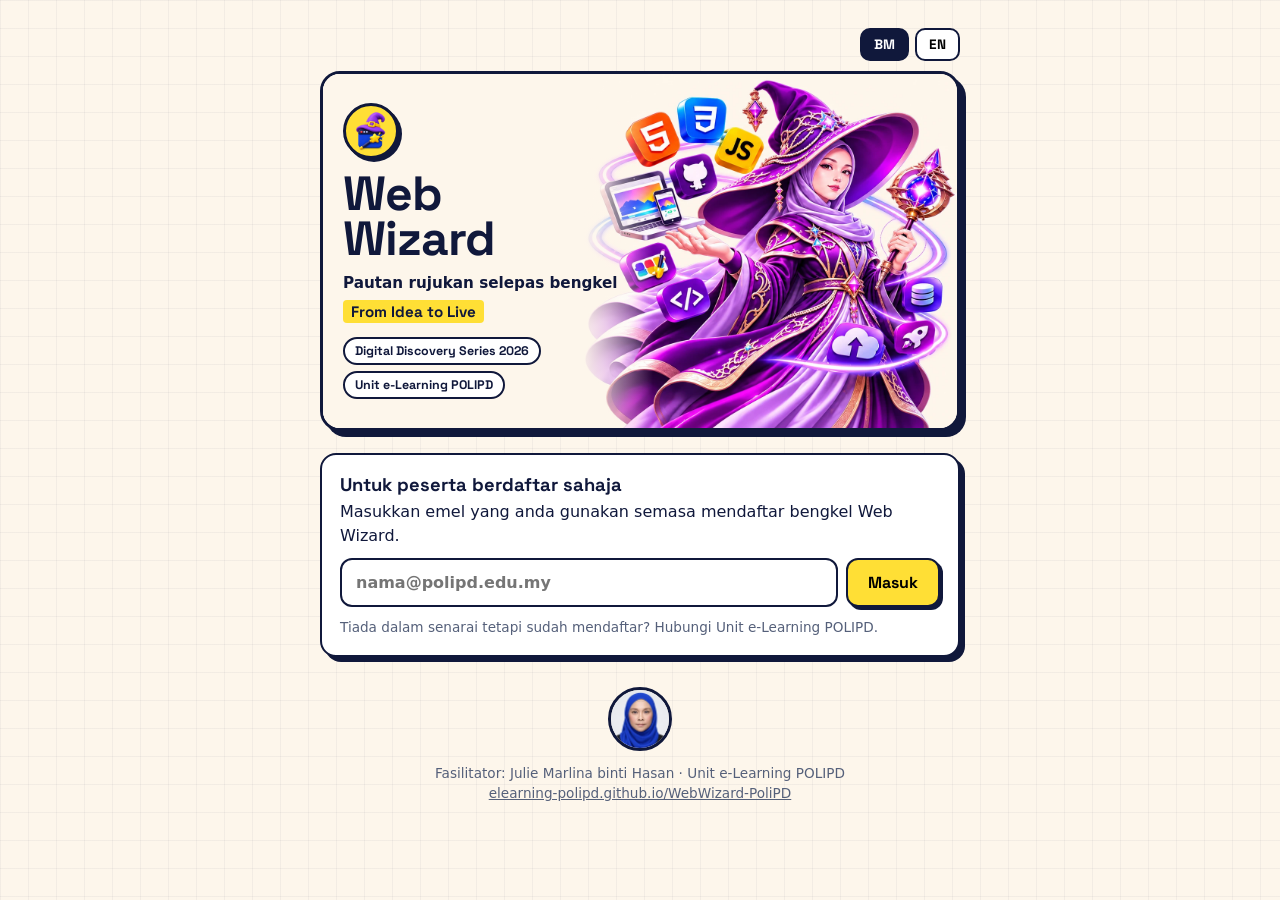
<file: pautan.html>
<!doctype html>
<html lang="ms">
<head>
<meta charset="utf-8">
<meta name="viewport" content="width=device-width,initial-scale=1">
<title>Web Wizard · Pautan Rujukan</title>
<meta name="description" content="Semua pautan selepas bengkel Web Wizard: rakaman, nota, panduan, studio dan maklum balas. Unit e-Learning POLIPD.">
<meta property="og:type" content="website">
<meta property="og:title" content="Web Wizard · Pautan Rujukan">
<meta property="og:description" content="Rakaman, nota, panduan dan alat bengkel Web Wizard dalam satu halaman.">
<meta property="og:image" content="https://elearning-polipd.github.io/WebWizard-PoliPD/assets/og-web-wizard-live.jpg?v=2">
<meta property="og:url" content="https://elearning-polipd.github.io/WebWizard-PoliPD/pautan.html">
<meta name="twitter:card" content="summary_large_image">
<link rel="icon" type="image/png" href="./assets/favicon.png">
<link rel="preconnect" href="https://fonts.googleapis.com">
<link rel="stylesheet" href="https://fonts.googleapis.com/css2?family=Space+Grotesk:wght@500;600;700&display=swap">
<style>
:root{--ink:#10183b;--paper:#fffdf7;--cream:#fdf6eb;--blue:#163bcf;--yellow:#ffdf35;--red:#e33445;--green:#1f9d55;--muted:#55607a;--line:#e3d9cf;
 --display:"Space Grotesk",system-ui,-apple-system,"Segoe UI",sans-serif;--body:system-ui,-apple-system,"Segoe UI",Roboto,sans-serif}
*{box-sizing:border-box}
body{margin:0;background:var(--cream);background-image:linear-gradient(#10183b0b 1px,transparent 1px),linear-gradient(90deg,#10183b0b 1px,transparent 1px);background-size:28px 28px;color:var(--ink);font:16px/1.5 var(--body)}
.wrap{width:min(640px,100% - 32px);margin:0 auto;padding:28px 0 48px}
.hero{position:relative;margin:0 auto 18px;border:3px solid var(--ink);border-radius:20px;overflow:hidden;box-shadow:6px 6px 0 var(--ink);background:#fdf6eb;aspect-ratio:16/9}
.hero-img{position:absolute;inset:0;display:block;width:100%;height:100%;object-fit:cover;object-position:78% 30%}
.hero-txt{position:relative;z-index:1;height:100%;width:52%;display:flex;flex-direction:column;justify-content:center;align-items:flex-start;gap:6px;padding:18px 0 18px 20px;text-align:left;background:linear-gradient(90deg,#fdf6eb 0,#fdf6eb 78%,#fdf6eb00 100%)}
.hero-txt h1{font-size:clamp(2rem,6.4vw,3rem);line-height:.95;margin:6px 0 0}
.hero-txt .sub{margin:4px 0 0;font-size:.95rem;color:var(--ink)}
.tagl{margin:0;display:inline-block;padding:2px 8px;background:var(--yellow);font:700 .95rem var(--display);border-radius:4px}
.hero-txt .meta{justify-content:flex-start;margin-top:8px}
.hero-txt .badge{position:static;width:56px;height:56px}.hero-txt .badge img{width:46px;height:46px}
.gate{margin:4px 0 18px;padding:18px;border:2px solid var(--ink);border-radius:16px;background:#fff;box-shadow:5px 5px 0 var(--ink)}
.gate .gt{display:block;font:700 1.15rem var(--display);margin-bottom:4px}
.gate p{margin:0 0 10px}
#gateForm{display:flex;gap:8px;flex-wrap:wrap}
#gEmail{flex:1 1 220px;min-width:0;padding:12px 14px;border:2px solid var(--ink);border-radius:12px;font:600 1rem var(--body)}
#gEmail:focus{outline:3px solid var(--blue);outline-offset:2px}
.gbtn{padding:12px 20px;border:2px solid var(--ink);border-radius:12px;background:var(--yellow);font:700 1rem var(--display);box-shadow:3px 3px 0 var(--ink);cursor:pointer}
.gerr{color:var(--red);font-weight:700;margin:10px 0 0!important}
.gnote{font-size:.85rem;color:var(--muted);margin:10px 0 0!important}
.who{margin:0 0 6px;font-size:.88rem;color:var(--muted);text-align:center}
.linkb{background:none;border:0;padding:0;color:var(--blue);font:inherit;font-weight:700;text-decoration:underline;cursor:pointer}
.sr{position:absolute;width:1px;height:1px;overflow:hidden;clip:rect(0 0 0 0)}
@media(max-width:560px){.hero{aspect-ratio:auto}.hero-img{position:static;height:auto;aspect-ratio:16/9;object-position:70% 30%}.hero-txt{width:auto;padding:14px 16px 16px;background:#fdf6eb;border-top:3px solid var(--ink)}.hero-txt .badge{position:absolute;top:-36px;left:14px}}
.badge{position:absolute;left:14px;bottom:14px;width:72px;height:72px;border-radius:50%;background:var(--yellow);border:3px solid var(--ink);display:grid;place-items:center;box-shadow:3px 3px 0 var(--ink)}
.badge img{width:60px;height:60px}
.gh{display:flex;align-items:center;gap:12px;margin:28px 0 12px}
.gh img{width:84px;height:48px;object-fit:cover;border-radius:10px;border:2px solid var(--ink);background:#fdf6eb;flex:none}
.gh h2{margin:0}
.fac{width:64px;height:64px;border-radius:50%;border:3px solid var(--ink);object-fit:cover;margin-bottom:6px}
.lang{display:flex;justify-content:flex-end;gap:6px;margin-bottom:10px}
.lang button{padding:6px 12px;border:2px solid var(--ink);border-radius:10px;background:#fff;font:700 .85rem var(--display);cursor:pointer}
.lang button[aria-pressed="true"]{background:var(--ink);color:#fff}
.head{text-align:center;margin-bottom:22px}
.av{width:104px;height:104px;margin:0 auto 12px;border-radius:50%;background:var(--yellow);border:3px solid var(--ink);box-shadow:4px 4px 0 var(--ink);display:grid;place-items:center;overflow:hidden}
.av img{width:92px;height:92px}
h1{margin:0;font:700 clamp(1.7rem,6vw,2.3rem)/1.1 var(--display);letter-spacing:-.02em}
.sub{margin:6px 0 0;color:var(--muted);font-weight:600}
.meta{display:inline-flex;flex-wrap:wrap;justify-content:center;gap:6px;margin-top:12px}
.meta span{padding:4px 10px;border:2px solid var(--ink);border-radius:999px;background:#fff;font:700 .78rem var(--display)}
.how{text-align:left;margin:18px 0 6px;padding:14px 16px;border:2px solid var(--ink);border-radius:14px;background:#fff6c7;box-shadow:4px 4px 0 var(--ink);font-size:.95rem}
.how b{display:block;font:700 1rem var(--display);margin-bottom:4px}
.how ol{margin:0;padding-left:20px}
h2{margin:26px 0 10px;font:700 .8rem/1 ui-monospace,Menlo,Consolas,monospace;letter-spacing:.12em;text-transform:uppercase;color:var(--muted)}
.links{display:grid;gap:12px}
a.card{display:grid;grid-template-columns:52px 1fr auto;gap:12px;align-items:center;padding:12px 14px;border:2px solid var(--ink);border-radius:14px;background:#fff;color:inherit;text-decoration:none;box-shadow:4px 4px 0 var(--ink);transition:transform .15s,box-shadow .15s}
a.card:hover{transform:translateY(-2px);box-shadow:6px 6px 0 var(--ink)}
a.card:focus-visible{outline:3px solid var(--blue);outline-offset:3px}
a.card.main{background:var(--blue);color:#fff}
a.card.main .d{color:#ffffffd9}
a.card.soon{opacity:.6;box-shadow:none;border-style:dashed;pointer-events:none}
.ic{width:52px;height:52px;border-radius:12px;background:var(--cream);display:grid;place-items:center;font-size:1.6rem;overflow:hidden}
a.card.main .ic{background:#ffffff26}
.ic img{width:44px;height:44px;object-fit:contain}
.t{display:block;font:700 1.05rem/1.25 var(--display)}
.d{display:block;margin-top:2px;font-size:.88rem;line-height:1.4;color:var(--muted)}
.go{font:700 1.2rem var(--display)}
.tag{display:inline-block;margin-left:6px;padding:1px 7px;border-radius:999px;background:var(--yellow);color:var(--ink);font:700 .68rem/1.6 var(--display);vertical-align:2px}
.tag.lock{background:var(--ink);color:#fff}
.url{display:inline-block;margin-top:6px;padding:3px 9px;border-radius:999px;background:#ffffff26;font:700 .78rem/1.4 ui-monospace,Menlo,Consolas,monospace;word-break:break-all}
.foot{margin-top:30px;text-align:center;color:var(--muted);font-size:.85rem}
.foot a{color:inherit}
@media(prefers-reduced-motion:reduce){a.card{transition:none}}
@media(max-width:420px){a.card{grid-template-columns:44px 1fr;}.go{display:none}.ic{width:44px;height:44px}.ic img{width:38px;height:38px}}
</style>
</head>
<body>
<main class="wrap">
 <div class="lang" role="group" aria-label="Bahasa / Language"><button type="button" data-lang="ms" aria-pressed="true">BM</button><button type="button" data-lang="en" aria-pressed="false">EN</button></div>
 <header class="head">
  <div class="hero">
   <img class="hero-img" src="./assets/hero-home.webp" alt="" width="1672" height="941">
   <div class="hero-txt">
    <span class="badge"><img src="./assets/icon-app.png" alt=""></span>
    <h1>Web<br>Wizard</h1>
    <p class="sub" data-i18n="sub">Pautan rujukan selepas bengkel</p>
    <p class="tagl">From Idea to Live</p>
    <div class="meta"><span>Digital Discovery Series 2026</span><span data-i18n="unit">Unit e-Learning POLIPD</span></div>
   </div>
  </div>
 </header>
 <section class="gate" id="gate" hidden>
  <b class="gt" data-i18n="gateT">Untuk peserta berdaftar sahaja</b>
  <p data-i18n="gateP">Masukkan emel yang anda gunakan semasa mendaftar bengkel Web Wizard.</p>
  <form id="gateForm" autocomplete="on"><label for="gEmail" class="sr" data-i18n="gateL">Emel pendaftaran</label>
   <input id="gEmail" type="email" inputmode="email" autocomplete="email" required placeholder="nama@polipd.edu.my">
   <button class="gbtn" type="submit" data-i18n="gateB">Masuk</button></form>
  <p class="gerr" id="gErr" role="alert" hidden data-i18n="gateE">Emel ini tiada dalam senarai peserta. Semak ejaan, atau guna emel yang anda isi dalam borang pendaftaran.</p>
  <p class="gnote" data-i18n="gateN">Tiada dalam senarai tetapi sudah mendaftar? Hubungi Unit e-Learning POLIPD.</p>
 </section>
 <div id="member" hidden>
  <p class="who"><span data-i18n="hi">Akses peserta:</span> <b id="whoEmail"></b> · <button type="button" class="linkb" id="logout" data-i18n="out">Log keluar</button></p>
  <div class="how"><b data-i18n="howT">Cara guna halaman ini</b>
   <ol><li data-i18n="how1">Pilih apa yang anda perlukan: tonton semula, baca nota atau terus bina.</li>
   <li data-i18n="how2">Setiap pautan dibuka dalam tab baharu. Halaman ini kekal di sini.</li>
   <li data-i18n="how3">Simpan halaman ini (bookmark) untuk rujukan akan datang.</li></ol></div>

 <div id="list"></div>
 </div>
 <p class="foot"><img class="fac" src="./assets/madam-julie.webp" alt="Madam Julie" width="64" height="64"><br><span data-i18n="foot">Fasilitator: Julie Marlina binti Hasan · Unit e-Learning POLIPD</span><br><a href="https://elearning-polipd.github.io/WebWizard-PoliPD/">elearning-polipd.github.io/WebWizard-PoliPD</a></p>
</main>
<script>
/* ===== EDIT YOUR LINKS HERE =====
   url: the full link. Leave it as '' and the card shows "Akan datang" (coming soon) until you add it.
   Each entry: [icon, BM title, EN title, BM how it helps, EN how it helps, url, main?] */
var BASE='https://elearning-polipd.github.io/WebWizard-PoliPD/';
var GROUPS=[
 ['Mula di sini','Start here','hero-home',[
  ['img:icon-app','Laman Web Wizard','Web Wizard website','Semua kandungan bengkel: langkah demi langkah dari idea hingga laman anda terbit.','All workshop content: step by step from an idea to your published site.',BASE,true]
 ]],
 ['Tonton & baca semula','Watch & read again','hero-atur-cara',[
  ['🎬','Rakaman video sesi','Session recording','Untuk peserta berbayar sahaja. Log masuk Google dengan emel yang anda daftarkan, kemudian tonton semula sesi penuh 11 Nov 2026.','For paid participants only. Sign in to Google with the email you registered with, then rewatch the full 11 Nov 2026 session.','https://drive.google.com/file/d/1mBCSEs0fvMLac2U3x8RRtj99RpHVpcVp/view',false,true],
  ['📝','Nota sesi','Session notes','Untuk peserta berbayar sahaja. Ringkasan apa yang dibuat dalam sesi, langkah demi langkah. Log masuk dengan emel yang anda daftarkan.','For paid participants only. A step-by-step summary of the session. Sign in with the email you registered with.','https://docs.google.com/document/d/1yguez--NsOmENCu_69DqQUBnkVP1qETSRh9Fq2ndTAk/view',false,true],
  ['img:nav-persediaan','Persediaan sebelum bengkel','Before the workshop','Senarai semak akaun, alat dan bacaan ringkas sebelum anda mula membina.','A checklist of accounts, tools and a short read before you start building.',BASE+'#persediaan']
 ]],
 ['Bina & terbit','Build & publish','hero-praktikal',[
  ['img:nav-praktikal','Satu prompt, satu laman','One prompt, one website','Salin satu prompt, masukkan bahan anda ke AI dan muat turun laman-saya.zip.','Copy one prompt, give your materials to the AI and download laman-saya.zip.',BASE+'#praktikal'],
  ['img:nav-terbit','Panduan GitHub Pages','GitHub Pages guide','9 langkah untuk menerbitkan laman anda secara percuma dengan pautan awam.','9 steps to publish your site for free with a public link.',BASE+'#github'],
  ['img:nav-kenali','Contoh laman: 4 jenis × 3 gaya','Sample sites: 4 types × 3 styles','Lihat contoh sebelum memilih jenis dan gaya laman anda.','See examples before choosing your site type and style.',BASE+'#kenali'],
  ['🛟','Soal jawab & bantuan','Q&A and help','Jawapan untuk masalah biasa: 404, gambar tak keluar, perubahan tak muncul.','Answers to common problems: 404, missing images, changes not showing.',BASE+'#soal-jawab']
 ]],
 ['Kongsi & maklum balas','Share & feedback','hero-kongsi',[
  ['img:nav-kongsi','Galeri laman peserta','Participant showcase','Kongsi pautan laman anda dan lihat hasil rakan-rakan.','Share your site link and see what others built.',BASE+'#kongsi'],
  ['✅','Kehadiran','Attendance','Sahkan kehadiran anda untuk rekod dan e-sijil.','Confirm your attendance for the record and the e-certificate.',''],
  ['⭐','Soal selidik akhir','Post-workshop survey','Pendapat anda membantu kami menambah baik siri seterusnya.','Your feedback helps us improve the next series.',BASE+'#pasca'],
  ['💬','Kumpulan Telegram','Telegram group','Tanya soalan, kongsi laman anda dan dapatkan bantuan selepas bengkel.','Ask questions, share your site and get help after the workshop.','https://t.me/+kO5h5at_oGtkZjI9']
 ]]
];
var T={ms:{sub:'Pautan rujukan selepas bengkel',unit:'Unit e-Learning POLIPD',howT:'Cara guna halaman ini',how1:'Pilih apa yang anda perlukan: tonton semula, baca nota atau terus bina.',how2:'Setiap pautan dibuka dalam tab baharu. Halaman ini kekal di sini.',how3:'Simpan halaman ini (bookmark) untuk rujukan akan datang.',foot:'Fasilitator: Julie Marlina binti Hasan · Unit e-Learning POLIPD',gateT:'Untuk peserta berdaftar sahaja',gateP:'Masukkan emel yang anda gunakan semasa mendaftar bengkel Web Wizard.',gateL:'Emel pendaftaran',gateB:'Masuk',gateE:'Emel ini tiada dalam senarai peserta. Semak ejaan, atau guna emel yang anda isi dalam borang pendaftaran.',gateN:'Tiada dalam senarai tetapi sudah mendaftar? Hubungi Unit e-Learning POLIPD.',hi:'Akses peserta:',out:'Log keluar',soon:'Akan datang',start:'Mula',paid:'Peserta berbayar'},
 en:{sub:'After-workshop reference links',unit:'Unit e-Learning POLIPD',howT:'How to use this page',how1:'Pick what you need: rewatch, read the notes or start building.',how2:'Each link opens in a new tab. This page stays here.',how3:'Bookmark this page for later.',foot:'Facilitator: Julie Marlina binti Hasan · Unit e-Learning POLIPD',gateT:'For registered participants only',gateP:'Enter the email you used to register for the Web Wizard workshop.',gateL:'Registration email',gateB:'Enter',gateE:'This email is not on the participant list. Check the spelling, or use the email you entered in the registration form.',gateN:'Registered but not on the list? Contact Unit e-Learning POLIPD.',hi:'Participant access:',out:'Sign out',soon:'Coming soon',start:'Start',paid:'Paid participants'}};
var LANG='ms';try{if(localStorage.getItem('ww-links-lang')==='en')LANG='en';}catch(e){}
function esc(s){return String(s).replace(/[&<>"]/g,function(c){return {'&':'&amp;','<':'&lt;','>':'&gt;','"':'&quot;'}[c];});}
function render(){var en=LANG==='en',i=en?1:0;document.documentElement.lang=en?'en':'ms';
 document.querySelectorAll('[data-i18n]').forEach(function(el){el.textContent=T[LANG][el.dataset.i18n];});
 document.querySelectorAll('[data-lang]').forEach(function(b){b.setAttribute('aria-pressed',String(b.dataset.lang===LANG));});
 var href=function(u){return u?u.split(BASE+'#').join(BASE+(en?'?lang=en':'')+'#'):'';};
 document.getElementById('list').innerHTML=GROUPS.map(function(g){return '<div class="gh"><img src="./assets/'+g[2]+'.webp" alt="" loading="lazy"><h2>'+esc(g[i])+'</h2></div><div class="links">'+g[3].map(function(c){
  var ic=c[0].indexOf('img:')===0?'<img src="./assets/'+c[0].slice(4)+'.png" alt="">':esc(c[0]),u=href(c[5]),soon=!u;
  return '<a class="card'+(c[6]?' main':'')+(soon?' soon':'')+'" '+(soon?'aria-disabled="true"':'href="'+esc(u)+'" target="_blank" rel="noopener"')+'><span class="ic" aria-hidden="true">'+ic+'</span><span><span class="t">'+esc(c[1+i])+(soon?'<span class="tag">'+T[LANG].soon+'</span>':'')+(c[7]?'<span class="tag lock">🔒 '+T[LANG].paid+'</span>':'')+'</span><span class="d">'+esc(c[3+i])+'</span>'+(c[6]?'<span class="url">elearning-polipd.github.io/WebWizard-PoliPD</span>':'')+'</span><span class="go" aria-hidden="true">↗</span></a>';}).join('')+'</div>';}).join('');
 document.title=en?'Web Wizard · Reference links':'Web Wizard · Pautan Rujukan';}
document.addEventListener('click',function(e){var b=e.target.closest('[data-lang]');if(!b)return;LANG=b.dataset.lang;try{localStorage.setItem('ww-links-lang',LANG);}catch(x){}render();});
render();

/* Participant check: SHA-256 of 'ww2026:'+email (first 24 hex chars) for everyone in the registration responses.
   To add someone, ask Claude for their hash or paste their email into the ALLOW list builder. */
var ALLOW=["a8a42c313aac5345e829e3ff", "9b023b18035a788b8b37b40d", "e924c029ba24aba2685286c2", "b4eb8dea25e519f9902861a9", "f73541f5e18481cb5c40a13a", "d7f8939c0d1412313c5c9184", "42779730b0c198ff484458ea", "56f28a2061e303e50c15a1fd", "df3e636da6945979b111643d", "dad813b0f43878107332b9ed", "75c65ffc03b43d3f746f722b", "c17e582bbce2e0c9798ab508", "218162ba941bd34dea9e626f", "f99337715745e82d88057ad2", "b10830de46c240faa67cf086", "ba9707d475a02d9fc3e4c6e1"];
function sha(t){return crypto.subtle.digest('SHA-256',new TextEncoder().encode(t)).then(function(b){return Array.from(new Uint8Array(b)).map(function(x){return x.toString(16).padStart(2,'0');}).join('').slice(0,24);});}
function show(email){var ok=!!email;document.getElementById('gate').hidden=ok;document.getElementById('member').hidden=!ok;document.getElementById('whoEmail').textContent=email||'';}
function check(email){email=String(email||'').trim().toLowerCase();if(!email)return Promise.resolve(false);return sha('ww2026:'+email).then(function(h){return ALLOW.indexOf(h)>=0?email:false;});}
document.getElementById('gateForm').addEventListener('submit',function(e){e.preventDefault();var v=document.getElementById('gEmail').value;check(v).then(function(ok){var er=document.getElementById('gErr');if(ok){er.hidden=true;try{localStorage.setItem('ww-links-email',ok);}catch(x){}show(ok);}else{er.hidden=false;}});});
document.getElementById('logout').addEventListener('click',function(){try{localStorage.removeItem('ww-links-email');}catch(x){}show('');document.getElementById('gEmail').value='';});
(function(){var saved='';try{saved=localStorage.getItem('ww-links-email')||'';}catch(x){}check(saved).then(function(ok){show(ok||'');});})();
</script>
</body>
</html>
</file>
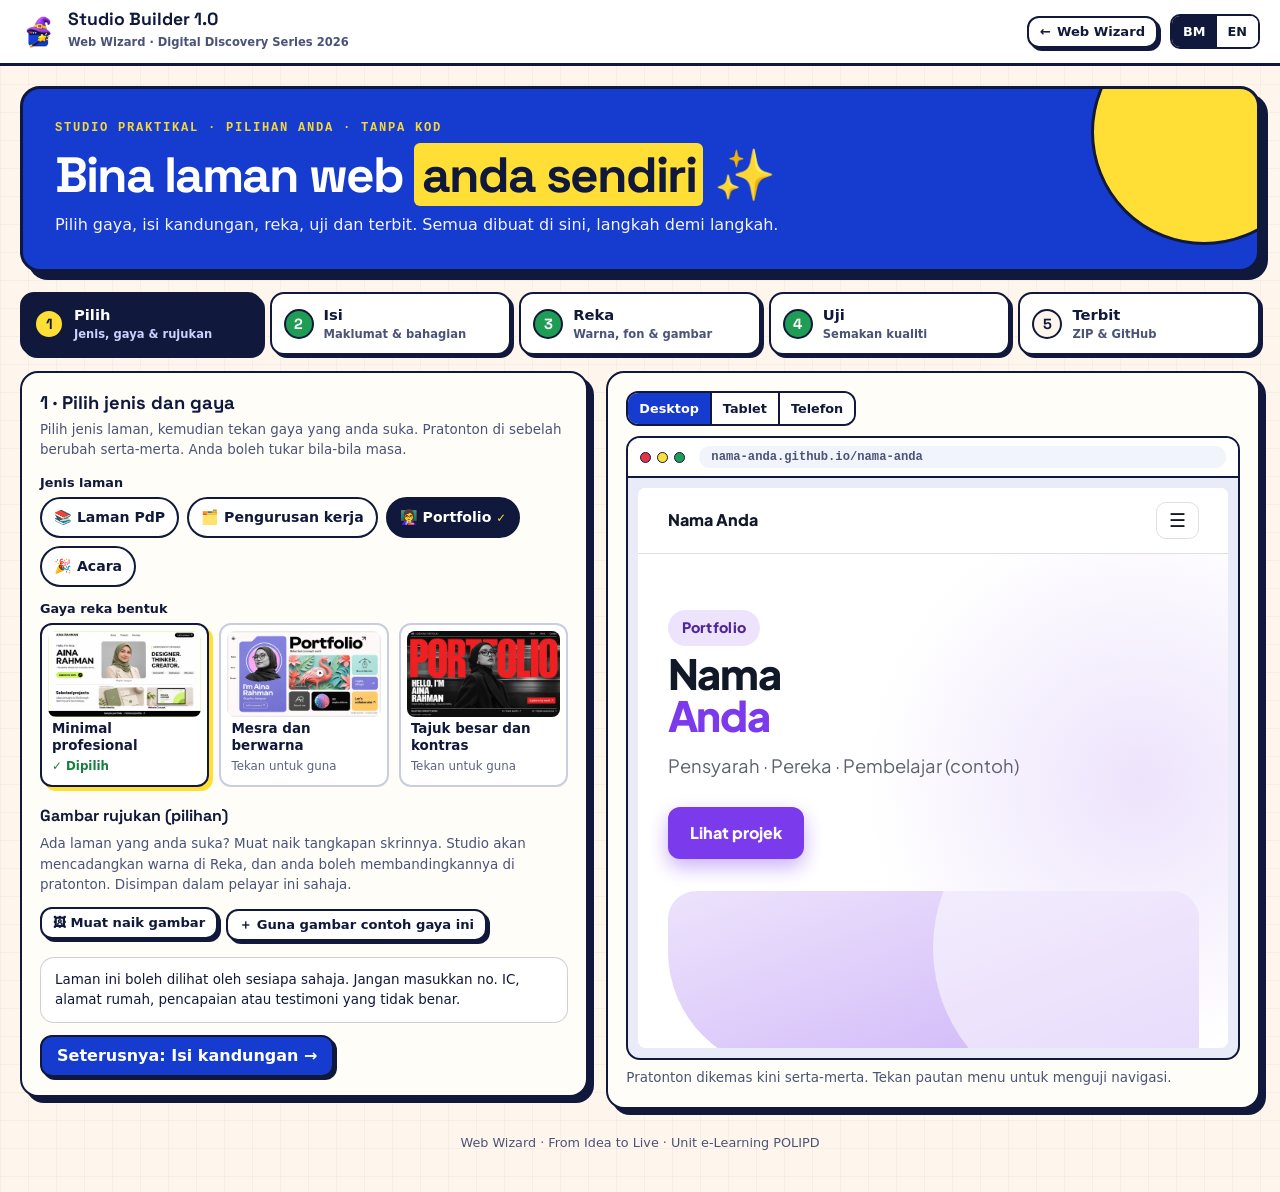
<file: studio.html>
<!doctype html>
<html lang="ms">
<head>
<meta charset="utf-8">
<meta name="viewport" content="width=device-width,initial-scale=1">
<title>Studio Builder 1.0 · Web Wizard</title>
<link rel="icon" href="./assets/favicon.png">
<link rel="preconnect" href="https://fonts.googleapis.com">
<link href="https://fonts.googleapis.com/css2?family=Space+Grotesk:wght@500;600;700&display=swap" rel="stylesheet">
<style>
:root{--blue:#163bcf;--ink:#10183b;--cream:#fef6ec;--paper:#fffdf7;--yellow:#ffdf35;--red:#e33445;--green:#1f9d55;--muted:#4a5378;--display:"Space Grotesk",system-ui,-apple-system,"Segoe UI",sans-serif}
*{box-sizing:border-box}
html{overflow-x:clip}
body{margin:0;font-family:system-ui,-apple-system,"Segoe UI",Roboto,sans-serif;color:var(--ink);background:var(--cream);background-image:linear-gradient(#10183b08 1px,transparent 1px),linear-gradient(90deg,#10183b08 1px,transparent 1px);background-size:28px 28px;line-height:1.5}
button,input,textarea,select{font:inherit;color:inherit}
button{cursor:pointer}
a{color:var(--blue)}
:focus-visible{outline:3px solid var(--blue);outline-offset:2px}
[hidden]{display:none!important}
.skip{position:absolute;left:12px;top:-60px;z-index:99;padding:10px 16px;border-radius:10px;background:var(--ink);color:#fff;font-weight:700;border:2px solid var(--yellow)}.skip:focus{top:12px}
.top{position:sticky;top:0;z-index:30;background:#fff;border-bottom:3px solid var(--ink)}
.top-in{max-width:1500px;margin:auto;padding:10px 20px;display:flex;align-items:center;gap:12px}
.brand{display:flex;align-items:center;gap:10px;text-decoration:none;color:var(--ink)}
.brand img{width:38px;height:38px}
.brand b{font:700 1.1rem var(--display);display:block;line-height:1.1}
.brand small{font-size:.72rem;color:var(--muted);font-weight:600}
.sp{flex:1}
.save-state{font-size:.78rem;font-weight:700;color:var(--green)}
.lang{display:flex;border:2px solid var(--ink);border-radius:10px;overflow:hidden}
.lang button{border:0;background:#fff;padding:6px 11px;font-weight:800;font-size:.8rem}
.lang button.on{background:var(--ink);color:#fff}
.btn{display:inline-flex;align-items:center;justify-content:center;gap:6px;font-weight:800;border:2px solid var(--ink);border-radius:12px;padding:9px 15px;background:var(--yellow);color:var(--ink);text-decoration:none;box-shadow:3px 3px 0 var(--ink);transition:transform .12s,box-shadow .12s;line-height:1.2}
.btn:hover{transform:translate(-1px,-1px);box-shadow:4px 4px 0 var(--ink)}
.btn:active{transform:translate(2px,2px);box-shadow:1px 1px 0 var(--ink)}
.btn.blue{background:var(--blue);color:#fff}.btn.white{background:#fff}.btn.red{background:#fff;color:var(--red);border-color:var(--red);box-shadow:3px 3px 0 var(--red)}
.btn.sm{padding:6px 11px;font-size:.82rem}.btn.xs{padding:3px 8px;font-size:.75rem;box-shadow:2px 2px 0 var(--ink);border-radius:8px}
main{max-width:1500px;margin:auto;padding:20px 20px 40px}
.hero{position:relative;overflow:hidden;background:var(--blue);color:#fff;border:3px solid var(--ink);border-radius:20px;box-shadow:8px 8px 0 var(--ink);padding:clamp(20px,3vw,32px);margin-bottom:20px}
.hero:before{content:"";position:absolute;right:-60px;top:-70px;width:220px;height:220px;border-radius:50%;background:var(--yellow);border:3px solid var(--ink)}
.hero>*{position:relative;z-index:1;max-width:820px}
.kick{font:700 .76rem ui-monospace,Menlo,monospace;letter-spacing:.14em;text-transform:uppercase;color:var(--yellow);margin:0 0 14px}
.hero h1{font:700 clamp(1.9rem,4.2vw,3.1rem)/1.12 var(--display);letter-spacing:-.04em;margin:12px 0 10px}
.hero h1 mark{background:var(--yellow);color:var(--ink);padding:0 .15em;border-radius:6px}
.hero p{margin:0;opacity:.95}
.banner{display:flex;flex-wrap:wrap;gap:10px;align-items:center;justify-content:space-between;margin:0 0 16px;padding:10px 14px;border-radius:14px;background:#fff6c7;border:2px solid var(--ink);font-weight:600;font-size:.9rem}
/* area tabs */
.areas{display:grid;grid-template-columns:repeat(5,minmax(0,1fr));gap:8px;margin:0 0 16px;padding:0;list-style:none}
.areas button{all:unset;box-sizing:border-box;cursor:pointer;display:flex;align-items:center;gap:10px;width:100%;padding:10px 12px;background:#fff;border:2px solid var(--ink);border-radius:14px;box-shadow:3px 3px 0 var(--ink);font-weight:800;font-size:.92rem}
.areas b{flex:0 0 30px;height:30px;border-radius:50%;display:grid;place-items:center;background:var(--cream);border:2px solid var(--ink);font-family:var(--display)}
.areas small{display:block;font-weight:600;font-size:.72rem;color:var(--muted)}
.areas button.on{background:var(--ink);color:#fff}.areas button.on small{color:#c9d1ff}.areas button.on b{background:var(--yellow);color:var(--ink)}
.areas button:focus-visible{outline:3px solid var(--blue);outline-offset:2px}
.areas .ok b{background:var(--green);color:#fff}
.layout{display:grid;grid-template-columns:minmax(0,1fr) minmax(0,1.15fr);gap:18px;align-items:start}
.panel{background:var(--paper);border:2px solid var(--ink);border-radius:18px;box-shadow:6px 6px 0 var(--ink);padding:18px;min-width:0}
.panel h2{display:flex;align-items:center;gap:10px;font:700 1.15rem var(--display);margin:0 0 6px}
.panel h3{font:700 1rem var(--display);margin:18px 0 8px}
.hint{font-size:.84rem;color:var(--muted);margin:0 0 12px}
.box{padding:12px 14px;border-radius:14px;background:#fff;border:1.5px solid #10183b33;margin-bottom:12px}
.box.y{background:#fff6c7;border-color:var(--ink)}
.copybig{background:var(--yellow);font-size:.86rem;padding:8px 14px}
.aiopen{display:flex;flex-wrap:wrap;align-items:center;gap:6px;padding:8px 10px;border-bottom:2px solid var(--ink);background:#fffdf2;font-size:.8rem;font-weight:700}.aiopen span{margin-right:2px}
.copybig.copied{background:#16a34a;color:#fff;border-color:#16a34a}
.prompt header{flex-wrap:wrap}
.cvx-head{display:flex;flex-direction:column;gap:3px;margin-bottom:6px}.cvx-head b{font-size:1.05rem}.cvx-head small{font-size:.86rem}
.cvx-k{display:flex;align-items:flex-start;gap:8px}.cvx-k i,.stepH i{flex:none;display:inline-grid;place-items:center;width:26px;height:26px;border-radius:50%;background:var(--ink);color:#fff;font-style:normal;font-size:.85rem}
.stepH{display:flex;align-items:center;gap:8px}
.lead2{font-size:1rem;margin:4px 0 12px}
.bpick{display:grid;grid-template-columns:1fr 1fr;gap:12px;margin-bottom:14px}
.bcard{display:flex;flex-direction:column;gap:6px;text-align:left;padding:16px;border:2px solid var(--ink);border-radius:14px;background:#fff;box-shadow:4px 4px 0 var(--ink);cursor:pointer;font:inherit;color:inherit}
.bcard.rec{background:#fff6c7}
.bcard:hover{transform:translateY(-2px)}
.bcard:focus-visible,.linkb:focus-visible{outline:3px solid var(--blue);outline-offset:2px}
.bcard .bt{font-weight:900;font-size:1.15rem}.bcard .tag{align-self:flex-start;font-size:.75rem;font-weight:800;padding:2px 8px;border-radius:999px;background:var(--ink);color:#fff}.bcard .bd{font-size:.88rem;line-height:1.45}
.mbar{display:flex;justify-content:space-between;align-items:center;gap:8px;flex-wrap:wrap;padding:8px 12px;border-radius:10px;background:#eef2ff;font-weight:800;font-size:.88rem;margin-bottom:12px}
.linkb{background:none;border:0;padding:0;color:var(--blue);font:inherit;font-weight:700;font-size:.85rem;text-decoration:underline;cursor:pointer}
.okbox{margin-bottom:14px;font-size:.92rem}
.more.opt{margin:6px 0 14px}
.skl{font-size:.72rem;font-weight:700;opacity:.7;margin:0 0 0 2px}
.sec-h select{max-width:150px;flex:0 0 auto}.sec-h input[data-stitle]{flex:1 1 140px;min-width:0}
@media(max-width:560px){.bpick{grid-template-columns:1fr}}
.cvx summary{cursor:pointer;display:flex;flex-direction:column;gap:2px;list-style:none}.cvx summary::-webkit-details-marker{display:none}.cvx summary b{font-size:1rem}.cvx summary small{font-size:.82rem;opacity:.8}.cvx[open] summary{margin-bottom:8px}.cvx-k{margin:10px 0 6px;font-weight:800;font-size:.9rem}.cvx textarea{width:100%;box-sizing:border-box}
.box.g{background:#eafbf0;border-color:var(--green)}
.field{margin-bottom:11px}
label,.lab{display:block;font-size:.8rem;font-weight:800;margin-bottom:5px}
input,textarea,select{width:100%;border:2px solid #10183b40;border-radius:10px;padding:8px 10px;background:#fff}
input:focus,textarea:focus,select:focus{border-color:var(--blue);outline:none;box-shadow:0 0 0 3px #163bcf33}
textarea{resize:vertical;min-height:64px}
input[type=color]{height:42px;padding:3px;cursor:pointer}
.row{display:flex;gap:10px}.row>*{flex:1;min-width:0}
.seg{display:flex;flex-wrap:wrap;gap:6px}
.seg button{border:2px solid var(--ink);background:#fff;border-radius:999px;padding:5px 11px;font-weight:700;font-size:.8rem}
.seg button.on{background:var(--ink);color:#fff}
.tpls{display:grid;grid-template-columns:repeat(4,minmax(0,1fr));gap:8px}
.tpl{all:unset;box-sizing:border-box;cursor:pointer;display:flex;flex-direction:column;gap:4px;padding:7px;border-radius:12px;background:#fff;border:2px solid #10183b33}
.tpl.on{border-color:var(--ink);box-shadow:3px 3px 0 var(--ink);background:#fff6c7}
.tpl .th{aspect-ratio:16/9;border-radius:8px;overflow:hidden;border:1.5px solid var(--ink);background:linear-gradient(135deg,#7c3aed,#f472b6)}
.tpl .th img{width:100%;height:100%;object-fit:cover;object-position:top;display:block}
.tpl b{font:700 .8rem var(--display)}
.tpl:focus-visible{outline:3px solid var(--blue);outline-offset:2px}
.swatches{display:flex;flex-wrap:wrap;gap:6px;margin-top:6px}
.swatches button{width:28px;height:28px;border-radius:50%;border:2px solid var(--ink);background:var(--c)}
.chips{display:flex;flex-wrap:wrap;gap:6px}
.chip{display:inline-flex;align-items:center;gap:6px;padding:4px 10px;border-radius:999px;background:#e8edff;font-size:.78rem;font-weight:700}
.chip i{width:12px;height:12px;border-radius:50%;background:var(--c);border:1.5px solid var(--ink)}
/* sections */
.secs{display:grid;gap:10px}
.sec{border:2px solid var(--ink);border-radius:14px;background:#fff;overflow:hidden}
.sec-h{display:flex;align-items:center;gap:8px;padding:8px 10px;background:#f4f6ff;border-bottom:1.5px solid #10183b22;flex-wrap:wrap}
.sec-h .k{font:700 .7rem ui-monospace,Menlo,monospace;text-transform:uppercase;letter-spacing:.06em;padding:2px 8px;border-radius:999px;background:var(--ink);color:var(--yellow)}
.sec-h input{flex:1;min-width:120px;padding:5px 8px;font-weight:700}
.sec-b{padding:10px}
.item{display:grid;grid-template-columns:1fr 1.4fr auto;gap:6px;margin-bottom:6px;align-items:start}
.item textarea{min-height:40px}
.item .ops{display:flex;gap:4px}
.add{display:flex;flex-wrap:wrap;gap:6px;align-items:center}
/* checks */
.checks{list-style:none;margin:0;padding:0;display:grid;gap:8px}
.checks li{display:flex;gap:10px;align-items:flex-start;padding:9px 12px;border-radius:12px;border:1.5px solid;font-size:.88rem}
.checks li.ok{background:#eafbf0;border-color:#9fe0b6}.checks li.warn{background:#fff4e5;border-color:#f7b267}.checks li.bad{background:#fee4e2;border-color:#f39a92}
.checks b{flex:0 0 auto}
/* preview */
.pv{position:sticky;top:76px}
html.embed .pv{position:static}
.pv-tools{display:flex;justify-content:space-between;align-items:center;gap:8px;flex-wrap:wrap;margin-bottom:10px}
.dev{display:flex;border:2px solid var(--ink);border-radius:12px;overflow:hidden}
.dev button{border:0;background:#fff;padding:6px 11px;font-weight:700;font-size:.8rem;border-right:2px solid var(--ink)}
.dev button:last-child{border-right:0}
.dev button.on{background:var(--blue);color:#fff}
.browser{border:2px solid var(--ink);border-radius:14px;overflow:hidden;background:#e9ecf8}
.bar{display:flex;align-items:center;gap:6px;padding:8px 12px;background:#fff;border-bottom:2px solid var(--ink)}
.bar i{width:11px;height:11px;border-radius:50%;background:var(--red);border:1.5px solid var(--ink)}.bar i:nth-child(2){background:var(--yellow)}.bar i:nth-child(3){background:var(--green)}
.bar em{flex:1;margin-left:8px;font:600 .76rem ui-monospace,Menlo,monospace;font-style:normal;background:#f2f4fb;border-radius:999px;padding:4px 12px;color:var(--muted);white-space:nowrap;overflow:hidden;text-overflow:ellipsis}
.stage{display:flex;justify-content:center;gap:10px;padding:10px}
.stage>*{min-width:0}
.preview{width:100%;height:560px;background:#fff;border:0;border-radius:8px;transition:width .3s}
.preview.tablet{width:640px;max-width:100%}.preview.mobile{width:375px;max-width:100%}
.refview{flex:1;max-height:560px;overflow:auto;border-radius:8px;background:#fff}
.refview img{width:100%;display:block}
.stage.cmp .preview{width:50%}
.code{width:100%;min-height:220px;background:#10183b;color:#dfe6ff;border:2px solid var(--ink);border-radius:12px;padding:12px;font:12px/1.55 ui-monospace,SFMono-Regular,Consolas,monospace;tab-size:2}
.tabs{display:flex;gap:6px;margin:10px 0 8px;flex-wrap:wrap}
.tabs button{border:2px solid var(--ink);background:#fff;border-radius:10px;padding:5px 12px;font:700 .8rem ui-monospace,Menlo,monospace}
.tabs button.on{background:var(--ink);color:var(--yellow)}
.actions{display:flex;flex-wrap:wrap;gap:8px;margin-top:12px;align-items:center}
.status{font-size:.84rem;font-weight:700;color:var(--green);min-height:20px;margin-top:8px}
.refs{display:flex;flex-wrap:wrap;gap:8px;margin:8px 0}
.ref{position:relative;width:110px;height:72px;border-radius:10px;overflow:hidden;border:2px solid var(--ink);cursor:pointer}
.ref.on{box-shadow:0 0 0 3px var(--yellow)}
.ref img{width:100%;height:100%;object-fit:cover}
.ref button{position:absolute;top:3px;right:3px;width:20px;height:20px;border-radius:50%;border:1.5px solid var(--ink);background:#fff;font-size:.7rem;line-height:1;padding:0}
.prompt{border:2px solid var(--ink);border-radius:12px;overflow:hidden;margin-bottom:10px}
.prompt header{display:flex;justify-content:space-between;align-items:center;gap:8px;padding:7px 10px;background:#fff6c7;border-bottom:2px solid var(--ink);font-weight:800;font-size:.85rem}
.prompt pre{margin:0;padding:10px;white-space:pre-wrap;font:12.5px/1.5 system-ui,sans-serif;background:#fffdf2;max-height:180px;overflow:auto}
details.more{border:1.5px solid #10183b33;border-radius:12px;padding:8px 12px;background:#fff;margin-bottom:10px}
details.more summary{cursor:pointer;font-weight:800}
.steps5{list-style:none;margin:10px 0 0;padding:0;display:grid;gap:8px}
.steps5 li{display:flex;gap:10px;align-items:flex-start;padding:10px 12px;border-radius:12px;background:var(--cream);border:1.5px solid #10183b22;font-size:.9rem}
.steps5 li>b{flex:0 0 26px;height:26px;border-radius:50%;display:grid;place-items:center;background:var(--blue);color:#fff;font-family:var(--display)}
.steps5 code{background:#e8edff;border-radius:6px;padding:1px 5px}
kbd{background:#1f883d;color:#fff;border-radius:6px;padding:1px 7px;font:700 .8rem system-ui}
.foot{text-align:center;font-size:.8rem;color:var(--muted);margin:24px 0 0}
@media(max-width:1100px){.layout{grid-template-columns:1fr}.pv{position:static}.tpls{grid-template-columns:repeat(2,1fr)}}
@media(max-width:700px){main{padding:12px 12px 28px}.areas{display:flex;overflow-x:auto;padding-bottom:6px}.areas li{flex:0 0 auto}.areas small{display:none}.brand small,.save-state{display:none}.back-t{display:none}.hero:before{width:100px;height:100px;right:-36px;top:-36px}.kick{padding-right:64px}.item{grid-template-columns:1fr}.preview{height:480px}.stage.cmp{flex-direction:column}.stage.cmp .preview{width:100%}}
@media(prefers-reduced-motion:reduce){*{transition:none!important}}
html.embed body{background:transparent}
html.embed .top,html.embed .hero,html.embed .skip,html.embed .foot{display:none}
html.embed main{padding:4px 8px 16px}
.toktab{margin-top:12px;padding:12px;border-radius:10px;background:#f6f7fc}.toks{display:flex;flex-wrap:wrap;gap:6px;margin:8px 0}.tok{display:flex;align-items:center;gap:6px;padding:4px 8px;border:1px solid #d9dcea;border-radius:8px;background:#fff;font-size:.78rem}.tok i{width:18px;height:18px;border-radius:5px;border:1px solid #0002}.tok code{font-size:.72rem;color:#5b6280}
.tokc{list-style:none;padding:0;margin:4px 0;font-size:.82rem}.tokc .ok{color:#15803d}.tokc .warn{color:#b45309}
#tokIn{width:100%;font:12px/1.4 ui-monospace,Menlo,monospace}
.ptypes{display:flex;flex-wrap:wrap;gap:8px}.ptype{font:inherit;font-weight:700;font-size:.88rem;padding:8px 12px;border:2px solid var(--ink,#10183b);border-radius:999px;background:#fff;cursor:pointer}.ptype.on{background:var(--ink,#10183b);color:#fff}.ptype small{color:#16a34a;font-weight:800}.ptype.on small{color:#ffdf35}
.pstyles{display:grid;grid-template-columns:repeat(3,minmax(0,1fr));gap:10px}.pstyle{font:inherit;text-align:left;padding:6px 6px 10px;border:2px solid #c9cde0;border-radius:12px;background:#fff;cursor:pointer;display:flex;flex-direction:column;gap:4px}.pstyle img{width:100%;aspect-ratio:16/9;object-fit:cover;border-radius:8px;background:#eef0fa}.pstyle b{font-size:.84rem;line-height:1.2;padding:0 4px}.pstyle small{font-size:.74rem;color:#5b6280;padding:0 4px}
.pstyle.on{border-color:var(--ink,#10183b);box-shadow:4px 4px 0 var(--yellow,#ffdf35)}.pstyle.on small{color:#15803d;font-weight:800}.pstyle.pend{border-color:var(--blue,#163bcf)}.pstyle:focus-visible,.ptype:focus-visible{outline:3px solid var(--blue,#163bcf);outline-offset:2px}
@media(max-width:520px){.pstyles{grid-template-columns:1fr 1fr}}
.adv>summary{font-weight:800}
.basethumb{display:block;width:100%;max-width:360px;aspect-ratio:16/9;object-fit:cover;border-radius:10px;border:2px solid var(--ink,#10183b);margin:0 0 10px}
.imgslot{display:grid;grid-template-columns:72px 1fr;gap:12px;align-items:center;padding:10px;border:2px dashed #c9cde0;border-radius:12px;margin:8px 0;background:#fff}.imgslot.ok{border-style:solid;border-color:var(--green,#16a34a)}
.imgslot .th{width:72px;height:54px;border-radius:8px;overflow:hidden;background:#eef0fa;display:grid;place-items:center;font-size:1.4rem}.imgslot .th img{width:100%;height:100%;object-fit:cover}.imgslot b{display:block;font-size:.9rem}.imgslot small{color:#5b6280;font-size:.78rem;word-break:break-all}
</style>
</head>
<body>
<a class="skip" href="#content" data-t="skip">Langkau ke studio</a>
<header class="top"><div class="top-in">
  <a class="brand" href="./index.html#utama" target="_top"><img src="./assets/icon-app.png" alt=""><span><b>Studio Builder 1.0</b><small>Web Wizard · Digital Discovery Series 2026</small></span></a>
  <span class="sp"></span>
  <span class="save-state" id="saveState" aria-live="polite"></span>
  <a class="btn white sm" href="./index.html#praktikal" target="_top" aria-label="Web Wizard">←<span class="back-t"> Web Wizard</span></a>
  <div class="lang" role="group" aria-label="Language"><button type="button" data-lang="ms">BM</button><button type="button" data-lang="en">EN</button></div>
</div></header>

<main id="content">
  <section class="hero">
    <p class="kick" data-t="kick">Studio praktikal · Pilihan anda · Tanpa kod</p>
    <h1 data-t="h1" data-html>Bina laman web <mark>anda sendiri</mark> ✨</h1>
    <p data-t="lead">Pilih gaya, isi kandungan, reka, uji dan terbit. Semua dibuat di sini, langkah demi langkah.</p>
  </section>

  <div class="banner" id="resume" hidden><span id="resumeText"></span><span class="actions" style="margin:0"><button class="btn sm white" type="button" id="resumeNew"></button></span></div>

  <ul class="areas" role="tablist" id="areas">
    <li><button type="button" role="tab" data-area="plan"><b>1</b><span><span data-t="a1">Pilih</span><small data-t="a1s">Jenis, gaya & rujukan</small></span></button></li>
    <li><button type="button" role="tab" data-area="build"><b>2</b><span><span data-t="a3">Isi</span><small data-t="a3s">Maklumat & bahagian</small></span></button></li>
    <li><button type="button" role="tab" data-area="design"><b>3</b><span><span data-t="a2">Reka</span><small data-t="a2s">Warna, fon & gambar</small></span></button></li>
    <li><button type="button" role="tab" data-area="test"><b>4</b><span><span data-t="a4">Uji</span><small data-t="a4s">Semakan kualiti</small></span></button></li>
    <li><button type="button" role="tab" data-area="publish"><b>5</b><span><span data-t="a5">Terbit</span><small data-t="a5s">ZIP & GitHub</small></span></button></li>
  </ul>

  <div class="layout">
    <section class="panel" id="work" aria-live="off"></section>
    <section class="panel pv" aria-label="Preview">
      <div class="pv-tools">
        <div class="dev" role="group" id="dev"><button type="button" data-device="desktop" class="on">Desktop</button><button type="button" data-device="tablet">Tablet</button><button type="button" data-device="mobile" data-t="dMob">Telefon</button></div>
        <div class="seg" role="group" id="cmpSeg"></div>
      </div>
      <div class="browser"><div class="bar"><i></i><i></i><i></i><em id="url">nama-anda.github.io/laman-saya</em></div>
        <div class="stage" id="stage"><div class="refview" id="refview" hidden></div><iframe class="preview" id="preview" title="Preview" sandbox="allow-scripts"></iframe></div></div>
      <p class="hint" style="margin:8px 0 0" data-t="pvHint">Pratonton dikemas kini serta-merta. Tekan pautan menu untuk menguji navigasi.</p>
    </section>
  </div>
  <p class="foot">Web Wizard · From Idea to Live · Unit e-Learning POLIPD</p>
</main>

<script src="./jszip.min.js"></script>
<script>
(function(){
'use strict';
var EMBED=/[?&]embed=1/.test(location.search);if(EMBED)document.documentElement.classList.add('embed');
var KEY='ww-studio-project-v1';
var store={get:function(k){try{return localStorage.getItem(k);}catch(e){return null;}},set:function(k,v){try{localStorage.setItem(k,v);return true;}catch(e){return false;}},del:function(k){try{localStorage.removeItem(k);}catch(e){}}};
var LANG=(function(){var q=new URLSearchParams(location.search).get('lang');if(q==='en'||q==='ms')return q;return store.get('ww-studio-lang')||'ms';})();
var $=function(i){return document.getElementById(i);};
var esc=function(s){return String(s==null?'':s).replace(/[&<>"']/g,function(c){return {'&':'&amp;','<':'&lt;','>':'&gt;','"':'&quot;',"'":'&#39;'}[c];});};
var X=function(bm,en){return LANG==='en'?en:bm;};
var uid=function(){return 's'+Math.random().toString(36).slice(2,8);};

/* ---------- UI text ---------- */
var T={skip:['Langkau ke studio','Skip to the studio'],kick:['Studio praktikal · Pilihan anda · Tanpa kod','Practical studio · Your choices · No code'],
 h1:['Bina laman web <mark>anda sendiri</mark> ✨','Build <mark>your own</mark> website ✨'],
 lead:['Pilih gaya, isi kandungan, reka, uji dan terbit. Semua dibuat di sini, langkah demi langkah.','Choose a style, add your content, design, test and publish. Everything happens here, step by step.'],
 a1:['Pilih','Choose'],a1s:['Jenis, gaya & rujukan','Type, style & references'],a2:['Reka','Design'],a2s:['Warna, fon & gambar','Colours, fonts & images'],a3:['Isi','Content'],a3s:['Maklumat & bahagian','Details & sections'],a4:['Uji','Test'],a4s:['Semakan kualiti','Quality checks'],a5:['Terbit','Publish'],a5s:['ZIP & GitHub','ZIP & GitHub'],
 dMob:['Telefon','Phone'],pvHint:['Pratonton dikemas kini serta-merta. Tekan pautan menu untuk menguji navigasi.','The preview updates instantly. Tap the menu links to test navigation.']};
var L=function(k){var v=T[k];return v?(LANG==='en'?v[1]:v[0]):k;};

/* ---------- presets ---------- */
var TYPES={
 pdp:{img:'pdp',n:['📚 Laman PdP','📚 Teaching & learning'],c:'#163bcf'},
 kerja:{img:'kerja',n:['🗂️ Pengurusan kerja','🗂️ Work management'],c:'#0d9488'},
 portfolio:{img:'portfolio',n:['👩‍🏫 Portfolio','👩‍🏫 Portfolio'],c:'#7c3aed'},
 acara:{img:'acara',n:['🎉 Acara','🎉 Event'],c:'#e33445'}};
var STYLES={min:{n:['Minimal profesional','Professional minimalist'],theme:'light',bg:'#ffffff',corners:'soft',hero:'split',card:'line'},
 fun:{n:['Mesra dan berwarna','Friendly and colourful'],theme:'light',bg:'#ffffff',corners:'soft',hero:'split',card:'tint'},
 bold:{n:['Tajuk besar dan kontras','Bold headings and contrast'],theme:'light',bg:'#fbf5e6',corners:'soft',hero:'centre',card:'thick'}};
var OLD_BG={min:'#ffffff',fun:'#fff7ed',bold:'#0b0b0b'};
/* fon ikut gaya (sama seperti contoh di Kenali) */
var SKIN_FONT={min:{h:"'Plus Jakarta Sans', system-ui, sans-serif",b:"'Plus Jakarta Sans', system-ui, sans-serif",g:'Plus+Jakarta+Sans:wght@400;600;800'},
 fun:{h:"'Rubik', 'Trebuchet MS', sans-serif",b:"'Rubik', 'Trebuchet MS', sans-serif",g:'Rubik:wght@400;600;800;900'},
 bold:{h:"'Anton', Impact, 'Arial Narrow Bold', sans-serif",b:"'Inter', system-ui, sans-serif",g:'Anton&family=Inter:wght@400;600;800'}};
var KICK={pdp:['Laman pembelajaran','Learning site'],kerja:['Hab kerja unit','Unit work hub'],portfolio:['Portfolio','Portfolio'],acara:['Persidangan & bengkel','Conference & workshop']};
var KINDS={text:['Teks','Text'],cards:['Kad','Cards'],list:['Senarai','List'],gallery:['Galeri','Gallery'],faq:['Soalan lazim (akordion)','FAQ (accordion)'],tabs:['Tab','Tabs'],contact:['Hubungi','Contact']};
function it(t,d){return {t:t,d:d||''};}
/* v43: satu rekod projek dikongsi dengan Kenali. Terima semua bentuk ID (pdp/min, nama BM, nama EN, gx-min). */
function normType(x){x=String(x||'').toLowerCase();if(!x)return '';if(TYPES[x])return x;if(/pdp|teaching|learning|pembelajaran/.test(x))return 'pdp';if(/kerja|work/.test(x))return 'kerja';if(/portfolio/.test(x))return 'portfolio';if(/acara|event/.test(x))return 'acara';return '';}
function normStyle(x){x=String(x||'').toLowerCase().replace(/^gx-/,'');if(!x)return '';if(STYLES[x])return x;if(/minimal|professional|profesional/.test(x))return 'min';if(/mesra|friendly|colou?r|berwarna/.test(x))return 'fun';if(/bold|kontras|contrast|besar/.test(x))return 'bold';return '';}
var RKEY='ww-refs-v1',IKEY='ww-img-v1',BRIDGE={};
function readJSON(k,d){var raw=store.get(k)||BRIDGE[k];if(!raw)return d;try{var o=JSON.parse(raw);return o==null?d:o;}catch(e){return d;}}
function writeJSON(k,o){var t=JSON.stringify(o);BRIDGE[k]=t;var ok=store.set(k,t);if(!ok)flashSoon(X('Storan pelayar penuh. Gambar kekal sehingga halaman ditutup; eksport projek anda.','Browser storage is full. Images stay until you close the page; export your project.'));return ok;}
var flashSoonT;function flashSoon(m){clearTimeout(flashSoonT);flashSoonT=setTimeout(function(){if(typeof flash==='function')flash(m,true);},50);}
function getImgs(){var o=readJSON(IKEY,{});return o&&typeof o==='object'?o:{};}
function setImg(key,val){var o=getImgs();if(val)o[key]=val;else delete o[key];writeJSON(IKEY,o);}
/* kecilkan gambar supaya muat dalam storan pelayar */
function shrink(file,max,png,cb){var r=new FileReader();r.onload=function(){var img=new Image();img.onload=function(){var k=Math.min(1,max/Math.max(img.naturalWidth,img.naturalHeight)),c=document.createElement('canvas');c.width=Math.max(1,Math.round(img.naturalWidth*k));c.height=Math.max(1,Math.round(img.naturalHeight*k));var x=c.getContext('2d');if(!png){x.fillStyle='#ffffff';x.fillRect(0,0,c.width,c.height);}x.drawImage(img,0,0,c.width,c.height);cb(c.toDataURL(png?'image/png':'image/jpeg',.84),img);};img.onerror=function(){cb(null);};img.src=r.result;};r.readAsDataURL(file);}
function presetSections(type){var en=LANG==='en',c=en?'(example)':'(contoh)';
 var S=function(kind,title,items,text){return {id:uid(),kind:kind,title:title,items:items||[],text:text||''};};
 if(type==='pdp')return [S('text',X('Tentang kursus','About the course'),[],X('Laman ini mengumpulkan nota, aktiviti dan kuiz kursus mengikut minggu. ','This site brings together course notes, activities and quizzes by week. ')+c),
  S('cards',X('Topik minggu ini','This week\'s topics'),[it(X('Topik 1','Topic 1'),X('Apa yang pelajar akan belajar. ','What students will learn. ')+c),it(X('Topik 2','Topic 2'),c),it(X('Topik 3','Topic 3'),c)]),
  S('tabs',X('Bahan pembelajaran','Learning materials'),[it(X('Nota','Notes'),X('Pautan nota atau slaid. ','Link to notes or slides. ')+c),it('Video',X('Pautan video YouTube. ','YouTube video link. ')+c),it(X('Latihan','Practice'),X('Pautan kuiz atau Google Form. ','Quiz or Google Form link. ')+c)]),
  S('faq',X('Soalan lazim','FAQ'),[it(X('Bila tarikh hantar tugasan?','When is the assignment due?'),c),it(X('Bagaimana menghubungi pensyarah?','How do I contact the lecturer?'),X('Gunakan emel di bahagian Hubungi.','Use the email in the Contact section.'))]),
  S('contact',X('Hubungi pensyarah','Contact the lecturer'),[],X('Ada soalan? Hubungi saya melalui emel.','Questions? Contact me by email.'))];
 if(type==='kerja')return [S('list',X('Tugasan minggu ini','This week\'s tasks'),[it(X('Laporan program','Programme report'),X('PIC: (contoh) · Status: Dalam proses','Owner: (example) · Status: In progress')),it(X('Mesyuarat unit','Unit meeting'),c),it(X('Kemas kini SOP','Update the SOP'),c)]),
  S('cards',X('Dokumen & borang','Documents & forms'),[it('SOP',X('Pautan PDF. ','PDF link. ')+c),it(X('Borang permohonan','Request form'),X('Pautan Google Form. ','Google Form link. ')+c),it(X('Kalendar','Calendar'),X('Pautan Google Calendar. ','Google Calendar link. ')+c)]),
  S('faq',X('Soalan lazim','FAQ'),[it(X('Siapa yang perlu dihubungi?','Who should I contact?'),c)]),
  S('contact',X('Hubungi unit','Contact the unit'),[],c)];
 if(type==='portfolio')return [S('text',X('Tentang saya','About me'),[],X('Tulis 3–4 ayat tentang diri, bidang dan apa yang anda tawarkan. ','Write 3–4 sentences about yourself, your field and what you offer. ')+c),
  S('cards',X('Projek pilihan','Selected projects'),[it(X('Projek 1','Project 1'),X('Masalah, peranan anda dan hasil. ','Problem, your role and the result. ')+c),it(X('Projek 2','Project 2'),c)]),
  S('gallery',X('Galeri','Gallery'),[it(X('Gambar 1','Image 1')),it(X('Gambar 2','Image 2')),it(X('Gambar 3','Image 3'))]),
  S('contact',X('Hubungi saya','Contact me'),[],X('Mahu bekerjasama? Hubungi saya.','Want to collaborate? Get in touch.'))];
 return [S('list',X('Atur cara','Programme'),[it('9.00',X('Pendaftaran ','Registration ')+c),it('9.30',X('Ucapan alu-aluan ','Welcome ')+c),it('10.00',X('Bengkel ','Workshop ')+c)]),
  S('cards',X('Penceramah','Speakers'),[it(X('Nama penceramah','Speaker name'),c),it(X('Nama penceramah','Speaker name'),c)]),
  S('faq',X('Soalan lazim','FAQ'),[it(X('Di mana lokasi program?','Where is the venue?'),c)]),
  S('contact',X('Daftar','Register'),[],X('Daftar melalui pautan di bawah.','Register using the link below.'))];}
function presetProject(type,style){var en=LANG==='en';var H={pdp:[X('Communicative English 3','Communicative English 3'),X('Nota, aktiviti dan kuiz untuk setiap minggu','Notes, activities and quizzes for every week'),X('Mula belajar','Start learning')],
 kerja:[X('Hab Kerja Unit','Unit Work Hub'),X('Tugasan, tarikh penting dan dokumen dalam satu tempat','Tasks, key dates and documents in one place'),X('Lihat tugasan','View tasks')],
 portfolio:[X('Nama Anda','Your Name'),X('Pensyarah · Pereka · Pembelajar (contoh)','Lecturer · Designer · Learner (example)'),X('Lihat projek','View projects')],
 acara:[X('Hari Digital Kreatif','Creative Digital Day'),X('Hubung · Cipta · Raikan','Connect · Create · Celebrate'),X('Daftar sekarang','Register now')]}[type];
 var st=STYLES[style];
 return {v:1,lang:LANG,type:type,style:style,purpose:'',audience:'',action:'',title:H[0],tagline:H[1],cta:H[2],contact:'',link:'',layout:'single',
  primary:style==='bold'?'#facc15':TYPES[type].c,bg:st.bg,font:'auto',skin:2,corners:st.corners,hero:st.hero,card:st.card,sections:presetSections(type),codeLocked:false,manual:null};}

/* ---------- state ---------- */
var P=null,AREA='plan',DEVICE='desktop',CMP='gen',REFS=[],REF_SEL=0,TAB='html',FILES={html:'',css:'',js:''},resumed=false;
function load(){var raw=store.get(KEY);if(raw){try{var o=JSON.parse(raw);if(o&&o.v===1&&o.sections){P=o;migrate();resumed=true;return;}}catch(e){}}P=fresh();}
function migrate(){if(P.skin===2)return;var st=STYLES[P.style]||STYLES.min;if(String(P.bg).toLowerCase()===OLD_BG[P.style]){P.bg=st.bg;P.hero=st.hero;P.corners=st.corners;}if(P.font==='system')P.font='auto';P.skin=2;}
/* projek baharu: terus dibina daripada pilihan Kenali (tiada pemilihan berganda) */
function fresh(){var h=readHandoff(),t=(h&&h.type)||'portfolio',st=(h&&h.style)||'min';P=presetProject(t,st);P.lang=LANG;P.handoffT=h?h.t:0;VIEW_T=P.type;return P;}
/* Kenali hanya menghantar satu pilihan apabila peserta menekan "Bina dengan gaya ini di Studio" */
var HKEY='ww-handoff-v1',VIEW_T=null,PEND=null;
function readHandoff(){var h=readJSON(HKEY,null);if(!h||!h.t)return null;h.type=normType(h.type);h.style=normStyle(h.style);return h.type&&h.style?h:null;}
function untouchedText(f,oldT,oldS){var o=presetProject(oldT,oldS);return !P[f]||P[f]===o[f];}
function switchTo(t,st){var oT=P.type,oS=P.style;if(t!==oT){var nw=presetProject(t,st);['title','tagline','cta'].forEach(function(f){if(untouchedText(f,oT,oS))P[f]=nw[f];});P.type=t;P.sections=presetSections(t);P.touched=false;if(P.style!=='bold'||st!=='bold')P.primary=st==='bold'?'#facc15':TYPES[t].c;}
 applyStyle(st);VIEW_T=t;PEND=null;change();}
function checkHandoff(){var h=readHandoff();if(!h||!P||h.t<=(P.handoffT||0))return;P.handoffT=h.t;
 if(h.type===P.type){if(h.style!==P.style)switchTo(h.type,h.style);else save();AREA='plan';renderArea();flash(X('Gaya dari Kenali digunakan: ','Style from Explore applied: ')+TYPES[h.type].n[LANG==='en'?1:0]+' · '+STYLES[h.style].n[LANG==='en'?1:0]);return;}
 if(!P.touched){switchTo(h.type,h.style);AREA='plan';renderArea();flash(X('Laman baharu dimulakan: ','New site started: ')+TYPES[h.type].n[LANG==='en'?1:0]+' · '+STYLES[h.style].n[LANG==='en'?1:0]);return;}
 VIEW_T=h.type;PEND={type:h.type,style:h.style};save();AREA='plan';renderArea();}
var saveT=0;function save(){clearTimeout(saveT);saveT=setTimeout(function(){var ok=store.set(KEY,JSON.stringify(P));$('saveState').textContent=ok?X('✓ Disimpan automatik','✓ Autosaved'):X('Simpanan tidak tersedia, eksport projek anda','Saving unavailable, export your project');},350);}

/* ---------- colour helpers ---------- */
function hexRgb(h){h=String(h).replace('#','');if(h.length===3)h=h.split('').map(function(x){return x+x;}).join('');var n=parseInt(h,16);return [n>>16&255,n>>8&255,n&255];}
function lum(h){var c=hexRgb(h).map(function(v){v/=255;return v<=.03928?v/12.92:Math.pow((v+.055)/1.055,2.4);});return .2126*c[0]+.7152*c[1]+.0722*c[2];}
function ratio(a,b){var x=lum(a),y=lum(b);return (Math.max(x,y)+.05)/(Math.min(x,y)+.05);}
function textOn(bg){return ratio(bg,'#111827')>=ratio(bg,'#ffffff')?'#111827':'#ffffff';}
function mix(a,b,t){var x=hexRgb(a),y=hexRgb(b);return '#'+x.map(function(v,i){return ('0'+Math.round(v+(y[i]-v)*t).toString(16)).slice(-2);}).join('');}
function okHex(s,d){return /^#[0-9a-f]{6}$/i.test(s)?s:d;}

/* ---------- site generator ---------- */
var FONTS={system:"system-ui, -apple-system, 'Segoe UI', Roboto, sans-serif",serif:"Georgia, 'Times New Roman', serif",round:"'Trebuchet MS', 'Segoe UI', sans-serif",mono:"ui-monospace, Menlo, Consolas, monospace"};
function splitTitle(t){var w=String(t).trim().split(/\s+/);if(w.length<2)return '<span class="t2">'+esc(t)+'</span>';var k=Math.max(1,Math.floor(w.length/2));return '<span class="t1">'+esc(w.slice(0,k).join(' '))+'</span> <span class="t2">'+esc(w.slice(k).join(' '))+'</span>';}
function skinCSS(pc,bg,tx){var on=textOn(pc),deep=mix(pc,'#000000',.35),soft=mix(pc,'#ffffff',.86),FS=fontSet(),SF=FS.SF,auto=FS.auto,acc=(P.tokens&&P.tokens.colors&&P.tokens.colors.accent)||'#ff7a1a';
 var c='\n/* ===== Gaya '+P.style+' (ikut contoh di Kenali laman web) ===== */\n'+(auto?'body{font-family:'+SF.b+'}\nh1,h2,h3,.logo{font-family:'+SF.h+'}\n':'')+'.k-contact h2::after{margin-inline:auto}\n.kicker{display:inline-block;margin:0 0 14px;font-size:.8rem;font-weight:800;letter-spacing:.12em;text-transform:uppercase}\n.ticker{display:none}\n';
 if(P.style==='bold')c+=[
 '.s-bold .ticker-wrap{overflow:hidden;padding:14px 0;margin:-14px 0 0}\n.s-bold .nav{background:#0b0b0b;border-bottom:0}.s-bold .nav .logo,.s-bold .nav a{color:#fff}.s-bold .nav .logo{font-family:'+(auto?SF.h:'inherit')+';font-size:1.3rem;letter-spacing:.02em}.s-bold .menu{color:#fff;border-color:#fff;background:transparent}',
 '.s-bold .hero{text-align:center;padding:70px 0 80px}.s-bold .hero .kicker{color:'+tx+'}',
 '.s-bold .hero h1{font-size:clamp(3rem,10vw,7rem);line-height:.92;text-transform:uppercase;letter-spacing:-.01em;margin:0 0 22px}',
 '.s-bold .hero h1 .t1{display:block}.s-bold .hero h1 .t2{display:inline-block;margin-top:.08em;padding:.04em .22em;background:'+pc+';color:'+on+';transform:rotate(-2deg) skewX(-6deg);box-shadow:.12em .1em 0 #0b0b0b}',
 '.s-bold .hero p{font-weight:800;font-size:1.35rem;color:'+tx+'}',
 '.s-bold .btn{background:'+pc+';color:'+on+';border:3px solid #0b0b0b;border-radius:10px;box-shadow:5px 5px 0 #0b0b0b}.s-bold .btn.ghost{background:transparent;color:inherit}',
 '.s-bold .hero-art{border:3px solid #0b0b0b;background:#0b0b0b}.s-bold .hero-art .blob{background:'+pc+';opacity:1}',
 '.s-bold .ticker{display:block;overflow:hidden;background:'+pc+';color:'+on+';border-block:3px solid #0b0b0b;transform:rotate(-2deg);margin:0 -3%;width:106%;font-family:'+(auto?SF.h:'inherit')+';font-size:1.25rem;letter-spacing:.04em;white-space:nowrap}',
 '.s-bold .ticker div{display:inline-block;padding:8px 0;animation:tick 26s linear infinite}.s-bold .ticker span{margin-right:28px}@keyframes tick{to{transform:translateX(-50%)}}',
 '.s-bold .section{border-top:0}.s-bold .section h2{font-size:clamp(2.6rem,8vw,5rem);line-height:.95;text-transform:uppercase;font-style:italic;transform:skewX(-6deg);margin-bottom:6px}',
 '.s-bold .section h2::after{content:"";display:block;width:120px;height:16px;margin-top:10px;background:'+acc+';transform:rotate(-2deg)}',
 '.s-bold main>section.section:nth-of-type(odd){background:#0b0b0b;color:#fff}.s-bold main>section.section:nth-of-type(odd) .lead{color:#fff}',
 '.s-bold .card,.s-bold .list li,.s-bold .faq details,.s-bold .tab-panel{background:#fffdf5;color:#111;border:3px solid #0b0b0b;box-shadow:5px 5px 0 #0b0b0b;border-radius:10px}',
 '.s-bold main>section.section:nth-of-type(odd) .card,.s-bold main>section.section:nth-of-type(odd) .list li,.s-bold main>section.section:nth-of-type(odd) .faq details{box-shadow:5px 5px 0 '+pc+'}',
 '.s-bold .card .ic{display:inline-grid;place-items:center;width:46px;height:46px;background:'+pc+';color:'+on+';border:3px solid #0b0b0b;border-radius:8px}.s-bold .card:nth-child(3n+2) .ic{background:#7cc4ee;color:#0b0b0b}.s-bold .card:nth-child(3n) .ic{background:'+acc+';color:#0b0b0b}',
 '.s-bold .list li{grid-template-columns:110px 1fr;align-items:center;padding:0;overflow:hidden}.s-bold .list b{align-self:stretch;display:grid;place-items:center;background:'+pc+';color:'+on+';font-family:'+(auto?SF.h:'inherit')+';font-size:1.3rem;padding:12px;clip-path:polygon(0 0,86% 0,100% 50%,86% 100%,0 100%)}',
 '.s-bold .list li:nth-child(3n+2) b{background:#7cc4ee;color:#0b0b0b}.s-bold .list li:nth-child(3n) b{background:'+acc+';color:#0b0b0b}.s-bold .list span{padding:12px 14px 12px 0;font-weight:600}',
 '.s-bold .gallery .ph{border:3px solid #0b0b0b;background:'+pc+'}.s-bold .gallery figure:nth-child(3n+2) .ph{background:#7cc4ee}.s-bold .gallery figure:nth-child(3n) .ph{background:'+acc+'}.s-bold .ph-t{color:#0b0b0b}',
 '.s-bold .k-contact{background:'+pc+'!important;color:'+on+'!important;transform:skewY(-2deg);margin:30px 0}.s-bold .k-contact .wrap{transform:skewY(2deg)}.s-bold .k-contact .btn{background:#0b0b0b;color:#fff;box-shadow:5px 5px 0 #fff}',
 '.s-bold footer{background:#0b0b0b;color:#fff;border:0}',
 '@media(max-width:760px){.s-bold .list li{grid-template-columns:90px 1fr}.s-bold .ticker{font-size:1rem}}'].join('\n')+'\n';
 if(P.style==='fun')c+=[
 '.s-fun{--ink:'+(tx==='#ffffff'?'#ffffff':'#14286b')+'}.s-fun h1,.s-fun h2,.s-fun h3,.s-fun .logo{color:var(--ink)}',
 '.s-fun .logo::before{content:"";width:22px;height:22px;flex:none;background:linear-gradient(90deg,#e5383b 50%,#ffc823 50%) top/100% 50% no-repeat,linear-gradient(90deg,#ffc823 50%,#1f6feb 50%) bottom/100% 50% no-repeat;border-radius:3px}',
 '.s-fun .kicker{background:#ffd60a;color:#14286b;padding:5px 10px;border-radius:4px}',
 '.s-fun .hero h1{font-size:clamp(2.6rem,7vw,5rem);font-weight:900;line-height:1;letter-spacing:-.01em}.s-fun .hero h1 .t1{display:block}.s-fun .hero h1 .t2{color:'+pc+'}',
 '.s-fun .btn{border-radius:12px;box-shadow:0 5px 0 '+deep+'}.s-fun .btn:hover{transform:translateY(2px);box-shadow:0 3px 0 '+deep+'}',
 '.s-fun .hero-art{background:#cfe9ff;border-radius:18px}.s-fun .hero-art::before{content:"";position:absolute;inset:0;background:conic-gradient(from 90deg at 2px 2px,#0000 25%,#ffffff55 0) 0 0/28px 28px}',
 '.s-fun .hero-art .blob{background:linear-gradient(#ffd60a,#ffd60a) 18% 30%/22% 22% no-repeat,linear-gradient(#e5383b,#e5383b) 48% 30%/22% 22% no-repeat,linear-gradient(#1f6feb,#1f6feb) 78% 30%/22% 22% no-repeat,linear-gradient(#2fbf71,#2fbf71) 48% 70%/52% 18% no-repeat;width:100%;right:0;bottom:0;border-radius:0;opacity:1;aspect-ratio:auto;height:100%}',
 '.s-fun .section{border-top:0}.s-fun .section h2{font-weight:900}.s-fun .section h2::after{content:"";display:block;width:64px;height:6px;border-radius:3px;margin-top:10px;background:#ffd60a}',
 '.s-fun .card{position:relative;border:2px solid #9fd0f5;background:#e3f3ff;box-shadow:none;padding-bottom:46px}.s-fun .card:nth-child(4n+2){background:#fff4cc;border-color:#f3d36b}.s-fun .card:nth-child(4n+3){background:#dcf7ea;border-color:#86d9b0}.s-fun .card:nth-child(4n){background:#ffe3e8;border-color:#f5a3b1}',
 '.s-fun .card::after{content:"\\2192";position:absolute;right:16px;bottom:14px;width:30px;height:30px;border-radius:50%;display:grid;place-items:center;background:#1f6feb;color:#fff;font-weight:800}.s-fun .card:nth-child(4n+2)::after{background:#e9a800}.s-fun .card:nth-child(4n+3)::after{background:#16995a}.s-fun .card:nth-child(4n)::after{background:#e5383b}',
 '.s-fun .card .ic{font-size:2rem;color:#14286b}.s-fun .card h3,.s-fun .card p{color:#14286b}',
 '.s-fun .list li{border:0;border-left:4px solid '+pc+';background:'+soft+'}.s-fun .list b{color:var(--ink)}',
 '.s-fun .k-contact .wrap{background:#14286b;color:#fff;border:4px solid #ffd60a;border-radius:20px;padding:36px 24px}.s-fun .k-contact h2{color:#ffd60a}.s-fun .k-contact h2::after{margin-inline:auto}.s-fun .k-contact .lead{color:#fff}',
 '.s-fun footer{background:#14286b;color:#fff;border:0}'].join('\n')+'\n';
 if(P.style==='min')c+=[
 '.s-min .kicker{background:'+soft+';color:'+deep+';padding:6px 14px;border-radius:999px;letter-spacing:.02em;text-transform:none;font-size:.9rem}',
 '.s-min .hero{background:radial-gradient(circle at 85% 40%,'+soft+',transparent 45%)}.s-min .hero h1{font-size:clamp(2.6rem,6vw,4.4rem);font-weight:800;line-height:1.02;letter-spacing:-.03em}.s-min .hero h1 .t1{display:block}.s-min .hero h1 .t2{color:'+pc+'}',
 '.s-min .hero-art{border-radius:28px 28px 28px 120px;background:linear-gradient(160deg,'+soft+','+mix(pc,'#ffffff',.6)+')}.s-min .hero-art .blob{background:#ffffff;opacity:.55}',
 '.s-min .btn{border-radius:12px;box-shadow:0 8px 20px '+mix(pc,'#ffffff',.6)+'}.s-min .btn.ghost{box-shadow:none}',
 '.s-min .section{border-top:0}.s-min .section h2{font-weight:800;letter-spacing:-.02em}.s-min .section h2::after{content:"";display:block;width:72px;height:4px;border-radius:2px;margin-top:10px;background:linear-gradient(90deg,'+pc+','+mix(pc,'#ffffff',.5)+')}',
 '.s-min .card{border:1px solid #e6e3f0;box-shadow:0 6px 18px #1b12400d;background:#fff}.s-min .card .ic{display:grid;place-items:center;width:48px;height:48px;border-radius:50%;background:'+soft+';color:'+pc+';font-size:1.3rem;margin-bottom:10px}',
 '.s-min .list{position:relative;padding-left:22px}.s-min .list::before{content:"";position:absolute;left:5px;top:8px;bottom:8px;width:2px;background:'+mix(pc,'#ffffff',.6)+'}',
 '.s-min .list li{position:relative;border:0;border-bottom:1px solid #ecebf3;border-radius:0;background:transparent}.s-min .list li::before{content:"";position:absolute;left:-22px;top:20px;width:12px;height:12px;border-radius:50%;background:'+pc+'}',
 '.s-min .k-contact .wrap{background:linear-gradient(110deg,'+deep+','+pc+');color:#fff;border-radius:20px;padding:40px 28px}.s-min .k-contact h2,.s-min .k-contact .lead{color:#fff}.s-min .k-contact h2::after{margin-inline:auto;background:#ffffff88}.s-min .k-contact .btn{background:#fff;color:'+deep+'}.s-min .k-contact .btn.ghost{background:transparent;color:#fff;border-color:#ffffffaa}'].join('\n')+'\n';
 return c;}
/* ---------- token reka bentuk daripada jawapan AI (struktur sistem reka bentuk Framer) ---------- */
var HEX=/^#([0-9a-f]{6}|[0-9a-f]{3})$/i;
function normHex(h){h=String(h||'').trim();if(!HEX.test(h))return '';if(h.length===4)h='#'+h[1]+h[1]+h[2]+h[2]+h[3]+h[3];return h.toLowerCase();}
function parseTokens(t){t=String(t||'').replace(/[“”]/g,'"');var i=t.indexOf('"ww_tokens"');if(i<0)return null;var st=t.lastIndexOf('{',i),d=0;if(st<0)return null;
 for(var j=st;j<t.length;j++){if(t[j]==='{')d++;else if(t[j]==='}'){d--;if(!d){var raw=t.slice(st,j+1);try{return JSON.parse(raw);}catch(e){try{return JSON.parse(raw.replace(/,\s*([}\]])/g,'$1'));}catch(e2){return null;}}}}}return null;}
function pick(v,map){v=String(v||'').toLowerCase().trim();for(var k in map)if(map[k].indexOf(v)>=0)return k;return '';}
function cleanFont(f){return String(f||'').replace(/[^A-Za-z0-9 ]/g,'').replace(/\s+/g,' ').trim().slice(0,40);}
function applyTokens(o){var C=o.colors||{},F=o.fonts||{},did=[],tk={colors:{},fonts:{}};
 ['background','surface','text','muted','primary','secondary','accent','border'].forEach(function(k){var h=normHex(C[k]);if(h)tk.colors[k]=h;});
 if(tk.colors.primary){P.primary=tk.colors.primary;did.push(X('warna utama','main colour'));}
 if(tk.colors.background){P.bg=tk.colors.background;did.push(X('latar','background'));}
 var fh=cleanFont(F.heading),fb=cleanFont(F.body)||fh;if(fh){P.gfont={h:fh,b:fb};P.font='custom';tk.fonts={heading:fh,body:fb};did.push(X('fon ','fonts ')+fh+(fb!==fh?' + '+fb:''));}
 var r=pick(o.radius,{sharp:['sharp','tajam'],soft:['soft','lembut'],round:['round','bulat']});if(r){P.corners=r;did.push(X('bucu','corners'));}
 var h=pick(o.hero,{centre:['centre','center','tengah'],split:['split','teks-gambar','text-image']});if(h){P.hero=h;did.push('hero');}
 var c=pick(o.card,{line:['line','garisan'],tint:['tint','lembut'],thick:['thick','tebal']});if(c){P.card=c;did.push(X('gaya kad','card style'));}
 tk.radius=r;tk.hero=h;tk.card=c;tk.shadow=pick(o.shadow,{none:['none','tiada'],soft:['soft','lembut'],hard:['hard','blok']});tk.style=normStyle(o.style);
 P.tokens=tk;change();return did;}
function fontSet(){if(P.font==='custom'&&P.gfont&&P.gfont.h){var q=function(n){return n.replace(/ /g,'+')+':wght@400;600;800';};return {auto:true,SF:{h:"'"+P.gfont.h+"', system-ui, sans-serif",b:"'"+P.gfont.b+"', system-ui, sans-serif",g:q(P.gfont.h)+(P.gfont.b!==P.gfont.h?'&family='+q(P.gfont.b):'')}};}
 return {auto:P.font==='auto'||!P.font,SF:SKIN_FONT[P.style]||SKIN_FONT.min};}
function tokenTable(){var T=P.tokens;if(!T)return '';var C=T.colors||{},en=LANG==='en';
 var R={background:['Latar','Background'],surface:['Permukaan','Surface'],text:['Teks','Text'],muted:['Teks lembut','Muted text'],primary:['Utama','Primary'],secondary:['Kedua','Secondary'],accent:['Aksen','Accent'],border:['Garisan','Border']};
 var sw=Object.keys(R).filter(function(k){return C[k];}).map(function(k){return '<span class="tok"><i style="background:'+C[k]+'"></i><b>'+R[k][en?1:0]+'</b><code>'+C[k]+'</code></span>';}).join('');
 var cr=function(a,b,min,lab,edge){if(!a||!b)return '';var v=ratio(a,b),ok=v>=min;return '<li class="'+(ok||edge?'ok':'warn')+'">'+lab+': '+v.toFixed(1)+':1 '+(ok?'✓':edge?X('ℹ butang ada sempadan gelap tebal, jadi masih jelas','ℹ buttons have a thick dark border, so they stay clear'):X('⚠ kurang daripada ','⚠ below ')+min+':1')+'</li>';};
 return '<div class="toktab"><b>'+X('Token reka bentuk anda','Your design tokens')+'</b><div class="toks">'+sw+'</div><ul class="tokc">'+cr(C.text,C.background,4.5,X('Teks / latar','Text / background'))+cr(P.primary,P.bg,3,X('Butang / latar','Button / background'),P.style==='bold')+'</ul>'+
  '<p class="hint" style="margin:6px 0 0">'+[T.fonts&&T.fonts.heading?X('Fon: ','Fonts: ')+T.fonts.heading+(T.fonts.body&&T.fonts.body!==T.fonts.heading?' + '+T.fonts.body:''):'',T.radius?X('Bucu: ','Corners: ')+T.radius:'',T.shadow?X('Bayang: ','Shadow: ')+T.shadow:'',T.style&&T.style!==P.style?X('AI mencadangkan gaya ','AI suggests the style ')+STYLES[T.style].n[en?1:0]+X(' (tukar di langkah 1 Pilih jika mahu)',' (change it in step 1 Choose if you want)'):''].filter(Boolean).join(' · ')+'</p>'+
  '<p class="hint" style="margin:4px 0 0">'+X('Warna teks dipilih automatik oleh Studio supaya sentiasa mudah dibaca.','Studio picks the text colour automatically so it always stays readable.')+'</p></div>';}
function tokenBox(){return '<div class="box" id="tokBox"><b>'+X('Tampal jawapan AI → token reka bentuk','Paste the AI answer → design tokens')+'</b><p class="hint" style="margin:4px 0 8px">'+X('Selepas AI menjawab prompt di atas, salin seluruh jawapannya (atau blok JSON di hujung) dan tampal di sini. Studio akan menggunakan warna, fon, bucu, susun atur hero dan gaya kad.','After the AI answers the prompt above, copy its whole answer (or the JSON block at the end) and paste it here. Studio will apply the colours, fonts, corners, hero layout and card style.')+'</p>'+
 '<textarea id="tokIn" rows="4" placeholder="{&quot;ww_tokens&quot;:1, ...}"></textarea><div class="actions"><button class="btn sm blue" type="button" id="tokGo">'+X('Guna token','Apply tokens')+'</button>'+(P.tokens?'<button class="btn sm white" type="button" id="tokClr">'+X('Buang token','Remove tokens')+'</button>':'')+'</div><div id="tokMsg"></div>'+tokenTable()+'</div>';}
function bindTokens(){var g=$('tokGo');if(!g)return;g.onclick=function(){var o=parseTokens($('tokIn').value);if(!o){$('tokMsg').innerHTML='<p class="hint" style="color:var(--red)">'+X('Blok JSON tidak ditemui. Pastikan anda menyalin bahagian yang bermula dengan {"ww_tokens":1 hingga tanda } terakhir.','No JSON block found. Make sure you copied the part from {"ww_tokens":1 to the last }.')+'</p>';return;}
  var did=applyTokens(o);renderArea();flash(did.length?X('Token digunakan: ','Tokens applied: ')+did.join(', '):X('Tiada nilai yang sah ditemui.','No valid values found.'),!did.length);};
 var c=$('tokClr');if(c)c.onclick=function(){delete P.tokens;delete P.gfont;if(P.font==='custom')P.font='auto';change();renderArea();};}
function slug(s,i){var x=String(s||'').toLowerCase().normalize('NFD').replace(/[̀-ͯ]/g,'').replace(/[^a-z0-9]+/g,'-').replace(/^-|-$/g,'');return x||('bahagian-'+(i+1));}
function buildSite(){var en=P.lang==='en',bg=okHex(P.bg,'#ffffff'),pc=okHex(P.primary,'#163bcf'),tx=textOn(bg),dark=tx==='#ffffff',btnTx=textOn(pc);
 var card=dark?mix(bg,'#ffffff',.06):(P.card==='tint'?'#ffffff':'#ffffff'),line=dark?mix(bg,'#ffffff',.25):mix(bg,'#111827',.14),muted=dark?mix(tx,bg,.28):mix(tx,bg,.32);
 var r={sharp:'0px',soft:'10px',round:'22px'}[P.corners]||'10px';
 var FS=fontSet(),auto=FS.auto,SF=FS.SF;
 var fontLink=auto?'<link rel="preconnect" href="https://fonts.googleapis.com">\n  <link rel="stylesheet" href="https://fonts.googleapis.com/css2?family='+SF.g+'&display=swap">\n  ':'';
 var tk=esc((P.title||'Laman Saya').toUpperCase()),ticker=P.style==='bold'?'\n    <div class="ticker-wrap" aria-hidden="true"><div class="ticker"><div>'+new Array(9).join('<span>★ '+tk+'</span>')+'</div></div></div>':'';
 var ids={},secs=P.sections.map(function(s,i){var id=slug(s.title,i);while(ids[id])id+='-2';ids[id]=1;return {s:s,id:id};});
 var pageMode=P.layout==='tabs';
 var navLinks=(pageMode?[{id:'utama',t:en?'Home':'Utama'}]:[]).concat(secs.filter(function(x){return x.s.title;}).slice(0,7).map(function(x){return {id:x.id,t:x.s.title};}));
 var nav=navLinks.map(function(n){return '<a href="#'+n.id+'">'+esc(n.t)+'</a>';}).join('');
 var first=secs[0]?secs[0].id:'';
 var IM=getImgs(),galN=0;
 var heroArt=P.hero==='split'?'\n        <div class="hero-art">'+(IM.hero?'<img src="assets/'+IM.hero.n+'" alt="">':'')+'<span class="blob"></span></div>':'';
 var body=secs.map(function(x){var s=x.s,h='<h2>'+esc(s.title)+'</h2>',inner='';
  if(s.kind==='text')inner='<p class="lead">'+esc(s.text).replace(/\n/g,'<br>')+'</p>';
  else if(s.kind==='cards')inner='<div class="cards">'+s.items.map(function(c,j){return '\n          <article class="card"><span class="ic">'+['✦','★','◆','✺','✳','✧'][j%6]+'</span><h3>'+esc(c.t)+'</h3>'+(c.d?'<p>'+esc(c.d)+'</p>':'')+'</article>';}).join('')+'\n        </div>';
  else if(s.kind==='list')inner='<ol class="list">'+s.items.map(function(c){return '\n          <li><b>'+esc(c.t)+'</b><span>'+esc(c.d)+'</span></li>';}).join('')+'\n        </ol>';
  else if(s.kind==='gallery')inner='<div class="gallery">'+s.items.map(function(c,j){var g=c.img&&IM[c.img];return '\n          <figure><div class="ph">'+(g?'<img src="assets/'+g.n+'" alt="'+esc(c.t)+'" loading="lazy">':'<span class="ph-t">'+esc((c.t||'?').charAt(0))+'</span>')+'</div><figcaption>'+esc(c.t)+'</figcaption></figure>';}).join('')+'\n        </div>';
  else if(s.kind==='faq')inner='<div class="faq">'+s.items.map(function(c){return '\n          <details><summary>'+esc(c.t)+'</summary><p>'+esc(c.d)+'</p></details>';}).join('')+'\n        </div>';
  else if(s.kind==='tabs')inner='<div class="tabs" data-tabs>\n          <div class="tab-list" role="tablist">'+s.items.map(function(c,j){return '<button type="button" role="tab" aria-selected="'+(j===0)+'" data-tab="'+j+'">'+esc(c.t)+'</button>';}).join('')+'</div>'+s.items.map(function(c,j){return '\n          <div class="tab-panel" role="tabpanel" data-panel="'+j+'"'+(j?' hidden':'')+'><p>'+esc(c.d)+'</p></div>';}).join('')+'\n        </div>';
  else if(s.kind==='contact')inner=(s.text?'<p class="lead">'+esc(s.text)+'</p>':'')+'<div class="contact-actions">'+(P.contact?'<a class="btn" href="mailto:'+esc(P.contact)+'">'+(en?'Email me':'Emel saya')+'</a>':'')+(P.link?'<a class="btn ghost" href="'+esc(P.link)+'" target="_blank" rel="noopener">'+(en?'Open link':'Buka pautan')+' ↗</a>':'')+'</div>';
  return '\n    <section class="section'+(pageMode?' page':'')+' k-'+s.kind+'" id="'+x.id+'"'+(pageMode?' hidden':'')+'>\n      <div class="wrap">'+h+'\n        '+inner+'\n      </div>\n    </section>';}).join('\n');
 var ctaHref=P.action&&/^https?:\/\//.test(P.action)?P.action:'#'+(first||'utama');
 var html='<!doctype html>\n<html lang="'+(en?'en':'ms')+'">\n<head>\n  <meta charset="utf-8">\n  <meta name="viewport" content="width=device-width,initial-scale=1">\n  <title>'+esc(P.title||'Laman Saya')+'</title>\n  <meta name="description" content="'+esc(P.tagline)+'">\n  '+fontLink+'<link rel="stylesheet" href="style.css">\n</head>\n<body class="s-'+P.style+(pageMode?' page-mode':'')+'">\n  <header class="nav">\n    <div class="wrap">\n      <a class="logo" href="#utama">'+(IM.logo?'<img src="assets/'+IM.logo.n+'" alt="" width="32" height="32">':'')+esc(P.title||'Laman Saya')+'</a>\n      <button class="menu" type="button" aria-expanded="false" aria-controls="menu">☰<span class="sr">Menu</span></button>\n      <nav id="menu">'+nav+'</nav>\n    </div>\n  </header>\n  <main>\n    <section class="hero hero-'+P.hero+(pageMode?' page':'')+'" id="utama">\n      <div class="wrap">\n        <div class="hero-text"><p class="kicker">'+esc(KICK[P.type][en?1:0])+'</p><h1>'+splitTitle(P.title||'Laman Saya')+'</h1><p>'+esc(P.tagline)+'</p>'+(P.cta?'<a class="btn" href="'+esc(ctaHref)+'">'+esc(P.cta)+'</a>':'')+'</div>'+heroArt+'\n      </div>\n    </section>'+ticker+body+'\n  </main>\n  <footer><div class="wrap">© '+new Date().getFullYear()+' '+esc(P.title||'')+'</div></footer>\n  <script src="script.js"><\/script>\n</body>\n</html>\n';
 var bold=P.style==='bold',fun=P.style==='fun';
 var css='/* Web Wizard Studio 1.0 · gaya: '+P.style+' */\n:root{\n  --primary:'+pc+';\n  --on-primary:'+btnTx+';\n  --bg:'+bg+';\n  --text:'+tx+';\n  --muted:'+muted+';\n  --card:'+card+';\n  --line:'+line+';\n  --radius:'+r+';\n  --font:'+(FONTS[P.font]||FONTS.system)+';\n}\n'+
 '*{box-sizing:border-box}\nhtml{scroll-behavior:smooth}\nbody{margin:0;font-family:var(--font);background:var(--bg);color:var(--text);line-height:1.65}\nimg{max-width:100%;display:block}\na{color:var(--primary)}\n.wrap{width:min(1100px,90%);margin:auto}\n.sr{position:absolute;width:1px;height:1px;overflow:hidden;clip:rect(0 0 0 0)}\n'+
 '.nav{position:sticky;top:0;z-index:10;background:var(--bg);border-bottom:'+(bold?'3px solid var(--text)':'1px solid var(--line)')+'}\n.nav .wrap{display:flex;align-items:center;justify-content:space-between;gap:16px;padding:14px 0}\n.logo{display:flex;align-items:center;gap:8px;font-weight:800;color:var(--text);text-decoration:none'+(bold?';text-transform:uppercase;letter-spacing:.04em':'')+'}\n.logo img{height:32px;width:auto}\n.nav nav{display:flex;gap:18px;flex-wrap:wrap}\n.nav nav a{color:var(--text);text-decoration:none;font-weight:600;font-size:.95rem'+(bold?';text-transform:uppercase;font-size:.8rem;letter-spacing:.08em':'')+'}\n.nav nav a:hover,.nav nav a.on{color:var(--primary)}\n.menu{display:none;border:1px solid var(--line);background:var(--card);color:var(--text);border-radius:var(--radius);padding:6px 12px;font-size:1.2rem}\n'+
 '.hero{padding:'+(bold?'100px':'84px')+' 0;'+(fun?'background:radial-gradient(circle at 12% 20%,'+mix(pc,bg,.75)+',transparent 42%),radial-gradient(circle at 88% 30%,'+mix(pc,'#f59e0b',.5)+'33,transparent 40%);':'')+'}\n.hero .wrap{display:grid;gap:32px;align-items:center}\n.hero-split .wrap{grid-template-columns:1.1fr .9fr}\n.hero-centre .wrap{text-align:center;justify-items:center}\n.hero h1{font-size:clamp('+(bold?'2.8rem,8vw,6rem':'2.2rem,5vw,3.6rem')+');line-height:1.05;margin:0 0 14px'+(bold?';text-transform:uppercase;letter-spacing:-.03em':';letter-spacing:-.02em')+'}\n.hero p{font-size:1.15rem;color:var(--muted);max-width:620px;margin:0 0 6px}\n.hero-centre p{margin-left:auto;margin-right:auto}\n.hero-art{position:relative;min-height:260px;border-radius:var(--radius);background:linear-gradient(135deg,var(--primary),'+mix(pc,bg,.6)+');overflow:hidden'+(bold?';border:3px solid var(--text)':'')+'}\n.hero-art img{position:relative;z-index:1;width:100%;height:100%;object-fit:cover}\n.hero-art .blob{position:absolute;width:60%;aspect-ratio:1;right:-10%;bottom:-20%;border-radius:50%;background:'+mix(pc,'#ffffff',.35)+';opacity:.5}\n'+
 '.btn{display:inline-block;margin-top:20px;padding:13px 22px;border-radius:'+(fun?'999px':'var(--radius)')+';background:var(--primary);color:var(--on-primary);font-weight:800;text-decoration:none'+(bold?';border:3px solid var(--text);box-shadow:6px 6px 0 var(--text)':fun?';box-shadow:0 8px 20px #0002':'')+'}\n.btn.ghost{background:transparent;color:var(--text);border:2px solid var(--line);box-shadow:none;margin-left:10px}\n.btn:focus-visible,a:focus-visible,button:focus-visible,summary:focus-visible{outline:3px solid var(--primary);outline-offset:3px}\n'+
 '.section{padding:64px 0;border-top:'+(bold?'3px solid var(--text)':'1px solid var(--line)')+'}\n.section h2{font-size:clamp(1.6rem,3vw,2.3rem);margin:0 0 18px'+(bold?';text-transform:uppercase':'')+'}\n.lead{font-size:1.08rem;max-width:720px}\n'+
 '.cards{display:grid;grid-template-columns:repeat(auto-fit,minmax(220px,1fr));gap:18px}\n.card{padding:24px;border-radius:var(--radius);background:'+(fun?'var(--card)':'var(--card)')+';'+(bold?'border:3px solid var(--text)':P.card==='line'?'border:1px solid var(--line)':'box-shadow:0 10px 28px #0000000f')+'}\n'+(fun?'.card:nth-child(3n+1){background:'+mix(pc,'#ffffff',.85)+'}.card:nth-child(3n+2){background:#fef3c7}.card:nth-child(3n){background:#ccfbf1}\n':'')+'.card .ic{font-size:1.6rem;color:var(--primary)}\n.card h3{margin:8px 0 6px}\n.card p{margin:0;color:var(--muted)}\n'+
 '.list{list-style:none;margin:0;padding:0;display:grid;gap:10px}\n.list li{display:grid;grid-template-columns:minmax(90px,180px) 1fr;gap:14px;padding:14px 16px;border-radius:var(--radius);background:var(--card);border:1px solid var(--line)}\n.list b{color:var(--primary)}\n'+
 '.gallery{display:grid;grid-template-columns:repeat(auto-fit,minmax(200px,1fr));gap:14px}\n.gallery figure{margin:0}\n.gallery .ph{aspect-ratio:4/3;border-radius:var(--radius);overflow:hidden;background:linear-gradient(135deg,'+mix(pc,bg,.55)+','+mix(pc,bg,.85)+')}\n.gallery .ph img{width:100%;height:100%;object-fit:cover}\n.gallery .ph{display:grid;place-items:center}.ph-t{font-size:2.6rem;font-weight:800;color:var(--on-primary);opacity:.55}\n.logo img{width:32px;height:32px;object-fit:contain;border-radius:6px}\n.gallery figcaption{font-size:.9rem;color:var(--muted);margin-top:6px}\n.note{font-size:.85rem;color:var(--muted)}\n'+
 '.faq{display:grid;gap:10px;max-width:800px}\n.faq details{border:1px solid var(--line);border-radius:var(--radius);padding:12px 16px;background:var(--card)}\n.faq summary{cursor:pointer;font-weight:700}\n.faq p{margin:10px 0 0;color:var(--muted)}\n'+
 '.tab-list{display:flex;flex-wrap:wrap;gap:8px;margin-bottom:14px}\n.tab-list button{border:2px solid var(--line);background:var(--card);color:var(--text);padding:8px 16px;border-radius:'+(fun?'999px':'var(--radius)')+';font:inherit;font-weight:700;cursor:pointer}\n.tab-list button[aria-selected="true"]{background:var(--primary);color:var(--on-primary);border-color:var(--primary)}\n.tab-panel{padding:18px;border-radius:var(--radius);background:var(--card);border:1px solid var(--line)}\n.tab-panel p{margin:0}\n'+
 '.k-contact{text-align:center}.k-contact .lead{margin:0 auto}\n.contact-actions{display:flex;flex-wrap:wrap;justify-content:center;gap:4px}\nfooter{padding:26px 0;border-top:1px solid var(--line);color:var(--muted);font-size:.9rem;text-align:center}\n'+
 '.page-mode .page[hidden]{display:none}\n.reveal{opacity:0;transform:translateY(14px);transition:opacity .6s,transform .6s}\n.reveal.in{opacity:1;transform:none}\n'+
 '@media(max-width:760px){\n  .menu{display:block}\n  .nav .wrap{flex-wrap:wrap}\n  .nav nav{display:none;width:100%;flex-direction:column;gap:4px;padding:8px 0}\n  .nav nav.open{display:flex}\n  .nav nav a{padding:8px 0}\n  .hero{padding:56px 0}\n  .hero-split .wrap{grid-template-columns:1fr}\n  .hero-art{min-height:180px}\n  .section{padding:44px 0}\n  .list li{grid-template-columns:1fr;gap:2px}\n  .btn.ghost{margin-left:0}\n}\n@media(prefers-reduced-motion:reduce){html{scroll-behavior:auto}.reveal{opacity:1;transform:none;transition:none}}\n';
 css+=skinCSS(pc,bg,tx);
 var js="// Web Wizard Studio 1.0\n// 1. Menu telefon\nvar menuBtn=document.querySelector('.menu'),menu=document.getElementById('menu');\nif(menuBtn)menuBtn.addEventListener('click',function(){var o=menu.classList.toggle('open');menuBtn.setAttribute('aria-expanded',o);});\nmenu.querySelectorAll('a').forEach(function(a){a.addEventListener('click',function(){menu.classList.remove('open');menuBtn.setAttribute('aria-expanded','false');});});\n\n// 2. Komponen tab\ndocument.querySelectorAll('[data-tabs]').forEach(function(box){\n  var btns=box.querySelectorAll('[data-tab]'),panels=box.querySelectorAll('[data-panel]');\n  btns.forEach(function(b){b.addEventListener('click',function(){\n    btns.forEach(function(x){x.setAttribute('aria-selected',x===b);});\n    panels.forEach(function(p){p.hidden=p.dataset.panel!==b.dataset.tab;});\n  });});\n});\n\n// 3. Mod halaman (setiap bahagian sebagai halaman)\nif(document.body.classList.contains('page-mode')){\n  var pages=document.querySelectorAll('.page');\n  var showPage=function(id){var found=false;pages.forEach(function(p){var on=p.id===id;p.hidden=!on;if(on)found=true;});if(!found&&pages[0])pages[0].hidden=false;\n    document.querySelectorAll('#menu a').forEach(function(a){a.classList.toggle('on',a.getAttribute('href')==='#'+id);});window.scrollTo(0,0);};\n  document.querySelectorAll('a[href^=\"#\"]').forEach(function(a){a.addEventListener('click',function(e){var id=a.getAttribute('href').slice(1);if(document.getElementById(id)&&document.getElementById(id).classList.contains('page')){e.preventDefault();showPage(id);try{history.replaceState(null,'','#'+id);}catch(x){}}});});\n  showPage((location.hash||'#utama').slice(1));\n}\n\n// 4. Kesan muncul semasa menatal\nif('IntersectionObserver' in window){var io=new IntersectionObserver(function(es){es.forEach(function(e){if(e.isIntersecting){e.target.classList.add('in');io.unobserve(e.target);}});},{threshold:.12});\n  document.querySelectorAll('.card,.list li,.gallery figure,.faq details').forEach(function(el){el.classList.add('reveal');io.observe(el);});}\n";
 return {html:html,css:css,js:js};}

function regen(){if(P.codeLocked&&P.manual){FILES=JSON.parse(JSON.stringify(P.manual));}else{FILES=buildSite();}preview();var c=$('editor');if(c&&document.activeElement!==c)c.value=FILES[TAB];$('url').textContent='nama-anda.github.io/'+(slug(P.title,0)||'laman-saya').slice(0,30);if(AREA==='test')renderChecks();}
function preview(){var h=FILES.html.replace('<link rel="stylesheet" href="style.css">','<style>'+FILES.css.replace(/<\/style/gi,'<\\/style')+'</style>').replace('<script src="script.js"><\/script>','<script>'+FILES.js.replace(/<\/script/gi,'<\\/script')+'<\/script>');var IM=getImgs();Object.keys(IM).forEach(function(k){var g=IM[k];if(g&&g.n&&g.d)h=h.split('assets/'+g.n).join(g.d);});$('preview').srcdoc=h;}
function change(){save();regen();}

window.addEventListener('message',function(e){if(e.source!==window.parent||!e.data||e.data.type!=='ww-handoff')return;try{if(e.data.h)BRIDGE[HKEY]=JSON.stringify(e.data.h);checkHandoff();}catch(x){}});
/* pilihan baharu di Kenali? tanya dahulu, jangan timpa projek tanpa persetujuan */
/* ---------- import from Kenali laman web ---------- */
function readKenali(){var raw=store.get('ww-sesi-v1')||window.__wwKenaliBridge;if(!raw)return null;try{var s=JSON.parse(raw);}catch(e){return null;}
 var type=normType(s.type);
 var style=normStyle(s.style);
 var items=[s.p1,s.p2,s.p3].filter(Boolean);
 var o={type:type,style:style,cols:Array.isArray(s.cols)?s.cols.filter(function(c){return /^#[0-9a-f]{6}$/i.test(c);}):[],feats:Array.isArray(s.feats)?s.feats:[],title:s.title||'',tagline:s.desc||'',cta:s.btn||'',action:s.url||'',contact:s.contact||'',purpose:s.goal||'',audience:s.aud||'',items:items,features:Array.isArray(s.feats)?s.feats:[],designNotes:s.designNotes||'',referenceStyle:s.style||''};
 o.refs=readJSON(RKEY,[]).length;o.sig=JSON.stringify([o.type,o.style,o.cols,o.title,o.tagline,o.cta,o.items,o.refs]);
 var any=o.type||o.style||o.title||o.cols.length||items.length;return any?o:null;}
function applyKenali(k,pick,quiet){if(pick.typeStyle){if(k.type&&k.type!==P.type){P.type=k.type;P.sections=presetSections(k.type);}if(k.style)applyStyle(k.style,true);}
 if(pick.colours&&k.cols.length){P.primary=k.cols[0];P.secondary=k.cols[1]||P.secondary;}
 if(pick.typeStyle){P.kenaliFeatures=k.features||[];P.kenaliDesignNotes=k.designNotes||'';}
 if(pick.content){P.fromK=P.fromK||{};['title','tagline','cta','action','contact','purpose','audience'].forEach(function(f){if(k[f]){P[f]=k[f];P.fromK[f]=1;}});
  if(k.items.length){var cs=P.sections.filter(function(s){return s.kind==='cards'||s.kind==='list';})[0];if(!cs){cs={id:uid(),kind:'cards',title:X('Perkara utama','Key items'),items:[]};P.sections.splice(1,0,cs);}cs.items=k.items.map(function(t){return it(t,'');});}}
 if(k.sig)P.kenaliSig=k.sig;if(!quiet)change();}
var confirmSections=true;
function applyStyle(k,keepColour){var st=STYLES[k];P.style=k;P.bg=st.bg;P.font='auto';P.skin=2;P.corners=st.corners;P.hero=st.hero;P.card=st.card;if(!keepColour&&k==='bold'&&lum(P.primary)<.3)P.primary='#facc15';if(!keepColour&&k!=='bold'&&P.primary.toLowerCase()==='#facc15')P.primary=TYPES[P.type].c;}

/* ---------- reference analysis ---------- */
function analyse(img){try{var c=document.createElement('canvas'),w=80,h=Math.max(1,Math.round(80*img.naturalHeight/img.naturalWidth));c.width=w;c.height=h;var x=c.getContext('2d');x.drawImage(img,0,0,w,h);var d=x.getImageData(0,0,w,h).data,b={},tot=0,L=0;
 for(var i=0;i<d.length;i+=4){var k=(d[i]>>4)+','+(d[i+1]>>4)+','+(d[i+2]>>4);b[k]=(b[k]||0)+1;L+=.2126*d[i]+.7152*d[i+1]+.0722*d[i+2];tot++;}
 var hex=function(k){return '#'+k.split(',').map(function(n){return ('0'+((+n<<4)+8).toString(16)).slice(-2);}).join('');};
 var dist=function(a,c){var p=a.split(',').map(Number),q=c.split(',').map(Number);return Math.abs(p[0]-q[0])+Math.abs(p[1]-q[1])+Math.abs(p[2]-q[2]);};
 var keys=Object.keys(b).sort(function(p,q){return b[q]-b[p];}),pal=[];keys.forEach(function(k){if(pal.length<6&&pal.every(function(o){return dist(o,k)>4;}))pal.push(k);});
 var bgK=keys[0],sat=function(k){var v=k.split(',').map(Number),mx=Math.max.apply(0,v),mn=Math.min.apply(0,v);return mx?(mx-mn)/mx*Math.min(1,mx/8):0;};
 var accent=pal.slice().sort(function(p,q){return sat(q)-sat(p);})[0]||bgK;
 return {pal:pal.map(hex),bg:hex(bgK),accent:hex(accent),dark:(L/tot)<110};}catch(e){return null;}}

/* rujukan dikongsi: [{d: dataURL} atau {src: './assets/...'}, pal] */
function loadRefs(){var L=readJSON(RKEY,[]);if(!Array.isArray(L))L=[];REFS=[];L.slice(0,4).forEach(function(r){var u=r&&(r.d||r.src);if(!u)return;var o={url:u,a:null,src:r.src||'',pal:r.pal||[]};REFS.push(o);var img=new Image();img.onload=function(){o.a=analyse(img);if(AREA==='design'&&REFS[REF_SEL]===o)renderArea();};img.src=u;});if(REF_SEL>=REFS.length)REF_SEL=0;}
function saveRefs(){writeJSON(RKEY,REFS.map(function(r){return r.src?{src:r.src,pal:r.a?r.a.pal:r.pal}:{d:r.url,pal:r.a?r.a.pal:r.pal};}));}
/* ---------- area renderers ---------- */
function field(id,lab,val,opt){opt=opt||{};var tag=opt.area?'<textarea id="'+id+'" rows="'+(opt.rows||3)+'">'+esc(val)+'</textarea>':'<input id="'+id+'" type="'+(opt.type||'text')+'" value="'+esc(val)+'"'+(opt.ph?' placeholder="'+esc(opt.ph)+'"':'')+'>';return '<div class="field"><label for="'+id+'">'+lab+'</label>'+tag+(opt.hint?'<p class="hint" style="margin:4px 0 0">'+opt.hint+'</p>':'')+'</div>';}
function bindFields(map){Object.keys(map).forEach(function(id){var el=$(id);if(!el)return;el.addEventListener('input',function(){P[map[id]]=el.value;change();});});}
function seg(id,opts,val){return '<div class="seg" role="group" id="'+id+'">'+opts.map(function(o){return '<button type="button" data-v="'+o[0]+'" class="'+(o[0]===val?'on':'')+'" aria-pressed="'+(o[0]===val)+'">'+o[1]+'</button>';}).join('')+'</div>';}
function bindSeg(id,fn){var g=$(id);if(!g)return;g.querySelectorAll('button').forEach(function(b){b.onclick=function(){g.querySelectorAll('button').forEach(function(x){x.classList.toggle('on',x===b);x.setAttribute('aria-pressed',x===b);});fn(b.dataset.v);};});}

function areaPlan(){var en=LANG==='en';if(!VIEW_T||!TYPES[VIEW_T])VIEW_T=P.type;
 var types='<div class="ptypes" role="group" aria-label="'+X('Jenis laman','Site type')+'">'+Object.keys(TYPES).map(function(t){return '<button type="button" class="ptype'+(t===VIEW_T?' on':'')+'" data-ptype="'+t+'" aria-pressed="'+(t===VIEW_T)+'">'+TYPES[t].n[en?1:0]+(t===P.type?' <small>✓</small>':'')+'</button>';}).join('')+'</div>';
 var cards='<div class="pstyles">'+Object.keys(STYLES).map(function(k){var cur=VIEW_T===P.type&&k===P.style,pend=PEND&&PEND.type===VIEW_T&&PEND.style===k;return '<button type="button" class="pstyle'+(cur?' on':'')+(pend?' pend':'')+'" data-pstyle="'+k+'" aria-pressed="'+cur+'"><img src="./assets/sample-'+TYPES[VIEW_T].img+'-'+k+'-sm.webp" alt="" loading="lazy" onerror="this.style.visibility=\'hidden\'"><b>'+STYLES[k].n[en?1:0]+'</b><small>'+(cur?'✓ '+X('Dipilih','Selected'):X('Tekan untuk guna','Tap to use'))+'</small></button>';}).join('')+'</div>';
 var conf=PEND?'<div class="box y" id="pConf"><b>'+X('Tukar kepada ','Switch to ')+TYPES[PEND.type].n[en?1:0]+' · '+STYLES[PEND.style].n[en?1:0]+'?</b><p class="hint" style="margin:4px 0 8px">'+X('Bahagian laman akan diganti dengan contoh untuk jenis baharu. Tajuk dan ayat yang anda tulis sendiri kekal.','Your sections will be replaced with samples for the new type. Any title and tagline you wrote yourself are kept.')+'</p><div class="actions" style="margin:0"><button class="btn sm blue" type="button" id="pYes">'+X('Ya, tukar','Yes, switch')+'</button><button class="btn sm white" type="button" id="pNo">'+X('Batal','Cancel')+'</button></div></div>':'';
 var refs=REFS.length?'<div class="refs">'+REFS.map(function(r,i){return '<div class="ref" data-ref="'+i+'"><img src="'+r.url+'" alt=""><button type="button" data-refdel="'+i+'" aria-label="'+X('Buang','Remove')+'">✕</button></div>';}).join('')+'</div>':'';
 var sample='./assets/sample-'+TYPES[P.type].img+'-'+P.style+'.webp',hasSample=REFS.some(function(r){return r.src===sample;});
 return '<h2>1 · '+X('Pilih jenis dan gaya','Choose a type and style')+'</h2><p class="hint">'+X('Pilih jenis laman, kemudian tekan gaya yang anda suka. Pratonton di sebelah berubah serta-merta. Anda boleh tukar bila-bila masa.','Choose a site type, then tap the style you like. The preview changes straight away. You can change it at any time.')+'</p>'+
  '<span class="lab">'+X('Jenis laman','Site type')+'</span>'+types+'<span class="lab" style="margin-top:12px">'+X('Gaya reka bentuk','Design style')+'</span>'+cards+conf+
  '<h3>'+X('Gambar rujukan (pilihan)','Reference image (optional)')+'</h3><p class="hint">'+X('Ada laman yang anda suka? Muat naik tangkapan skrinnya. Studio akan mencadangkan warna di Reka, dan anda boleh membandingkannya di pratonton. Disimpan dalam pelayar ini sahaja.','Seen a site you like? Upload a screenshot. Studio will suggest colours in Design, and you can compare it in the preview. Kept in this browser only.')+'</p>'+
  '<div class="actions" style="margin-top:0"><label class="btn sm white" style="width:auto;display:inline-flex">🖼 '+X('Muat naik gambar','Upload an image')+'<input type="file" id="refIn" accept="image/*" multiple hidden></label>'+(hasSample?'':'<button class="btn sm white" type="button" id="refSample">＋ '+X('Guna gambar contoh gaya ini','Use this style\'s sample image')+'</button>')+'</div>'+refs+
  '<p class="box" style="font-size:.84rem">'+X('Laman ini boleh dilihat oleh sesiapa sahaja. Jangan masukkan no. IC, alamat rumah, pencapaian atau testimoni yang tidak benar.','Anyone can see this site. Do not add IC numbers, home addresses, or achievements and testimonials that are not true.')+'</p>'+
  '<div class="actions"><button class="btn blue" type="button" data-go="build">'+X('Seterusnya: Isi kandungan →','Next: Add content →')+'</button></div>';}
function bindPlan(){
 document.querySelectorAll('[data-ptype]').forEach(function(b){b.onclick=function(){VIEW_T=b.dataset.ptype;PEND=null;renderArea();};});
 document.querySelectorAll('[data-pstyle]').forEach(function(b){b.onclick=function(){var k=b.dataset.pstyle;
  if(VIEW_T===P.type||!P.touched){switchTo(VIEW_T,k);renderArea();}else{PEND={type:VIEW_T,style:k};renderArea();var c=$('pConf');if(c)c.scrollIntoView({behavior:'smooth',block:'nearest'});}};});
 var y=$('pYes');if(y)y.onclick=function(){switchTo(PEND.type,PEND.style);renderArea();flash(X('Jenis laman ditukar.','Site type switched.'));};
 var n=$('pNo');if(n)n.onclick=function(){PEND=null;VIEW_T=P.type;renderArea();};
 var rs=$('refSample');if(rs)rs.onclick=function(){if(REFS.length>=4)return;var src='./assets/sample-'+TYPES[P.type].img+'-'+P.style+'.webp',img=new Image();img.onload=function(){REFS.push({url:src,src:src,a:analyse(img)});REF_SEL=REFS.length-1;saveRefs();renderArea();renderCmp();};img.onerror=function(){flash(X('Gambar contoh tidak ditemui.','Sample image not found.'),true);};img.src=src;};
 bindRefs();}
function bindRefs(){var ri=$('refIn');if(ri)ri.onchange=function(){var fs=[].slice.call(this.files,0,4-REFS.length);fs.forEach(function(f){shrink(f,1100,false,function(d,img){if(!d)return;REFS.push({url:d,a:analyse(img)});REF_SEL=REFS.length-1;saveRefs();renderArea();renderCmp();});});this.value='';};
 document.querySelectorAll('[data-refdel]').forEach(function(b){b.onclick=function(e){e.stopPropagation();REFS.splice(+b.dataset.refdel,1);REF_SEL=0;if(!REFS.length)CMP='gen';saveRefs();renderArea();renderCmp();};});}
function areaDesign(){var en=LANG==='en';
 var refs=REFS.length?'<div class="refs">'+REFS.map(function(r,i){return '<div class="ref'+(i===REF_SEL?' on':'')+'" data-ref="'+i+'" role="button" tabindex="0" aria-label="'+X('Rujukan ','Reference ')+(i+1)+'"><img src="'+r.url+'" alt=""><button type="button" data-refdel="'+i+'" aria-label="'+X('Buang','Remove')+'">✕</button></div>';}).join('')+'</div>':'';
 var R=REFS[REF_SEL],sug='';
 if(R&&R.a){sug='<div class="box g"><b>'+X('Cadangan daripada rujukan','Suggestions from the reference')+'</b><p class="hint" style="margin:4px 0 8px">'+X('Pilih apa yang mahu diikut. Anda tidak wajib menggunakan semuanya.','Choose what to follow. You do not have to use all of them.')+'</p>'+
  '<div class="chips" style="margin-bottom:8px">'+R.a.pal.map(function(c){return '<button type="button" class="chip" data-usecol="'+c+'" style="--c:'+c+';border:0;cursor:pointer"><i></i>'+c+'</button>';}).join('')+'</div>'+
  '<div class="actions" style="margin-top:0"><button class="btn xs blue" type="button" data-sug="all">✨ '+X('Ikut warna rujukan','Follow the reference colours')+'</button><button class="btn xs white" type="button" data-sug="accent">'+X('Warna utama: ','Main colour: ')+R.a.accent+'</button><button class="btn xs white" type="button" data-sug="bg">'+X('Latar: ','Background: ')+R.a.bg+'</button><button class="btn xs white" type="button" data-sug="theme">'+(R.a.dark?X('Tema gelap','Dark theme'):X('Tema cerah','Light theme'))+'</button></div>'+
  '<p class="hint" style="margin:8px 0 0">'+X('Studio hanya mengambil warna dan ciri umum. Jangan salin logo, teks atau gambar laman lain tanpa kebenaran.','Studio only takes colours and general features. Do not copy another site\'s logo, text or images without permission.')+'</p></div>';}
 return '<h2>3 · '+X('Reka bentuk','Design')+'</h2><p class="hint">'+X('Gaya ialah titik mula. Ubah mana-mana tetapan mengikut citarasa anda.','A style is a starting point. Change any setting to suit you.')+'</p>'+
  '<div class="box"><b>'+X('Gaya: ','Style: ')+TYPES[P.type].n[en?1:0]+' · '+STYLES[P.style].n[en?1:0]+'</b><div class="actions" style="margin:8px 0 0"><button class="btn xs white" type="button" id="resetStyle">↺ '+X('Kembali ke tetapan asal gaya','Back to the style\'s original settings')+'</button><button class="btn xs white" type="button" data-go="plan">'+X('Tukar gaya','Change style')+'</button></div></div>'+
  '<h3>'+X('Warna','Colours')+'</h3><div class="row"><div class="field"><label for="cPri">'+X('Warna utama','Main colour')+'</label><input type="color" id="cPri" value="'+okHex(P.primary,'#163bcf')+'"></div><div class="field"><label for="cBg">'+X('Latar belakang','Background')+'</label><input type="color" id="cBg" value="'+okHex(P.bg,'#ffffff')+'"></div></div>'+
  '<div class="swatches" id="sw"></div><p class="hint" style="margin-top:6px">'+X('Warna teks dipilih automatik supaya mudah dibaca.','The text colour is chosen automatically so it is easy to read.')+'</p>'+
  '<div class="row"><div class="field"><label for="cFont">'+X('Fon','Font')+'</label><select id="cFont">'+(P.gfont?[['custom',X('Dari AI: ','From AI: ')+P.gfont.h+(P.gfont.b!==P.gfont.h?' + '+P.gfont.b:'')]]:[]).concat([['auto',X('Ikut gaya (seperti contoh)','Match the style (as in the sample)')],['system',X('Moden','Modern')],['serif',X('Elegan (serif)','Elegant (serif)')],['round',X('Mesra','Friendly')],['mono',X('Teknikal','Technical')]]).map(function(f){return '<option value="'+f[0]+'"'+(P.font===f[0]?' selected':'')+'>'+f[1]+'</option>';}).join('')+'</select></div></div>'+
  '<span class="lab">'+X('Bucu','Corners')+'</span>'+seg('gCorner',[['sharp',X('Tajam','Sharp')],['soft',X('Lembut','Soft')],['round',X('Bulat','Round')]],P.corners)+
  '<span class="lab" style="margin-top:10px">'+X('Susun atur hero','Hero layout')+'</span>'+seg('gHero',[['split',X('Teks + gambar','Text + image')],['centre',X('Di tengah','Centred')]],P.hero)+
  '<span class="lab" style="margin-top:10px">'+X('Gaya kad','Card style')+'</span>'+seg('gCard',[['line',X('Garisan nipis','Thin line')],['tint',X('Bayang lembut','Soft shadow')],['thick',X('Garisan tebal','Thick line')]],P.card)+
  imgBox()+(REFS.length?'<h3>'+X('Warna daripada gambar rujukan','Colours from your reference image')+'</h3>'+refs+sug+'<p class="hint">'+X('Tip: tekan "Banding" di atas pratonton untuk melihat rujukan dan laman anda bersebelahan.','Tip: press "Compare" above the preview to see the reference and your site side by side.')+'</p>':'')+
  '<details class="more adv"><summary>⚙ '+X('Pilihan lanjutan: analisis AI dan token reka bentuk','Advanced: AI analysis and design tokens')+'</summary><p class="hint" style="margin-top:8px">'+X('Untuk peserta yang mahu AI menganalisis gambar rujukan dengan lebih mendalam. Tidak wajib.','For participants who want the AI to analyse the reference image in more depth. Not required.')+'</p>'+
  '<details class="more"><summary>'+X('Prompt AI: analisis gambar rujukan','AI prompt: analyse the reference image')+'</summary>'+promptBox('pRef',refPrompt())+'</details>'+tokenBox()+'</details>'+
  '<div class="actions"><button class="btn white" type="button" data-go="build">← '+X('Isi','Content')+'</button><button class="btn blue" type="button" data-go="test">'+X('Seterusnya: Uji →','Next: Test →')+'</button></div>';}
function bindDesign(){bindTokens();bindImgs();$('resetStyle').onclick=function(){applyStyle(P.style,true);change();renderArea();};bindSeg('gCorner',function(v){P.corners=v;change();});bindSeg('gHero',function(v){P.hero=v;change();});bindSeg('gCard',function(v){P.card=v;change();});
 $('cPri').addEventListener('input',function(){P.primary=this.value;change();});$('cBg').addEventListener('input',function(){P.bg=this.value;change();});$('cFont').onchange=function(){P.font=this.value;change();};
 ['#163bcf','#0d9488','#7c3aed','#e33445','#f97316','#facc15','#10183b'].forEach(function(c){var b=document.createElement('button');b.type='button';b.style.setProperty('--c',c);b.setAttribute('aria-label',c);b.title=c;b.onclick=function(){P.primary=c;$('cPri').value=c;change();};$('sw').appendChild(b);});
 document.querySelectorAll('[data-ref]').forEach(function(el){var pick=function(){REF_SEL=+el.dataset.ref;renderArea();renderCmp();};el.onclick=function(e){if(e.target.closest('[data-refdel]'))return;pick();};el.onkeydown=function(e){if(e.key==='Enter'||e.key===' '){e.preventDefault();pick();}};});
 bindRefs();
 document.querySelectorAll('[data-usecol]').forEach(function(b){b.onclick=function(){P.primary=b.dataset.usecol;change();renderArea();};});
 document.querySelectorAll('[data-sug]').forEach(function(b){b.onclick=function(){var a=REFS[REF_SEL].a,k=b.dataset.sug;if(k==='all'){P.primary=a.accent;P.bg=a.dark?P.bg:a.bg;}if(k==='accent')P.primary=a.accent;if(k==='bg')P.bg=a.bg;if(k==='theme')P.bg=a.dark?'#0b0b0b':'#ffffff';change();renderArea();};});}


/* ---------- Isi semua daripada CV: satu prompt masuk, satu JSON keluar ---------- */
var CVX_OPEN=false,CVX_T=null;
function cvT(){return CVX_T&&TYPES[CVX_T]?CVX_T:P.type;}
var CV_SRC={
 pdp:{h:['maklumat kursus','course information'],doc:['pro forma kursus, rancangan mengajar, senarai topik mingguan, CLO atau tarikh tugasan','the course pro forma, teaching plan, weekly topic list, CLOs or assignment dates'],up:['pro forma kursus atau nota','course pro forma or notes']},
 kerja:{h:['maklumat unit','unit information'],doc:['senarai tugasan dan PIC, minit mesyuarat, tarikh penting, senarai SOP dan borang','the task list and people in charge, meeting minutes, key dates, list of SOPs and forms'],up:['senarai tugasan atau minit mesyuarat','task list or meeting minutes']},
 acara:{h:['maklumat acara','event information'],doc:['kertas kerja, poster, atur cara/tentatif, senarai penceramah atau pautan pendaftaran','the proposal paper, poster, programme schedule, speaker list or registration link'],up:['kertas kerja atau poster acara','event proposal or poster']},
 portfolio:{h:['CV atau resume','CV or resume'],doc:['CV, resume atau profil LinkedIn','CV, resume or LinkedIn profile'],up:['CV atau resume','CV or resume']}};
function cvSrc(){var c=CV_SRC[cvT()]||CV_SRC.portfolio,i=LANG==='en'?1:0;return {h:c.h[i],doc:c.doc[i],up:c.up[i]};}

function cvKinds(){return X('text = perenggan; cards = kad (setiap item ada t dan d); list = senarai bernombor (t dan d); faq = soalan (t) dan jawapan (d); contact = ayat ajakan untuk menghubungi','text = a paragraph; cards = cards (each item has t and d); list = a numbered list (t and d); faq = question (t) and answer (d); contact = a short line inviting visitors to get in touch');}
function cvPrompt(){var tabs=P.layout==='tabs',tn=TYPES[cvT()].n[LANG==='en'?1:0].replace(/^[^A-Za-zÀ-ɏ]+/,''),
 sug=presetSections(cvT()).map(function(s){var k=s.kind==='gallery'?'cards':s.kind;return s.title+' ('+k+')';}).join(', ');
 if(LANG!=='en')return 'Anda pembantu menulis kandungan laman web untuk pemula.\n\nTUGAS\nBaca '+cvSrc().h+' yang saya lampirkan atau tampal selepas prompt ini (contoh: '+cvSrc().doc+'). Tulis kandungan untuk laman web jenis "'+tn+'", kemudian keluarkan SATU blok JSON sahaja.\n\nPERATURAN\n1. Guna hanya maklumat daripada dokumen saya. JANGAN reka nama, tarikh, statistik, anugerah, testimoni atau pautan.\n2. Jika sesuatu tiada dalam maklumat saya, tulis "(isi di sini)".\n3. Jangan masukkan no. IC, alamat rumah, no. telefon peribadi atau data sulit.\n4. Tulis dalam Bahasa Melayu yang mudah dan mesra (gaya Malaysia). Ayat pendek.\n5. Struktur laman: '+(tabs?'BERBILANG HALAMAN. Setiap bahagian menjadi satu halaman dalam menu. Beri 4 hingga 6 bahagian.':'SATU HALAMAN yang ditatal. Beri 4 hingga 5 bahagian.')+'\n6. Jenis bahagian yang dibenarkan: '+cvKinds()+'.\n7. Panjang maksimum (aksara): title 70, tagline 160, cta 30, tajuk bahagian 40, text 500, setiap t 80, setiap d 200. Paling banyak 6 item setiap bahagian.\n8. Berikan JSON sahaja dalam satu blok kod. Tiada penjelasan lain.\n\nFORMAT (gantikan contoh dengan nilai sebenar)\n{\n  "ww_site": 1,\n  "title": "Tajuk laman",\n  "tagline": "Satu ayat tentang laman ini",\n  "cta": "Teks butang utama",\n  "contact": "emel rasmi jika ada",\n  "link": "https://pautan-lain-jika-ada",\n  "sections": [\n    {"kind": "text", "title": "Tentang saya", "text": "Perenggan ringkas"},\n    {"kind": "cards", "title": "Projek", "items": [{"t": "Nama projek", "d": "Penerangan ringkas"}]}\n  ]\n}\n\nCadangan bahagian untuk jenis laman ini: '+sug+'.\n\nMAKLUMAT SAYA ('+cvSrc().h+': tampal di bawah atau lampirkan fail):\n';
 return 'You are a website content assistant for beginners.\n\nTASK\nRead my '+cvSrc().h+' that I attach or paste after this prompt (for example '+cvSrc().doc+'). Write the content for a "'+tn+'" website, then output ONE JSON block only.\n\nRULES\n1. Use only information from my documents. Do NOT invent names, dates, statistics, awards, testimonials or links.\n2. If something is missing from my information, write "(fill in)".\n3. Do not include IC numbers, home addresses, personal phone numbers or confidential data.\n4. Write in simple, friendly English with short sentences.\n5. Site structure: '+(tabs?'MULTI-PAGE. Each section becomes its own page in the menu. Give 4 to 6 sections.':'ONE PAGE that scrolls. Give 4 to 5 sections.')+'\n6. Allowed section kinds: '+cvKinds()+'.\n7. Maximum length (characters): title 70, tagline 160, cta 30, section title 40, text 500, each t 80, each d 200. At most 6 items per section.\n8. Give the JSON only, in one code block. No other explanation.\n\nFORMAT (replace the examples with real values)\n{\n  "ww_site": 1,\n  "title": "Site title",\n  "tagline": "One line about this site",\n  "cta": "Main button text",\n  "contact": "official email if any",\n  "link": "https://other-link-if-any",\n  "sections": [\n    {"kind": "text", "title": "About me", "text": "A short paragraph"},\n    {"kind": "cards", "title": "Projects", "items": [{"t": "Project name", "d": "Short description"}]}\n  ]\n}\n\nSuggested sections for this website type: '+sug+'.\n\nMY INFORMATION ('+cvSrc().h+': paste it below or attach the file):\n';}
function cvParse(t){t=String(t||'').replace(/[“”]/g,'"');var i=t.indexOf('"ww_site"');if(i<0)return null;var st=t.lastIndexOf('{',i);if(st<0)return null;var d=0,inS=false,es=false;
 for(var j=st;j<t.length;j++){var ch=t[j];if(inS){if(es)es=false;else if(ch==='\\')es=true;else if(ch==='"')inS=false;continue;}
  if(ch==='"'){inS=true;continue;}if(ch==='{')d++;else if(ch==='}'){d--;if(!d){var raw=t.slice(st,j+1);try{return JSON.parse(raw);}catch(e){try{return JSON.parse(raw.replace(/,\s*([}\]])/g,'$1'));}catch(e2){return null;}}}}}return null;}
function cvClip(v,n){return String(v==null?'':v).replace(/[ \t]+/g,' ').trim().slice(0,n);}
function cvApply(o){var did=[];if(cvT()!==P.type){switchTo(cvT(),P.style);did.push(X('jenis laman: ','site type: ')+TYPES[P.type].n[LANG==='en'?1:0].replace(/^[^A-Za-z\u00C0-\u024F]+/,''));}CVX_T=null;
 [['title',90,X('tajuk','title')],['tagline',200,X('ayat pengenalan','tagline')],['cta',40,X('butang','button')]].forEach(function(f){var v=cvClip(o[f[0]],f[1]);if(v){P[f[0]]=v;did.push(f[2]);}});
 var em=cvClip(o.contact,120);if(/^[^@\s]+@[^@\s]+\.[^@\s]+$/.test(em)){P.contact=em;did.push(X('emel','email'));}
 var ln=cvClip(o.link,300);if(/^https?:\/\//i.test(ln)){P.link=ln;did.push(X('pautan','link'));}
 var OK={text:1,cards:1,list:1,faq:1,tabs:1,contact:1};
 var list=(Array.isArray(o.sections)?o.sections:[]).slice(0,8).map(function(s){s=s||{};var k=OK[s.kind]?s.kind:(Array.isArray(s.items)&&s.items.length?'cards':'text');
  var items=(Array.isArray(s.items)?s.items:[]).slice(0,6).map(function(x){x=x||{};return it(cvClip(x.t,100),cvClip(x.d,260));}).filter(function(x){return x.t||x.d;});
  if(k!=='text'&&k!=='contact'&&!items.length){k='text';}
  return {id:uid(),kind:k,title:cvClip(s.title,60)||X('Bahagian','Section'),items:(k==='text'||k==='contact')?[]:items,text:(k==='text'||k==='contact')?cvClip(s.text||(items[0]&&items[0].d)||'',700):''};});
 if(list.length){P.sections=list;did.push(list.length+X(' bahagian',' sections'));}
 if(did.length){P.touched=true;change();}return did;}
function cvBox(){return '<div class="box y cvx" id="cvx"><div class="cvx-head"><b>⚡ '+X('Isi semua sekali dengan AI','Fill everything in one go with AI')+'</b><small>'+X('Ikut 4 langkah di bawah, satu demi satu. Anda perlukan satu dokumen: CV, pro forma kursus, minit mesyuarat, kertas kerja atau poster acara.','Follow the 4 steps below, one at a time. You need one document: a CV, course pro forma, meeting minutes, event proposal or poster.')+'</small></div>'+'<p class="cvx-k"><i>1</i> '+X('Pilih jenis laman','Choose the website type')+'</p>'+seg('cvType',Object.keys(TYPES).map(function(t){return [t,TYPES[t].n[LANG==='en'?1:0]];}),cvT())+(cvT()!==P.type?'<p class="hint" style="margin:6px 0 0">'+X('Kandungan sekarang akan diganti dengan jenis ini apabila anda tekan Isi semua.','Your current content will switch to this type when you press Fill in.')+'</p>':'')+
 '<p class="cvx-k"><i>2</i> '+X('Pilih struktur laman','Choose the site structure')+'</p>'+seg('cvLay',[['single',X('Satu halaman (tatal)','One page (scroll)')],['tabs',X('Berbilang halaman (menu)','Multi-page (menu)')]],P.layout)+
 '<p class="cvx-k"><i>3</i> '+X('Salin prompt, tampal dalam ChatGPT, Gemini, Copilot atau Claude, kemudian lampirkan ','Copy the prompt, paste it into ChatGPT, Gemini, Copilot or Claude, then attach your ')+cvSrc().up+'</p>'+promptBox('pCv',cvPrompt())+
 '<p class="hint" style="margin:-4px 0 8px">'+X('Contoh dokumen: ','Example documents: ')+cvSrc().doc+X('. Lampirkan fail (PDF/Word/gambar) atau tampal teksnya di hujung prompt. Semak maklumat sebelum menghantar.','. Attach the file (PDF/Word/image) or paste its text at the end of the prompt. Check the details before sending.')+'</p>'+
 '<p class="cvx-k"><i>4</i> '+X('Tampal jawapan AI di sini','Paste the AI answer here')+'</p><textarea id="cvIn" rows="4" placeholder="{ &quot;ww_site&quot;: 1, ... }" aria-label="'+X('Jawapan AI','AI answer')+'"></textarea>'+
 '<div class="actions"><button class="btn sm blue" type="button" id="cvGo">✨ '+X('Isi semua laman saya','Fill in my whole site')+'</button></div><div id="cvMsg" aria-live="polite"></div></div>';}
function bindCv(){var d=$('cvx');if(!d)return;d.addEventListener('toggle',function(){CVX_OPEN=d.open;});
 bindSeg('cvType',function(v){CVX_T=v===P.type?null:v;CVX_OPEN=true;renderArea();var b=$('cvx');if(b)b.scrollIntoView({block:'nearest'});});
 bindSeg('cvLay',function(v){P.layout=v;change();CVX_OPEN=true;renderArea();var b=$('cvx');if(b)b.scrollIntoView({block:'nearest'});});
 var g=$('cvGo');if(g)g.onclick=function(){var o=cvParse($('cvIn').value),m=$('cvMsg');
  if(!o){m.innerHTML='<p class="hint" style="color:var(--red)">'+X('Blok JSON tidak ditemui. Salin jawapan AI bermula dengan { "ww_site": 1 hingga } yang terakhir.','No JSON block found. Copy the AI answer from { "ww_site": 1 up to the last }.')+'</p>';return;}
  var did=cvApply(o);if(!did.length){m.innerHTML='<p class="hint" style="color:var(--red)">'+X('Tiada nilai yang sah ditemui dalam jawapan itu.','No valid values were found in that answer.')+'</p>';return;}
  P.aiDone=true;P.bmode='ai';change();renderArea();var sb=$('aiDone');if(sb)sb.scrollIntoView({block:'center',behavior:'smooth'});flash(X('Siap! Diisi: ','Done! Filled in: ')+did.join(', '));};}
function areaBuild(){var en=LANG==='en';
 var F=[['fTitle','title',X('Tajuk laman *','Site title *'),{}],['fTag','tagline',X('Satu ayat tentang laman ini *','One line about this site *'),{}],['fCta','cta',X('Teks butang utama *','Main button text *'),{}],['fAct','action',X('Butang pergi ke (pilihan)','Button goes to (optional)'),{ph:'https://...'}],['fMail','contact',X('Emel hubungan (pilihan)','Contact email (optional)'),{type:'email',ph:'nama@polipd.edu.my'}],['fLink','link',X('Pautan lain (pilihan)','Other link (optional)'),{ph:'https://...'}]];
 var M=P.bmode||'';
 var top='<h2>2 · '+X('Isi kandungan','Add your content')+'</h2>';
 if(!M)return top+'<p class="lead2">'+X('Pilih <b>satu</b> cara untuk mengisi laman anda.','Choose <b>one</b> way to fill in your site.')+'</p>'+
  '<div class="bpick"><button type="button" class="bcard rec" data-bmode="ai"><span class="bt">⚡ '+X('Guna AI','Use AI')+'</span><span class="tag">'+X('Disyorkan · ~5 minit','Recommended · ~5 min')+'</span><span class="bd">'+X('Salin satu prompt, tampal dalam ChatGPT, Gemini, Copilot atau Claude bersama dokumen anda. AI isi semua untuk anda.','Copy one prompt, paste it into ChatGPT, Gemini, Copilot or Claude with your document. AI fills in everything for you.')+'</span></button>'+
  '<button type="button" class="bcard" data-bmode="manual"><span class="bt">✍ '+X('Isi sendiri','Fill it in myself')+'</span><span class="tag">~15 '+X('minit','min')+'</span><span class="bd">'+X('Taip maklumat anda sendiri, satu langkah pada satu masa.','Type your own details, one step at a time.')+'</span></button></div>'+
  '<div class="actions"><button class="btn white" type="button" data-go="plan">← '+X('Pilih','Choose')+'</button></div>';
 var bar='<div class="mbar"><span>'+(M==='ai'?'⚡ '+X('Cara: Guna AI','Way: Use AI'):'✍ '+X('Cara: Isi sendiri','Way: Fill it in myself'))+'</span><button type="button" class="linkb" data-bmode="'+(M==='ai'?'manual':'ai')+'">'+(M==='ai'?X('Tukar ke isi sendiri','Switch to fill in myself'):X('Tukar ke guna AI','Switch to AI'))+'</button></div>';
 if(M==='ai'&&!P.aiDone)return top+bar+cvBox()+'<div class="actions"><button class="btn white" type="button" data-go="plan">← '+X('Pilih','Choose')+'</button></div>';
 var done=M==='ai'?'<div class="box g okbox" id="aiDone"><b>✓ '+X('Laman anda sudah diisi oleh AI.','Your site has been filled in by AI.')+'</b><br>'+X('Sekarang semak 2 perkara di bawah. Ubah mana-mana teks yang salah, kemudian tekan <b>Seterusnya: Reka</b>.','Now check the 2 parts below. Change any text that is wrong, then press <b>Next: Design</b>.')+'<div style="margin-top:8px"><button type="button" class="linkb" id="aiAgain">↻ '+X('Isi semula dengan AI','Fill in again with AI')+'</button></div></div>':'';
 return top+bar+done+
  '<h3 class="stepH"><i>A</i> '+X('3 maklumat wajib','3 must-have details')+'</h3><p class="hint">'+X('Ketiga-tiga ini muncul di bahagian atas laman anda.','All three appear at the top of your site.')+'</p>'+F.slice(0,3).map(function(f){return field(f[0],f[2],P[f[1]],f[3]);}).join('')+
  '<details class="more opt"><summary>'+X('Tambah lagi (pilihan): pautan butang, emel, pautan lain','Add more (optional): button link, email, other link')+'</summary>'+F.slice(3).map(function(f){return field(f[0],f[2],P[f[1]],f[3]);}).join('')+'</details>'+
  '<h3 class="stepH"><i>B</i> '+X('Semak bahagian laman','Check your site sections')+'</h3><p class="hint">'+X('Setiap kotak ialah satu bahagian laman. Tukar tajuk dan teks contoh kepada maklumat anda. Pratonton di sebelah berubah serta-merta.','Each box is one part of your site. Change the sample title and text to your own. The preview updates straight away.')+'</p>'+
  '<span class="lab">'+X('Struktur laman','Site structure')+'</span>'+seg('gLay',[['single',X('Satu halaman (tatal)','One page (scroll)')],['tabs',X('Berbilang halaman (menu)','Multi-page (menu)')]],P.layout)+
  '<p class="hint" style="margin-top:6px">'+(P.layout==='tabs'?X('Setiap bahagian menjadi halaman sendiri. Menu menukar halaman.','Each section becomes its own page. The menu switches pages.'):X('Semua bahagian dalam satu halaman. Menu menatal ke bahagian.','All sections on one page. The menu scrolls to each section.'))+'</p>'+
  '<div class="secs" id="secs">'+P.sections.map(secHTML).join('')+'</div>'+
  '<div class="box" style="margin-top:12px"><span class="lab">'+X('Tambah bahagian','Add a section')+'</span><div class="add">'+Object.keys(KINDS).map(function(k){return '<button class="btn xs white" type="button" data-addsec="'+k+'">+ '+KINDS[k][en?1:0]+'</button>';}).join('')+'</div></div>'+
  (P.sections.length>7?'<p class="box y" style="font-size:.85rem">'+X('Banyak bahagian. Pertimbangkan untuk menggabungkan yang serupa supaya laman tidak sesak. Keputusan di tangan anda.','Many sections. Consider merging similar ones so the site is not cluttered. The choice is yours.')+'</p>':'')+
  '<details class="more adv"'+(P.codeLocked?' open':'')+'><summary>⚙ '+X('Untuk yang sudah biasa (pilihan): pembantu AI dan penyunting kod','For experienced users (optional): AI helper and code editor')+'</summary>'+
  '<div class="row" style="margin-top:8px">'+field('fPurpose',X('Tujuan laman (untuk prompt AI)','Purpose of the site (for the AI prompt)'),P.purpose,{ph:X('cth: kongsi bahan kursus mingguan','e.g. share weekly course materials')})+field('fAud',X('Pelawat utama','Main visitors'),P.audience,{ph:X('cth: pelajar semester 1','e.g. semester 1 students')})+'</div>'+
  '<details class="more"><summary>'+X('Pembantu AI: tulis kandungan atau tambah baik','AI helper: write content or improve')+'</summary>'+promptBox('pContent',contentPrompt())+promptBox('pImprove',improvePrompt(),true)+'</details>'+
  '<details class="more" id="codeBox"'+(P.codeLocked?' open':'')+'><summary>'+X('Penyunting kod (pilihan)','Code editor (optional)')+'</summary>'+
  '<p class="hint" style="margin-top:8px">'+X('Untuk pengguna yang mahu kawalan penuh. Kunci kod supaya suntingan anda tidak ditimpa oleh perubahan borang.','For users who want full control. Lock the code so form changes do not overwrite your edits.')+'</p>'+
  '<div class="tabs" role="group">'+['html','css','js'].map(function(t){return '<button type="button" data-tab="'+t+'" class="'+(t===TAB?'on':'')+'">'+t.toUpperCase()+'</button>';}).join('')+'</div>'+
  '<textarea id="editor" class="code" spellcheck="false" aria-label="Code editor"></textarea>'+
  '<div class="actions"><button class="btn sm blue" type="button" id="runCode">▶ '+X('Jalankan kod','Run code')+'</button><label style="display:inline-flex;align-items:center;gap:6px;font-weight:700;margin:0"><input type="checkbox" id="lockCode" style="width:auto"'+(P.codeLocked?' checked':'')+'> '+X('Kunci kod saya','Lock my code')+'</label></div>'+
  (P.codeLocked?'<p class="box y" style="font-size:.84rem;margin-top:10px">'+X('Kod dikunci. Perubahan pada borang tidak menjejaskan pratonton. Buka kunci untuk menjana semula daripada borang (suntingan kod akan hilang).','Code is locked. Form changes will not affect the preview. Unlock to regenerate from the form (your code edits will be lost).')+'</p>':'')+'</details></details>'+
  '<div class="actions"><button class="btn white" type="button" data-go="plan">← '+X('Pilih','Choose')+'</button><button class="btn blue" type="button" data-go="design">'+X('Seterusnya: Reka →','Next: Design →')+'</button></div>';}
function secHTML(s,i){var en=LANG==='en',n=P.sections.length;
 var kinds='<label class="skl">'+X('Jenis','Type')+'</label><select data-skind="'+i+'" aria-label="'+X('Jenis bahagian','Section type')+'" style="width:auto;padding:4px 6px;font-size:.8rem">'+Object.keys(KINDS).map(function(k){return '<option value="'+k+'"'+(k===s.kind?' selected':'')+'>'+KINDS[k][en?1:0]+'</option>';}).join('')+'</select>';
 var head='<div class="sec-h"><span class="k">'+(i+1)+'</span><input data-stitle="'+i+'" value="'+esc(s.title)+'" aria-label="'+X('Tajuk bahagian','Section title')+'">'+kinds+
  '<button class="btn xs white" type="button" data-smove="'+i+'" data-d="-1" aria-label="'+X('Naik','Move up')+'"'+(i===0?' disabled':'')+'>↑</button><button class="btn xs white" type="button" data-smove="'+i+'" data-d="1" aria-label="'+X('Turun','Move down')+'"'+(i===n-1?' disabled':'')+'>↓</button><button class="btn xs red" type="button" data-sdel="'+i+'" aria-label="'+X('Buang bahagian','Remove section')+'">✕</button></div>';
 var b='';
 if(s.kind==='text'||s.kind==='contact')b='<textarea data-stext="'+i+'" rows="3" aria-label="'+X('Teks','Text')+'">'+esc(s.text)+'</textarea>'+(s.kind==='contact'?'<p class="hint" style="margin:6px 0 0">'+X('Butang emel dan pautan diambil daripada Maklumat utama di atas.','The email and link buttons come from Main details above.')+'</p>':'');
 else{var lt=s.kind==='faq'?[X('Soalan','Question'),X('Jawapan','Answer')]:s.kind==='list'?[X('Label/masa','Label/time'),X('Butiran','Details')]:s.kind==='gallery'?[X('Kapsyen','Caption'),'']:[X('Tajuk','Title'),X('Penerangan','Description')];
  b=s.items.map(function(c,j){return '<div class="item"><input data-it="'+i+'" data-j="'+j+'" data-f="t" value="'+esc(c.t)+'" aria-label="'+lt[0]+'" placeholder="'+lt[0]+'">'+(lt[1]?'<textarea data-it="'+i+'" data-j="'+j+'" data-f="d" rows="1" aria-label="'+lt[1]+'" placeholder="'+lt[1]+'">'+esc(c.d)+'</textarea>':'<span></span>')+'<span class="ops"><button class="btn xs white" type="button" data-imove="'+i+'" data-j="'+j+'" data-d="-1" aria-label="'+X('Naik','Up')+'"'+(j===0?' disabled':'')+'>↑</button><button class="btn xs red" type="button" data-idel="'+i+'" data-j="'+j+'" aria-label="'+X('Buang','Remove')+'">✕</button></span></div>';}).join('')+
   '<button class="btn xs white" type="button" data-iadd="'+i+'">+ '+X('Tambah item','Add item')+'</button>';}
 return '<div class="sec">'+head+'<div class="sec-b">'+b+'</div></div>';}
function bindBuild(){document.querySelectorAll('[data-bmode]').forEach(function(b){b.onclick=function(){P.bmode=b.dataset.bmode;if(P.bmode==='ai')P.aiDone=false;change();renderArea();var w=$('work');if(w&&w.scrollIntoView)w.scrollIntoView({block:'start'});};});var ag=$('aiAgain');if(ag)ag.onclick=function(){P.aiDone=false;change();renderArea();};bindCv();if(!$('editor'))return;bindFields({fTitle:'title',fTag:'tagline',fCta:'cta',fAct:'action',fMail:'contact',fLink:'link',fPurpose:'purpose',fAud:'audience'});var w=$('work');w.oninput=function(){P.touched=true;};w.addEventListener('click',function(e){if(e.target.closest('[data-addsec],[data-sdel],[data-iadd],[data-idel],[data-smove],[data-imove]'))P.touched=true;},true);bindSeg('gLay',function(v){P.layout=v;change();renderArea();});
 var q=function(sel,fn){document.querySelectorAll(sel).forEach(fn);};
 q('[data-stitle]',function(el){el.oninput=function(){P.sections[+el.dataset.stitle].title=el.value;change();};});
 q('[data-stext]',function(el){el.oninput=function(){P.sections[+el.dataset.stext].text=el.value;change();};});
 q('[data-skind]',function(el){el.onchange=function(){var s=P.sections[+el.dataset.skind];s.kind=el.value;if(s.kind!=='text'&&s.kind!=='contact'&&!s.items.length)s.items=[it(X('Item 1','Item 1'),'')];change();renderArea();};});
 q('[data-smove]',function(el){el.onclick=function(){var i=+el.dataset.smove,d=+el.dataset.d,a=P.sections;if(i+d<0||i+d>=a.length)return;var t=a[i];a[i]=a[i+d];a[i+d]=t;change();renderArea();};});
 q('[data-sdel]',function(el){el.onclick=function(){if(el.dataset.sure!=='1'){el.dataset.sure='1';el.textContent=X('Pasti?','Sure?');setTimeout(function(){if(el.isConnected){el.dataset.sure='';el.textContent='✕';}},2500);return;}P.sections.splice(+el.dataset.sdel,1);change();renderArea();};});
 q('[data-it]',function(el){el.oninput=function(){P.sections[+el.dataset.it].items[+el.dataset.j][el.dataset.f]=el.value;change();};});
 q('[data-iadd]',function(el){el.onclick=function(){var s=P.sections[+el.dataset.iadd];s.items.push(it(X('Item baharu','New item'),''));change();renderArea();};});
 q('[data-idel]',function(el){el.onclick=function(){P.sections[+el.dataset.idel].items.splice(+el.dataset.j,1);change();renderArea();};});
 q('[data-imove]',function(el){el.onclick=function(){var a=P.sections[+el.dataset.imove].items,j=+el.dataset.j;if(j<1)return;var t=a[j];a[j]=a[j-1];a[j-1]=t;change();renderArea();};});
 q('[data-addsec]',function(el){el.onclick=function(){var k=el.dataset.addsec,s={id:uid(),kind:k,title:KINDS[k][LANG==='en'?1:0],items:(k==='text'||k==='contact')?[]:[it(X('Item 1','Item 1'),X('Penerangan ringkas. (contoh)','A short description. (example)')),it(X('Item 2','Item 2'),X('Penerangan ringkas. (contoh)','A short description. (example)'))],text:''};P.sections.push(s);change();renderArea();var c=$('secs');if(c)c.lastElementChild.scrollIntoView({block:'nearest'});};});
 q('[data-tab]',function(b){b.onclick=function(){saveEditor();TAB=b.dataset.tab;q('[data-tab]',function(x){x.classList.toggle('on',x===b);});$('editor').value=FILES[TAB];};});
 $('editor').value=FILES[TAB];
 $('editor').addEventListener('input',function(){saveEditor();if(P.codeLocked){P.manual=JSON.parse(JSON.stringify(FILES));save();}});
 $('runCode').onclick=function(){saveEditor();if(P.codeLocked){P.manual=JSON.parse(JSON.stringify(FILES));save();}preview();flash(X('Pratonton dikemas kini daripada kod anda.','Preview updated from your code.'));};
 $('lockCode').onchange=function(){saveEditor();P.codeLocked=this.checked;P.manual=this.checked?JSON.parse(JSON.stringify(FILES)):null;change();renderArea();};}
/* gambar laman: hero, logo, foto galeri. Fail sebenar masuk ke dalam ZIP. */
function imgSlot(key,label,hint){var g=getImgs()[key];return '<div class="imgslot'+(g?' ok':'')+'"><div class="th">'+(g?'<img src="'+g.d+'" alt="">':'🖼')+'</div><div><b>'+label+'</b><small>'+(g?'assets/'+g.n:hint)+'</small><div class="actions" style="margin-top:6px"><label class="btn xs white">'+(g?X('Tukar','Change'):X('Pilih gambar','Choose image'))+'<input type="file" accept="image/*" hidden data-img="'+key+'"></label>'+(g?'<button type="button" class="btn xs white" data-imgdel="'+key+'">'+X('Buang','Remove')+'</button>':'')+'</div></div></div>';}
function imgBox(){var gal=[];P.sections.forEach(function(s){if(s.kind==='gallery')s.items.forEach(function(c,j){if(!c.img)c.img='g-'+s.id+'-'+uid();gal.push({k:c.img,t:c.t||(X('Gambar ','Image ')+(j+1))});});});
 return '<details class="more" open><summary>'+X('Gambar laman (pilihan)','Site images (optional)')+'</summary><p class="hint">'+X('Gambar yang dipilih dimasukkan terus ke dalam ZIP. Tanpa gambar, laman tetap kemas dengan bentuk warna.','Chosen images go straight into the ZIP. Without images, the site still looks tidy with colour shapes.')+'</p>'+
  imgSlot('hero',X('Gambar hero','Hero image'),P.hero==='split'?X('Disyorkan 1600 × 900 px','Suggested 1600 × 900 px'):X('Tukar susun atur hero ke "Teks + gambar" untuk memaparkannya','Switch the hero layout to "Text + image" to show it'))+imgSlot('logo','Logo',X('Segi empat sama, PNG','Square, PNG'))+
  gal.map(function(g){return imgSlot(g.k,X('Galeri: ','Gallery: ')+esc(g.t),X('Foto 4:3','4:3 photo'));}).join('')+'</details>';}
function bindImgs(){document.querySelectorAll('[data-img]').forEach(function(i){i.onchange=function(){var f=i.files&&i.files[0],key=i.dataset.img;if(!f)return;var png=key==='logo';shrink(f,key==='hero'?1600:key==='logo'?512:1200,png,function(d){if(!d){flash(X('Gambar tidak dapat dibaca.','The image could not be read.'),true);return;}
  var IMc=getImgs(),n=key==='hero'?'hero.jpg':key==='logo'?'logo.png':(IMc[key]&&IMc[key].n)||(function(){var used={},i=1;Object.keys(IMc).forEach(function(k){used[IMc[k].n]=1;});while(used['gambar-'+i+'.jpg'])i++;return 'gambar-'+i+'.jpg';})();setImg(key,{d:d,n:n});save();regen();renderArea();});};});
 document.querySelectorAll('[data-imgdel]').forEach(function(b){b.onclick=function(){setImg(b.dataset.imgdel,null);regen();renderArea();};});}
/* aset yang dirujuk oleh kod dan fail yang benar-benar ada */
function assetRefs(){var re=/(?:src|href)=["']assets\/([^"'?#]+)["']|url\(["']?assets\/([^"')]+)["']?\)/g,m,out={},t=FILES.html+'\n'+FILES.css;while((m=re.exec(t)))out[m[1]||m[2]]=1;return Object.keys(out);}
function assetFiles(){var IM=getImgs(),o={};Object.keys(IM).forEach(function(k){var g=IM[k];if(g&&g.n&&g.d)o[g.n]=g.d;});return o;}
function saveEditor(){var e=$('editor');if(e)FILES[TAB]=e.value;}

function checks(){var en=LANG==='en',out=[],all=[P.title,P.tagline,P.cta].concat(P.sections.map(function(s){return s.title+' '+s.text+' '+s.items.map(function(i){return i.t+' '+i.d;}).join(' ');})).join(' ');
 var add=function(st,msg,go){out.push({st:st,msg:msg,go:go});};
 add(P.title.trim()?'ok':'bad',P.title.trim()?X('Tajuk laman ada.','The site has a title.'):X('Tajuk laman kosong.','The site title is empty.'),'build');
 add(P.tagline.trim()?'ok':'warn',P.tagline.trim()?X('Ayat pengenalan ada.','There is an introduction line.'):X('Tambah satu ayat tentang laman ini.','Add one line about this site.'),'build');
 add(P.cta.trim()?'ok':'warn',P.cta.trim()?X('Butang utama ada.','There is a main button.'):X('Tiada butang utama. Apakah satu perkara yang pelawat perlu buat?','No main button. What is the one thing visitors should do?'),'build');
 var cn=(all.match(/\((contoh|example)\)/gi)||[]).length;add(cn?'warn':'ok',cn?X(cn+' teks (contoh) belum diganti. Gantikan dengan maklumat sebenar.',cn+' "(example)" texts are not replaced yet. Replace them with real information.'):X('Tiada teks (contoh) tertinggal.','No "(example)" text left.'),'build');
 var empty=P.sections.filter(function(s){return (s.kind==='text'||s.kind==='contact')?!s.text.trim():!s.items.length;});add(empty.length?'warn':'ok',empty.length?X('Bahagian kosong: ','Empty sections: ')+empty.map(function(s){return s.title||'?';}).join(', '):X('Semua bahagian ada kandungan.','Every section has content.'),'build');
 var noTitle=P.sections.filter(function(s){return !s.title.trim();});add(noTitle.length?'warn':'ok',noTitle.length?X(noTitle.length+' bahagian tiada tajuk (tidak muncul dalam menu).',noTitle.length+' section(s) have no title (they will not appear in the menu).'):X('Semua bahagian bertajuk dan ada dalam menu.','Every section has a title and appears in the menu.'),'build');
 var hasContact=P.sections.some(function(s){return s.kind==='contact';});if(hasContact)add(P.contact||P.link?'ok':'warn',P.contact||P.link?X('Bahagian Hubungi ada emel atau pautan.','The Contact section has an email or link.'):X('Bahagian Hubungi tiada emel atau pautan.','The Contact section has no email or link.'),'build');
 if(P.contact)add(/^[^\s@]+@[^\s@]+\.[^\s@]+$/.test(P.contact)?'ok':'bad',/^[^\s@]+@[^\s@]+\.[^\s@]+$/.test(P.contact)?X('Format emel betul.','The email format is correct.'):X('Format emel tidak betul.','The email format is not correct.'),'build');
 [['action',P.action],['link',P.link]].forEach(function(x){if(x[1]&&!/^https?:\/\/\S+\.\S+/.test(x[1]))add('bad',X('Pautan tidak lengkap: ','Incomplete link: ')+esc(x[1])+X(' (mesti bermula dengan https://)',' (must start with https://)'),'build');});
 var bg=okHex(P.bg,'#ffffff'),pc=okHex(P.primary,'#163bcf'),tx=textOn(bg),r1=ratio(tx,bg),r2=ratio(pc,bg);
 add(r1>=4.5?'ok':'bad',X('Kontras teks: ','Text contrast: ')+r1.toFixed(1)+':1 '+(r1>=4.5?X('(mudah dibaca)','(easy to read)'):X('(terlalu rendah, tukar latar)','(too low, change the background)')),'design');
 add(r2>=3?'ok':'warn',X('Kontras warna utama dengan latar: ','Main colour against background: ')+r2.toFixed(1)+':1 '+(r2>=3?'':X('(pautan mungkin sukar dilihat)','(links may be hard to see)')),'design');
 var navN=P.sections.filter(function(s){return s.title;}).length;add(navN<=7?'ok':'warn',navN<=7?X('Menu ringkas ('+navN+' pautan).','Short menu ('+navN+' links).'):X('Menu panjang ('+navN+'). Hanya 7 pautan pertama dipaparkan.','Long menu ('+navN+'). Only the first 7 links are shown.'),'build');
 assetChecks(out);
 if(P.codeLocked)add('warn',X('Kod dikunci: semakan ini berdasarkan borang, bukan suntingan kod anda.','Code is locked: these checks use the form, not your code edits.'),'build');
 return out;}
function assetChecks(out){var have=assetFiles(),miss=assetRefs().filter(function(n){return !have[n];});
 out.push(miss.length?{st:'bad',msg:X('Gambar dirujuk tetapi tiada: ','Images referenced but missing: ')+miss.map(function(n){return 'assets/'+n;}).join(', ')+X(' (laman akan memaparkan gambar rosak)',' (the site will show broken images)'),go:'design'}:{st:'ok',msg:X('Semua gambar yang digunakan akan dimasukkan ke dalam ZIP','Every image used will be included in the ZIP')+' ('+assetRefs().length+')'});
 var ids={},re=/id="([^"]+)"/g,mm;while((mm=re.exec(FILES.html)))ids[mm[1]]=1;var bad=[],r2=/href="#([^"]*)"/g;while((mm=r2.exec(FILES.html)))if(mm[1]&&!ids[mm[1]])bad.push('#'+mm[1]);
 out.push(bad.length?{st:'warn',msg:X('Pautan dalaman tidak menemui bahagian: ','Internal links with no matching section: ')+bad.join(', '),go:'build'}:{st:'ok',msg:X('Semua pautan menu menuju ke bahagian yang wujud','Every menu link goes to an existing section')});return out;}
function areaTest(){return '<h2>4 · '+X('Uji dan semak','Test and check')+'</h2><p class="hint">'+X('Semak di Desktop, Tablet dan Telefon di atas pratonton. Tekan setiap pautan menu dan butang.','Check Desktop, Tablet and Phone above the preview. Tap every menu link and button.')+'</p><ul class="checks" id="checks"></ul>'+
  '<h3>'+X('Senarai semak manual','Manual checklist')+'</h3><div class="box">'+[X('Menu telefon (☰) membuka dan menutup.','The phone menu (☰) opens and closes.'),X('Butang utama pergi ke tempat yang betul.','The main button goes to the right place.'),X('Tab dan soalan lazim boleh ditekan.','Tabs and FAQs can be tapped.'),X('Tiada teks yang terpotong di paparan Telefon.','No text is cut off in Phone view.')].map(function(t,i){return '<label style="font-weight:600;display:flex;gap:8px;align-items:flex-start"><input type="checkbox" data-man="'+i+'" style="width:auto;margin-top:4px"'+((P.man||[])[i]?' checked':'')+'> '+t+'</label>';}).join('')+'</div>'+
  '<div class="actions"><button class="btn white" type="button" data-go="design">← '+X('Reka','Design')+'</button><button class="btn blue" type="button" data-go="publish">'+X('Seterusnya: Terbit →','Next: Publish →')+'</button></div>';}
function renderChecks(){var ul=$('checks');if(!ul)return;var C=checks();ul.innerHTML=C.map(function(c){return '<li class="'+c.st+'"><b>'+({ok:'✓',warn:'!',bad:'✕'}[c.st])+'</b><span>'+c.msg+'</span>'+(c.st!=='ok'?'<button class="btn xs white" type="button" data-go="'+c.go+'" style="margin-left:auto">'+X('Baiki','Fix')+'</button>':'')+'</li>';}).join('');bindGo(ul);}
function bindTest(){renderChecks();document.querySelectorAll('[data-man]').forEach(function(c){c.onchange=function(){P.man=P.man||[];P.man[+c.dataset.man]=c.checked;save();};});}

function areaPublish(){return '<h2>5 · '+X('Terbit','Publish')+'</h2><p class="hint">'+X('Muat turun laman anda, kemudian terbitkan di GitHub Pages.','Download your site, then publish it on GitHub Pages.')+'</p>'+
  '<div class="box y"><b>'+X('Muat turun','Download')+'</b><p class="hint" style="margin:4px 0 10px">'+X('ZIP mengandungi index.html, style.css, script.js, folder assets, panduan BACA-SAYA dan fail projek untuk disunting semula.','The ZIP has index.html, style.css, script.js, an assets folder, a BACA-SAYA guide and a project file to edit again later.')+'</p><div class="actions" style="margin:0"><button class="btn" type="button" id="dlZip">⬇ '+X('Muat turun laman-saya.zip','Download laman-saya.zip')+'</button></div></div>'+
  '<div class="box"><b>'+X('Fail kod berasingan','Individual code files')+'</b><p class="hint">'+X('Muat turun HTML, CSS atau JavaScript secara berasingan jika perlu.','Download HTML, CSS or JavaScript separately if needed.')+'</p><div class="actions"><button type="button" class="btn sm white" data-codefile="html">index.html</button><button type="button" class="btn sm white" data-codefile="css">style.css</button><button type="button" class="btn sm white" data-codefile="js">script.js</button></div></div>'+
  '<div class="box"><b>'+X('Simpan dan sambung kemudian','Save and continue later')+'</b><p class="hint" style="margin:4px 0 10px">'+X('Projek disimpan automatik dalam pelayar ini. Eksport fail projek untuk menyambung di komputer lain atau selepas bengkel.','Your project is saved automatically in this browser. Export the project file to continue on another computer or after the workshop.')+'</p><div class="actions" style="margin:0"><button class="btn sm white" type="button" id="exProj">⬇ '+X('Eksport projek (.json)','Export project (.json)')+'</button><label class="btn sm white">⬆ '+X('Import projek','Import project')+'<input type="file" id="imProj" accept=".json,application/json" hidden></label><button class="btn sm red" type="button" id="resetProj">↺ '+X('Mula semula','Start over')+'</button></div></div>'+
  '<h3>'+X('Terbitkan di GitHub Pages','Publish on GitHub Pages')+'</h3><ol class="steps5"><li><b>1</b><span>'+X('Ekstrak <code>laman-saya.zip</code>.','Extract <code>laman-saya.zip</code>.')+'</span></li><li><b>2</b><span>'+X('Di GitHub, tekan <kbd>New</kbd>, namakan repositori <code>laman-saya</code>, pilih Public.','On GitHub, press <kbd>New</kbd>, name the repository <code>laman-saya</code>, choose Public.')+'</span></li><li><b>3</b><span>'+X('Tekan <i>uploading an existing file</i>, seret SEMUA fail dari dalam folder, kemudian <i>Commit changes</i>.','Press <i>uploading an existing file</i>, drag ALL files from inside the folder, then <i>Commit changes</i>.')+'</span></li><li><b>4</b><span>'+X('<i>Settings → Pages</i> → Branch <code>main</code> / root → <i>Save</i>. Tunggu 1–2 minit.','<i>Settings → Pages</i> → Branch <code>main</code> / root → <i>Save</i>. Wait 1–2 minutes.')+'</span></li></ol>'+
  '<div class="actions"><a class="btn blue" href="./index.html#github" target="_top">'+X('Buka panduan GitHub bergambar →','Open the GitHub picture guide →')+'</a></div>'+
  '<details class="more" style="margin-top:12px"><summary>'+X('Prompt AI untuk penambahbaikan selepas bengkel','AI prompt for improvements after the workshop')+'</summary>'+promptBox('pImprove2',improvePrompt(),true)+'</details>';}
function bindPublish(){$('dlZip').onclick=downloadZip;document.querySelectorAll('[data-codefile]').forEach(function(b){b.onclick=function(){saveEditor();var k=b.dataset.codefile;dl(new Blob([FILES[k]],{type:'text/plain;charset=utf-8'}),{html:'index.html',css:'style.css',js:'script.js'}[k]);};});$('exProj').onclick=function(){dl(new Blob([JSON.stringify(packProject(),null,2)],{type:'application/json'}),'web-wizard-projek.json');flash(X('Fail projek dimuat turun.','Project file downloaded.'));};
 $('imProj').onchange=function(){var f=this.files[0];if(!f)return;var r=new FileReader();r.onload=function(){try{var o=JSON.parse(r.result);if(!o||!o.sections)throw 0;o.v=1;if(o.images){writeJSON(IKEY,o.images);delete o.images;}if(o.refs){writeJSON(RKEY,o.refs);delete o.refs;loadRefs();renderCmp();}P=o;change();renderArea();flash(X('Projek diimport.','Project imported.'));}catch(e){flash(X('Fail ini bukan fail projek Web Wizard.','This is not a Web Wizard project file.'),true);}};r.readAsText(f);this.value='';};
 var rb=$('resetProj');rb.onclick=function(){if(rb.dataset.sure!=='1'){rb.dataset.sure='1';rb.textContent=X('Tekan sekali lagi untuk padam projek','Press again to delete the project');setTimeout(function(){if(rb.isConnected){rb.dataset.sure='';rb.textContent='↺ '+X('Mula semula','Start over');}},3000);return;}store.del(KEY);writeJSON(IKEY,{});P=fresh();change();renderArea();flash(X('Projek baharu dimulakan daripada pilihan Kenali anda.','A new project was started from your Explore choices.'));};
 bindCopies();}

/* ---------- prompts ---------- */
function refPrompt(){var t=TYPES[P.type].n[LANG==='en'?1:0].replace(/^[^A-Za-z]+/,'');if(LANG==='en')t=t.toLowerCase()+' site';
 var J='```json\n{"ww_tokens":1,\n "colors":{"background":"#","surface":"#","text":"#","muted":"#","primary":"#","secondary":"#","accent":"#","border":"#"},\n "fonts":{"heading":"","body":""},\n "radius":"sharp|soft|round","shadow":"none|soft|hard",\n "hero":"centre|split","card":"line|tint|thick","style":"min|fun|bold"}\n```';
 return X('Saya lampirkan gambar rujukan laman web yang saya suka. Saya mahu membina '+t+' saya sendiri yang mengikut arah reka bentuknya (bukan salinan). Analisis gambar ini sebagai sistem reka bentuk, dengan bahasa mudah untuk pemula:\n\n'+
  '1. WARNA MENGIKUT PERANAN: berikan kod hex untuk latar, permukaan kad, teks, teks lembut, utama (butang), kedua, aksen dan garisan. Nyatakan nisbah kontras teks/latar dan butang/latar. Jika kurang daripada 4.5:1 (WCAG AA), cadangkan warna pengganti yang hampir sama.\n'+
  '2. TIPOGRAFI: pasangan fon Google Fonts percuma (tajuk + badan) yang paling hampir, berat fon, dan saiz H1 / H2 / badan untuk desktop (1200px), tablet (810px) dan telefon (390px).\n'+
  '3. PERMUKAAN: saiz bucu (px), jenis bayang (tiada, lembut atau blok tebal) dan ketebalan garisan.\n'+
  '4. RUANG: unit asas (4px atau 8px), padding bahagian dan lebar maksimum kandungan.\n'+
  '5. STRUKTUR HALAMAN: senaraikan bahagian dari atas ke bawah (menu, hero, bukti sosial, ciri, statistik, harga, soalan lazim, footer) dan padankan setiap satu dengan jenis bahagian Studio: teks, kad, senarai, galeri, soalan lazim, tab atau hubungi.\n'+
  '6. RESPONSIF: apa yang berubah pada tablet dan telefon (lajur bertindan, menu ☰, saiz tajuk).\n'+
  '7. INTERAKSI: kesan hover pada butang dan kad.\n\n'+
  'Peraturan: jangan cadangkan menyalin logo, teks, foto atau ilustrasi laman tersebut. Asingkan token reka bentuk daripada kandungan. Ringkas dan praktikal.\n\n'+
  'Akhiri jawapan dengan blok JSON ini. Isi nilainya, kekalkan nama kunci, dan pilih SATU pilihan bagi setiap medan yang ada tanda |:\n'+J,
  'I am attaching a reference image of a website I like. I want to build my own '+t+' that follows its design direction (not a copy). Analyse this image as a design system, in plain language for a beginner:\n\n'+
  '1. COLOURS BY ROLE: give hex codes for background, card surface, text, muted text, primary (buttons), secondary, accent and border. State the contrast ratio of text/background and button/background. If either is below 4.5:1 (WCAG AA), suggest a close replacement colour.\n'+
  '2. TYPOGRAPHY: the closest free Google Fonts pair (heading + body), font weights, and H1 / H2 / body sizes for desktop (1200px), tablet (810px) and phone (390px).\n'+
  '3. SURFACES: corner radius (px), shadow type (none, soft or hard block) and border thickness.\n'+
  '4. SPACING: base unit (4px or 8px), section padding and maximum content width.\n'+
  '5. PAGE STRUCTURE: list the sections from top to bottom (menu, hero, social proof, features, metrics, pricing, FAQ, footer) and match each to a Studio section type: text, cards, list, gallery, FAQ, tabs or contact.\n'+
  '6. RESPONSIVE: what changes on tablet and phone (stacked columns, ☰ menu, heading sizes).\n'+
  '7. INTERACTION: hover effects on buttons and cards.\n\n'+
  'Rules: do not suggest copying the site\'s logo, text, photos or illustrations. Keep design tokens separate from content. Short and practical.\n\n'+
  'End your answer with this JSON block. Fill in the values, keep the key names, and pick ONE option for each field that shows |:\n'+J);}
function contentPrompt(){var secs=P.sections.map(function(s,i){return (i+1)+'. '+s.title+' ('+KINDS[s.kind][LANG==='en'?1:0]+')';}).join('\n');
 return X('Bantu saya menulis kandungan ringkas dan mesra untuk laman web saya.\nTajuk: '+P.title+'\nTujuan: '+(P.purpose||'[tujuan]')+'\nPelawat: '+(P.audience||'[pelawat]')+'\nBahagian:\n'+secs+'\nUntuk setiap bahagian, beri teks pendek yang sesuai dengan jenis bahagian. Jika anda tiada maklumat, tulis "(contoh)". JANGAN reka nama, tarikh, statistik, pencapaian atau testimoni. Gunakan Bahasa Melayu yang mudah.',
 'Help me write short, friendly content for my website.\nTitle: '+P.title+'\nPurpose: '+(P.purpose||'[purpose]')+'\nVisitors: '+(P.audience||'[visitors]')+'\nSections:\n'+secs+'\nFor each section, give short text that suits its type. If you do not have the information, write "(example)". Do NOT invent names, dates, statistics, achievements or testimonials. Use simple English.');}
function improvePrompt(){return X('Saya pemula. Ini kod laman web saya (index.html, style.css, script.js) daripada Web Wizard Studio. Tolong buat perubahan ini SAHAJA: [tulis perubahan anda]. Jangan ubah bahagian lain. Kekalkan pemboleh ubah warna di :root, kontras teks sekurang-kurangnya 4.5:1 dan paparan telefon yang kemas. Berikan semula fail yang berubah sahaja, lengkap.',
 'I am a beginner. Here is my website code (index.html, style.css, script.js) from Web Wizard Studio. Please make ONLY this change: [describe your change]. Do not change anything else. Keep the colour variables in :root, text contrast of at least 4.5:1 and a tidy phone layout. Give me back only the changed files, complete.');}
function promptBox(id,text,withCode){return '<div class="prompt"><header><span>👉 '+X('Salin prompt, kemudian tampal (Ctrl+V) dalam AI pilihan anda','Copy the prompt, then paste it (Ctrl+V) into your AI')+'</span><span style="display:flex;gap:6px;flex-wrap:wrap"><button class="btn sm copybig" type="button" data-copy="'+id+'">📋 '+X('SALIN PROMPT INI','COPY THIS PROMPT')+'</button>'+(withCode?'<button class="btn xs" type="button" data-copycode="'+id+'">'+X('Salin + kod','Copy + code')+'</button>':'')+'</span></header><div class="aiopen"><span>'+X('Atau salin & terus buka:','Or copy & open:')+'</span>'+[['chatgpt','ChatGPT'],['gemini','Gemini'],['copilot','Copilot'],['claude','Claude']].map(function(a){return '<button class="btn xs white" type="button" data-aiopen="'+id+'" data-ai="'+a[0]+'">'+a[1]+' ↗</button>';}).join('')+'</div><pre id="'+id+'">'+esc(text)+'</pre></div>';}
function copy(t,btn){var done=function(){var o=btn.innerHTML;btn.textContent='✓ '+X('Disalin! Sekarang tampal dalam AI','Copied! Now paste it into your AI');btn.classList.add('copied');setTimeout(function(){btn.innerHTML=o;btn.classList.remove('copied');},2600);};if(navigator.clipboard)navigator.clipboard.writeText(t).then(done,function(){flash(X('Pilih dan salin secara manual.','Select and copy manually.'),true);});else flash(X('Pilih dan salin secara manual.','Select and copy manually.'),true);}
var AI_URL={chatgpt:'https://chatgpt.com/',gemini:'https://gemini.google.com/app',copilot:'https://copilot.microsoft.com/',claude:'https://claude.ai/new'};
function bindCopies(){document.querySelectorAll('[data-aiopen]').forEach(function(b){b.onclick=function(){var t=$(b.dataset.aiopen).textContent,u=AI_URL[b.dataset.ai];var w=window.open(u,'_blank','noopener');var ok=function(){flash(X('✓ Prompt disalin. Dalam tab ','✓ Prompt copied. In the ')+b.textContent.replace(' ↗','')+X(' yang baru dibuka, tekan Ctrl+V (telefon: tekan lama → Tampal), lampirkan dokumen anda, kemudian hantar.',' tab that just opened, press Ctrl+V (phone: long-press → Paste), attach your document, then send.'));};if(navigator.clipboard)navigator.clipboard.writeText(t).then(ok,function(){flash(X('Tidak dapat menyalin. Tekan SALIN PROMPT INI dahulu.','Could not copy. Press COPY THIS PROMPT first.'),true);});if(!w)flash(X('Tab baharu disekat. Benarkan pop-up, atau buka ','The new tab was blocked. Allow pop-ups, or open ')+u+X(' sendiri.',' yourself.'),true);};});document.querySelectorAll('[data-copy]').forEach(function(b){b.onclick=function(){copy($(b.dataset.copy).textContent,b);};});document.querySelectorAll('[data-copycode]').forEach(function(b){b.onclick=function(){saveEditor();copy($(b.dataset.copycode).textContent+'\n\n=== index.html ===\n'+FILES.html+'\n=== style.css ===\n'+FILES.css+'\n=== script.js ===\n'+FILES.js,b);};});}

/* ---------- download ---------- */
function packProject(){var o=JSON.parse(JSON.stringify(P)),IM=getImgs(),used={};assetRefs().forEach(function(n){used[n]=1;});o.images={};Object.keys(IM).forEach(function(k){if(IM[k]&&used[IM[k].n])o.images[k]=IM[k];});o.refs=readJSON(RKEY,[]).filter(function(r){return r.src||r.d;});return o;}
function dl(blob,name){var a=document.createElement('a'),u=URL.createObjectURL(blob);a.href=u;a.download=name;document.body.appendChild(a);a.click();a.remove();setTimeout(function(){URL.revokeObjectURL(u);},1500);}
function downloadZip(){saveEditor();if(typeof JSZip==='undefined'){flash(X('Pustaka ZIP tidak dapat dimuatkan. Semak internet dan muat semula.','The ZIP library could not load. Check your internet and reload.'),true);return;}
 var z=new JSZip(),d=z.folder('laman-saya');d.file('index.html',FILES.html);d.file('style.css',FILES.css);d.file('script.js',FILES.js);var as=d.folder('assets'),have=assetFiles(),refs=assetRefs(),miss=[];as.file('.gitkeep','');refs.forEach(function(n){if(have[n])as.file(n,have[n].split(',')[1],{base64:true});else miss.push(n);});
 if(miss.length&&!confirm(X('Gambar ini dirujuk dalam kod tetapi tiada: ','These images are referenced in the code but missing: ')+miss.join(', ')+X('. Teruskan muat turun?','. Download anyway?')))return;
 d.file('web-wizard-projek.json',JSON.stringify(packProject(),null,2));
 d.file('BACA-SAYA.txt',X('WEB WIZARD STUDIO · laman-saya\r\n\r\nTERBIT DI GITHUB PAGES\r\n1. Di github.com tekan New > namakan laman-saya > Public > Create repository.\r\n2. Tekan "uploading an existing file" > seret SEMUA fail dari DALAM folder ini > Commit changes.\r\n3. Settings > Pages > Branch: main, / (root) > Save. Tunggu 1-2 minit.\r\n\r\nGAMBAR: semua gambar yang anda pilih dalam Studio sudah ada dalam folder assets. Untuk menukar gambar, ganti fail dengan nama yang sama.\r\n\r\nSUNTING SEMULA: buka Studio Builder > Terbit > Import projek > pilih web-wizard-projek.json.\r\n\r\nSEMAK: gantikan semua teks "(contoh)" dengan maklumat sebenar.\r\n',
  'WEB WIZARD STUDIO · laman-saya\r\n\r\nPUBLISH ON GITHUB PAGES\r\n1. On github.com press New > name it laman-saya > Public > Create repository.\r\n2. Press "uploading an existing file" > drag ALL files from INSIDE this folder > Commit changes.\r\n3. Settings > Pages > Branch: main, / (root) > Save. Wait 1-2 minutes.\r\n\r\nIMAGES: every image you chose in Studio is already in the assets folder. To change one, replace the file using the same name.\r\n\r\nEDIT AGAIN: open Studio Builder > Publish > Import project > choose web-wizard-projek.json.\r\n\r\nCHECK: replace every "(example)" text with real information.\r\n'));
 z.generateAsync({type:'blob'}).then(function(b){dl(b,'laman-saya.zip');P.downloaded=true;save();markAreas();flash(X('laman-saya.zip dimuat turun. Ekstrak sebelum memuat naik ke GitHub.','laman-saya.zip downloaded. Extract it before uploading to GitHub.'));});}

/* ---------- shell ---------- */
var flashT;function flash(msg,bad){var s=$('saveState');s.textContent=msg;s.style.color=bad?'var(--red)':'var(--green)';var w=$('flashLine');if(!w){w=document.createElement('p');w.id='flashLine';w.className='status';w.setAttribute('role','status');$('work').prepend(w);}w.textContent=msg;w.style.color=bad?'var(--red)':'var(--green)';clearTimeout(flashT);flashT=setTimeout(function(){if(w.isConnected)w.textContent='';},5000);}
function markAreas(){var done={plan:!!(P.title&&P.tagline&&P.cta),design:true,build:P.sections.length>0,test:checks().every(function(c){return c.st!=='bad';}),publish:!!P.downloaded};document.querySelectorAll('[data-area]').forEach(function(b){b.classList.toggle('on',b.dataset.area===AREA);b.setAttribute('aria-selected',b.dataset.area===AREA);b.parentNode.classList.toggle('ok',done[b.dataset.area]&&b.dataset.area!==AREA);});}
function bindGo(root){(root||document).querySelectorAll('[data-go]').forEach(function(b){b.onclick=function(){AREA=b.dataset.go;renderArea();var w=$('work');if(w.getBoundingClientRect().top<0)w.scrollIntoView({block:'start'});};});}
function renderArea(){var w=$('work');var R={plan:[areaPlan,bindPlan],design:[areaDesign,bindDesign],build:[areaBuild,bindBuild],test:[areaTest,bindTest],publish:[areaPublish,bindPublish]}[AREA];w.innerHTML=R[0]();R[1]();bindGo(w);bindCopies();markAreas();post();}
function renderCmp(){var opts=[['gen',X('Laman anda','Your site')]];if(REFS.length)opts.push(['side',X('Banding','Compare')],['ref',X('Rujukan','Reference')]);if(!REFS.length)CMP='gen';$('cmpSeg').innerHTML=opts.length>1?opts.map(function(o){return '<button type="button" data-v="'+o[0]+'" class="'+(o[0]===CMP?'on':'')+'" aria-pressed="'+(o[0]===CMP)+'">'+o[1]+'</button>';}).join(''):'';
 $('cmpSeg').querySelectorAll('button').forEach(function(b){b.onclick=function(){CMP=b.dataset.v;renderCmp();};});
 var rv=$('refview'),pv=$('preview'),st=$('stage');var R=REFS[REF_SEL];rv.innerHTML=R?'<img src="'+R.url+'" alt="'+X('Gambar rujukan','Reference image')+'">':'';
 rv.hidden=!(R&&(CMP==='side'||CMP==='ref'));pv.hidden=CMP==='ref';st.classList.toggle('cmp',CMP==='side'&&!!R);}
function i18n(){document.documentElement.lang=LANG;document.querySelectorAll('[data-t]').forEach(function(el){var v=L(el.dataset.t);if(el.hasAttribute('data-html'))el.innerHTML=v;else el.textContent=v;});document.querySelectorAll('[data-lang]').forEach(function(b){b.classList.toggle('on',b.dataset.lang===LANG);});$('preview').title=X('Pratonton laman web','Website preview');}
function post(){if(EMBED&&window.parent!==window)parent.postMessage({wwStudioH:document.documentElement.scrollHeight},'*');}

document.querySelectorAll('[data-area]').forEach(function(b){b.onclick=function(){AREA=b.dataset.area;renderArea();};});
document.querySelectorAll('[data-device]').forEach(function(b){b.onclick=function(){DEVICE=b.dataset.device;$('preview').className='preview '+(DEVICE==='desktop'?'':DEVICE);document.querySelectorAll('[data-device]').forEach(function(x){x.classList.toggle('on',x===b);});};});
document.querySelectorAll('[data-lang]').forEach(function(b){b.onclick=function(){if(LANG===b.dataset.lang)return;LANG=b.dataset.lang;store.set('ww-studio-lang',LANG);P.lang=LANG;i18n();renderArea();renderCmp();change();};});

loadRefs();load();if(P.lang!==LANG){P.lang=LANG;}
i18n();regen();renderArea();renderCmp();
setTimeout(checkHandoff,0);
function resumeText(){$('resumeText').textContent=X('Projek anda disambung dari simpanan terakhir.','Your project was restored from your last save.');$('resumeNew').textContent=X('Mula projek baharu','Start a new project');}
document.querySelectorAll('[data-lang]').forEach(function(b){b.addEventListener('click',resumeText);});
if(resumed){$('resume').hidden=false;resumeText();$('resumeNew').onclick=function(){store.del(KEY);writeJSON(IKEY,{});P=fresh();$('resume').hidden=true;change();renderArea();};}

window.addEventListener('storage',function(e){if(e.key===HKEY&&!document.hidden)checkHandoff();});
/* tab di belakang: semak pilihan Kenali hanya apabila tab dibuka semula (elak dua tab menimpa projek) */
document.addEventListener('visibilitychange',function(){if(!document.hidden){var raw=store.get(KEY);if(raw){try{var o=JSON.parse(raw);if(o&&o.sections&&(o.handoffT||0)>(P.handoffT||0)){P=o;regen();renderArea();}}catch(x){}}checkHandoff();}});
if(EMBED&&window.parent!==window){if('ResizeObserver' in window)new ResizeObserver(post).observe(document.body);window.addEventListener('load',post);}
})();
</script>
</body>
</html>
</file>
<file: style.css>
:root{--blue:#163bcf;--ink:#10183b;--cream:#fff9ef;--paper:#fffdf7;--yellow:#ffdf35;--red:#e33445;--green:#1f9d55;--muted:#4a5378}
*{box-sizing:border-box}
body{margin:0;background:var(--cream);color:var(--ink);font:16px/1.6 system-ui,-apple-system,"Segoe UI",sans-serif;
  background-image:linear-gradient(#10183b0b 1px,transparent 1px),linear-gradient(90deg,#10183b0b 1px,transparent 1px);background-size:28px 28px}
a{color:var(--blue)}:focus-visible{outline:3px solid var(--red);outline-offset:3px}
.mono{font-weight:700;font-size:.8rem;letter-spacing:.02em}
/* top */
.top{position:sticky;top:0;z-index:20;background:var(--ink);color:#fff;border-bottom:3px solid var(--yellow)}
.top-in{display:flex;align-items:center;gap:14px;padding:10px 20px;flex-wrap:wrap}
.top b{font-size:1.05rem}.top small{opacity:.75}
.bar{flex:1;min-width:120px;height:10px;background:#ffffff26;border-radius:999px;overflow:hidden}.bar i{display:block;height:100%;width:0;background:var(--yellow);transition:width .3s}
/* layout */
.app{display:grid;grid-template-columns:280px 1fr;gap:22px;padding:22px 20px 90px;max-width:1180px;margin:auto}
.rail{position:sticky;top:78px;align-self:start;max-height:calc(100vh - 100px);overflow:auto;background:var(--paper);border:2px solid var(--ink);border-radius:18px;box-shadow:5px 5px 0 var(--ink);padding:8px}
.rail button{all:unset;box-sizing:border-box;display:grid;grid-template-columns:22px 1fr;gap:8px;width:100%;padding:8px 10px;border-radius:4px;cursor:pointer}
.rail button:hover{background:#e8edff}.rail button[aria-current=true]{background:var(--yellow);box-shadow:inset 0 0 0 2px var(--ink)}
.rail .dot{width:18px;height:18px;border-radius:50%;border:2px solid var(--ink);margin-top:3px;display:grid;place-items:center;font-size:11px;font-weight:900;background:#fff}
.rail .ok .dot{background:var(--green);border-color:var(--green);color:#fff}
.rail .t{font-weight:600;font-size:.75rem;color:var(--muted)}.rail .n{font-weight:700;font-size:.92rem;line-height:1.25}
.rail .live{font-weight:800;font-size:.62rem;background:var(--red);color:#fff;border-radius:3px;padding:1px 5px;margin-left:4px;vertical-align:middle}
/* panel */
.panel{background:var(--paper);border:2px solid var(--ink);border-radius:18px;box-shadow:6px 6px 0 var(--ink);overflow:hidden;min-height:520px;display:flex;flex-direction:column}
.ph{padding:22px 26px 18px;border-bottom:2px solid var(--ink);position:relative;overflow:hidden}
.ph.k-prep{background:#e8edff}.ph.k-teori{background:#dfe6ff}.ph.k-prak{background:#fff1a8}.ph.k-rehat{background:#dff3e6}.ph.k-kongsi{background:#ffe1e4}.ph.k-tutup{background:#ffe9b8}.ph.k-hai{background:linear-gradient(120deg,#fff1a8,#ffe1e4)}
.ph::after{content:"";position:absolute;right:-40px;top:-40px;width:140px;height:140px;border-radius:50%;background:currentColor;opacity:.08}
.labels{display:flex;gap:8px;flex-wrap:wrap}
.lab{font-weight:700;font-size:.8rem;padding:4px 12px;border-radius:999px;border:2px solid currentColor}
.lab.solid{background:var(--ink);color:#fff;border-color:var(--ink)}
.ph h1{font-size:clamp(1.6rem,3.6vw,2.4rem);letter-spacing:-.03em;line-height:1.1;margin:.35em 0 .15em}
.ph .goal{font-weight:700;opacity:.92}
.pb{padding:22px 26px;flex:1}
.pb h2{font-size:1rem;margin:18px 0 6px;display:flex;align-items:center;gap:8px}.pb h2:first-child{margin-top:0}
.pb h2::before{content:"";width:10px;height:10px;background:var(--blue);border-radius:2px}
ol.do{margin:0;padding-left:22px}ol.do li{margin:4px 0}
.grid2{display:grid;grid-template-columns:1fr 1fr;gap:12px}.grid3{display:grid;grid-template-columns:repeat(3,1fr);gap:12px}
.chip{border:2px solid var(--ink);border-radius:14px;padding:12px;background:#fff}.chip b{display:block}.chip small{color:var(--muted)}
.pick{cursor:pointer}.pick[aria-pressed=true]{background:var(--yellow);box-shadow:3px 3px 0 var(--ink)}
label.f{display:block;font-weight:700;font-size:.88rem;margin:10px 0 4px}
input[type=text],input[type=url],input[type=email],select,textarea{width:100%;font:inherit;padding:9px 11px;border:2px solid var(--ink);border-radius:4px;background:#fff;color:var(--ink)}
textarea{min-height:80px}
.hint{font-size:.82rem;color:var(--muted);margin:4px 0 0}
.check{display:flex;gap:10px;align-items:flex-start;padding:8px 0;border-top:1px dashed #10183b33;cursor:pointer}.check:first-child{border-top:0}
.check input{width:21px;height:21px;flex:0 0 21px;accent-color:var(--blue);margin-top:2px}.check small{display:block;color:var(--muted)}
.prompt{border:2px solid var(--ink);border-radius:14px;overflow:hidden;margin-top:10px;background:#fff}
.prompt header{display:flex;justify-content:space-between;align-items:center;gap:10px;padding:7px 10px;background:#e8edff;border-bottom:2px solid var(--ink)}
.prompt header span{font-weight:800;font-size:.88rem}
.prompt pre{margin:0;padding:12px;white-space:pre-wrap;word-break:break-word;font:14.5px/1.6 system-ui,-apple-system,"Segoe UI",sans-serif;background:#fffdf2;color:var(--ink);max-height:340px;overflow:auto}
.btn{display:inline-flex;align-items:center;gap:6px;font:inherit;font-weight:800;border:2px solid var(--ink);border-radius:999px;padding:9px 15px;background:var(--yellow);color:var(--ink);cursor:pointer;text-decoration:none;box-shadow:3px 3px 0 var(--ink)}
.btn:active{transform:translate(2px,2px);box-shadow:1px 1px 0 var(--ink)}.btn.blue{background:var(--blue);color:#fff}.btn.ink{background:var(--ink);color:#fff}.btn.sm{padding:5px 10px;font-size:.8rem;box-shadow:2px 2px 0 var(--ink)}
.btn:disabled{opacity:.4;cursor:default}
.row{display:flex;gap:10px;flex-wrap:wrap;align-items:center;margin-top:12px}
.tip{margin-top:16px;border-left:6px solid var(--yellow);background:#fff;padding:10px 14px;border-radius:0 12px 12px 0;font-size:.95rem}
.note{display:flex;gap:12px;align-items:flex-start;margin-top:18px;background:#fff;border:2px dashed #10183b40;border-radius:16px;padding:12px 14px}
.note img{width:46px;height:46px;border-radius:50%;object-fit:cover;object-position:top;border:2px solid var(--ink);background:#e8edff;flex:0 0 46px}
.note b{display:block;font-size:.85rem;color:var(--blue)}.note p{margin:2px 0 0;font-size:.95rem}
.hello{display:grid;grid-template-columns:150px 1fr;gap:22px;align-items:center}
.hello img{width:150px;height:150px;border-radius:50%;object-fit:cover;object-position:top;border:3px solid var(--ink);background:#ffe1e4;box-shadow:5px 5px 0 var(--ink)}
.wins{display:grid;grid-template-columns:repeat(3,1fr);gap:12px;margin-top:16px}.wins div{background:#fff;border:2px solid var(--ink);border-radius:14px;padding:14px;text-align:center}.wins div span{font-size:1.8rem;display:block}
.toast{position:fixed;left:50%;bottom:24px;transform:translateX(-50%) translateY(140px);background:var(--green);color:#fff;font-weight:800;padding:12px 20px;border-radius:999px;border:2px solid var(--ink);box-shadow:4px 4px 0 var(--ink);transition:transform .35s;z-index:60;max-width:90vw;text-align:center}
.toast.on{transform:translateX(-50%) translateY(0)}
.survey{margin-top:10px}.q{border:2px solid var(--ink);border-radius:14px;background:#fff;padding:12px 14px 14px;margin:12px 0 0}
.q legend{font-weight:800;padding:0 6px;display:flex;gap:8px;align-items:baseline}.qn{flex:0 0 24px;height:24px;border-radius:50%;background:var(--yellow);border:2px solid var(--ink);display:inline-grid;place-items:center;font-size:.75rem}
.req{color:var(--red)}.q.err,input.err{border-color:var(--red)!important;box-shadow:0 0 0 3px #e3344533}
.opts{display:flex;flex-wrap:wrap;gap:8px;margin-top:6px}.opt{position:relative;cursor:pointer}
.opt input,.scale input{position:absolute;opacity:0;width:1px;height:1px}
.opt span{display:inline-block;padding:7px 14px;border:2px solid var(--ink);border-radius:999px;background:#fff;font-size:.92rem}
.opt input:checked+span{background:var(--blue);color:#fff}.opt input:focus-visible+span,.scale input:focus-visible+span{outline:3px solid var(--red);outline-offset:2px}
.grow{display:grid;grid-template-columns:1fr auto;gap:12px;align-items:center;padding:8px 0;border-top:1px dashed #10183b26}.grow:first-of-type{border-top:0}
.scale{display:flex;gap:6px}.scale label{cursor:pointer;position:relative}.scale span{display:grid;place-items:center;width:38px;height:38px;border:2px solid var(--ink);border-radius:50%;font-weight:800;background:#fff}
.scale input:checked+span{background:var(--yellow);box-shadow:2px 2px 0 var(--ink)}
.sv-msg{margin-top:12px;font-weight:700}.sv-msg.bad{color:var(--red)}
.sv-done{margin-top:10px;background:#dff3e6;border:2px solid var(--green);border-radius:14px;padding:14px 16px;font-size:1.02rem}
@media(max-width:860px){.grow{grid-template-columns:1fr}.scale span{width:44px;height:44px}}
@media(max-width:860px){.hello{grid-template-columns:1fr;text-align:center}.hello img{margin:auto}.wins{grid-template-columns:1fr}}
.warn{border-left-color:var(--red)}
.tabs{display:flex}.tabs button{font:inherit;font-weight:800;border:2px solid var(--ink);background:#fff;padding:6px 14px;cursor:pointer;margin-right:-2px}.tabs button[aria-selected=true]{background:var(--ink);color:#fff}
.tabpane{border:2px solid var(--ink);padding:12px 14px;background:#fff;margin-top:-2px}
.pf{display:flex;justify-content:space-between;align-items:center;gap:10px;padding:14px 26px;border-top:2px solid var(--ink);background:#fff;flex-wrap:wrap}
.pf .done{display:flex;align-items:center;gap:8px;font-weight:800;cursor:pointer}.pf .done input{width:22px;height:22px;accent-color:var(--green)}
kbd{font:12px ui-monospace,Menlo,Consolas,monospace;border:1px solid #10183b55;border-bottom-width:2px;border-radius:3px;padding:1px 5px;background:#fff;color:var(--ink)}
/* help */
.help-btn{position:fixed;right:18px;bottom:18px;z-index:40}
dialog{border:2px solid var(--ink);border-radius:18px;box-shadow:8px 8px 0 var(--ink);padding:0;max-width:min(640px,94vw);width:100%;background:var(--paper);color:var(--ink)}
dialog::backdrop{background:#10183bb3}
.dh{display:flex;justify-content:space-between;align-items:center;padding:14px 18px;background:#ffe1e4;color:var(--ink);border-bottom:2px solid var(--ink)}
.db{padding:14px 18px;max-height:70vh;overflow:auto}
.ftags{display:flex;gap:6px;flex-wrap:wrap;margin-bottom:10px}.ftags button{font:800 .75rem ui-monospace,Menlo,monospace;border:2px solid var(--ink);background:#fff;padding:5px 9px;border-radius:3px;cursor:pointer}.ftags button[aria-pressed=true]{background:var(--ink);color:#fff}
details{border:2px solid var(--ink);border-radius:6px;padding:0 12px;margin-top:8px;background:#fff}
summary{cursor:pointer;font-weight:800;padding:10px 0;list-style:none;display:flex;gap:8px;align-items:baseline}summary::-webkit-details-marker{display:none}
summary .tg{font:800 .65rem ui-monospace,Menlo,monospace;background:var(--ink);color:#fff;padding:2px 6px;border-radius:3px;flex:0 0 auto}
details>div{padding:0 0 12px;font-size:.92rem}
@media(max-width:860px){.app{grid-template-columns:1fr;padding-top:0}
  .rail{position:sticky;top:58px;z-index:10;display:flex;overflow-x:auto;gap:4px;max-height:none;border-radius:0;margin:0 -20px;border-width:0 0 2px;box-shadow:none;padding:6px 10px}
  .rail button{flex:0 0 auto;width:auto;grid-template-columns:18px auto;padding:6px 9px}.rail .t{display:none}.rail .n{font-size:.8rem;white-space:nowrap}
  .grid2,.grid3{grid-template-columns:1fr}.ph,.pb{padding-left:18px;padding-right:18px}.pf{padding:12px 18px}.top small{display:none}}
@media(max-width:480px){.pf{flex-wrap:wrap}.pf .done{order:3;width:100%}.help-btn{bottom:12px;right:12px}}

[hidden]{display:none!important}
.sitehead{position:sticky;top:0;z-index:20;display:flex;justify-content:space-between;align-items:center;gap:12px 22px;flex-wrap:wrap;padding:14px max(20px,calc((100% - 1180px)/2));border-bottom:1px solid #10183b30;background:var(--paper)}
.brand{font-weight:900;letter-spacing:.08em;color:var(--ink);text-decoration:none;white-space:nowrap}.brand small{display:block;font-size:.68rem;letter-spacing:.06em;color:var(--muted)}
.sitehead nav,.section-nav{display:flex;gap:6px;flex-wrap:wrap}.sitehead nav a,.section-nav a{padding:7px 11px;font-size:.88rem;font-weight:750;color:var(--ink);text-decoration:none;border-radius:6px}.sitehead nav a[aria-current],.section-nav a[aria-current]{background:var(--ink);color:white}
.landing-hero,.landing-content,.workspace{width:min(1180px,calc(100% - 36px));margin-inline:auto}
.landing-hero{margin-top:28px;padding:clamp(22px,4vw,48px);display:grid;grid-template-columns:1.1fr 1fr;align-items:center;gap:clamp(24px,4vw,46px);border:2px solid var(--ink);border-radius:18px;background:#e8edff;box-shadow:6px 6px 0 var(--ink)}
.landing-hero img{width:100%;height:auto;display:block;border-radius:12px;border:1px solid #10183b40}.eyebrow{font-size:.76rem;letter-spacing:.13em;text-transform:uppercase;font-weight:850;color:var(--blue);margin:0 0 8px}
.hero-copy h1,.workspace h1{margin:0;line-height:1;letter-spacing:-.045em;font-size:clamp(2.6rem,6vw,5.35rem)}.hero-copy h1 span{display:block;font-size:.43em;letter-spacing:-.02em;margin-top:.32em}
.lead{font-size:clamp(1rem,2vw,1.17rem);max-width:68ch}.event{display:inline-block;background:var(--yellow);padding:5px 10px;font-size:.87rem;font-weight:750;border-radius:6px;margin:0}
.landing-content,.workspace{padding:42px 0 32px}.landing-content h2{font-size:clamp(1.75rem,4vw,2.65rem);line-height:1.12;margin:0}.home-grid{display:grid;grid-template-columns:repeat(3,minmax(0,1fr));gap:14px;margin:24px 0}
.home-grid article{padding:18px;background:var(--paper);border:1px solid #10183b55;border-top:5px solid var(--blue);border-radius:9px}.home-grid article:nth-child(2){border-top-color:#d7ad04}.home-grid article:nth-child(3){border-top-color:var(--ink)}.home-grid h3{margin:0}.home-grid p{margin:.5em 0}.home-grid a{font-weight:750}
.workspace h1{font-size:clamp(2rem,5vw,3.6rem)}.workspace-intro>p:last-child{max-width:72ch}.section-nav{margin:18px 0 12px}.section-nav a{border:1px solid #10183b40;background:var(--paper)}
.workspace .panel{min-height:0;box-shadow:4px 4px 0 var(--ink)}.workspace .ph{background:#e8edff}.ph::after{display:none}.ph h2{font-size:clamp(1.45rem,4vw,2.1rem);margin:8px 0 4px;line-height:1.15}.ph .goal{font-weight:500}.lab{border-width:1px}.pb h3{font-size:1rem}.pf{justify-content:flex-end}.sitefoot{width:min(1180px,calc(100% - 36px));margin:0 auto;padding:20px 0 78px;border-top:1px solid #10183b40;color:var(--muted);font-size:.85rem}
.guide{margin:12px 0;background:#fff;border:1px solid #10183b55}.guide summary{justify-content:space-between}.guide summary::after{content:"+";font-weight:900}.guide[open]>summary::after{content:"−"}.guide>div{padding:0 0 12px}.agenda-link{display:inline-block;padding:3px 0}
.samples{display:grid;grid-template-columns:repeat(2,minmax(0,1fr));gap:12px;margin:16px 0 22px;align-items:start}.sample{margin:0}.sample-view{border:1px solid #10183b40;border-radius:8px;overflow:hidden;margin:4px 0 10px}.sample-view small{display:block;background:var(--ink);color:white;padding:4px 10px;letter-spacing:.08em}.sample-view section{padding:16px;background:#e8edff}.sample:nth-child(2) .sample-view section{background:#fff0a5}.sample:nth-child(3) .sample-view section{background:#e1f1ec}.sample:nth-child(4) .sample-view section{background:#f1e8e0}.sample-view strong{display:block;font-size:1.25rem}.mock-action{display:inline-block;margin-top:8px;padding:3px 8px;background:var(--ink);color:#fff;border-radius:4px}.sample p{margin:.45em 0}
.platform-map{margin:14px 0}.platform-map dt{font-weight:800}.platform-map dd{margin:0 0 8px;color:var(--muted)}
@media(max-width:740px){.landing-hero,.home-grid,.samples{grid-template-columns:1fr}.sitehead{position:static}.landing-content,.workspace{padding-top:28px}}


/* ===================== PREMIUM BAUHAUS LAYER ===================== */
:root{--soft:#e8edff;--line:#10183b}
body{background-color:#fffdf7;background-image:linear-gradient(#10183b0c 1px,transparent 1px),linear-gradient(90deg,#10183b0c 1px,transparent 1px);background-size:28px 28px}
.wrapx{width:min(1180px,calc(100% - 36px));margin-inline:auto}
.mono2{font-family:ui-monospace,"SFMono-Regular",Menlo,Consolas,monospace;letter-spacing:.14em;text-transform:uppercase;font-weight:700;font-size:.74rem}
/* buttons */
.btn{border-radius:12px;box-shadow:3px 3px 0 var(--ink);transition:transform .12s,box-shadow .12s}
.btn:hover{transform:translate(-1px,-1px);box-shadow:4px 4px 0 var(--ink)}
.btn:active{transform:translate(2px,2px);box-shadow:1px 1px 0 var(--ink)}
.btn.lg{padding:13px 20px;font-size:1rem}
/* header */
.sitehead{background:#fff;border-bottom:3px solid var(--ink);padding:12px max(18px,calc((100% - 1180px)/2))}
.brand{display:flex;align-items:center;gap:12px;letter-spacing:.02em;font-size:1.05rem}
.brand .mark{width:40px;height:40px;flex:0 0 40px}
.brand small{font-weight:600;letter-spacing:.02em}
.sitehead nav a{border:2px solid transparent;border-radius:10px;font-weight:750}
.sitehead nav a:hover{border-color:var(--ink);background:var(--soft)}
.sitehead nav a[aria-current]{background:var(--ink);color:#fff;border-color:var(--ink);box-shadow:3px 3px 0 var(--yellow)}
/* hero */
.hero2{position:relative;margin-top:30px;display:grid;grid-template-columns:minmax(0,.92fr) minmax(0,1.08fr);align-items:center}
.hero2 .geo{position:absolute;pointer-events:none;z-index:0}
.hero2 .g1{width:190px;height:190px;border-radius:50%;background:var(--yellow);right:-34px;top:-34px;border:3px solid var(--ink)}
.hero2 .g2{width:150px;height:75px;border-radius:150px 150px 0 0;background:var(--red);left:34%;bottom:-3px;border:3px solid var(--ink);border-bottom:0}
.hero2 .g3{width:120px;height:46px;left:-10px;top:-18px;background:repeating-linear-gradient(0deg,var(--ink) 0 3px,transparent 3px 10px);opacity:.35}
.hero-media{grid-column:2;grid-row:1;position:relative;z-index:1}
.hero-media img{width:100%;height:auto;display:block;border-radius:22px;border:3px solid var(--ink);box-shadow:8px 8px 0 var(--ink)}
.hero-card{grid-column:1;grid-row:1;position:relative;z-index:2;margin-right:-70px;background:#fff9eff5;border:3px solid var(--ink);border-radius:8px;box-shadow:8px 8px 0 var(--ink);padding:clamp(22px,3.4vw,40px)}
.hero-card .kick{color:var(--blue);margin:0 0 10px}
.hero-card h1{margin:0;line-height:.95;letter-spacing:-.05em;font-size:clamp(2.8rem,6.4vw,5.4rem);color:var(--ink)}
.hero-card h1 span{display:inline-block;margin-top:.28em;font-size:.4em;letter-spacing:-.02em;background:var(--yellow);border:2px solid var(--ink);border-radius:999px;padding:.12em .6em;box-shadow:3px 3px 0 var(--ink)}
.hero-card .lead{margin:18px 0 0}
.meta{display:flex;flex-wrap:wrap;gap:8px;margin:18px 0 0;padding:0;list-style:none}
.meta li{display:flex;align-items:center;gap:7px;background:#fff;border:2px solid var(--ink);border-radius:10px;padding:7px 11px;font-weight:750;font-size:.9rem}
.meta svg{flex:0 0 18px}
.facil{display:flex;align-items:center;gap:12px;margin:18px 0 0;padding-top:16px;border-top:2px dashed #10183b30}
.facil img{width:48px;height:48px;border-radius:50%;object-fit:cover;object-position:top;border:2px solid var(--ink);background:var(--soft)}
.facil b{display:block;line-height:1.2}.facil small{color:var(--muted);font-weight:600}
/* home content */
.landing-content{padding:64px 0 24px}
.landing-content .eyebrow{font-family:ui-monospace,Menlo,Consolas,monospace;letter-spacing:.14em}
.landing-content h2{letter-spacing:-.035em;font-size:clamp(1.9rem,4.2vw,2.9rem)}
.home-grid{gap:18px;margin:30px 0}
.home-grid article{position:relative;padding:0;border:2px solid var(--ink)!important;border-radius:6px;box-shadow:6px 6px 0 var(--ink);background:#fffdf7;display:flex;flex-direction:column;overflow:visible;margin-top:30px}
.home-grid .tabh{position:absolute;left:-2px;top:-32px;height:32px;display:flex;align-items:center;gap:8px;padding:0 34px 0 12px;font-weight:900;font-size:.82rem;letter-spacing:.04em;clip-path:polygon(0 100%,0 0,calc(100% - 20px) 0,100% 100%)}
.home-grid .tabh em{font-style:normal;width:22px;height:22px;border-radius:50%;display:grid;place-items:center;font-size:.7rem;background:var(--yellow);color:var(--ink)}
.home-grid article .in{padding:20px 20px 18px;flex:1;display:flex;flex-direction:column;border-top:8px solid var(--blue)}
.home-grid article:nth-child(1) .tabh{background:var(--blue);color:#fff}
.home-grid article:nth-child(2) .tabh{background:var(--ink);color:#fff}.home-grid article:nth-child(2) .in{border-top-color:var(--ink)}
.home-grid article:nth-child(3) .tabh{background:var(--yellow);color:var(--ink)}.home-grid article:nth-child(3) .tabh em{background:var(--ink);color:#fff}.home-grid article:nth-child(3) .in{border-top-color:var(--yellow)}
.home-grid h3{font-size:1.35rem;letter-spacing:-.02em}
.home-grid a{margin-top:auto;display:inline-flex;align-self:flex-start;gap:6px;text-decoration:none;color:var(--ink);border-bottom:2px solid currentColor;padding-bottom:2px;font-family:ui-monospace,Menlo,Consolas,monospace;font-size:.78rem;letter-spacing:.1em;text-transform:uppercase}
.home-grid a:hover{color:var(--blue)}
/* agenda */
.guide{border:2px solid var(--ink)!important;border-radius:6px;box-shadow:5px 5px 0 var(--ink);padding:0 18px;background:#fff}
.guide>summary{padding:14px 0;font-size:1.05rem}
#agenda{list-style:none;margin:0;padding:0 0 16px;display:grid;grid-template-columns:repeat(2,minmax(0,1fr));gap:8px}
#agenda li a{display:block;padding:9px 12px;border:2px solid var(--ink);border-radius:8px;text-decoration:none;color:var(--ink);font-weight:650;background:#fffdf7}
#agenda li a:hover{background:var(--yellow)}
/* workspace */
.workspace{padding-top:30px}
.workspace-intro{position:relative;overflow:hidden;background:var(--blue);color:#fff;border:3px solid var(--ink);border-radius:8px;box-shadow:8px 8px 0 var(--ink);padding:clamp(22px,3.6vw,38px)}
.workspace-intro::before{content:"";position:absolute;right:-50px;top:-60px;width:200px;height:200px;border-radius:50%;background:var(--yellow);border:3px solid var(--ink)}
.workspace-intro::after{content:"";position:absolute;right:150px;bottom:-3px;width:120px;height:60px;border-radius:120px 120px 0 0;background:var(--red);border:3px solid var(--ink);border-bottom:0}
.workspace-intro>*{position:relative;z-index:1;max-width:760px}
.workspace-intro .eyebrow{color:var(--yellow);font-family:ui-monospace,Menlo,Consolas,monospace;letter-spacing:.14em}
.workspace h1{color:#fff;font-size:clamp(2rem,5vw,3.4rem)}
.workspace-intro p:last-child{opacity:.95}
.section-nav{margin:26px 0 0;gap:0;overflow-x:auto;flex-wrap:nowrap;scrollbar-width:none}
.section-nav::-webkit-scrollbar{display:none}
.section-nav a{flex:0 0 auto;border:0!important;border-radius:0;margin-right:-14px;padding:11px 40px 11px 16px;background:#d9defa!important;color:var(--ink);font-weight:800;clip-path:polygon(0 100%,0 0,calc(100% - 24px) 0,100% 100%)}
.section-nav a:hover{background:#c8d0f7!important}
.section-nav a[aria-current]{background:var(--ink)!important;color:#fff;position:relative;z-index:2}
.workspace .panel{border:2px solid var(--ink);border-radius:0 8px 8px 8px;box-shadow:8px 8px 0 var(--ink)}
.workspace .ph{background:var(--ink)!important;color:#fff;border-bottom:3px solid var(--yellow)}
.workspace .ph .lab{border-color:var(--yellow);color:var(--yellow);font-family:ui-monospace,Menlo,Consolas,monospace;letter-spacing:.08em}
.workspace .ph .goal{color:#dfe4ff}
.pb h2::before{background:var(--yellow);border:2px solid var(--ink);width:12px;height:12px;border-radius:50%}
.chip,.prompt,.q,.tabpane,details,.note{border-radius:8px!important}
.chip{box-shadow:3px 3px 0 var(--ink)}
.prompt{box-shadow:4px 4px 0 var(--ink)}
.prompt header{background:var(--yellow)}
.tip{border-left-width:8px;box-shadow:3px 3px 0 #10183b22}
.sample-view{border:2px solid var(--ink)!important}
.pf{background:#fffdf7}
/* footer */
.sitefoot{width:auto;margin:56px 0 0;padding:26px max(18px,calc((100% - 1180px)/2)) 90px;background:var(--ink);color:#e6e9ff;border-top:4px solid var(--yellow);display:flex;justify-content:space-between;gap:12px;flex-wrap:wrap}
.sitefoot b{color:#fff}.sitefoot a{color:var(--yellow)}
.help-btn{box-shadow:4px 4px 0 var(--ink)}
@media(max-width:900px){.hero2{grid-template-columns:1fr}.hero-media{grid-column:1;grid-row:1}.hero-card{grid-column:1;grid-row:2;margin:-40px 12px 0}.hero2 .g2{display:none}#agenda{grid-template-columns:1fr}}
#section-title:focus{outline:none}
.hb-ic{display:none}
@media(max-width:640px){
  .help-btn{width:52px;height:52px;padding:0;justify-content:center;border-radius:50%;right:14px;bottom:14px}
  .help-btn .hb-tx{display:none}.help-btn .hb-ic{display:block;font-size:1.5rem;font-weight:900;line-height:1}
  .hero2{margin-top:18px}.hero2 .g1{width:110px;height:110px;right:-30px;top:-26px}.hero2 .g3{display:none}
  .hero-media img{border-radius:16px;box-shadow:5px 5px 0 var(--ink)}
  .hero-card{margin:-28px 8px 0;padding:20px 18px;box-shadow:5px 5px 0 var(--ink)}
  .hero-card .kick{letter-spacing:.06em;font-size:.68rem;line-height:1.5}
  .hero-card h1{font-size:2.6rem}.hero-card .lead{font-size:1rem}
  .meta li{font-size:.85rem;padding:6px 9px}
  .hero-card .row .btn{flex:1 1 100%;justify-content:center}
  .brand small{font-size:.66rem}.brand{font-size:.98rem}.brand .mark{width:34px;height:34px;flex-basis:34px}
  .sitehead{padding:10px 14px}.sitehead nav{margin:0 -14px;padding:0 14px 2px}
  .sitehead nav a{padding:6px 10px;font-size:.86rem}
  .landing-content{padding-top:44px}
  .sitefoot{flex-direction:column;padding-bottom:84px}
}
@media(max-width:740px){.workspace-intro::before{width:96px;height:96px;right:-38px;top:-38px}.workspace-intro>*{max-width:none}.home-grid article{margin-top:34px}.workspace-intro::after{display:none}.sitehead nav{width:100%;overflow-x:auto;flex-wrap:nowrap}.sitehead nav a{flex:0 0 auto}}
.language-switch{display:flex;gap:4px;align-items:center}.language-switch button{padding:5px 10px;border:1px solid currentColor;border-radius:5px;background:#fff;color:#10183b;font:700 .82rem system-ui;cursor:pointer}.language-switch button[aria-pressed=true]{background:#10183b;color:#fff}

/* ===== Anatomi laman web ===== */
.ax{margin:0 0 28px;padding:0 0 6px}
.ax-kick{color:var(--blue);margin:0}
.ax-tabs{display:flex;gap:0;margin:16px 0 0;overflow-x:auto;scrollbar-width:none}.ax-tabs::-webkit-scrollbar{display:none}
.ax-tab{all:unset;box-sizing:border-box;flex:0 0 auto;cursor:pointer;display:flex;align-items:center;gap:8px;margin-right:-12px;padding:10px 34px 10px 14px;background:#d9defa;color:var(--ink);font-weight:800;font-size:.92rem;clip-path:polygon(0 100%,0 0,calc(100% - 22px) 0,100% 100%)}
.ax-tab em{font-style:normal;font:800 .7rem ui-monospace,Menlo,monospace;width:24px;height:24px;border-radius:50%;display:grid;place-items:center;background:#fff;border:2px solid var(--ink)}
.ax-tab:hover{background:#c8d0f7}.ax-tab.on{background:var(--ink);color:#fff;position:relative;z-index:2}.ax-tab.on em{background:var(--yellow);color:var(--ink)}
.ax-tab:focus-visible{outline:3px solid var(--red);outline-offset:-3px}
.ax-book{perspective:1400px;border:2px solid var(--ink);border-radius:0 8px 8px 8px;background:#fffdf7;box-shadow:6px 6px 0 var(--ink)}
.ax-page{padding:18px;transform-origin:left center}
.ax-page.turn{animation:axTurn .55s cubic-bezier(.2,.7,.2,1)}
@keyframes axTurn{0%{transform:rotateY(-22deg);opacity:0}100%{transform:none;opacity:1}}
.ax-page>p:first-child{margin-top:0}
.ax-tools{display:flex;flex-wrap:wrap;gap:10px;align-items:center;margin:0 0 12px}
.ax-seg{display:inline-flex;border:2px solid var(--ink);border-radius:999px;overflow:hidden;background:#fff;box-shadow:3px 3px 0 var(--ink)}
.ax-seg button{all:unset;cursor:pointer;padding:8px 14px;font-weight:800;font-size:.88rem;border-right:2px solid var(--ink)}.ax-seg button:last-child{border-right:0}
.ax-seg button.on{background:var(--blue);color:#fff}.ax-seg button:focus-visible{outline:3px solid var(--red);outline-offset:-3px}
.ax-key{margin:0 0 14px;padding:10px 14px;border:2px dashed var(--ink);border-radius:8px;background:#fff;font-size:.93rem}.ax-key u{text-decoration-color:var(--yellow);text-decoration-thickness:4px;text-underline-offset:2px}
/* colours */
.c-blue{--pc:#163bcf;--pt:#fff;--pbg:#e6ebff}.c-navy{--pc:#3d5afe;--pt:#fff;--pbg:#e9ecff}.c-yellow{--pc:#ffdf35;--pt:#10183b;--pbg:#fff8d1}
.c-green{--pc:#1f9d55;--pt:#fff;--pbg:#e3f6ea}.c-red{--pc:#e33445;--pt:#fff;--pbg:#ffe6e8}.c-ink{--pc:#10183b;--pt:#fff;--pbg:#e3e6f2}
/* wireframe */
.wf-wrap{display:grid;grid-template-columns:minmax(0,1.2fr) minmax(0,1fr);gap:20px;align-items:start}
.wf-browser{border:3px solid var(--ink);border-radius:12px;background:#fff;box-shadow:6px 6px 0 var(--ink);overflow:hidden;margin:0 auto;width:100%;max-width:640px;transition:max-width .35s ease,border-radius .35s}
.wf-browser.wf-mob{max-width:280px;border-radius:26px}
.wf-bar{display:flex;align-items:center;gap:6px;padding:8px 10px;background:var(--ink)}.wf-bar span{width:10px;height:10px;border-radius:50%;background:#ffdf35}.wf-bar span:nth-child(2){background:#e33445}.wf-bar span:nth-child(3){background:#7b8fe8}
.wf-bar em{flex:1;margin-left:6px;background:#ffffff1f;color:#dfe4ff;font:600 .68rem ui-monospace,Menlo,monospace;font-style:normal;border-radius:999px;padding:3px 10px;white-space:nowrap;overflow:hidden;text-overflow:ellipsis}
.wf-page{position:relative;display:flex;flex-direction:column;gap:7px;padding:10px 18px 10px 10px;background:#f4f6ff}
.wf-scroll{position:absolute;right:5px;top:10px;bottom:10px;width:5px;border-radius:5px;background:#10183b18}
.wf-scroll i{position:absolute;left:0;right:0;border-radius:5px;background:var(--ink);transition:top .45s ease,height .45s ease}
.wf-part{all:unset;box-sizing:border-box;position:relative;display:flex;align-items:center;gap:10px;padding:22px 12px 12px;border:2px dashed #8a93b8;border-radius:8px;background:#fff;cursor:pointer;transition:background .2s,border-color .2s,transform .2s,box-shadow .2s}
.wf-part:hover{border-color:var(--pc);background:var(--pbg)}
.wf-part:focus-visible{outline:3px solid var(--red);outline-offset:2px}
.wf-part.on{border:3px solid var(--pc);background:var(--pbg);box-shadow:4px 4px 0 var(--ink);transform:translateX(-2px)}
.wf-part.on::after{content:"";position:absolute;inset:-7px;border:2px solid var(--pc);border-radius:11px;animation:axPulse 1.6s ease-out infinite;pointer-events:none}
@keyframes axPulse{0%{opacity:.9;transform:scale(.98)}100%{opacity:0;transform:scale(1.03)}}
.wf-call{position:absolute;left:8px;top:-9px;display:inline-flex;align-items:center;gap:5px;padding:2px 8px 2px 2px;border:2px solid var(--ink);border-radius:999px;background:var(--pc);color:var(--pt);font:800 .64rem system-ui;letter-spacing:.05em;text-transform:uppercase;white-space:nowrap;box-shadow:2px 2px 0 var(--ink)}
.wf-call b{display:grid;place-items:center;width:18px;height:18px;border-radius:50%;background:#fff;color:var(--ink);font-size:.6rem}
.wf-lines{display:flex;flex-direction:column;gap:5px;flex:1}.wf-lines i{display:block;height:7px;border-radius:4px;background:#c9cfe6}
.wf-logo{width:26px;height:26px;border-radius:6px;background:var(--blue)}.wf-menu{margin-left:auto;display:flex;gap:6px}.wf-menu i{width:32px;height:8px;border-radius:4px;background:#c9cfe6}
.wf-mob .wf-menu i{width:16px;height:3px;display:block}.wf-mob .wf-menu{flex-direction:column;gap:3px}
.wf-hero{min-height:108px}.wf-hero-txt{flex:1.2;display:flex;flex-direction:column;gap:8px}.wf-h1{display:block;height:15px;width:85%;border-radius:4px;background:var(--ink)}
.wf-btn{display:inline-block;width:74px;height:20px;border-radius:999px;background:var(--yellow);border:2px solid var(--ink)}
.wf-img{flex:1;min-height:66px;border-radius:6px;background:repeating-linear-gradient(45deg,#dfe4f7 0 6px,#cfd6f0 6px 12px)}
.wf-cards{display:grid;grid-template-columns:repeat(3,1fr);gap:8px;flex:1}.wf-cards>span{border:1px solid #c9cfe6;border-radius:6px;padding:8px;background:#fafbff}
.wf-gal{display:grid;grid-template-columns:repeat(4,1fr);gap:6px;flex:1}.wf-gal .wf-img{min-height:44px}
.wf-cta-txt{flex:1}
.wf-mob .wf-hero{flex-direction:column;align-items:stretch}.wf-mob .wf-cards{grid-template-columns:1fr}.wf-mob .wf-gal{grid-template-columns:repeat(2,1fr)}.wf-mob .wf-cta{flex-direction:column;align-items:flex-start}
.wf-side{position:sticky;top:90px;display:flex;flex-direction:column;gap:12px}
.wf-info{border:2px solid var(--ink);border-radius:8px;background:#fff;box-shadow:5px 5px 0 var(--ink);overflow:hidden;transform-origin:center}
.wf-info.flip{animation:axFlip .45s ease}
@keyframes axFlip{0%{transform:perspective(900px) rotateX(-70deg);opacity:0}100%{transform:none;opacity:1}}
.wf-info header{display:flex;align-items:center;gap:10px;flex-wrap:wrap;padding:12px 16px;background:var(--pc);color:var(--pt);border-bottom:2px solid var(--ink)}
.wf-info header b{font:800 .72rem ui-monospace,Menlo,monospace;letter-spacing:.08em}.wf-info header h3{margin:0;font-size:1.25rem;flex:1}
.ax-verb{font:900 .68rem ui-monospace,Menlo,monospace;letter-spacing:.14em;padding:3px 9px;border-radius:999px;background:#fff;color:var(--ink);border:2px solid var(--ink)}
.wf-info dl{margin:0;padding:6px 16px 4px;display:grid;grid-template-columns:auto 1fr;column-gap:14px}
.wf-info dt{font:800 .68rem ui-monospace,Menlo,monospace;letter-spacing:.12em;text-transform:uppercase;color:var(--blue);padding:9px 0;border-bottom:1px dashed #10183b26}
.wf-info dd{margin:0;padding:7px 0;border-bottom:1px dashed #10183b26}
.wf-info dl>*:nth-last-child(-n+2){border-bottom:0}
.wf-info code{background:#eef1ff;border:1px solid #c9cfe6;border-radius:4px;padding:1px 6px;font-size:.85rem}
.ax-tip{margin:0;padding:10px 16px;background:#fff8d1;border-top:2px solid var(--ink);font-size:.92rem}
.ax-step{display:flex;align-items:center;justify-content:space-between;gap:8px}
/* layers */
.ax-layers button{padding:9px 16px}
.ax-lab{display:grid;grid-template-columns:minmax(0,1fr) minmax(0,1fr);gap:20px;margin-top:16px;align-items:start}
.ax-demo{display:flex;flex-direction:column;gap:10px}
.ax-demo small{color:var(--muted);letter-spacing:.06em;text-transform:none;font-size:.78rem}
.ax-demo-card{min-height:190px;padding:14px;border:2px dashed #8a93b8;background:#fff;transition:all .45s ease}
.ax-demo.lv0 .ax-demo-card{font-family:"Times New Roman",Times,serif;color:#000}
.ax-demo.lv0 .ax-demo-card h3{font-family:inherit;font-size:1.5rem;margin:0 0 .4em;letter-spacing:0}
.ax-demo.lv0 .ax-demo-card button{font:13px Arial;padding:2px 6px}
.ax-demo.lv1 .ax-demo-card,.ax-demo.lv2 .ax-demo-card{font-family:inherit;background:#fff9ef;border:3px solid var(--ink);border-radius:14px;box-shadow:6px 6px 0 var(--ink);padding:20px}
.ax-demo.lv1 .ax-demo-card h3,.ax-demo.lv2 .ax-demo-card h3{margin:0 0 .3em;color:var(--blue);font-size:1.4rem}
.ax-demo.lv1 .ax-demo-card button,.ax-demo.lv2 .ax-demo-card button{all:unset;cursor:pointer;margin-top:8px;padding:9px 20px;border-radius:999px;background:var(--yellow);border:2px solid var(--ink);font-weight:800;box-shadow:3px 3px 0 var(--ink);transition:transform .15s}
.ax-demo.lv2 .ax-demo-card button:hover{transform:translate(-2px,-2px)}.ax-demo.lv2 .ax-demo-card button:active{transform:translate(2px,2px);box-shadow:1px 1px 0 var(--ink)}
.ax-demo-card button:focus-visible{outline:3px solid var(--red);outline-offset:2px}
.ax-msg{min-height:1.4em;margin:.6em 0 0;font-weight:700}.ax-demo.lv2 .ax-msg{color:var(--green)}
.ax-layer-info{border:2px solid var(--ink);border-radius:8px;background:#fff;box-shadow:5px 5px 0 var(--ink);overflow:hidden;animation:axFlip .45s ease}
.ax-layer-info header{display:flex;align-items:baseline;gap:10px;padding:12px 16px;background:var(--ink);color:#fff}
.ax-layer-info header b{font-size:1.3rem}.ax-layer-info header span{font:800 .7rem ui-monospace,Menlo,monospace;letter-spacing:.14em;text-transform:uppercase;color:var(--yellow)}
.ax-layer-info p{margin:12px 16px 0}.ax-an{font-weight:750}
.ax-layer-info pre{margin:12px 16px 16px;padding:12px;border-radius:8px;background:#10183b;color:#ffdf35;font-size:.8rem;white-space:pre-wrap;overflow-wrap:anywhere}
/* journey */
.ax-flow{position:relative;display:grid;grid-template-columns:repeat(4,1fr);gap:14px;margin:26px 0 14px}
.ax-line{position:absolute;left:12.5%;right:12.5%;top:38px;height:4px;background:repeating-linear-gradient(90deg,var(--ink) 0 8px,transparent 8px 14px);z-index:0}
.ax-line i{position:absolute;top:50%;width:20px;height:20px;margin:-10px 0 0 -10px;border-radius:50%;background:var(--red);border:3px solid var(--ink);box-shadow:0 0 0 5px #e3344533;transition:left 1.1s cubic-bezier(.5,0,.3,1)}
.ax-node{all:unset;box-sizing:border-box;position:relative;z-index:1;cursor:pointer;display:flex;flex-direction:column;align-items:center;text-align:center;gap:6px;padding:0 4px 12px;border-radius:8px}
.ax-node .ax-ic{width:72px;height:72px;border-radius:50%;display:grid;place-items:center;font-size:1.9rem;background:#fff;border:3px solid var(--ink);box-shadow:4px 4px 0 var(--ink);transition:background .35s,transform .35s}
.ax-node em{font:800 .7rem ui-monospace,Menlo,monospace;font-style:normal;letter-spacing:.12em;color:var(--muted)}
.ax-node b{font-size:.98rem}
.ax-node.lit .ax-ic{background:var(--yellow)}.ax-node.now .ax-ic{transform:scale(1.1);background:var(--blue);color:#fff}
.ax-node:focus-visible{outline:3px solid var(--red);outline-offset:2px}
.ax-cap{min-height:3.2em;margin:0;padding:12px 16px;border:2px solid var(--ink);border-radius:8px;background:#fff;box-shadow:4px 4px 0 var(--ink)}
/* terms */
.ax-terms{display:grid;grid-template-columns:repeat(4,1fr);gap:14px;margin-top:12px}
.ax-card{all:unset;box-sizing:border-box;cursor:pointer;position:relative;height:150px;perspective:900px}
.ax-face{position:absolute;inset:0;display:flex;flex-direction:column;justify-content:center;align-items:center;text-align:center;gap:6px;padding:12px;border:2px solid var(--ink);border-radius:10px;box-shadow:4px 4px 0 var(--ink);backface-visibility:hidden;-webkit-backface-visibility:hidden;transition:transform .55s cubic-bezier(.3,.7,.3,1)}
.ax-front{background:#fff}.ax-front .ax-ic{font-size:1.8rem}.ax-front b{font-size:1.05rem}.ax-front small{color:var(--muted);font-size:.72rem}
.ax-back{background:var(--blue);color:#fff;transform:rotateY(180deg);font-size:.88rem;line-height:1.35}.ax-back b{color:var(--yellow)}
.ax-card.flipped .ax-front{transform:rotateY(-180deg)}.ax-card.flipped .ax-back{transform:rotateY(0)}
.ax-card:nth-child(4n+2) .ax-back{background:var(--ink)}.ax-card:nth-child(4n+3) .ax-back{background:var(--green)}.ax-card:nth-child(4n+4) .ax-back{background:var(--red)}
.ax-card:focus-visible .ax-face{outline:3px solid var(--red);outline-offset:2px}
@media(max-width:860px){.wf-wrap,.ax-lab{grid-template-columns:minmax(0,1fr)}.wf-side{position:static}.ax-terms{grid-template-columns:repeat(2,1fr)}}
@media(max-width:560px){.ax-page{padding:14px}.ax-flow{grid-template-columns:1fr 1fr;row-gap:18px}.ax-line{display:none}.ax-node .ax-ic{width:60px;height:60px;font-size:1.6rem}.ax-tab{padding:9px 28px 9px 10px;font-size:.84rem}.ax-key{font-size:.86rem}.ax-card{height:160px}.wf-info dl{grid-template-columns:1fr}.wf-info dt{padding:8px 0 0;border:0}.wf-info dd{padding:2px 0 8px}.wf-info header h3{font-size:1.1rem}.ax-step .btn{padding:8px 10px;font-size:.82rem}.ax-step span{font-size:.66rem}}
@media(prefers-reduced-motion:reduce){.ax-page.turn,.wf-info.flip,.ax-layer-info{animation:none}.wf-part.on::after{animation:none;opacity:0}.ax-face,.ax-line i,.wf-scroll i{transition:none}}

/* ===== Galeri contoh laman web ===== */
.gx{margin:6px 0 28px}
.gx-pick{display:grid;gap:8px;margin-bottom:16px}
.gx-types{display:grid;grid-template-columns:repeat(4,minmax(0,1fr));gap:10px;margin-bottom:6px}
.gx-type{all:unset;box-sizing:border-box;cursor:pointer;display:flex;align-items:center;gap:8px;padding:10px 12px;border:2px solid var(--ink);border-radius:10px;background:#fff;font-weight:800;font-size:.92rem;box-shadow:3px 3px 0 var(--ink);transition:transform .12s}
.gx-type span{font-size:1.3rem}.gx-type:hover{transform:translate(-1px,-1px)}.gx-type.on{background:var(--yellow)}
.gx-type:focus-visible{outline:3px solid var(--red);outline-offset:2px}
.gx-styles{flex-wrap:wrap;border-radius:14px}
.gx-grid{display:grid;grid-template-columns:minmax(0,1.25fr) minmax(0,1fr);gap:20px;align-items:start}
.gx-left .wf-browser{max-width:none}
.gx-toggle{display:flex;align-items:center;gap:8px;margin:12px 0 0;font-weight:700;font-size:.9rem}
.gx-who{margin:8px 0 0;font-size:.92rem}
.gx-right{display:flex;flex-direction:column;gap:12px}
.gx-box{border:2px solid var(--ink);border-radius:8px;background:#fff;padding:12px 14px;box-shadow:4px 4px 0 var(--ink)}
.gx-box h4{margin:0 0 8px;font-size:1rem}
.gx-must{margin:0;padding-left:20px;font-size:.92rem}.gx-must li{margin:3px 0}
.gx-assets{list-style:none;margin:0;padding:0;display:grid;gap:8px}
.gx-assets li{display:flex;gap:10px;align-items:flex-start}.gx-assets li>span{font-size:1.2rem;width:30px;height:30px;display:grid;place-items:center;border-radius:8px;background:var(--soft,#e8edff);border:1px solid #10183b33;flex:0 0 30px}
.gx-assets b{display:block;font-size:.92rem}.gx-assets small{color:var(--muted);font-size:.82rem}
.gx-pal{display:grid;grid-template-columns:repeat(4,1fr);gap:6px}
.gx-sw{all:unset;box-sizing:border-box;cursor:pointer;text-align:center;font-size:.72rem;border-radius:8px;padding:4px;transition:background .15s}
.gx-sw:hover{background:#eef1ff}.gx-sw:focus-visible{outline:3px solid var(--red)}
.gx-sw i{display:block;height:38px;border-radius:8px;border:2px solid var(--ink);margin-bottom:4px}
.gx-sw b{display:block;font:700 .7rem ui-monospace,Menlo,monospace}.gx-sw small{color:var(--muted)}
.gx-font{margin:8px 0 0;font-size:.9rem}
.gx-h{margin:22px 0 8px}
.gx-ptabs{flex-wrap:wrap;border-radius:14px}
.gx-ptabs+.hint{margin:8px 0 0}
.gx-note{margin:12px 0 0;padding:10px 14px;border-radius:8px;background:#fff8d1;border:2px dashed var(--ink);font-size:.92rem}
/* sample site */
.gx-site{--bg:#fff;--fg:#111827;--ac:#2563eb;--mu:#e5e7eb;--r:8px;background:var(--bg);color:var(--fg);font-size:12px;line-height:1.4;padding:0 0 2px}
.gx-site.gx-in{animation:gxIn .45s ease}
@keyframes gxIn{from{opacity:0;transform:translateY(8px)}to{opacity:1;transform:none}}
.gx-site>div{position:relative}
.gx-nav{display:flex;align-items:center;justify-content:space-between;gap:8px;padding:10px 14px;border-bottom:1px solid var(--mu)}
.gx-nav b{font-size:13px}.gx-nav span{display:flex;gap:6px;opacity:.85}.gx-nav em{font-style:normal;opacity:.4}
.gx-hero{display:grid;grid-template-columns:1.2fr 1fr;gap:12px;align-items:center;padding:18px 14px}
.gx-hero h4{margin:0 0 6px;font-size:19px;line-height:1.1;color:var(--fg)}.gx-hero p{margin:0 0 10px;opacity:.85}
.gx-chips{display:flex;flex-wrap:wrap;gap:4px;margin:0 0 10px}.gx-chips span{padding:2px 7px;border-radius:999px;border:1px solid var(--mu);font-size:10.5px}
.gx-btn{display:inline-block;padding:6px 12px;border-radius:var(--r);background:var(--ac);color:#fff;font-weight:800;font-size:11px}
.gx-ph{position:relative;display:grid;place-items:center;min-height:96px;border-radius:var(--r);font-size:30px;background:repeating-linear-gradient(45deg,#00000008 0 8px,#00000014 8px 16px),var(--mu)}
.gx-ph.sm{min-height:48px;font-size:20px}
.gx-sec{padding:6px 14px 14px}.gx-sec h5{margin:0 0 8px;font-size:13px;color:var(--fg)}
.gx-cards{display:grid;grid-template-columns:repeat(3,1fr);gap:8px}
.gx-card{display:flex;flex-direction:column;gap:5px;padding:7px;border:1px solid var(--mu);border-radius:var(--r)}
.gx-card b{font-size:11px}
.gx-ln{display:block;height:5px;border-radius:3px;background:var(--mu)}.gx-ln.s{width:60%}
.gx-price strong{font-size:16px;color:var(--ac)}.gx-price.pop{border:2px solid var(--ac)}
.gx-list{list-style:none;margin:0;padding:0;display:grid;gap:5px}.gx-list li{display:flex;gap:8px;padding:6px 8px;border-left:3px solid var(--ac);background:#00000006;border-radius:0 6px 6px 0}.gx-list b{min-width:34px;color:var(--ac)}
.gx-cta{display:flex;align-items:center;justify-content:space-between;gap:8px;flex-wrap:wrap;margin:0 14px 10px;padding:10px 12px;border-radius:var(--r);background:#00000008}
.gx-foot{padding:8px 14px;font-size:10.5px;opacity:.75;border-top:1px solid var(--mu)}
.gx-tag{position:absolute;right:6px;top:-8px;z-index:2;font:800 9px/1 system-ui;font-style:normal;letter-spacing:.05em;text-transform:uppercase;padding:3px 6px;border-radius:999px;background:var(--red,#e33445);color:#fff;border:1.5px solid #10183b;white-space:nowrap;box-shadow:1px 1px 0 #10183b}
.gx-ph .gx-tag{top:auto;bottom:6px;right:6px;background:#10183b;color:#ffdf35}
.gx-hero>.gx-tag{top:6px}
/* style themes */
.gx-min{--bg:#fff;--fg:#111827;--ac:#2563eb;--mu:#e5e7eb;--r:6px;font-family:Inter,system-ui,sans-serif}
.gx-fun{--bg:#fff7ed;--fg:#3b2a20;--ac:#f97316;--mu:#fde4cc;--r:16px;font-family:Nunito,ui-rounded,"Segoe UI Rounded",system-ui,sans-serif}
.gx-fun .gx-hero h4{color:#0d9488}.gx-fun .gx-card:nth-child(2){background:#ccfbf1}.gx-fun .gx-card:nth-child(3){background:#ede9fe}.gx-fun .gx-card:nth-child(1){background:#ffedd5}
.gx-fun .gx-btn{border-radius:999px}.gx-fun .gx-cta{background:#7c3aed;color:#fff}.gx-fun .gx-cta .gx-btn{background:#facc15;color:#3b2a20}
.gx-bold{--bg:#0b0b0b;--fg:#fff;--ac:#facc15;--mu:#333;--r:0;font-family:"Archivo Black",Impact,"Arial Black",system-ui,sans-serif}
.gx-bold .gx-hero h4{text-transform:uppercase;font-size:21px;letter-spacing:-.02em;color:#facc15}.gx-bold .gx-btn{color:#0b0b0b;border:2px solid #fff}
.gx-bold .gx-sec h5{text-transform:uppercase;color:#fff}.gx-bold .gx-card{border:2px solid #fff}.gx-bold .gx-cta{background:#ef4444;color:#fff}.gx-bold p,.gx-bold .gx-list li,.gx-bold .gx-card b{font-family:system-ui,sans-serif}
.gx-bold .gx-ph{background:repeating-linear-gradient(45deg,#ffffff10 0 8px,#ffffff20 8px 16px),#222}
@media(max-width:860px){.gx-grid{grid-template-columns:minmax(0,1fr)}.gx-grid>*{min-width:0}.gx-types{grid-template-columns:repeat(2,minmax(0,1fr))}}
@media(max-width:480px){.gx-hero{grid-template-columns:1fr}.gx-ph{min-height:70px}.gx-cards{grid-template-columns:1fr 1fr 1fr}.gx-ph.sm .gx-tag{display:none}.gx-tag{font-size:8px;right:4px}.gx-nav span{display:none}.gx-type{font-size:.84rem;padding:9px}.gx-styles button,.gx-ptabs button{flex:1 1 auto;text-align:center;font-size:.82rem;padding:8px 10px}}
@media(prefers-reduced-motion:reduce){.gx-site.gx-in{animation:none}}
/* ===================== v5 POLISH LAYER ===================== */
:root{--display:"Space Grotesk",system-ui,-apple-system,"Segoe UI",sans-serif;--soft-line:#10183b1f;--soft-shadow:0 1px 2px #10183b0d,0 8px 24px #10183b12}
h1,h2,h3,h4,.brand,.hero-card h1,.ax-tab,.kx-step b,.gx-type,.wf-info header h3{font-family:var(--display);letter-spacing:-.02em}
.pb h2{font-size:clamp(1.25rem,2.2vw,1.55rem);margin-top:1.6em}
.pb>h2:first-child,.kx-pane>section>h2{margin-top:.3em}
body{-webkit-font-smoothing:antialiased;text-rendering:optimizeLegibility}
/* icons */
.ic{width:1.15em;height:1.15em;vertical-align:-.2em;flex:0 0 auto}
.nav-ic{width:17px;height:17px;margin-right:6px;vertical-align:-3px;opacity:.9}
.sitehead nav a{display:inline-flex;align-items:center}
.wf-bar em .ic{width:11px;height:11px;vertical-align:-1px;margin-right:3px}
/* calmer secondary surfaces: hard shadow only for primary blocks */
.gx-box,.wf-info,.ax-layer-info,.ax-cap,.chip,.tip,.note,.q{border:1.5px solid var(--soft-line)!important;box-shadow:var(--soft-shadow)!important;border-radius:14px!important}
.wf-info header,.ax-layer-info header{border-bottom:0}
.ax-tip{border-top:1px solid var(--soft-line)}
.prompt{box-shadow:var(--soft-shadow)!important;border:1.5px solid var(--ink)!important;border-radius:14px!important}
.prompt header{background:#fff6c7}
.ax-key,.gx-note{border:1.5px dashed #10183b55;border-radius:12px}
.ax-face{box-shadow:var(--soft-shadow);border-width:1.5px}
.ax-node .ax-ic{box-shadow:var(--soft-shadow);border-width:2px}
.gx-type{box-shadow:none;border:1.5px solid var(--soft-line);border-radius:12px;padding:12px 14px}
.gx-type:hover{border-color:var(--ink)}.gx-type.on{border-color:var(--ink);box-shadow:3px 3px 0 var(--ink)}
.gx-type .ic{width:22px;height:22px;color:var(--blue)}.gx-type.on .ic{color:var(--ink)}
.ax-seg{box-shadow:none;border-width:1.5px}
.ax-book{box-shadow:var(--soft-shadow);border:1.5px solid var(--ink)}
.gx-assets li>span{background:#eef1ff;border:0;color:var(--blue)}
.gx-assets li>span .ic{width:17px;height:17px}
.gx-box h4{display:flex;align-items:center;gap:8px}.gx-box h4 .ic{color:var(--blue)}
.ax-tip .ic,.gx-note .ic{color:#b98900}
.wf-browser{box-shadow:0 18px 40px #10183b26,0 2px 0 #10183b;border-width:2px}
/* readable preview text */
.gx-site{font-size:13px}.gx-tag{font-size:10px}.gx-card b{font-size:12px}.gx-btn{font-size:12px}
.gx-ph .ic{width:34px;height:34px;opacity:.55}.gx-ph.sm .ic{width:22px;height:22px}
.gx-card .gx-ph.sm{color:var(--ac)}
.gx-img{position:absolute;inset:0;width:100%;height:100%;object-fit:cover;border-radius:inherit}
.gx-ph .gx-tag{z-index:3}
.gx-nav b{display:inline-flex;align-items:center;gap:6px}.gx-nav b .ic{color:var(--ac)}
.gx-chips span{display:inline-flex;align-items:center;gap:4px}.gx-chips .ic{width:11px;height:11px}
/* Kenali steps */
.kx-steps{display:grid;grid-template-columns:repeat(3,minmax(0,1fr));gap:12px;margin:0 0 22px}
.kx-step{all:unset;box-sizing:border-box;cursor:pointer;display:flex;align-items:center;gap:12px;padding:14px 16px;border:1.5px solid var(--soft-line);border-radius:16px;background:#fff;box-shadow:var(--soft-shadow);transition:transform .15s,border-color .15s}
.kx-step:hover{transform:translateY(-2px);border-color:#10183b55}
.kx-step:focus-visible{outline:3px solid var(--red);outline-offset:2px}
.kx-step small{display:block;color:var(--blue);font-size:.66rem;margin-bottom:2px}
.kx-step b{display:block;font-size:1rem;line-height:1.25}
.kx-ic{flex:0 0 44px;width:44px;height:44px;border-radius:12px;display:grid;place-items:center;background:#eef1ff;color:var(--blue)}
.kx-ic .ic{width:22px;height:22px}
.kx-step.on{background:var(--ink);color:#fff;border-color:var(--ink);box-shadow:5px 5px 0 var(--yellow)}
.kx-step.on small{color:var(--yellow)}.kx-step.on .kx-ic{background:var(--yellow);color:var(--ink)}
.kx-next{display:flex;justify-content:flex-end;margin:22px 0 4px}
.kx-sum{font-size:1.05rem;padding:12px 16px;border-radius:12px;background:#eef1ff}
/* section intro art */
.wi-badge{position:relative;z-index:2;display:grid;place-items:center;width:54px;height:54px;border-radius:16px;background:var(--yellow);color:var(--ink);border:2px solid var(--ink);margin-bottom:14px;overflow:hidden}
.wi-badge .ic{width:26px;height:26px}.wi-badge img{width:100%;height:100%;object-fit:cover}
.wi-badge.has-img{background:#fff}
.wi-art{position:absolute;z-index:1;right:0;top:0;bottom:0;width:42%;margin:0;max-width:none!important}
.wi-art img{width:100%;height:100%;object-fit:cover;display:block;-webkit-mask-image:linear-gradient(90deg,transparent,#000 35%);mask-image:linear-gradient(90deg,transparent,#000 35%)}
.workspace-intro.has-art::before,.workspace-intro.has-art::after{display:none}
.workspace-intro.has-art>*:not(.wi-art){max-width:min(760px,56%)}
.help-btn .hb-ic .ic{width:24px;height:24px}
@media(min-width:0px){.help-btn{width:52px;height:52px;padding:0;justify-content:center;border-radius:50%}.help-btn .hb-tx{display:none}.help-btn .hb-ic{display:block;font-size:1.5rem;font-weight:900;line-height:1}}
@media(max-width:860px){.kx-steps{grid-template-columns:1fr;gap:8px}.kx-step{padding:10px 14px}.kx-ic{width:38px;height:38px;flex-basis:38px}
 .wi-art{position:relative;width:auto;height:160px;margin:-22px -22px 16px;inset:auto}.wi-art img{-webkit-mask-image:linear-gradient(0deg,transparent,#000 40%);mask-image:linear-gradient(0deg,transparent,#000 40%)}
 .workspace-intro.has-art>*:not(.wi-art){max-width:none}}
@media(prefers-reduced-motion:reduce){.kx-step{transition:none}}

/* ===================== MOTION LAYER (halaman utama) ===================== */
.mo{padding:72px 0 10px}
.mo-head{display:grid;grid-template-columns:minmax(0,1.3fr) minmax(0,1fr);gap:28px;align-items:center}
.mo-h{font-family:var(--display);font-size:clamp(2rem,4.6vw,3.4rem);line-height:1.02;letter-spacing:-.045em;margin:.2em 0 .35em}
.hl{background:linear-gradient(transparent 58%,var(--yellow) 58%) no-repeat 0 0/0% 100%;color:inherit;padding:0 .08em;animation:hlSweep 1s .5s cubic-bezier(.6,0,.2,1) forwards}
@keyframes hlSweep{to{background-size:100% 100%}}
.mo-pills{position:relative;min-height:230px;display:flex;flex-direction:column;align-items:center;justify-content:flex-end;gap:2px;padding-bottom:10px}
.mo-pills span{display:inline-block;padding:10px 22px;border-radius:14px;border:2px solid var(--ink);font:700 clamp(1rem,2vw,1.35rem) var(--display);letter-spacing:-.02em;box-shadow:0 10px 22px #10183b24,3px 3px 0 var(--ink);transform:translateY(-260px) rotate(0);opacity:0;margin-top:-6px;white-space:nowrap}
.mo-pills.drop span{animation:pillDrop .9s var(--d) cubic-bezier(.3,1.5,.5,1) forwards}
.mo-pills span:hover{animation:none;opacity:1;transform:rotate(calc(var(--r) * -1)) scale(1.06);transition:transform .2s}
@keyframes pillDrop{0%{transform:translateY(-260px) rotate(calc(var(--r) * 3));opacity:0}60%{opacity:1}100%{transform:translateY(0) rotate(var(--r));opacity:1}}
.p-blue{background:var(--blue);color:#fff}.p-yellow{background:var(--yellow);color:var(--ink)}.p-red{background:var(--red);color:#fff}.p-green{background:#c7f0d4;color:var(--ink)}.p-ink{background:var(--ink);color:#fff}.p-cream{background:#fff9ef;color:var(--ink)}
/* curved carousel */
.mo-ring{position:relative;height:clamp(230px,26vw,300px);margin:26px calc(50% - 50vw) 0;perspective:1100px;perspective-origin:50% 40%;overflow:hidden;touch-action:pan-y;cursor:grab;-webkit-mask-image:linear-gradient(90deg,transparent,#000 6%,#000 94%,transparent);mask-image:linear-gradient(90deg,transparent,#000 6%,#000 94%,transparent)}
.mo-ring:active{cursor:grabbing}
.mo-track{position:absolute;inset:0;transform-style:preserve-3d}
.mo-card{all:unset;box-sizing:border-box;position:absolute;left:0;top:14px;width:clamp(220px,24vw,300px);cursor:pointer;will-change:transform;transform-origin:50% 50%;display:flex;flex-direction:column;gap:8px}
.mo-screen{display:block;aspect-ratio:4/3;overflow:hidden;border-radius:16px;border:2px solid var(--ink);background:#fff;box-shadow:0 18px 36px #10183b2e}
.mo-scale{display:block;width:200%;transform:scale(.5);transform-origin:0 0;pointer-events:none}
.mo-scale .gx-site{min-height:200%}
.mo-chip{align-self:flex-start;font:700 .72rem ui-monospace,Menlo,monospace;letter-spacing:.06em;padding:4px 10px;border-radius:999px;background:#fff;border:1.5px solid var(--ink);color:var(--ink)}
.mo-card:hover .mo-screen{box-shadow:0 22px 44px #10183b40,0 0 0 4px var(--yellow)}
.mo-card:focus-visible .mo-screen{outline:3px solid var(--red);outline-offset:3px}
.mo-ring.static{height:auto;overflow-x:auto;margin:22px 0 0;-webkit-mask-image:none;mask-image:none;cursor:auto}
.mo-ring.static .mo-track{position:static;display:flex;gap:14px;padding:6px 2px 14px}
.mo-ring.static .mo-card{position:relative;top:0;flex:0 0 240px;transform:none!important}
.mo-ring-tools{display:flex;align-items:center;gap:12px;margin-top:6px}
.mo-ring-tools .hint{margin:0}
/* chat */
.mo-chat{display:grid;grid-template-columns:minmax(0,1fr) minmax(0,1.1fr);gap:34px;align-items:center;padding:64px 0 0}
.chat{position:relative;padding:26px 22px 22px;border-radius:26px;background:#d9f2df;border:2px solid var(--ink);box-shadow:8px 8px 0 var(--ink);display:flex;flex-direction:column;gap:12px;min-height:360px;overflow:hidden}
.chat::before{content:"";position:absolute;width:220px;height:220px;border-radius:50%;background:#bfe8c9;right:-60px;top:-70px}
.chat-label{position:relative;margin:0 0 2px;color:#1f7a45}
.bub{position:relative;display:flex;gap:10px;align-items:flex-end;max-width:88%;opacity:0;transform:translateY(16px) scale(.92)}
.bub p{margin:0;padding:12px 16px;border-radius:18px;border:2px solid var(--ink);background:#fff;font-size:.95rem;line-height:1.45;box-shadow:3px 3px 0 var(--ink)}
.bub p b{display:block;font:800 .68rem ui-monospace,Menlo,monospace;letter-spacing:.12em;text-transform:uppercase;margin-bottom:3px;color:var(--blue)}
.bub .av{flex:0 0 34px;width:34px;height:34px;border-radius:50%;display:grid;place-items:center;font-weight:900;border:2px solid var(--ink);background:var(--yellow)}
.bub.me{align-self:flex-start}.bub.me p{border-bottom-left-radius:4px}
.bub.ai{align-self:flex-end;flex-direction:row-reverse}.bub.ai p{background:var(--blue);color:#fff;border-bottom-right-radius:4px}.bub.ai p b{color:var(--yellow)}.bub.ai .av{background:var(--ink);color:var(--yellow)}
.bub.ai code{background:#ffffff26;color:#fff;border-radius:4px;padding:0 4px}
.bub.done{align-self:center;max-width:none}.bub.done>span{font-size:1.3rem;width:38px;height:38px;border-radius:50%;display:grid;place-items:center;background:var(--red);color:#fff;border:2px solid var(--ink)}
.bub.done p{background:var(--yellow);font-family:ui-monospace,Menlo,monospace;font-weight:700}.bub.done p b{color:var(--ink)}
.typing{position:absolute;right:26px;bottom:18px;display:flex;gap:4px;padding:10px 12px;border-radius:14px;background:#fff;border:2px solid var(--ink);opacity:0}
.typing i{width:7px;height:7px;border-radius:50%;background:var(--ink);animation:dot 1s infinite}.typing i:nth-child(2){animation-delay:.15s}.typing i:nth-child(3){animation-delay:.3s}
@keyframes dot{0%,100%{transform:translateY(0);opacity:.4}50%{transform:translateY(-4px);opacity:1}}
.chat.play .bub{animation:bubIn .55s cubic-bezier(.3,1.4,.5,1) forwards;animation-delay:calc(var(--i) * 1.3s + .2s)}
.chat.play .typing{animation:typeShow 6.6s forwards}
@keyframes bubIn{to{opacity:1;transform:none}}
@keyframes typeShow{0%,8%{opacity:0}10%,17%{opacity:1}19%,28%{opacity:0}30%,37%{opacity:0}48%,55%{opacity:1}57%,100%{opacity:0}}
/* scroll reveal + fanned cards */
.rv{opacity:0;transform:translateY(26px);transition:opacity .7s ease,transform .7s cubic-bezier(.2,.7,.2,1);transition-delay:var(--rvd,0s)}
.rv.in{opacity:1;transform:none}
@media(hover:hover){.home-grid article{transition:transform .25s ease,box-shadow .25s ease,opacity .7s ease}.home-grid article:nth-child(1):hover{transform:rotate(-2deg) translateY(-6px)}.home-grid article:nth-child(2):hover{transform:translateY(-8px)}.home-grid article:nth-child(3):hover{transform:rotate(2deg) translateY(-6px)}}
.hero-card h1 span{animation:pillPop .7s .3s cubic-bezier(.3,1.6,.5,1) both}
@keyframes pillPop{from{transform:scale(.6) rotate(-6deg);opacity:0}to{transform:none;opacity:1}}
@media(max-width:860px){.mo-head,.mo-chat{grid-template-columns:1fr}.mo-pills{min-height:200px}.mo{padding-top:52px}.chat{min-height:380px}}
@media(max-width:520px){.mo-card{width:210px}.mo-ring{height:230px}.bub{max-width:96%}.bub p{font-size:.9rem}.mo-pills span{padding:8px 16px}}
@media(prefers-reduced-motion:reduce){.hl{animation:none;background-size:100% 100%}.mo-pills span{animation:none!important;opacity:1;transform:rotate(var(--r))}.chat .bub{animation:none!important;opacity:1;transform:none}.typing{display:none}.rv{opacity:1;transform:none;transition:none}.hero-card h1 span{animation:none}}

body{overflow-x:clip}
.mo-chip{display:inline-flex;align-items:center;gap:6px;white-space:nowrap}.mo-chip i{width:10px;height:10px;border-radius:50%;border:1.5px solid var(--ink)}.mo-chip i.gx-min{background:#2563eb}.mo-chip i.gx-fun{background:#f97316}.mo-chip i.gx-bold{background:#facc15}
html{overflow-x:clip}@media(max-width:520px){.hero2 .g1{right:-8px}}

/* ===================== HERO HEADER v7 ===================== */
.hx{--hxh:clamp(600px,56vw,780px);position:relative;min-height:var(--hxh);background:#fef6ec;overflow:hidden;border-bottom:3px solid var(--ink);isolation:isolate}
.hx::before{content:"";position:absolute;inset:0;z-index:-1;background-image:linear-gradient(#10183b0a 1px,transparent 1px),linear-gradient(90deg,#10183b0a 1px,transparent 1px);background-size:28px 28px;-webkit-mask-image:linear-gradient(90deg,#000 30%,transparent 60%);mask-image:linear-gradient(90deg,#000 30%,transparent 60%)}
.hx-art{position:absolute;right:0;top:0;height:calc(100% - 46px);aspect-ratio:1672/941;z-index:0;transform:translate3d(var(--px,0),var(--py,0),0);transition:transform .25s ease-out}
.hx-art img{width:100%;height:100%;display:block;animation:hxIn 1.4s cubic-bezier(.2,.7,.2,1) both,hxFloat 9s 1.4s ease-in-out infinite}
@keyframes hxIn{from{opacity:0;transform:translateX(60px) scale(1.04)}to{opacity:1;transform:none}}
@keyframes hxFloat{0%,100%{transform:translateY(0)}50%{transform:translateY(-10px)}}
.hx-glow{position:absolute;left:59.8%;top:24%;width:20%;aspect-ratio:1;border-radius:50%;transform:translate(-50%,-50%);background:radial-gradient(circle,#ffdf35aa 0,#ffdf3544 35%,transparent 70%);mix-blend-mode:multiply;animation:hxGlow 2.6s ease-in-out infinite}
@keyframes hxGlow{0%,100%{opacity:.35;transform:translate(-50%,-50%) scale(.85)}50%{opacity:.9;transform:translate(-50%,-50%) scale(1.1)}}
.hx-ray{position:absolute;left:59.8%;top:24%;width:24%;aspect-ratio:1;transform:translate(-50%,-50%);border-radius:50%;border:2px dashed #10183b33;animation:hxSpin 22s linear infinite}
@keyframes hxSpin{to{transform:translate(-50%,-50%) rotate(360deg)}}
.hx-cursor{position:absolute;left:52%;top:60%;width:3.2%;min-width:22px;filter:drop-shadow(0 4px 6px #10183b55);animation:hxCursor 6s ease-in-out infinite}
.hx-cursor svg{display:block;width:100%}
.hx-cursor::after{content:"";position:absolute;left:-30%;top:-30%;width:90%;aspect-ratio:1;border-radius:50%;border:3px solid var(--red);opacity:0;animation:hxClick 6s ease-out infinite}
@keyframes hxCursor{0%{transform:translate(-160%,140%)}25%,40%{transform:translate(0,0)}55%{transform:translate(520%,-90%)}70%,85%{transform:translate(520%,-90%)}100%{transform:translate(-160%,140%)}}
@keyframes hxClick{0%,30%{opacity:0;transform:scale(.3)}33%{opacity:1}42%{opacity:0;transform:scale(1.6)}100%{opacity:0}}
.hx-chip{position:absolute;display:inline-flex;align-items:center;gap:6px;padding:7px 12px;border-radius:999px;background:#fff;border:2px solid var(--ink);font:700 clamp(.72rem,1vw,.85rem) var(--display);box-shadow:3px 3px 0 var(--ink);white-space:nowrap}
.hx-chip.c1{left:31%;top:42%;animation:hxPop .6s 1.2s cubic-bezier(.3,1.6,.5,1) both,hxBob 5s 2s ease-in-out infinite}
.hx-chip.c1 .ic{color:var(--blue)}
.hx-chip.c2{left:86%;top:47%;background:var(--ink);color:#fff;animation:hxPop .6s 1.6s cubic-bezier(.3,1.6,.5,1) both,hxBob 6s 2.4s ease-in-out infinite reverse}
.hx-chip.c2 i,.hx-live i{width:8px;height:8px;border-radius:50%;background:#ff4757;box-shadow:0 0 0 0 #ff475788;animation:hxPulse 1.4s infinite}
@keyframes hxPulse{70%{box-shadow:0 0 0 8px #ff475700}100%{box-shadow:0 0 0 0 #ff475700}}
@keyframes hxPop{from{opacity:0;transform:scale(.4) rotate(-8deg)}to{opacity:1;transform:none}}
@keyframes hxBob{0%,100%{translate:0 0}50%{translate:0 -8px}}
.hx-in{position:relative;z-index:2;min-height:calc(var(--hxh) - 46px);display:flex;flex-direction:column;justify-content:center;padding:48px 0 40px;pointer-events:none}
.hx-in>*{max-width:560px;pointer-events:auto}
.hx-kick{display:inline-flex;align-self:flex-start;align-items:center;gap:10px;margin:0 0 18px;padding:5px 14px 5px 5px;border-radius:999px;background:#fff;border:1.5px solid var(--ink);font-weight:700;font-size:.9rem;animation:hxUp .7s .1s both}
.hx-kick .mono2{background:var(--blue);color:#fff;padding:5px 10px;border-radius:999px;font-size:.68rem}
.hx-h1{margin:0;font-family:var(--display);font-size:clamp(3.4rem,8.4vw,7.4rem);line-height:.86;letter-spacing:-.065em;color:var(--ink)}
.hx-word{display:inline-block;animation:hxRise .9s cubic-bezier(.2,.8,.2,1) both}.hx-word+.hx-word{animation-delay:.12s;color:var(--blue)}
@keyframes hxRise{from{opacity:0;transform:translateY(60%) rotate(4deg)}to{opacity:1;transform:none}}
@keyframes hxUp{from{opacity:0;transform:translateY(16px)}to{opacity:1;transform:none}}
.hx-sub{display:flex;flex-wrap:wrap;align-items:center;gap:.25em;margin-top:.32em;font-size:.34em;letter-spacing:-.035em;line-height:1.1;animation:hxUp .7s .35s both}
.hx-live{display:inline-flex;align-items:center;gap:.3em;padding:.06em .45em .1em;border-radius:.4em;background:var(--yellow);border:2px solid var(--ink);box-shadow:4px 4px 0 var(--ink);transform:rotate(-3deg)}
.hx-live i{width:.32em;height:.32em}
.hx-lead{margin:22px 0 0;font-size:clamp(1.02rem,1.4vw,1.18rem);line-height:1.55;color:#2a3256;animation:hxUp .7s .5s both}
.hx-meta{list-style:none;display:flex;flex-wrap:wrap;gap:8px;margin:20px 0 0;padding:0;animation:hxUp .7s .6s both}
.hx-meta li{display:inline-flex;align-items:center;gap:7px;padding:8px 13px;border-radius:12px;background:#fff;border:1.5px solid #10183b33;font-weight:700;font-size:.92rem;box-shadow:0 4px 14px #10183b10}
.hx-meta .ic{color:var(--blue)}
.hx-count{display:inline-flex;align-self:flex-start;align-items:center;gap:10px;margin:16px 0 0;padding:9px 14px;border-radius:12px;background:var(--ink);color:#fff;font-weight:700;font-size:.92rem;animation:hxUp .7s .7s both}
.hx-count:empty{display:none}
.hx-count b{font-family:var(--display);font-size:1.15rem;color:var(--yellow);font-variant-numeric:tabular-nums}
.hx-count i{width:8px;height:8px;border-radius:50%;background:var(--yellow);animation:hxPulse 1.4s infinite}
.hx-cta{display:flex;flex-wrap:wrap;gap:12px;margin-top:22px;animation:hxUp .7s .8s both}
.hx-facil{margin-top:22px;padding-top:0;border-top:0;animation:hxUp .7s .9s both}
.hx-ticker{position:absolute;left:-2%;right:-2%;bottom:0;height:46px;z-index:3;background:var(--ink);border-top:3px solid var(--yellow);overflow:hidden;display:flex;align-items:center}
.hx-tick-track{display:flex;gap:0;white-space:nowrap;animation:hxTick 28s linear infinite;will-change:transform}
.hx-tick-track span{display:inline-flex;align-items:center;padding:0 22px;color:#fff;font:700 1rem var(--display);letter-spacing:.02em}
.hx-tick-track span::after{content:"";width:9px;height:9px;margin-left:44px;border-radius:50%;background:var(--yellow);flex:0 0 9px}
.hx-tick-track span:nth-child(3n+2)::after{background:var(--red);border-radius:0}.hx-tick-track span:nth-child(3n)::after{background:#5b7bff;border-radius:2px;transform:rotate(45deg)}
@keyframes hxTick{to{transform:translateX(-50%)}}
#home>.hx+section{margin-top:0}
@media(max-width:1100px){.hx-in>*{max-width:480px}.hx-art{right:-12%}}
@media(max-width:900px){
 .hx{min-height:0;display:flex;flex-direction:column}
 .hx::before{-webkit-mask-image:none;mask-image:none}
 .hx-art{position:relative;order:-1;right:auto;height:auto;width:150%;margin-left:-50%;transform:none!important}
 .hx-in{min-height:0;padding:6px 0 76px;margin-top:-6%}
 .hx-in>*{max-width:none}
 .hx-chip.c1{left:36%;top:38%}
}
@media(max-width:520px){.hx-h1{font-size:clamp(3rem,17vw,4.6rem)}.hx-sub{font-size:.4em}.hx-cta .btn{flex:1 1 100%;text-align:center;justify-content:center}.hx-chip{font-size:.66rem;padding:5px 9px}.hx-chip.c1{left:30%}.hx-ticker{height:40px}.hx-tick-track span{font-size:.88rem}}
@media(prefers-reduced-motion:reduce){.hx *{animation:none!important}.hx-art{transform:none!important}}
.hx-chip.c1{left:44%;top:39%}
@media(max-width:1100px) and (min-width:901px){.hx-in::before{content:"";position:absolute;z-index:-1;left:-40px;top:0;bottom:0;width:min(560px,52vw);background:linear-gradient(90deg,#fef6ec 70%,#fef6ec00);pointer-events:none}}
@media(max-width:900px){.hx-art{width:112%;margin-left:-20%}.hx-in{margin-top:-2%}.hx-chip.c1{left:42%;top:36%}}
@media(max-width:520px){.hx-art{width:150%;margin-left:-50%}.hx-chip.c1{left:40%;top:33%}}

/* ===================== ATUR CARA & FASILITATOR ===================== */
.pg{background:#fef6ec;padding-bottom:20px}
.pg-hero{position:relative;padding:56px 0 34px;display:grid;grid-template-columns:minmax(0,1.2fr) minmax(0,1fr);gap:30px;align-items:center}
.pg-hero-copy>*{animation:hxUp .7s both}.pg-hero-copy>*:nth-child(2){animation-delay:.1s}.pg-hero-copy>*:nth-child(3){animation-delay:.2s}.pg-hero-copy>*:nth-child(4){animation-delay:.3s}
.pg-h1{margin:0;font-family:var(--display);font-size:clamp(2.6rem,6.4vw,5.2rem);line-height:.92;letter-spacing:-.055em;color:var(--ink)}
.ag-hero{grid-template-columns:1fr}
.ag-stats{display:flex;flex-wrap:wrap;gap:8px;margin-top:20px}
.ag-stats span{display:inline-flex;align-items:center;gap:7px;padding:8px 13px;border-radius:12px;background:#fff;border:1.5px solid #10183b33;font-weight:700;font-size:.92rem}
.ag-stats .ic{color:var(--blue)}
.ag-barwrap{padding:18px;border-radius:18px;background:#fff;border:1.5px solid var(--soft-line);box-shadow:var(--soft-shadow)}
.ag-cap{margin:0 0 10px;color:var(--blue)}
.ag-bar{display:flex;gap:3px;height:22px;border-radius:999px;overflow:hidden;background:#eef1ff}
.ag-bar span{background:var(--pc);transform:scaleX(0);transform-origin:left;transition:transform .5s cubic-bezier(.2,.7,.2,1)}
.ag-bar span.brk{background:repeating-linear-gradient(45deg,var(--pc) 0 5px,#fff 5px 9px)}
.ag-bar.in span{transform:none}
.ag-bar.in span:nth-child(n){transition-delay:calc(var(--d,0) * 1s)}
.ag-legend{display:flex;flex-wrap:wrap;gap:8px 18px;margin-top:12px;font-size:.88rem}
.ag-legend span{display:inline-flex;align-items:center;gap:7px}.ag-legend i{width:12px;height:12px;border-radius:4px;background:var(--pc);border:1.5px solid var(--ink)}
.ag-legend b{font-weight:800}
.ag-tools{display:flex;flex-wrap:wrap;align-items:center;gap:12px;margin:22px 0 8px}
.ag-now{display:inline-flex;align-items:center;gap:8px;font-weight:700}.ag-now i{width:9px;height:9px;border-radius:50%;background:#ff4757;animation:hxPulse 1.4s infinite}
.ag-now:empty{display:none}
/* folders */
.ag-flow{list-style:none;margin:30px 0 0;padding:0;display:grid;grid-template-columns:repeat(5,minmax(0,1fr));gap:18px;position:relative}
.ag-flow::before{content:"";position:absolute;left:4%;right:4%;top:56px;height:4px;background:repeating-linear-gradient(90deg,var(--ink) 0 10px,transparent 10px 18px);z-index:0;transform:scaleX(0);transform-origin:left;transition:transform 1.4s .2s ease}
.ag-flow.in::before{transform:none}
.ag-folder{position:relative;z-index:1;display:flex;flex-direction:column;opacity:0;transform:translateY(40px) rotate(-2deg);transition:opacity .6s ease,transform .7s cubic-bezier(.3,1.3,.5,1);transition-delay:calc(var(--k) * .14s + .2s)}
.ag-flow.in .ag-folder{opacity:1;transform:none}
.ag-tab{align-self:flex-start;display:inline-flex;align-items:center;gap:8px;height:36px;padding:0 34px 0 12px;background:var(--pc);color:var(--pt);font:800 .95rem var(--display);clip-path:polygon(0 100%,0 0,calc(100% - 22px) 0,100% 100%);margin-bottom:-2px}
.ag-tab em{font-style:normal;width:24px;height:24px;border-radius:50%;display:grid;place-items:center;background:#fff;color:var(--ink);font:800 .68rem ui-monospace,Menlo,monospace}
.ag-body{flex:1;display:flex;flex-direction:column;border:2px solid var(--ink);border-top:8px solid var(--pc);border-radius:0 12px 12px 12px;background:#fff;padding:14px 12px 12px;box-shadow:6px 6px 0 var(--ink);transition:transform .3s,box-shadow .3s}
.ag-time{margin:0;color:var(--muted);font-size:.66rem}
.ag-dur{margin:4px 0 0;font-weight:700}.ag-dur b{font:800 2.2rem/1 var(--display);letter-spacing:-.04em;color:var(--ink)}
.ag-sub{margin:4px 0 10px;font-size:.88rem;color:#3a4266;min-height:2.6em}
.ag-papers{list-style:none;margin:0;padding:0;display:flex;flex-direction:column;gap:8px}
.ag-papers li{opacity:0;transform:translateY(-14px) scale(.96);transition:opacity .45s,transform .5s cubic-bezier(.3,1.4,.5,1);transition-delay:calc(var(--k) * .14s + var(--j) * .09s + .6s)}
.ag-flow.in .ag-papers li{opacity:1;transform:none}
.ag-paper{position:relative;display:flex;gap:9px;align-items:flex-start;padding:9px 10px;border-radius:10px;background:#f6f7fc;border:1.5px solid #10183b1f;text-decoration:none;color:var(--ink);transition:transform .2s,background .2s,border-color .2s}
.ag-paper:hover{transform:translateX(3px) rotate(-.5deg);background:var(--pbg);border-color:var(--ink)}
.ag-paper:focus-visible{outline:3px solid var(--red);outline-offset:2px}
.ag-pic{flex:0 0 30px;width:30px;height:30px;border-radius:9px;display:grid;place-items:center;background:var(--pc);color:var(--pt)}
.ag-pic .ic{width:16px;height:16px}
.ag-pt{min-width:0;display:flex;flex-direction:column;gap:1px}
.ag-pt small{font:700 .66rem ui-monospace,Menlo,monospace;color:var(--blue);letter-spacing:.04em}
.ag-pt b{font-size:.88rem;line-height:1.25}.ag-pt>span{font-size:.76rem;color:var(--muted);line-height:1.35}
.ag-live{position:absolute;right:-6px;top:-8px;font:800 .6rem ui-monospace,monospace;font-style:normal;letter-spacing:.08em;text-transform:uppercase;padding:3px 7px;border-radius:999px;background:#ff4757;color:#fff;border:1.5px solid var(--ink)}
.ag-paper.now{border-color:#ff4757;background:#fff0f1}
.ag-folder.hot .ag-body{transform:translateY(-10px) scale(1.03);box-shadow:10px 14px 0 var(--ink),0 0 0 4px var(--yellow)}
.ag-folder.past .ag-body{opacity:.55}
.ag-folder.live .ag-body{box-shadow:6px 6px 0 var(--ink),0 0 0 3px #ff4757}
.ag-folder.c-yellow .ag-tab em{background:var(--ink);color:var(--yellow)}
/* facilitator */
.ab-photo{position:relative;justify-self:center;width:min(360px,80vw);aspect-ratio:1}
.ab-photo img{position:absolute;inset:14%;width:72%;height:72%;object-fit:cover;object-position:top;border-radius:50%;border:4px solid var(--ink);background:var(--yellow);z-index:2;box-shadow:10px 10px 0 var(--ink);animation:pillPop .8s .2s cubic-bezier(.3,1.5,.5,1) both}
.ab-ring{position:absolute;inset:4%;border-radius:50%;border:2px dashed #10183b55;animation:hxSpin 30s linear infinite}
.ab-semi{position:absolute;right:-2%;bottom:6%;width:34%;height:17%;background:var(--red);border-radius:999px 999px 0 0;border:3px solid var(--ink);border-bottom:0;z-index:3}
.ab-sq{position:absolute;left:2%;top:8%;width:16%;aspect-ratio:1;background:var(--blue);border:3px solid var(--ink);transform:rotate(12deg);z-index:1;animation:hxBob 5s ease-in-out infinite}
.ab-orbit{position:absolute;inset:0;z-index:4;animation:hxSpin 40s linear infinite}
.ab-orbit span{position:absolute;left:50%;top:50%;padding:5px 11px;border-radius:999px;background:#fff;border:2px solid var(--ink);font:700 .78rem var(--display);white-space:nowrap;box-shadow:2px 2px 0 var(--ink);transform:rotate(calc(var(--a) * 1deg)) translate(min(170px,40vw)) rotate(calc(var(--a) * -1deg));animation:abCounter 40s linear infinite}
.ab-orbit span:nth-child(1){--a:0}.ab-orbit span:nth-child(2){--a:45}.ab-orbit span:nth-child(3){--a:90}.ab-orbit span:nth-child(4){--a:135}.ab-orbit span:nth-child(5){--a:180}.ab-orbit span:nth-child(6){--a:225}.ab-orbit span:nth-child(7){--a:270}.ab-orbit span:nth-child(8){--a:315}
.ab-orbit span:nth-child(odd){background:var(--yellow)}
@keyframes abCounter{from{rotate:0deg}to{rotate:-360deg}}
.ab-orbit span{translate:-50% -50%}
.wave{display:inline-block;transform-origin:70% 80%;animation:wave 2.4s 1s ease-in-out infinite}
.wave .ic{width:.8em;height:.8em;color:var(--blue)}
@keyframes wave{0%,60%,100%{transform:rotate(0)}10%,30%{transform:rotate(16deg)}20%,40%{transform:rotate(-8deg)}}
.ab-stats{display:grid;grid-template-columns:repeat(4,minmax(0,1fr));gap:14px;margin:6px 0 30px}
.ab-stats div{padding:16px;border-radius:16px;background:#fff;border:1.5px solid var(--soft-line);box-shadow:var(--soft-shadow)}
.ab-stats b{display:block;font:800 2.6rem/1 var(--display);letter-spacing:-.04em;color:var(--blue)}
.ab-stats div:nth-child(2) b{color:var(--red)}.ab-stats div:nth-child(3) b{color:#1f9d55}.ab-stats div:nth-child(4) b{color:var(--ink)}
.ab-stats span{display:block;margin-top:6px;font-size:.88rem;color:#3a4266;font-weight:600}
.ab-tabs{display:flex;overflow-x:auto;scrollbar-width:none}.ab-tabs::-webkit-scrollbar{display:none}
.ab-tab{all:unset;box-sizing:border-box;cursor:pointer;flex:0 0 auto;display:flex;align-items:center;gap:8px;margin-right:-12px;padding:11px 36px 11px 14px;background:#d9defa;font:800 .95rem var(--display);clip-path:polygon(0 100%,0 0,calc(100% - 22px) 0,100% 100%)}
.ab-tab em{font-style:normal;font:800 .68rem ui-monospace,Menlo,monospace;width:24px;height:24px;border-radius:50%;display:grid;place-items:center;background:#fff;border:2px solid var(--ink)}
.ab-tab.on{background:var(--ink);color:#fff;position:relative;z-index:2}.ab-tab.on em{background:var(--yellow);color:var(--ink)}
.ab-tab:focus-visible{outline:3px solid var(--red);outline-offset:-3px}
.ab-book{border:1.5px solid var(--ink);border-radius:0 14px 14px 14px;background:#fff;box-shadow:var(--soft-shadow);padding:clamp(18px,3vw,30px);perspective:1400px}
.ab-pane.turn{animation:axTurn .55s cubic-bezier(.2,.7,.2,1);transform-origin:left center}
.ab-pane h2{margin-top:0}
.ab-grid2{display:grid;grid-template-columns:minmax(0,1.3fr) minmax(0,1fr);gap:26px;align-items:start}
.ab-facts{list-style:none;margin:0;padding:0;display:grid;gap:10px}
.ab-facts li{display:flex;gap:12px;align-items:center;padding:12px 14px;border-radius:14px;background:#f6f7fc;border:1.5px solid var(--soft-line)}
.ab-facts li>.ic{width:22px;height:22px;color:var(--blue);flex:0 0 22px}
.ab-facts b{display:block}.ab-facts small{color:var(--muted)}
.ab-time{list-style:none;margin:0;padding:0 0 0 26px;position:relative;display:grid;gap:16px;counter-reset:t}
.ab-time::before{content:"";position:absolute;left:9px;top:6px;bottom:6px;width:3px;background:repeating-linear-gradient(180deg,var(--ink) 0 8px,transparent 8px 14px)}
.ab-time li{position:relative;padding:12px 16px;border-radius:14px;background:#f6f7fc;border:1.5px solid var(--soft-line)}
.ab-time li::before{counter-increment:t;content:counter(t);position:absolute;left:-30px;top:12px;width:24px;height:24px;border-radius:50%;display:grid;place-items:center;background:var(--yellow);border:2px solid var(--ink);font:800 .72rem ui-monospace,monospace}
.ab-time b{display:block;font-family:var(--display);font-size:1.05rem}.ab-time span{color:#3a4266}
.ab-works{display:grid;grid-template-columns:repeat(3,minmax(0,1fr));gap:14px}
.ab-work{position:relative;display:flex;flex-direction:column;gap:4px;padding:16px;border-radius:16px;background:var(--pbg);border:2px solid var(--ink);text-decoration:none;color:var(--ink);box-shadow:4px 4px 0 var(--ink);transition:transform .2s,box-shadow .2s}
.ab-work:hover{transform:translate(-2px,-2px) rotate(-.6deg);box-shadow:7px 7px 0 var(--ink)}
.ab-work:focus-visible{outline:3px solid var(--red);outline-offset:2px}
.ab-wic{width:42px;height:42px;border-radius:12px;display:grid;place-items:center;background:var(--pc);color:var(--pt);margin-bottom:6px}.ab-wic .ic{width:22px;height:22px}
.ab-work b{font-family:var(--display);font-size:1.02rem}.ab-work small{color:#3a4266}
.ab-work em{margin-top:auto;padding-top:8px;font:800 .72rem ui-monospace,monospace;font-style:normal;letter-spacing:.08em;text-transform:uppercase;color:var(--blue)}
.ab-likes{display:flex;flex-wrap:wrap;gap:12px;justify-content:center;padding:10px 0 4px}
.ab-likes span{padding:12px 20px;border-radius:14px;border:2px solid var(--ink);font:700 clamp(1rem,2vw,1.2rem) var(--display);box-shadow:3px 3px 0 var(--ink)}
.ab-likes span:nth-child(odd){transform:rotate(-2deg)}.ab-likes span:nth-child(even){transform:rotate(2deg)}
.ab-pane.turn .ab-likes span{animation:pillDrop .8s cubic-bezier(.3,1.5,.5,1) both;--r:0deg}
.ab-goal{margin:22px auto 0;max-width:640px;text-align:center;font-size:1.05rem;padding:14px 18px;border-radius:14px;background:#fff8d1;border:1.5px dashed var(--ink)}
@media(max-width:1100px){.ag-flow{grid-template-columns:repeat(3,minmax(0,1fr))}.ag-flow::before{display:none}}
@media(max-width:900px){.pg-hero{grid-template-columns:1fr}.ab-photo{order:-1;width:min(300px,76vw)}.ab-stats{grid-template-columns:repeat(2,minmax(0,1fr))}.ab-grid2{grid-template-columns:1fr}.ab-works{grid-template-columns:repeat(2,minmax(0,1fr))}
 .ag-flow{grid-template-columns:1fr;gap:14px;padding-left:30px}.ag-flow::before{display:block;left:12px;right:auto;top:10px;bottom:10px;width:4px;height:auto;background:repeating-linear-gradient(180deg,var(--ink) 0 10px,transparent 10px 18px);transform:scaleY(0);transform-origin:top}.ag-flow.in::before{transform:none}
 .ag-folder::before{content:"";position:absolute;left:-26px;top:12px;width:16px;height:16px;border-radius:50%;background:var(--pc);border:2px solid var(--ink)}.ag-sub{min-height:0}}
@media(max-width:520px){.ab-works{grid-template-columns:1fr}.ab-orbit span{font-size:.66rem;padding:4px 8px}.pg-hero{padding-top:36px}}
@media(prefers-reduced-motion:reduce){.ag-folder,.ag-papers li,.ag-bar span{opacity:1!important;transform:none!important;transition:none}.ag-flow::before{transform:none!important}.ab-orbit,.ab-orbit span,.ab-ring,.ab-sq,.wave{animation:none!important}.pg-hero-copy>*{animation:none}}
.ag-h1{position:relative;display:inline-block}.ag-h1::after{content:"";position:absolute;left:0;bottom:-.08em;height:.16em;width:100%;background:var(--yellow);border-radius:4px;transform:scaleX(0);transform-origin:left;animation:agLine 1s .5s cubic-bezier(.6,0,.2,1) forwards;z-index:-1}@keyframes agLine{to{transform:scaleX(1)}}
.pg-hero-copy{display:flex;flex-direction:column;align-items:flex-start}
@media(min-width:901px){.sitehead nav a{padding:8px 9px;font-size:.88rem}.nav-ic{width:15px;height:15px;margin-right:5px}}

/* ===================== PERSEDIAAN v9 ===================== */
.rd{position:relative;float:right;width:150px;height:150px;margin:0 0 12px 18px;display:grid;place-items:center}
.rd svg{position:absolute;inset:0;transform:rotate(-90deg)}
.rd circle{fill:none;stroke-width:12}.rd-bg{stroke:#e8edff}.rd-fg{stroke:var(--blue);stroke-linecap:round;stroke-dasharray:314;transition:stroke-dashoffset .6s cubic-bezier(.3,1.3,.5,1),stroke .3s}
.rd.full .rd-fg{stroke:#1f9d55}
.rd-txt{position:relative;text-align:center;line-height:1.1}.rd-txt b{display:block;font:800 1.9rem var(--display);letter-spacing:-.04em}.rd-txt small{display:block;max-width:90px;margin:2px auto 0;font-size:.72rem;color:var(--muted);font-weight:700}
.rd.full .rd-txt small{color:#1f9d55}
.rd-burst{position:absolute;inset:0;pointer-events:none}
.rd-burst i{position:absolute;left:50%;top:50%;width:9px;height:9px;border-radius:2px;opacity:0;background:var(--yellow)}
.rd-burst i:nth-child(3n){background:var(--red)}.rd-burst i:nth-child(3n+1){background:var(--blue);border-radius:50%}
.rd.pop .rd-burst i{animation:burst .9s ease-out forwards}
.rd-burst i:nth-child(1){--x:70px;--y:-10px}.rd-burst i:nth-child(2){--x:55px;--y:-50px}.rd-burst i:nth-child(3){--x:15px;--y:-75px}.rd-burst i:nth-child(4){--x:-30px;--y:-70px}.rd-burst i:nth-child(5){--x:-65px;--y:-35px}.rd-burst i:nth-child(6){--x:-75px;--y:10px}.rd-burst i:nth-child(7){--x:-55px;--y:50px}.rd-burst i:nth-child(8){--x:-15px;--y:75px}.rd-burst i:nth-child(9){--x:30px;--y:70px}.rd-burst i:nth-child(10){--x:65px;--y:40px}.rd-burst i:nth-child(11){--x:80px;--y:-30px}.rd-burst i:nth-child(12){--x:-80px;--y:-15px}
@keyframes burst{0%{opacity:1;transform:translate(-50%,-50%) scale(.4)}100%{opacity:0;transform:translate(calc(-50% + var(--x)),calc(-50% + var(--y))) rotate(220deg) scale(1)}}
.rd.pop{animation:rdPop .5s cubic-bezier(.3,1.6,.5,1)}@keyframes rdPop{50%{transform:scale(1.08)}}
/* checklist motion */
.check{transition:background .25s,border-color .25s,transform .2s}
.check:has(input:checked){background:#e3f6ea!important;border-color:#1f9d55!important}
.check input:checked+span{animation:chk .35s ease}
@keyframes chk{50%{transform:translateX(4px)}}
/* survey progress */
.sv-prog{position:sticky;top:70px;z-index:5;display:flex;align-items:center;gap:12px;margin:0 0 14px;padding:10px 14px;border-radius:14px;background:#fff;border:1.5px solid var(--ink);box-shadow:var(--soft-shadow)}
.sv-prog>div{flex:1;height:10px;border-radius:999px;background:#e8edff;overflow:hidden}
.sv-prog i{display:block;height:100%;width:0;border-radius:999px;background:linear-gradient(90deg,var(--blue),#5b7bff);transition:width .5s cubic-bezier(.3,1.2,.5,1)}
.sv-prog.full i{background:linear-gradient(90deg,#1f9d55,#4cd18a)}
.sv-prog b{font:800 .95rem var(--display);min-width:54px;text-align:right}
.sv-prog .mono2{color:var(--blue)}
form.survey fieldset.q{transition:border-color .3s,background .3s,box-shadow .3s}
form.survey fieldset.q.done{border-color:#1f9d5566!important;background:#f3fbf6}
form.survey fieldset.q.done .qn{background:#1f9d55;color:#fff}
/* icebreaker builder */
.ice{display:grid;grid-template-columns:minmax(0,1.1fr) minmax(0,1fr);gap:22px;align-items:start;margin-top:8px}
.ice-slot{margin-bottom:14px}.ice-slot .mono2{margin:0 0 8px;color:var(--blue)}
.ice-chips{display:flex;flex-wrap:wrap;gap:8px}
.ice-chip{all:unset;box-sizing:border-box;cursor:pointer;padding:8px 13px;border-radius:999px;border:1.5px solid #10183b40;background:#fff;font-weight:700;font-size:.9rem;transition:transform .15s,background .2s,border-color .2s}
.ice-chip:hover{border-color:var(--ink);transform:translateY(-2px)}
.ice-chip.on{background:var(--yellow);border-color:var(--ink);box-shadow:2px 2px 0 var(--ink)}
.ice-chip:focus-visible{outline:3px solid var(--red);outline-offset:2px}
.ice.spin .ice-chip.on{animation:chipFlash .09s}
@keyframes chipFlash{from{transform:scale(1.08)}}
.ice-out{position:sticky;top:90px;padding:18px;border-radius:22px;background:#d9f2df;border:2px solid var(--ink);box-shadow:6px 6px 0 var(--ink)}
.ice-bubble{display:flex;gap:10px;align-items:flex-end;margin-bottom:14px}
.ice-av{flex:0 0 38px;width:38px;height:38px;border-radius:50%;display:grid;place-items:center;background:var(--yellow);border:2px solid var(--ink);font-weight:900}
.ice-bubble p{margin:0;padding:14px 16px;border-radius:18px 18px 18px 4px;background:#fff;border:2px solid var(--ink);box-shadow:3px 3px 0 var(--ink);font-size:1.02rem;line-height:1.5;min-height:3em}
.ice-out textarea{min-height:90px;background:#fff}
/* idea wall */
.wall{position:relative;display:grid;grid-template-columns:repeat(auto-fill,minmax(210px,1fr));gap:16px;padding:22px;border-radius:20px;background:#f4efe4;background-image:radial-gradient(#10183b22 1.2px,transparent 1.2px);background-size:18px 18px;border:2px solid var(--ink);min-height:180px}
.wb{position:relative;display:flex;flex-direction:column;gap:4px;padding:16px 14px 14px;border-radius:6px;box-shadow:0 10px 18px #10183b26;transform:rotate(var(--r));animation:wbIn .6s cubic-bezier(.3,1.5,.5,1) both;animation-delay:calc(var(--i) * .07s);font-size:.95rem;line-height:1.4}
.wb::before{content:"";position:absolute;left:50%;top:-8px;width:16px;height:16px;margin-left:-8px;border-radius:50%;background:var(--red);border:2px solid var(--ink);box-shadow:0 2px 0 #10183b55}
.wb b{font:800 .7rem ui-monospace,Menlo,monospace;letter-spacing:.08em;text-transform:uppercase;opacity:.75}
.wb.c0{background:#fff6b0}.wb.c1{background:#cfe0ff}.wb.c2{background:#ffd6d9}.wb.c3{background:#d6f5df}.wb.c4{background:#fff}
.wb.mine{outline:3px solid var(--blue);outline-offset:3px}.wb.demo{opacity:.75}
.wb:hover{transform:rotate(0) scale(1.04);z-index:2;transition:transform .2s}
@keyframes wbIn{from{opacity:0;transform:translateY(-30px) rotate(calc(var(--r) * 4)) scale(.8)}}
@media(max-width:900px){.ice{grid-template-columns:1fr}.ice-out{position:static}.rd{float:none;margin:0 auto 14px}.sv-prog{top:8px}}
@media(prefers-reduced-motion:reduce){.wb,.rd.pop,.rd-burst i{animation:none!important}.rd-fg,.sv-prog i{transition:none}}
.wall{align-items:start}

/* ===================== DEK SLAID KENALI ===================== */
.kx-steps{grid-template-columns:repeat(4,minmax(0,1fr))}
@media(max-width:1100px) and (min-width:861px){.kx-steps{grid-template-columns:repeat(2,minmax(0,1fr))}}
.dk{position:relative;outline:none;border:2px solid var(--ink);border-radius:22px;background:#fef6ec;box-shadow:8px 8px 0 var(--ink);overflow:hidden}
.dk:focus-visible{box-shadow:8px 8px 0 var(--ink),0 0 0 4px var(--yellow)}
.dk::before{content:"";position:absolute;inset:0;background-image:linear-gradient(#10183b0a 1px,transparent 1px),linear-gradient(90deg,#10183b0a 1px,transparent 1px);background-size:26px 26px;pointer-events:none}
.dk-stage{position:relative;min-height:clamp(460px,52vw,560px);padding:clamp(22px,3.6vw,44px);display:flex}
.dk-slide{width:100%;animation:dkInR .55s cubic-bezier(.2,.8,.2,1) both}.dk-slide.from-l{animation-name:dkInL}
@keyframes dkInR{from{opacity:0;transform:translateX(60px)}to{opacity:1;transform:none}}@keyframes dkInL{from{opacity:0;transform:translateX(-60px)}to{opacity:1;transform:none}}
.dk-k{margin:0;color:var(--blue)}
.dk-h{margin:.2em 0 .5em!important;font-family:var(--display);font-size:clamp(1.7rem,3.6vw,2.7rem)!important;line-height:1.05;letter-spacing:-.04em}
.pb .dk-h::before{display:none}
.dk-lead{font-size:clamp(1rem,1.5vw,1.15rem);color:#2a3256;max-width:60ch}
.fx{opacity:0;transform:translateY(22px) scale(.97);transition:opacity .45s ease,transform .55s cubic-bezier(.3,1.4,.5,1)}
.fx.on{opacity:1;transform:none}
.dk-title{position:relative;display:flex;flex-direction:column;justify-content:center;min-height:100%;max-width:640px}
.dk-title .dk-h{font-size:clamp(2.4rem,5.6vw,4.4rem)!important}
.dk-shapes i{position:absolute;border:3px solid var(--ink)}
.dk-shapes i:nth-child(1){right:-300px;top:-20px;width:240px;height:240px;border-radius:50%;background:var(--yellow);animation:hxFloat 6s ease-in-out infinite}
.dk-shapes i:nth-child(2){right:-180px;bottom:-30px;width:180px;height:90px;border-radius:180px 180px 0 0;background:var(--red);border-bottom:0}
.dk-shapes i:nth-child(3){right:-60px;top:40px;width:70px;height:70px;background:var(--blue);transform:rotate(14deg);animation:hxBob 5s ease-in-out infinite}
.dk-title.end .dk-shapes{display:none}.dk-title.end .btn{align-self:flex-start;margin-top:10px}
.dk-clo{display:grid;grid-template-columns:repeat(3,minmax(0,1fr));gap:16px;margin-top:8px}
.dk-card{padding:20px;border-radius:18px;border:2px solid var(--ink);background:#fff;box-shadow:5px 5px 0 var(--ink)}
.dk-card b{display:block;font:800 1.4rem var(--display);margin:10px 0 4px}.dk-card p{margin:0;color:#2a3256}
.dk-card.c0 .dk-ic{background:var(--blue);color:#fff}.dk-card.c1 .dk-ic{background:var(--yellow)}.dk-card.c2 .dk-ic{background:var(--red);color:#fff}
.dk-ic{display:grid;place-items:center;width:46px;height:46px;border-radius:14px;background:#eef1ff;color:var(--blue);border:2px solid var(--ink)}.dk-ic .ic{width:22px;height:22px}
.dk-2col{display:grid;grid-template-columns:minmax(0,1fr) minmax(0,1.3fr);gap:22px;align-items:center;margin-bottom:16px}
.dk-big{padding:22px;border-radius:20px;background:var(--ink);color:#fff;text-align:center}
.dk-big b{display:block;font:800 clamp(3.6rem,8vw,5.6rem)/1 var(--display);color:var(--yellow);letter-spacing:-.05em}.dk-big span{font-weight:700}
.dk-sub{margin:0 0 8px;font-weight:800;font-family:var(--display)}
.dk-bars{display:grid;gap:8px}
.dk-bar{display:grid;grid-template-columns:minmax(110px,1.2fr) 2fr 48px;align-items:center;gap:10px;font-size:.92rem}
.dk-bars.wide .dk-bar{grid-template-columns:minmax(150px,1fr) 2fr 48px}
.dk-bar span{font-weight:600;line-height:1.2}
.dk-bar i{display:block;height:18px;border-radius:999px;background:linear-gradient(90deg,var(--blue),#5b7bff);width:0;transition:width .9s cubic-bezier(.2,.8,.2,1);transition-delay:calc(var(--i) * .08s + .15s);border:1.5px solid var(--ink)}
.dk-bar:nth-child(2) i{background:linear-gradient(90deg,var(--red),#ff6b78)}.dk-bar:nth-child(3) i{background:linear-gradient(90deg,#e6c400,var(--yellow))}.dk-bar:nth-child(4) i{background:linear-gradient(90deg,#1f9d55,#4cd18a)}.dk-bar:nth-child(5) i{background:var(--ink)}
.fx.on .dk-bar i{width:var(--w)}
.dk-bar b{font:800 .95rem var(--display);text-align:right}
.dk-call{display:inline-flex;align-items:center;gap:8px;padding:10px 16px;border-radius:14px;background:var(--yellow);border:2px solid var(--ink);box-shadow:3px 3px 0 var(--ink);font-size:1.05rem}
.dk-demo{margin:14px 0 0;font-size:.8rem;color:var(--muted);font-weight:700}
.dk-demo.live{display:inline-flex;align-items:center;gap:7px;color:#c0283a}.dk-demo.live i{width:8px;height:8px;border-radius:50%;background:#ff4757;animation:hxPulse 1.4s infinite}
.dk-quotes{display:grid;grid-template-columns:repeat(2,minmax(0,1fr));gap:14px;margin-bottom:18px}
.dk-quotes blockquote{position:relative;margin:0;padding:16px 18px 16px 44px;border-radius:18px 18px 18px 4px;border:2px solid var(--ink);background:#fff;font-size:1.02rem;line-height:1.45;box-shadow:3px 3px 0 var(--ink)}
.dk-quotes blockquote::before{content:"\201C";position:absolute;left:12px;top:2px;font:900 2.6rem/1 Georgia,serif;color:var(--blue)}
.dk-quotes .q1{background:#d9f2df}.dk-quotes .q2{background:#fff6c7}.dk-quotes .q3{background:#e8edff}
.dk-poll{display:grid;grid-template-columns:repeat(2,minmax(0,1fr));gap:10px;margin:6px 0 16px}
.dk-opt{all:unset;box-sizing:border-box;cursor:pointer;display:flex;align-items:center;gap:10px;padding:12px 14px;border-radius:14px;border:2px solid var(--ink);background:#fff;font-weight:700;transition:transform .15s,background .2s}
.dk-opt em{font-style:normal;width:28px;height:28px;border-radius:50%;display:grid;place-items:center;background:#eef1ff;border:2px solid var(--ink);font:800 .8rem var(--display);flex:0 0 28px}
.dk-opt:hover{transform:translateY(-2px)}.dk-opt.on{background:var(--yellow);box-shadow:3px 3px 0 var(--ink)}.dk-opt.on em{background:var(--ink);color:#fff}
.dk-opt:focus-visible{outline:3px solid var(--red);outline-offset:2px}
.dk-reasons{display:grid;grid-template-columns:repeat(3,minmax(0,1fr));gap:10px}
.dk-reason{display:grid;grid-template-columns:auto 1fr;column-gap:10px;align-items:center;padding:12px;border-radius:14px;background:#fff;border:1.5px solid var(--soft-line);box-shadow:var(--soft-shadow)}
.dk-reason .dk-ic{grid-row:span 2;width:38px;height:38px;border-width:1.5px}.dk-reason b{font-size:.95rem}.dk-reason small{color:var(--muted);line-height:1.35}
.dk-table{display:grid;gap:6px;max-width:820px}
.dk-tr{display:grid;grid-template-columns:minmax(0,2fr) repeat(3,minmax(0,1fr));align-items:center;gap:6px;padding:10px 14px;border-radius:12px;background:#fff;border:1.5px solid var(--soft-line)}
.dk-th{background:var(--ink);color:#fff;border-color:var(--ink);font:800 .9rem var(--display)}
.dk-tr span:not(:first-child){text-align:center}.dk-tr>span:first-child{font-weight:700}
.dk-y,.dk-n,.dk-m{display:inline-grid;place-items:center;width:30px;height:30px;border-radius:50%;border:2px solid var(--ink);font-size:1rem}
.dk-y{background:#4cd18a}.dk-n{background:#eee;color:#999}.dk-m{background:var(--yellow)}
.dk-quiz{display:grid;grid-template-columns:repeat(3,minmax(0,1fr));gap:16px}
.dk-flip{all:unset;box-sizing:border-box;cursor:pointer;position:relative;height:210px;perspective:900px}
.dk-face{position:absolute;inset:0;display:flex;flex-direction:column;justify-content:center;gap:8px;padding:18px;border-radius:18px;border:2px solid var(--ink);box-shadow:4px 4px 0 var(--ink);backface-visibility:hidden;-webkit-backface-visibility:hidden;transition:transform .6s cubic-bezier(.3,.7,.3,1);font-weight:700;line-height:1.4}
.dk-front{background:#fff}.dk-front em{font-style:normal;width:30px;height:30px;border-radius:50%;display:grid;place-items:center;background:var(--yellow);border:2px solid var(--ink);font:800 .85rem var(--display)}
.dk-front small{color:var(--muted);font-weight:600}
.dk-back{background:var(--blue);color:#fff;transform:rotateY(180deg);font-weight:500}.dk-back b{font:800 1.5rem var(--display);color:var(--yellow)}
.dk-flip.flipped .dk-front{transform:rotateY(-180deg)}.dk-flip.flipped .dk-back{transform:none}
.dk-flip:nth-child(2) .dk-back{background:var(--red)}.dk-flip:nth-child(3) .dk-back{background:#1f9d55}
.dk-flip:focus-visible .dk-face{outline:3px solid var(--red);outline-offset:2px}
.dk-ctrl{position:relative;display:flex;align-items:center;gap:10px;padding:12px 16px;border-top:2px solid var(--ink);background:#fff}
.dk-dots{flex:1;display:flex;gap:6px;justify-content:center;flex-wrap:wrap}
.dk-dots button{all:unset;cursor:pointer;width:10px;height:10px;border-radius:999px;background:#c9cfe6;transition:width .3s,background .3s}
.dk-dots button.past{background:var(--ink)}.dk-dots button.on{width:28px;background:var(--blue)}
.dk-dots button:focus-visible{outline:2px solid var(--red);outline-offset:2px}
.dk-ctrl .mono2{min-width:46px;text-align:center}
.dk:fullscreen{border-radius:0;display:flex;flex-direction:column;box-shadow:none}
.dk:fullscreen .dk-stage{flex:1;align-items:center;font-size:1.25em;padding:4vw 6vw}
@media(max-width:860px){.kx-steps{grid-template-columns:1fr}.dk-clo,.dk-quiz,.dk-reasons{grid-template-columns:1fr}.dk-2col,.dk-quotes,.dk-poll{grid-template-columns:1fr}.dk-shapes{display:none}.dk-flip{height:170px}.dk-bar,.dk-bars.wide .dk-bar{grid-template-columns:minmax(0,1fr) 1.2fr 42px;font-size:.85rem}.dk-tr{font-size:.85rem;padding:8px 10px}}
@media(prefers-reduced-motion:reduce){.dk-slide{animation:none}.fx{transition:none}.dk-bar i{transition:none}.dk-face{transition:none}}
/* section banners: cream style to match the flat hero art */
.workspace-intro.has-art{background:#fef6ec;color:var(--ink)}
.workspace-intro.has-art .eyebrow{color:var(--blue)!important}
.workspace-intro.has-art h1{color:var(--ink)!important}
.workspace-intro.has-art #section-desc{color:#2a3256;opacity:1}
.workspace-intro.has-art .wi-art img{-webkit-mask-image:linear-gradient(90deg,transparent,#000 18%);mask-image:linear-gradient(90deg,transparent,#000 18%)}
@media(max-width:860px){.workspace-intro.has-art .wi-art img{-webkit-mask-image:linear-gradient(0deg,transparent,#000 25%);mask-image:linear-gradient(0deg,transparent,#000 25%)}}

/* ===================== KENALI: papan mood & gerakan ===================== */
.pk{display:grid;grid-template-columns:minmax(0,1fr) minmax(0,1.05fr);gap:24px;align-items:start;margin-top:12px}
.pk-lab{display:flex;align-items:center;gap:10px;margin:18px 0 10px;font:800 1rem var(--display)}.pk-lab:first-child{margin-top:0}
.pk-lab b{width:28px;height:28px;border-radius:50%;display:grid;place-items:center;background:var(--yellow);border:2px solid var(--ink);font-size:.8rem}
.pk-lab small{margin-left:auto;font:700 .8rem ui-monospace,monospace;color:var(--blue)}
.pk-pal{display:grid;grid-template-columns:repeat(6,minmax(0,1fr));gap:10px}
.pk-c{all:unset;box-sizing:border-box;cursor:pointer;position:relative;display:flex;flex-direction:column;align-items:center;gap:5px;font-size:.7rem;font-weight:700;text-align:center;line-height:1.15}
.pk-c i{display:block;width:100%;aspect-ratio:1;border-radius:14px;background:var(--c);border:2px solid var(--ink);box-shadow:0 4px 10px #10183b22;transition:transform .25s cubic-bezier(.3,1.6,.5,1),border-radius .25s}
.pk-c:hover i{transform:translateY(-3px) rotate(-4deg)}
.pk-c.on i{transform:scale(1.08);border-radius:50%;box-shadow:0 0 0 3px #fff,0 0 0 6px var(--ink)}
.pk-c em{position:absolute;top:-6px;right:-4px;width:22px;height:22px;border-radius:50%;display:grid;place-items:center;background:var(--ink);color:#fff;font:800 .7rem var(--display);font-style:normal;animation:pillPop .4s cubic-bezier(.3,1.6,.5,1)}
.pk-c:focus-visible i{outline:3px solid var(--red);outline-offset:3px}
.pk-right{position:sticky;top:90px;display:flex;flex-direction:column;gap:14px}
.pk-prev .gx-site{transition:background .4s}
.pk-prev .gx-site.pk-on .gx-hero h4,.pk-prev .gx-site.pk-on .gx-sec h5{color:var(--hc)!important;transition:color .4s}
.pk-prev .gx-site.pk-on .gx-btn{background:var(--ac);transition:background .4s}
.pk-prev .gx-site.pk-on .gx-cta{background:var(--hc);color:#fff}
.pk-prev .gx-site.pk-on .gx-cta .gx-btn{background:#fff;color:var(--ink)}
.pk-prev .gx-site.pk-on .gx-nav b .ic,.pk-prev .gx-site.pk-on .gx-list b,.pk-prev .gx-site.pk-on .gx-price strong{color:var(--ac)}
.pk-ticket{position:relative;padding:18px 20px;border-radius:18px;background:#fff;border:2px dashed var(--ink);overflow:hidden}
.pk-ticket::before,.pk-ticket::after{content:"";position:absolute;top:50%;width:22px;height:22px;border-radius:50%;background:#fffdf7;border:2px dashed var(--ink);transform:translateY(-50%)}
.pk-ticket::before{left:-12px}.pk-ticket::after{right:-12px}
.pk-ticket .mono2{margin:0 0 8px;color:var(--blue)}
.pk-ticket dl{display:grid;grid-template-columns:auto 1fr;gap:6px 14px;margin:0 0 14px}
.pk-ticket dt{font:800 .7rem ui-monospace,monospace;letter-spacing:.1em;text-transform:uppercase;color:var(--muted);padding-top:3px}
.pk-ticket dd{margin:0;font-weight:700}
.pk-sw{display:flex;flex-wrap:wrap;align-items:center;gap:6px}.pk-sw i{width:16px;height:16px;border-radius:50%;border:1.5px solid var(--ink)}
.pk-stamp{position:absolute;right:18px;top:16px;padding:6px 12px;border:3px solid #1f9d55;border-radius:10px;color:#1f9d55;font:900 1.1rem var(--display);letter-spacing:.12em;transform:rotate(-12deg) scale(0);opacity:0}
.pk-ticket.ready .pk-stamp{transform:rotate(-12deg);opacity:.9}
.pk-ticket.stamp .pk-stamp{animation:stamp .5s cubic-bezier(.3,1.6,.5,1)}
@keyframes stamp{0%{transform:rotate(-12deg) scale(2.4);opacity:0}100%{transform:rotate(-12deg) scale(1);opacity:.9}}
.pk-ticket.ready{border-style:solid;box-shadow:5px 5px 0 var(--ink)}
/* step cards progress + pane transition */
.kx-step.done .kx-ic{background:#d6f5df;color:#1f9d55}
.kx-step.done small::after{content:" ✓";color:#1f9d55}
.kx-pane:not([hidden]){animation:kxIn .5s cubic-bezier(.2,.8,.2,1)}
@keyframes kxIn{from{opacity:0;transform:translateY(18px)}to{opacity:1;transform:none}}
/* gallery tilt */
.gx-left .wf-browser{transition:transform .25s ease-out;transform:perspective(1000px) rotateX(var(--tx,0deg)) rotateY(var(--ty,0deg))}
/* section banner art motion (all pages) */
.wi-art.go img{animation:wiIn 1s cubic-bezier(.2,.7,.2,1) both,hxFloat 9s 1s ease-in-out infinite}
@keyframes wiIn{from{opacity:0;transform:translateX(40px) scale(1.03)}to{opacity:1;transform:none}}
.wi-badge{animation:pillPop .6s .2s cubic-bezier(.3,1.6,.5,1) both}
#section-title{animation:hxUp .6s .1s both}#section-desc{animation:hxUp .6s .2s both}
@media(max-width:860px){.pk{grid-template-columns:1fr}.pk-right{position:static}.pk-pal{grid-template-columns:repeat(4,minmax(0,1fr))}}
@media(prefers-reduced-motion:reduce){.wi-art.go img,.kx-pane:not([hidden]),.pk-ticket.stamp .pk-stamp,#section-title,#section-desc,.wi-badge{animation:none}.gx-left .wf-browser{transform:none}}

/* ===================== STUDIO PRAKTIKAL ===================== */
.bp-wrap{display:grid;grid-template-columns:minmax(0,1.05fr) minmax(0,1fr);gap:24px;align-items:start}
.bp-side{position:sticky;top:86px;display:flex;flex-direction:column;gap:10px}
.bp-meter{display:flex;align-items:center;gap:12px;padding:10px 14px;border-radius:14px;background:#fff;border:1.5px solid var(--ink)}
.bp-meter>div{flex:1;height:10px;border-radius:999px;background:#e8edff;overflow:hidden}
.bp-meter i{display:block;height:100%;border-radius:999px;background:linear-gradient(90deg,var(--blue),#5b7bff);transition:width .5s cubic-bezier(.3,1.3,.5,1)}
.bp-meter.full i{background:linear-gradient(90deg,#1f9d55,#4cd18a)}
.bp-meter b{font:800 .95rem var(--display)}.bp-meter .mono2{color:var(--blue)}
.bp-prev .gx-site>div,.bp-prev .gx-card,.bp-prev .gx-hero h4,.bp-prev .gx-hero p,.bp-prev .gx-btn{transition:outline-color .2s,box-shadow .3s}
.bp-hot{animation:bpHot .9s ease}
@keyframes bpHot{0%{box-shadow:0 0 0 0 #ffdf35;background-color:#fff6b0}100%{box-shadow:0 0 0 10px #ffdf3500}}
.bp-focus{outline:3px dashed var(--red)!important;outline-offset:3px;border-radius:6px}
/* build flow */
.bf{position:relative;margin:4px 0 18px}
.bf-track{position:absolute;left:12%;right:12%;top:34px;height:4px;background:#d9defa;border-radius:4px;overflow:hidden}
.bf-track i{display:block;height:100%;background:#1f9d55;transition:width .6s ease}
.bf-steps{position:relative;list-style:none;margin:0;padding:0;display:grid;grid-template-columns:repeat(4,minmax(0,1fr));gap:12px}
.bf-step button{all:unset;box-sizing:border-box;cursor:pointer;width:100%;display:flex;flex-direction:column;align-items:center;text-align:center;gap:4px;padding:0 6px 6px}
.bf-ic{width:68px;height:68px;border-radius:50%;display:grid;place-items:center;background:#fff;border:2.5px solid var(--ink);box-shadow:4px 4px 0 var(--ink);color:var(--blue);transition:background .3s,transform .3s,color .3s}
.bf-ic .ic{width:28px;height:28px}
.bf-step button:hover .bf-ic{transform:translateY(-3px)}
.bf-step.done .bf-ic{background:#1f9d55;color:#fff;animation:pillPop .45s cubic-bezier(.3,1.6,.5,1)}
.bf-step em{font:800 .68rem ui-monospace,monospace;font-style:normal;color:var(--muted);margin-top:6px}
.bf-step b{font-family:var(--display)}.bf-step small{color:var(--muted);font-size:.8rem;line-height:1.35}
.bf-step button:focus-visible .bf-ic{outline:3px solid var(--red);outline-offset:3px}
.bf.all .bf-track i{background:linear-gradient(90deg,#1f9d55,#ffdf35,#1f9d55);background-size:200% 100%;animation:shine 2s linear infinite}
@keyframes shine{to{background-position:-200% 0}}
.bf-demo{position:relative;display:grid;grid-template-columns:1fr 1.1fr .5fr 1.2fr;gap:12px;align-items:center;margin:16px 0 10px;padding:16px;border-radius:18px;background:var(--ink);min-height:170px;overflow:hidden}
.bf-chat{display:flex;flex-direction:column;gap:6px}
.bf-chat p{margin:0;padding:8px 10px;border-radius:12px;font-size:.78rem;opacity:0}
.bf-me{background:#fff;align-self:flex-start}.bf-ai{background:var(--blue);color:#fff;align-self:flex-end}
.bf-ai .typing{position:static;opacity:1;display:inline-flex;padding:0;border:0;background:none}.bf-ai .typing i{background:#fff}
.bf-code{margin:0;height:130px;overflow:hidden;padding:10px;border-radius:10px;background:#0b1130;color:#7ee2a8;font:11px/1.45 ui-monospace,Menlo,monospace;opacity:0;white-space:pre-wrap}
.bf-file{display:flex;flex-direction:column;align-items:center;gap:4px;color:var(--yellow);opacity:0;transform:scale(.4)}.bf-file .ic{width:40px;height:40px}.bf-file b{font:700 .72rem ui-monospace,monospace;color:#fff}
.bf-win{border-radius:10px;overflow:hidden;background:#fff;opacity:0;transform:translateY(20px)}
.bf-win .wf-bar{padding:5px 8px}.bf-win .wf-bar span{width:7px;height:7px}
.bf-site{display:block;height:120px;overflow:hidden}.bf-site .gx-site{transform:scale(.5);transform-origin:0 0;width:200%}
.bf-demo.play .bf-me{animation:bubIn .4s .1s forwards}
.bf-demo.play .bf-ai{animation:bubIn .4s .6s forwards}
.bf-demo.play .bf-code{animation:fadeIn .4s 1.2s forwards}
.bf-demo.play .bf-file{animation:filePop .5s 3.4s cubic-bezier(.3,1.6,.5,1) forwards}
.bf-demo.play .bf-win{animation:winUp .6s 4.2s cubic-bezier(.2,.8,.2,1) forwards}
@keyframes fadeIn{to{opacity:1}}@keyframes filePop{to{opacity:1;transform:none}}@keyframes winUp{to{opacity:1;transform:none}}
/* rest timer */
.rt{display:grid;grid-template-columns:auto 1fr;gap:28px;align-items:center;margin:8px 0 18px;padding:22px;border-radius:22px;background:#e8edff;border:2px solid var(--ink)}
.rt-ring{position:relative;width:220px;height:220px;display:grid;place-items:center}
.rt-ring svg{position:absolute;inset:0;transform:rotate(-90deg)}
.rt-ring circle{fill:none;stroke-width:14}.rt-bg{stroke:#fff}.rt-fg{stroke:var(--blue);stroke-linecap:round;stroke-dasharray:553;stroke-dashoffset:0;transition:stroke-dashoffset 1s linear}
.rt.end .rt-fg{stroke:#1f9d55}
.rt-mid{position:relative;z-index:2;text-align:center}.rt-mid b{display:block;font:800 3rem/1 var(--display);letter-spacing:-.04em;font-variant-numeric:tabular-nums}.rt-mid small{font-weight:700;color:var(--muted)}
.rt-breath{position:absolute;inset:34px;border-radius:50%;background:radial-gradient(circle,#ffdf35aa,#ffdf3500 70%);opacity:.4}
.rt.run .rt-breath{animation:breath 8s ease-in-out infinite}
@keyframes breath{0%,100%{transform:scale(.7);opacity:.35}50%{transform:scale(1.08);opacity:.95}}
.rt-cue{font:800 1.5rem var(--display);margin:0 0 10px;color:var(--blue);min-height:1.4em}
.rt-tips{list-style:none;margin:0 0 14px;padding:0;display:grid;gap:8px}
.rt-tips li{display:flex;align-items:center;gap:10px;padding:9px 12px;border-radius:12px;background:#fff;font-weight:600}.rt-tips .ic{color:var(--blue)}
/* device tester */
.dv-file{cursor:pointer;display:inline-flex;align-items:center;gap:6px}
.dv{display:flex;justify-content:center;padding:22px;border-radius:20px;background:#f4efe4;background-image:radial-gradient(#10183b22 1.2px,transparent 1.2px);background-size:18px 18px;border:2px solid var(--ink);margin-bottom:14px}
.dv-frame{width:100%;max-width:960px;border:3px solid var(--ink);border-radius:14px;background:#fff;overflow:hidden;box-shadow:0 18px 40px #10183b2e;transition:max-width .6s cubic-bezier(.3,1.1,.4,1),border-radius .4s}
.dv.dv-tab .dv-frame{max-width:560px;border-radius:22px}
.dv.dv-mob .dv-frame{max-width:300px;border-radius:30px}
.dv-screen{height:460px;overflow:auto}.dv.dv-mob .dv-screen{height:540px}
.dv-screen iframe{width:100%;height:100%;border:0;display:block}
.dv.dv-mob .gx-hero{grid-template-columns:1fr}.dv.dv-mob .gx-cards{grid-template-columns:1fr}.dv.dv-mob .gx-nav span{display:none}
.dv.dv-tab .gx-cards{grid-template-columns:1fr 1fr}
.ax-seg .ic{width:15px;height:15px;vertical-align:-3px}
@media(max-width:900px){.bp-wrap{grid-template-columns:1fr}.bp-side{position:static;order:-1}.bf-steps{grid-template-columns:1fr 1fr;row-gap:18px}.bf-track{display:none}.bf-demo{grid-template-columns:1fr 1fr}.rt{grid-template-columns:1fr;justify-items:center;text-align:center}.rt-tips li{text-align:left}.dv{padding:12px}}
@media(prefers-reduced-motion:reduce){.bf-demo.play *{animation:none!important;opacity:1!important;transform:none!important}.rt.run .rt-breath{animation:none}.dv-frame{transition:none}}

/* ===================== PENERBITAN ===================== */
.pf-run{position:relative;display:grid;grid-template-columns:repeat(4,1fr);gap:10px;margin:4px 0 26px;padding:26px 18px 18px;border-radius:20px;background:#fef6ec;border:2px solid var(--ink)}
.pf-path{position:absolute;left:12%;right:12%;top:56px;height:4px;background:repeating-linear-gradient(90deg,var(--ink) 0 8px,transparent 8px 14px)}
.pf-rocket{position:absolute;left:0;top:50%;width:40px;height:40px;margin:-20px 0 0 -20px;border-radius:50%;display:grid;place-items:center;background:var(--red);color:#fff;border:2px solid var(--ink);box-shadow:0 0 0 6px #e3344530;transform:rotate(45deg)}
.pf-rocket .ic{width:22px;height:22px;transform:rotate(-45deg)}
.pf-run.go .pf-rocket{animation:pfFly 4.5s cubic-bezier(.6,0,.3,1) infinite}
@keyframes pfFly{0%{left:0;opacity:0}8%{opacity:1}85%{left:100%;opacity:1}100%{left:100%;opacity:0}}
.pf-stop{position:relative;z-index:1;display:flex;flex-direction:column;align-items:center;gap:8px;text-align:center}
.pf-stop .ic{width:60px;height:60px;padding:14px;border-radius:50%;background:#fff;border:2.5px solid var(--ink);box-shadow:4px 4px 0 var(--ink);color:var(--blue)}
.pf-run.go .pf-stop .ic{animation:pfLit 4.5s infinite;animation-delay:calc(var(--i) * 1.1s)}
@keyframes pfLit{0%,100%{background:#fff;color:var(--blue)}10%,30%{background:var(--yellow);color:var(--ink);transform:scale(1.08)}}
.pf-stop b{font-family:var(--display)}
.pq{display:grid;gap:12px}
.pq-q{padding:14px 16px;border-radius:16px;background:#fff;border:1.5px solid var(--soft-line);opacity:.35;pointer-events:none;transition:opacity .4s,transform .4s;transform:translateY(6px)}
.pq-q.open{opacity:1;pointer-events:auto;transform:none}
.pq-q>p{display:flex;align-items:center;gap:10px;margin:0 0 10px;font-weight:800}
.pq-q>p em{font-style:normal;width:26px;height:26px;border-radius:50%;display:grid;place-items:center;background:var(--ink);color:#fff;font:800 .75rem var(--display)}
.pq-opts{display:grid;grid-template-columns:1fr 1fr;gap:10px}
.pq-card{display:flex;gap:16px;align-items:flex-start;padding:20px;border-radius:20px;border:2px solid var(--ink);box-shadow:6px 6px 0 var(--ink);animation:pillPop .55s cubic-bezier(.3,1.5,.5,1)}
.pq-card.gh{background:#e8edff}.pq-card.nl{background:#d9f2df}
.pq-card h3{margin:2px 0 6px;font-size:1.5rem}.pq-card .mono2{margin:0;color:var(--blue)}
.pq-ic{flex:0 0 58px;width:58px;height:58px;border-radius:16px;display:grid;place-items:center;background:var(--yellow);border:2px solid var(--ink)}.pq-ic .ic{width:28px;height:28px}
/* simulator */
.sim{position:relative;border:2px solid var(--ink);border-radius:16px;background:#fff;overflow:hidden;box-shadow:0 18px 40px #10183b26;margin-bottom:18px}
.sim-bar{display:flex;align-items:center;gap:6px;padding:9px 12px;background:#24292f}
.sim-bar>span{width:10px;height:10px;border-radius:50%;background:#ff5f57}.sim-bar>span:nth-child(2){background:#febc2e}.sim-bar>span:nth-child(3){background:#28c840}
.sim-bar em{flex:1;margin-left:8px;font:600 .74rem ui-monospace,monospace;font-style:normal;color:#c9d1d9;background:#ffffff14;border-radius:999px;padding:3px 12px}
.sim-bar b{color:var(--yellow);font-size:.62rem}
.sim-screen{min-height:250px;padding:22px;background:#f6f8fa;font-family:-apple-system,"Segoe UI",system-ui,sans-serif;font-size:.9rem;color:#1f2328}
.sim-page{animation:kxIn .4s ease}
.sm-top{display:flex;align-items:center;gap:10px;margin-bottom:16px}.sm-top b{flex:1}.sm-av{width:30px;height:30px;border-radius:50%;background:#d0d7de}
.sm-list{display:grid;gap:10px}.sm-list i{display:block;height:14px;border-radius:6px;background:#e4e8ec}.sm-list i:nth-child(2){width:70%}.sm-list i:nth-child(3){width:50%}
.sm-btn{all:unset;cursor:pointer;display:inline-block;padding:7px 16px;border-radius:8px;background:#f6f8fa;border:1px solid #d0d7de;font-weight:600;font-size:.88rem;margin-top:10px}
.sm-btn.green{background:#1f883d;color:#fff;border-color:#1a7f37}
.sm-h{font-size:1.15rem;font-weight:700;margin:0 0 14px}
.sm-f{display:block;font-weight:600;margin-bottom:10px}.sm-in{display:block;margin-top:5px;padding:7px 10px;border:1px solid #d0d7de;border-radius:6px;background:#fff;font-weight:400;max-width:320px}
.typing-in{overflow:hidden;white-space:nowrap;width:0;animation:typeW 1.2s .3s steps(12) forwards;max-width:170px}
@keyframes typeW{to{width:170px}}
.sm-r{display:flex;align-items:center;gap:8px;margin:6px 0}.sm-r i{width:14px;height:14px;border-radius:50%;border:1.5px solid #8c959f}.sm-r i.on{border:4px solid #0969da}
.sm-box{padding:16px;border-radius:8px;background:#ddf4ff;border:1px solid #54aeff66}.sm-box a{color:#0969da;font-weight:600;cursor:pointer;text-decoration:underline}
.sm-drop{display:flex;flex-direction:column;align-items:center;gap:10px;padding:30px;border:2px dashed #d0d7de;border-radius:10px;background:#fff}
.sm-filechip{padding:6px 12px;border-radius:8px;background:#ddf4ff;font-weight:600;animation:chipDrop .8s .3s cubic-bezier(.3,1.5,.5,1) both}
@keyframes chipDrop{from{opacity:0;transform:translateY(-40px) rotate(-8deg)}}
.sm-tabs{display:flex;gap:18px;border-bottom:1px solid #d0d7de;margin-bottom:14px}.sm-tabs span{padding:8px 2px;cursor:default}.sm-tabs span.on{border-bottom:2px solid #fd8c73;font-weight:600}.sm-tabs [data-go]{cursor:pointer}
.sm-files{display:flex;justify-content:space-between;padding:12px;border:1px solid #d0d7de;border-radius:8px;background:#fff}
.sm-side{float:left;display:flex;flex-direction:column;gap:6px;width:150px;margin-right:18px}.sm-side span{padding:6px 10px;border-radius:6px}.sm-side [data-go]{cursor:pointer}
.sm-row{display:flex;flex-wrap:wrap;align-items:center;gap:10px}.sm-row .sm-in{margin:0}.sm-row .sm-btn{margin:0}
.sm-live{padding:14px 16px;border-radius:8px;background:#dafbe1;border:1px solid #4ac26b66;line-height:1.5}.sm-live b{display:block;font-family:ui-monospace,monospace;color:#1a7f37;word-break:break-all}
.nd-zone{display:flex;flex-direction:column;align-items:center;justify-content:center;gap:12px;min-height:200px;border:3px dashed #00ad9f;border-radius:14px;background:#f0fdfa;text-align:center;transition:background .2s}
.nd-zone.over{background:#ccfbf1}
.nd-folder{display:flex;flex-direction:column;align-items:center;gap:4px;cursor:grab;padding:12px 18px;border-radius:12px;background:#fff;border:1px solid #d0d7de;animation:hxBob 2.4s ease-in-out infinite}.nd-folder .ic{width:40px;height:40px;color:#e6a400}
.nd-up p{font-weight:600}.nd-bar{height:12px;border-radius:999px;background:#e4e8ec;overflow:hidden}.nd-bar i{display:block;height:100%;width:0;background:#00ad9f;animation:ndBar 2s ease forwards}
@keyframes ndBar{to{width:100%}}
.sim-target{position:relative;outline:3px solid #ffdf35;outline-offset:3px;animation:simPulse 1.4s ease-in-out infinite}
@keyframes simPulse{50%{outline-color:#e33445;box-shadow:0 0 0 8px #ffdf3555}}
.sim-cursor{position:absolute;left:0;top:0;width:24px;opacity:0;pointer-events:none;z-index:5;transition:transform .9s cubic-bezier(.5,0,.2,1),opacity .3s;filter:drop-shadow(0 3px 4px #0005)}
.sim-cursor.show{opacity:1}.sim-cursor svg{display:block;width:100%}
.sim-foot{display:flex;align-items:center;gap:12px;padding:12px 14px;border-top:1.5px solid var(--soft-line);background:#fff}
.sim-dots{display:flex;gap:5px}.sim-dots i{width:8px;height:8px;border-radius:999px;background:#d0d7de;transition:width .3s}.sim-dots i.past{background:#1f9d55}.sim-dots i.on{width:22px;background:var(--blue)}
.sim-cap{flex:1;margin:0;font-weight:600}.sim-cap b{color:var(--blue);margin-right:6px}
.sim-confetti,.live-cheer .sim-confetti{position:absolute;inset:0;pointer-events:none;overflow:hidden}
.sim-confetti i{position:absolute;top:-12px;width:9px;height:14px;opacity:0;background:var(--yellow)}
.sim-confetti i:nth-child(3n){background:var(--red)}.sim-confetti i:nth-child(3n+1){background:var(--blue)}.sim-confetti i:nth-child(4n){background:#1f9d55}
.sim-confetti i:nth-child(1){left:5%}.sim-confetti i:nth-child(2){left:11%}.sim-confetti i:nth-child(3){left:17%}.sim-confetti i:nth-child(4){left:23%}.sim-confetti i:nth-child(5){left:29%}.sim-confetti i:nth-child(6){left:35%}.sim-confetti i:nth-child(7){left:41%}.sim-confetti i:nth-child(8){left:47%}.sim-confetti i:nth-child(9){left:53%}.sim-confetti i:nth-child(10){left:59%}.sim-confetti i:nth-child(11){left:65%}.sim-confetti i:nth-child(12){left:71%}.sim-confetti i:nth-child(13){left:77%}.sim-confetti i:nth-child(14){left:83%}.sim-confetti i:nth-child(15){left:89%}.sim-confetti i:nth-child(16){left:95%}.sim-confetti i:nth-child(17){left:8%}.sim-confetti i:nth-child(18){left:62%}
.boom .sim-confetti i{animation:conf 1.6s ease-out forwards;animation-delay:calc(var(--d,0) * 1s)}
.sim-confetti i:nth-child(odd){--d:.1}.sim-confetti i:nth-child(3n){--d:.25}
@keyframes conf{0%{opacity:1;transform:translateY(0) rotate(0)}100%{opacity:0;transform:translateY(320px) rotate(540deg)}}
.live-cheer{position:relative;display:flex;align-items:center;gap:14px;margin:12px 0;padding:14px 16px;border-radius:16px;background:#d9f2df;border:2px solid var(--ink);box-shadow:5px 5px 0 var(--ink);overflow:hidden;animation:pillPop .5s cubic-bezier(.3,1.5,.5,1)}
.live-cheer[hidden]{display:none}
.lc-ic{flex:0 0 46px;width:46px;height:46px;border-radius:50%;display:grid;place-items:center;background:var(--red);color:#fff;border:2px solid var(--ink)}.lc-ic .ic{width:24px;height:24px}
.live-cheer>div{flex:1}.live-cheer b{display:block;font-family:var(--display);font-size:1.1rem}.live-cheer small{color:#2a3256}
@media(max-width:760px){.pf-run{grid-template-columns:1fr 1fr;row-gap:20px}.pf-path{display:none}.pq-opts{grid-template-columns:1fr}.pq-card{flex-direction:column}.sm-side{float:none;width:auto;flex-direction:row;flex-wrap:wrap}.sim-foot{flex-wrap:wrap}.sim-cap{flex-basis:100%;order:-1}.sim-cursor{display:none}}
@media(prefers-reduced-motion:reduce){.pf-run.go .pf-rocket,.pf-run.go .pf-stop .ic,.sim-target,.nd-folder,.boom .sim-confetti i,.typing-in,.sm-filechip{animation:none!important}.typing-in{width:auto}.nd-bar i{animation:none;width:100%}}
/* hero v2 (wizard art): reposition overlays */
.hx{background:#fdf5ea}
.hx-glow{left:88.5%;top:11%;width:12%}
.hx-ray{left:75.6%;top:50.5%;width:9%;border-color:#7c3aed55}
.hx-cursor{left:85%;top:30%}
@keyframes hxCursor{0%{transform:translate(-120%,120%)}25%,40%{transform:translate(0,0)}55%{transform:translate(-160%,40%)}70%,85%{transform:translate(-160%,40%)}100%{transform:translate(-120%,120%)}}
.hx-chip.c1{left:57%;top:6%}
.hx-chip.c2{left:86%;top:50%}
.hx-live{background:var(--yellow)}
.hx-tw{position:absolute;width:2.2%;aspect-ratio:1;background:radial-gradient(circle,#fff 0 18%,#ffdf35 30%,transparent 62%);clip-path:polygon(50% 0,61% 39%,100% 50%,61% 61%,50% 100%,39% 61%,0 50%,39% 39%);animation:twinkle 2.4s ease-in-out infinite;pointer-events:none}
.hx-tw.t1{left:76.5%;top:49%;width:3.4%;animation-delay:0s}.hx-tw.t2{left:79%;top:36%;animation-delay:.5s}.hx-tw.t3{left:73%;top:58%;animation-delay:1s}.hx-tw.t4{left:84%;top:20%;animation-delay:1.4s}.hx-tw.t5{left:69%;top:44%;width:1.6%;animation-delay:1.9s}
@keyframes twinkle{0%,100%{opacity:0;transform:scale(.3) rotate(0)}50%{opacity:1;transform:scale(1) rotate(45deg)}}
@media(max-width:900px){.hx-chip.c1{left:52%;top:4%}}
@media(max-width:520px){.hx-chip.c1{left:47%;top:2%}.hx-cursor{display:none}}
@media(prefers-reduced-motion:reduce){.hx-tw{display:none}}
@media(min-width:901px){.hx-art{right:-4%}.hx-in>*{max-width:520px}.hx-lead{max-width:470px}}
@media(min-width:901px) and (max-width:1200px){.hx-art{right:-14%}}
@media(min-width:1201px){.hx-art{right:0}}
@media(min-width:901px) and (max-width:1200px){.hx-art{right:-10%}.hx-in::before{content:"";position:absolute;z-index:-1;left:-40px;top:0;bottom:0;width:min(560px,50vw);background:linear-gradient(90deg,#fdf5ea 72%,#fdf5ea00);pointer-events:none}}
@media(min-width:901px) and (max-width:1200px){.hx-art{right:0;top:auto;bottom:56px;height:min(calc(100% - 46px),44vw)}}

/* ===================== PERKONGSIAN ===================== */
.show{display:grid;grid-template-columns:repeat(auto-fill,minmax(240px,1fr));gap:18px;margin-bottom:18px}
.sc{display:flex;flex-direction:column;border:2px solid var(--ink);border-radius:16px;background:#fff;overflow:hidden;text-decoration:none;color:var(--ink);box-shadow:5px 5px 0 var(--ink);animation:wbIn .6s cubic-bezier(.3,1.5,.5,1) both;animation-delay:calc(var(--i) * .08s);--r:0deg;transition:transform .2s,box-shadow .2s}
.sc:hover{transform:translate(-2px,-4px) rotate(-.6deg);box-shadow:8px 9px 0 var(--ink)}
.sc:focus-visible{outline:3px solid var(--red);outline-offset:3px}
.sc.mine{box-shadow:5px 5px 0 var(--blue),0 0 0 3px var(--yellow)}
.sc-shot{position:relative;display:block;height:160px;overflow:hidden;background:#eef1ff;border-bottom:2px solid var(--ink)}
.sc-shot iframe{position:absolute;left:0;top:0;width:400%;height:400%;border:0;transform:scale(.25);transform-origin:0 0;pointer-events:none;opacity:0;transition:opacity .5s}
.sc-shot.ok iframe{opacity:1}
.sc-load{position:absolute;inset:0;display:grid;place-items:center;color:var(--blue)}.sc-load .ic{width:34px;height:34px;animation:hxSpin 3s linear infinite}
.sc-body{display:flex;flex-direction:column;gap:3px;padding:12px 14px}
.sc-body b{font-family:var(--display);font-size:1.02rem}.sc-body small{color:var(--muted);font-weight:700}
.sc-body span{font-size:.88rem;color:#2a3256;font-style:italic}
.sc-body em{margin-top:4px;font:700 .72rem ui-monospace,monospace;font-style:normal;color:var(--blue);word-break:break-all}
.spot{position:fixed;inset:0;z-index:100;display:grid;place-items:center;padding:3vw;background:#10183be6}
.spot[hidden]{display:none}
.spot-in{width:min(1200px,100%);height:min(86vh,800px);display:flex;flex-direction:column;gap:10px}
.spot-head{display:flex;align-items:center;gap:12px;color:#fff}.spot-head b{flex:1;font:800 clamp(1.1rem,2vw,1.6rem) var(--display)}.spot-head .mono2{color:var(--yellow)}
.spot-frame{flex:1;border-radius:16px;overflow:hidden;border:3px solid var(--yellow);background:#fff}
.spot-frame.in{animation:kxIn .6s ease}
.spot-frame iframe{width:100%;height:100%;border:0}
.spot-in>p{margin:0;color:#fff;font-size:1.1rem;font-style:italic;text-align:center}
.spot:fullscreen{padding:2vw}
/* Q&A */
.qa-form{padding:18px;border-radius:18px;background:#fff;border:1.5px solid var(--soft-line);box-shadow:var(--soft-shadow);margin-bottom:8px}
.qa-form textarea{min-height:90px}
.qa-board{list-style:none;margin:0;padding:0;display:grid;gap:10px}
.qa{position:relative;display:grid;grid-template-columns:auto 1fr auto;column-gap:12px;align-items:center;padding:14px 16px;border-radius:16px;background:#fff;border:1.5px solid var(--soft-line);box-shadow:var(--soft-shadow);animation:kxIn .45s ease both;animation-delay:calc(var(--i) * .05s)}
.qa p{margin:0;font-weight:600}.qa small{grid-column:2;color:var(--muted)}
.qa-cat{grid-row:span 2;padding:4px 10px;border-radius:999px;background:#eef1ff;border:1.5px solid var(--ink);font:800 .7rem var(--display);white-space:nowrap}
.qa.done{background:#f3fbf6;border-color:#1f9d5566}.qa.done .qa-cat{background:#d6f5df}
.qa.mine{border-color:var(--blue)}
.qa-ok{grid-column:2;font-style:normal;font-weight:800;color:#1f9d55;font-size:.85rem}
.qa-vote{all:unset;box-sizing:border-box;cursor:pointer;grid-column:3;grid-row:1 / span 3;display:flex;flex-direction:column;align-items:center;gap:2px;padding:8px 12px;border-radius:14px;border:1.5px solid var(--ink);background:#fff;font-size:.68rem;font-weight:700;text-align:center;max-width:96px;transition:background .2s}
.qa-vote .ic{width:20px;height:20px;color:var(--red)}.qa-vote b{font:800 1.1rem var(--display)}
.qa-vote.on{background:#ffe6e8}.qa-vote.on .ic{fill:var(--red)}
.qa-vote.pop{animation:pillPop .45s cubic-bezier(.3,1.6,.5,1)}
.qa-vote:focus-visible{outline:3px solid var(--red);outline-offset:2px}
.qa-empty{padding:20px;text-align:center;color:var(--muted);border:2px dashed #10183b33;border-radius:16px}
/* achievements + certificate */
.ach{display:grid;grid-template-columns:repeat(6,minmax(0,1fr));gap:12px;margin-bottom:22px}
.ach-b{display:flex;flex-direction:column;align-items:center;text-align:center;gap:6px;padding:14px 8px;border-radius:16px;background:#f4f5fa;border:1.5px dashed #10183b33;filter:grayscale(1);opacity:.6;animation:wbIn .5s cubic-bezier(.3,1.5,.5,1) both;animation-delay:calc(var(--i) * .08s);--r:0deg}
.ach-b span{width:52px;height:52px;border-radius:50%;display:grid;place-items:center;background:#fff;border:2px solid var(--ink)}.ach-b .ic{width:24px;height:24px}
.ach-b b{font-family:var(--display);font-size:.88rem;line-height:1.2}.ach-b small{font-weight:700;color:var(--muted);font-size:.72rem}
.ach-b.on{filter:none;opacity:1;background:#fff;border:2px solid var(--ink);box-shadow:4px 4px 0 var(--ink)}
.ach-b.on span{background:var(--yellow)}.ach-b.on:nth-child(2) span{background:#cfe0ff}.ach-b.on:nth-child(3) span{background:#ffd6d9}.ach-b.on:nth-child(4) span{background:#d6f5df}.ach-b.on:nth-child(5) span{background:#efe5ff}
.ach-b.on small{color:#1f9d55}
.cert{position:relative;margin:0 0 22px;overflow:hidden;padding:6px}
.cert-in{position:relative;padding:clamp(22px,4vw,40px);border-radius:18px;background:#fffdf4;border:3px solid var(--ink);box-shadow:8px 8px 0 var(--ink);text-align:center;outline:2px dashed #e6c400;outline-offset:-14px;animation:certIn .9s cubic-bezier(.3,1.3,.5,1) both}
@keyframes certIn{from{opacity:0;transform:perspective(900px) rotateX(40deg) translateY(30px)}to{opacity:1;transform:none}}
.cert-in .mono2{color:var(--blue);margin:0}.cert-k{margin:6px 0 10px;font-weight:700}
.cert-in h3{margin:.1em 0;font-family:var(--display);font-size:clamp(1.6rem,4vw,2.6rem);color:var(--ink)}
.cert-in h4{margin:.2em 0;font-size:1.3rem;color:var(--blue)}.cert-d{color:var(--muted);font-weight:700}
.cert-seal{position:absolute;right:22px;bottom:20px;width:64px;height:64px;border-radius:50%;display:grid;place-items:center;background:var(--red);color:#fff;border:3px solid var(--ink);animation:pillPop .6s .7s cubic-bezier(.3,1.6,.5,1) both}.cert-seal .ic{width:30px;height:30px}
@media(max-width:900px){.ach{grid-template-columns:repeat(3,minmax(0,1fr))}}
@media(max-width:520px){.ach{grid-template-columns:repeat(2,minmax(0,1fr))}.qa{grid-template-columns:1fr auto}.qa-cat{grid-row:auto;justify-self:start;margin-bottom:6px}.qa small,.qa-ok{grid-column:1}.qa-vote{grid-column:2;grid-row:1 / span 4}.cert-seal{width:46px;height:46px;right:14px;bottom:14px}}
@media(prefers-reduced-motion:reduce){.sc,.qa,.ach-b,.cert-in,.cert-seal,.spot-frame.in{animation:none}.sc-load .ic{animation:none}}
.sc-shot.fail .sc-load .ic{animation:none}

/* 3D clay icons */
.mark-img{width:40px;height:40px;border-radius:10px;object-fit:contain;filter:drop-shadow(0 2px 3px #10183b33)}
.wi-badge.has-img{width:84px;height:84px;background:transparent;border:0;border-radius:0;overflow:visible;filter:drop-shadow(0 8px 12px #10183b30);animation:pillPop .6s .2s cubic-bezier(.3,1.6,.5,1) both,hxBob 5s 1s ease-in-out infinite}
.wi-badge.has-img img{object-fit:contain}
.hg-ic{width:72px;height:72px;margin:-6px 0 6px -4px;filter:drop-shadow(0 6px 10px #10183b2a);transition:transform .3s cubic-bezier(.3,1.6,.5,1)}
.home-grid article:hover .hg-ic{transform:rotate(-8deg) scale(1.08)}
.ag-body{position:relative}
.ag-ico{position:absolute;right:6px;top:-30px;width:64px;height:64px;filter:drop-shadow(0 6px 10px #10183b33);animation:hxBob 5s ease-in-out infinite;animation-delay:calc(var(--k) * .4s)}
.ag-folder.hot .ag-ico{animation:pillPop .5s cubic-bezier(.3,1.6,.5,1)}
@media(max-width:900px){.ag-ico{width:54px;height:54px;top:-24px}}
@media(prefers-reduced-motion:reduce){.wi-badge.has-img,.ag-ico{animation:none}}

.nav-img{width:24px;height:24px;margin-right:6px;object-fit:contain;filter:drop-shadow(0 2px 2px #10183b30);transition:transform .25s cubic-bezier(.3,1.6,.5,1)}
.sitehead nav a:hover .nav-img{transform:translateY(-2px) rotate(-8deg) scale(1.12)}
.sitehead nav a[aria-current] .nav-img{transform:scale(1.1);filter:drop-shadow(0 0 4px #ffdf35aa)}
@media(max-width:740px){.nav-img{width:22px;height:22px}}
@media(min-width:901px) and (max-width:1440px){.sitehead nav a{padding:7px 7px;font-size:.84rem}.nav-img{width:20px;height:20px;margin-right:5px}}

.gx-types{grid-template-columns:repeat(3,minmax(0,1fr))}
@media(max-width:600px){.gx-types{grid-template-columns:1fr}}
/* fix: plain rotation for elements that are not centred with translate(-50%,-50%) */
@keyframes spinPlain{to{transform:rotate(360deg)}}
.ab-ring{animation:spinPlain 30s linear infinite}
.ab-orbit{animation:spinPlain 40s linear infinite}
.sc-load .ic{animation:spinPlain 3s linear infinite}
.sc-shot.fail .sc-load .ic{animation:none}
/* fix: keep the right-hand artwork in view on section banners */
.wi-art img{object-position:100% 50%}
@media(max-width:860px){.wi-art img{object-position:70% 50%}}
/* facilitator photo column never overlaps the heading */
@media(min-width:901px){.ab-hero{grid-template-columns:minmax(0,1.15fr) minmax(320px,.85fr)}.ab-hero .pg-h1{font-size:clamp(2.6rem,5.2vw,4.6rem)}}
@media(prefers-reduced-motion:reduce){.ab-ring,.ab-orbit,.sc-load .ic{animation:none}}
/* hero art: never slide under the headline text */
@media(min-width:901px){.hx-art{right:0;top:auto;bottom:46px;height:min(calc(100% - 46px),46vw)}}
@media(min-width:1500px){.hx-art{right:calc((100% - 1500px)/2)}}
/* header on tablets: brand + language on row 1, menu on row 2 */
@media(min-width:741px) and (max-width:1240px){
 .sitehead{display:flex;flex-wrap:wrap;align-items:center;row-gap:8px}
 .sitehead .brand{order:1}
 .sitehead .language-switch{order:2;margin-left:auto}
 .sitehead nav{order:3;flex:1 0 100%;display:flex;flex-wrap:nowrap;overflow-x:auto;scrollbar-width:none;gap:2px}
 .sitehead nav::-webkit-scrollbar{display:none}
 .sitehead nav a{flex:0 0 auto}
}
/* ===================== ZIP WORKFLOW ===================== */
.req-box{padding:14px 16px;border-radius:16px;background:#fff8d1;border:2px solid var(--ink);margin-bottom:12px}
.req-box .f:first-child{margin-top:0}
.ai-pick{display:grid;grid-template-columns:repeat(3,minmax(0,1fr));gap:12px;margin:6px 0 10px}
.ai-card{display:flex;flex-direction:column;gap:4px;padding:14px 16px;border-radius:14px;border:2px solid var(--ink);background:#fff;text-decoration:none;color:var(--ink);box-shadow:3px 3px 0 var(--ink);transition:transform .15s}
.ai-card:hover{transform:translate(-1px,-2px)}.ai-card b{font-family:var(--display);font-size:1.05rem}.ai-card small{color:var(--muted)}
.ai-card:nth-child(3){background:#f6f7fc}
.zp{margin:22px 0;padding:18px;border-radius:18px;background:#fff;border:2px dashed var(--ink)}
.zp-head{display:flex;gap:14px;align-items:flex-start;margin-bottom:8px}.zp-head h3{margin:0 0 4px;font-size:1.15rem}.zp-head p{margin:0;color:#2a3256}
.zp-ic{flex:0 0 46px;width:46px;height:46px;border-radius:14px;display:grid;place-items:center;background:var(--yellow);border:2px solid var(--ink)}.zp-ic .ic{width:24px;height:24px}
.zp-code{min-height:120px;font:12px/1.5 ui-monospace,Menlo,monospace;background:#0b1130;color:#cfe3ff;border-radius:10px}
.zp-frame{margin-top:12px;height:420px;border:2px solid var(--ink);border-radius:12px;overflow:hidden}.zp-frame iframe{width:100%;height:100%;border:0}
.cu{display:flex;flex-wrap:wrap;align-items:center;gap:12px 16px;margin:0 0 18px;padding:12px 16px;border-radius:16px;background:#e8edff;border:1.5px solid var(--ink)}
.cu-ic{flex:0 0 40px;width:40px;height:40px;border-radius:50%;display:grid;place-items:center;background:var(--red);color:#fff;border:2px solid var(--ink)}.cu-ic .ic{width:20px;height:20px}
.cu-t{flex:1 1 240px}.cu-t b{display:block;font-family:var(--display)}.cu-t small{color:#2a3256}
.cu-b{display:flex;flex-wrap:wrap;align-items:center;gap:8px}.cu-b .hint{flex-basis:100%;margin:0}
@media(max-width:760px){.ai-pick{grid-template-columns:1fr}}

/* ===================== RUJUKAN & ASET ===================== */
.ref-grid{display:flex;flex-wrap:wrap;gap:10px;margin:10px 0}
.ref-t{position:relative;margin:0;width:120px;height:90px;border-radius:12px;overflow:hidden;border:2px solid var(--ink);box-shadow:3px 3px 0 var(--ink);animation:pillPop .45s cubic-bezier(.3,1.6,.5,1)}
.ref-t img{width:100%;height:100%;object-fit:cover}
.ref-t button{all:unset;cursor:pointer;position:absolute;top:4px;right:4px;width:22px;height:22px;border-radius:50%;display:grid;place-items:center;background:#fff;border:1.5px solid var(--ink);font-size:.7rem;font-weight:900}
.ref-empty{margin:0;color:var(--muted);font-size:.88rem}
.ref-pal .mono2{margin:4px 0 8px;color:var(--blue)}
.ref-sw{display:flex;flex-wrap:wrap;gap:8px;margin-bottom:12px}
.ref-sw button{all:unset;cursor:pointer;display:flex;flex-direction:column;align-items:center;gap:3px;font:700 .64rem ui-monospace,monospace}
.ref-sw i{width:40px;height:40px;border-radius:12px;background:var(--c);border:2px solid var(--ink);transition:transform .2s cubic-bezier(.3,1.6,.5,1)}
.ref-sw button:hover i{transform:translateY(-3px) rotate(-5deg)}.ref-sw button.on i{border-radius:50%;box-shadow:0 0 0 3px #fff,0 0 0 5px var(--ink)}
.ap{margin:26px 0 10px;padding:20px;border-radius:20px;background:#fef6ec;border:2px solid var(--ink)}
.ap h2{margin-top:.2em}
.ap-list{display:grid;grid-template-columns:repeat(2,minmax(0,1fr));gap:12px;margin-top:12px}
.ap-item{display:flex;gap:12px;align-items:flex-start;padding:12px;border-radius:16px;background:#fff;border:1.5px solid var(--soft-line);box-shadow:var(--soft-shadow);transition:border-color .3s}
.ap-item:first-child{grid-column:1 / -1}
.ap-item.ok{border:2px solid #1f9d55}.ap-item.pop{animation:pillPop .45s cubic-bezier(.3,1.6,.5,1)}
.ap-thumb{flex:0 0 72px;width:72px;height:72px;border-radius:14px;display:grid;place-items:center;background:#eef1ff;color:var(--blue);overflow:hidden;border:1.5px dashed #10183b44}
.ap-item:first-child .ap-thumb{flex-basis:128px;width:128px}
.ap-thumb .ic{width:28px;height:28px}.ap-thumb img{width:100%;height:100%;object-fit:cover}
.ap-item.ok .ap-thumb{border:2px solid #1f9d55;background:#fff}
.ap-body{min-width:0;flex:1;display:flex;flex-direction:column;gap:3px}
.ap-body b{font-family:var(--display)}.ap-body code{font-size:.78rem;color:var(--blue);background:#eef1ff;border-radius:6px;padding:1px 6px;align-self:flex-start}.ap-body small{color:var(--muted)}
.ap-body pre{margin:6px 0;padding:10px;border-radius:10px;background:#fffdf2;border:1px solid #10183b1f;white-space:pre-wrap;font:12.5px/1.5 system-ui,sans-serif;max-height:110px;overflow:auto}
@media(max-width:760px){.ap-list{grid-template-columns:1fr}.ap-item:first-child .ap-thumb{flex-basis:84px;width:84px}}

/* ===================== v24: HERO BESAR ===================== */
@media(min-width:1201px){
 .hx{--hxh:clamp(680px,58vw,880px)}
 .hx-art{top:0;bottom:auto;right:-3%;height:calc(100% - 46px)}
 .hx-in::before{content:"";position:absolute;z-index:-1;left:-60px;top:8%;bottom:8%;width:620px;background:radial-gradient(closest-side,#fdf5eaee 70%,#fdf5ea00);pointer-events:none}
}
@media(min-width:1500px){.hx-art{right:calc((100% - 1500px)/2 - 40px)}}
@media(min-width:901px) and (max-width:1200px){.hx{--hxh:clamp(620px,62vw,740px)}.hx-art{top:0;bottom:auto;height:calc(100% - 46px);right:-24%}}

/* Atur cara: gambar hero besar */
.ag-hero{position:relative;min-height:clamp(480px,44vw,640px);align-content:center}
.ag-hero .pg-hero-copy{position:relative;z-index:2;max-width:600px}
.ag-hero .ag-h1{font-size:clamp(2.8rem,6vw,5.4rem)}
.ag-art{position:absolute;z-index:0;top:-10px;right:calc((100% - 100vw)/2 + 0px);width:min(66vw,1120px);aspect-ratio:1672/941;pointer-events:none}
@media(min-width:1500px){.ag-art{right:calc((100% - 1500px)/2 - 40px)}}
.ag-art img{width:100%;height:100%;display:block;animation:hxIn 1.3s cubic-bezier(.2,.7,.2,1) both,hxFloat 9s 1.3s ease-in-out infinite}
.ag-clock{position:absolute;left:69.7%;top:13.9%;width:12.5%;aspect-ratio:1;margin:-6.25% 0 0 -6.25%;border-radius:50%;border:2px dashed #2f3fd255;animation:spinPlain 14s linear infinite}
.ag-art .hx-tw.t1{left:42%;top:8%}.ag-art .hx-tw.t2{left:76%;top:24%;animation-delay:.8s}.ag-art .hx-tw.t3{left:39%;top:62%;animation-delay:1.6s}
.ag-chip{left:52%;top:78%;animation:hxPop .6s 1.1s cubic-bezier(.3,1.6,.5,1) both,hxBob 5s 2s ease-in-out infinite}
@media(max-width:1300px) and (min-width:901px){.ag-art{width:min(58vw,760px);right:0;top:24px}.ag-hero .pg-hero-copy{max-width:min(500px,46vw)}}
html{overflow-x:clip}
@media(max-width:900px){.ag-hero{min-height:0}.ag-art{position:relative;order:-1;right:auto;top:auto;width:135%;margin:-20px 0 -8% -35%}}

/* Perkongsian: hero besar seperti Utama */
.workspace-intro.wi-big{min-height:clamp(440px,40vw,600px);display:flex;flex-direction:column;justify-content:center;padding-bottom:clamp(30px,4vw,56px);background:#fef4ea}
.workspace-intro.wi-big>*:not(.wi-art){max-width:min(560px,46%)}
.workspace-intro.wi-big h1{font-size:clamp(2.6rem,5.6vw,5rem);line-height:.95;letter-spacing:-.05em}
.workspace-intro.wi-big .wi-art{width:66%;right:-4%;top:-2%;bottom:-2%}
.workspace-intro.wi-big .wi-art img{object-fit:contain;object-position:100% 50%;-webkit-mask-image:none;mask-image:none}
.wi-fx,.wi-art .hx-tw{display:none}
.wi-big .wi-art .hx-tw{display:block}
.wi-big .wi-art .hx-tw.t1{left:30%;top:14%}.wi-big .wi-art .hx-tw.t2{left:58%;top:6%;animation-delay:.7s}.wi-big .wi-art .hx-tw.t3{left:34%;top:76%;animation-delay:1.4s}.wi-big .wi-art .hx-tw.t4{left:92%;top:58%;animation-delay:2.1s}
.wi-big .wi-fx{display:inline-flex;position:absolute;align-items:center;gap:6px;padding:7px 12px;border-radius:999px;background:#fff;color:var(--ink);border:2px solid var(--ink);box-shadow:3px 3px 0 var(--ink);font:700 clamp(.7rem,1vw,.85rem) var(--display);white-space:nowrap}
.wi-fx.f1{left:28%;top:30%;color:#e11d48;animation:hxPop .6s 1s cubic-bezier(.3,1.6,.5,1) both,hxBob 5s 1.8s ease-in-out infinite}
.wi-fx.f2{left:36%;top:88%;background:var(--ink);color:#fff;animation:hxPop .6s 1.3s cubic-bezier(.3,1.6,.5,1) both,hxBob 6s 2s ease-in-out infinite reverse}
.wi-fx.f2 i{width:8px;height:8px;border-radius:50%;background:#22c55e;animation:hxPulse 1.4s infinite}
.wi-fx.f3{left:80%;top:4%;background:var(--yellow);animation:hxPop .6s 1.6s cubic-bezier(.3,1.6,.5,1) both,hxBob 5.5s 2.2s ease-in-out infinite}
@media(max-width:860px){
 .workspace-intro.wi-big{min-height:0;display:block}
 .workspace-intro.wi-big>*:not(.wi-art){max-width:none}
 .workspace-intro.wi-big .wi-art{position:relative;width:auto;height:auto;aspect-ratio:1672/941;margin:-22px -22px 10px;inset:auto}
 .wi-fx.f2{top:82%;left:6%}.wi-fx.f1{left:8%;top:14%}
}

/* Aliran langkah demi langkah */
.kf{margin:22px 0 6px;padding:clamp(18px,3vw,30px);border:3px solid var(--ink);border-radius:8px;background:#fff;box-shadow:8px 8px 0 var(--ink)}
.kf-head{display:grid;grid-template-columns:1fr auto;gap:4px 16px;align-items:end}
.kf-head>*{grid-column:1}.kf-head h2{margin:.1em 0 .2em;font-size:clamp(1.5rem,3vw,2.2rem)}.kf-head p{margin:0;color:var(--muted)}
.kf-head .btn{grid-column:2;grid-row:1 / span 3;align-self:center}
.kf-track{position:relative;list-style:none;margin:26px 0 18px;padding:0;display:grid;grid-template-columns:repeat(var(--n),minmax(0,1fr));gap:8px}
.kf-line{position:absolute;left:calc(100%/12);right:calc(100%/12);top:38px;height:6px;border-radius:6px;background:#e7e9f5;overflow:hidden}
.kf-line i{display:block;height:100%;width:0;background:linear-gradient(90deg,var(--blue),#7c3aed,var(--yellow));transition:width .8s cubic-bezier(.6,0,.2,1)}
.kf-node{all:unset;box-sizing:border-box;cursor:pointer;position:relative;width:100%;display:flex;flex-direction:column;align-items:center;gap:4px;text-align:center;animation:hxUp .6s var(--d) both}
.kf-node .kf-ic{width:82px;height:82px;border-radius:24px;display:grid;place-items:center;background:#fef4ea;border:2px solid var(--ink);transition:transform .35s cubic-bezier(.3,1.6,.5,1),background .3s,box-shadow .3s}
.kf-ic img{width:76%;height:76%;object-fit:contain}.kf-ic .ic{width:34px;height:34px;color:#1f9d55}
.kf-num{position:absolute;top:-6px;left:calc(50% + 26px);width:24px;height:24px;border-radius:50%;display:grid;place-items:center;background:var(--ink);color:#fff;font:800 .72rem var(--display)}
.kf-node b{font-family:var(--display);margin-top:6px}.kf-node small{font:700 .7rem ui-monospace,monospace;color:var(--muted)}
.kf-node:hover .kf-ic{transform:translateY(-4px) rotate(-4deg)}
.kf-node.done .kf-ic{background:#eef1ff}.kf-node.done .kf-num{background:#1f9d55}
.kf-node.on .kf-ic{background:var(--yellow);transform:translateY(-6px) scale(1.08);box-shadow:4px 4px 0 var(--ink)}
.kf-node.on .kf-num{background:var(--blue)}
.kf-node:focus-visible .kf-ic{outline:3px solid var(--blue);outline-offset:3px}
.kf-card{display:grid;grid-template-columns:auto 1fr;gap:20px;align-items:center;padding:18px 22px;border-radius:18px;background:#fef4ea;border:2px solid var(--ink)}
.kf-big{display:flex;flex-direction:column;align-items:center;gap:8px}.kf-big .kf-ic{width:110px;height:110px;display:grid;place-items:center}.kf-big .kf-ic img{width:100%;height:100%;object-fit:contain}.kf-big .kf-ic .ic{width:56px;height:56px;color:#1f9d55}
.kf-big .mono2{color:var(--blue)}
.kf-txt h3{margin:0 0 6px;font-size:1.35rem}.kf-txt ol{margin:0 0 12px;padding-left:1.2em;display:grid;gap:5px}
.kf-card.go .kf-big .kf-ic{animation:pillPop .55s cubic-bezier(.3,1.6,.5,1) both}
.kf-card.go h3{animation:hxUp .45s both}.kf-card.go li{animation:hxUp .45s var(--d) both}
@media(max-width:760px){
 .kf-head{grid-template-columns:1fr}.kf-head .btn{grid-column:1;grid-row:auto;justify-self:start;margin-top:8px}
 .kf-track{grid-template-columns:repeat(3,minmax(0,1fr));row-gap:16px}.kf-line{display:none}
 .kf-node .kf-ic{width:64px;height:64px;border-radius:18px}.kf-num{left:calc(50% + 18px)}
 .kf-card{grid-template-columns:1fr;text-align:left}.kf-big{flex-direction:row}.kf-big .kf-ic{width:72px;height:72px}
}
@media(prefers-reduced-motion:reduce){.ag-art img,.ag-clock,.wi-fx,.kf-node,.kf-card *{animation:none!important}}
/* v24b */
.ag-h1::after{display:none}
.ag-u{background:linear-gradient(var(--yellow),var(--yellow)) 0 88%/0% .16em no-repeat;-webkit-box-decoration-break:clone;box-decoration-break:clone;animation:agU 1s .5s cubic-bezier(.6,0,.2,1) forwards}
@keyframes agU{to{background-size:100% .16em}}
.ag-art img{-webkit-mask-image:linear-gradient(180deg,#000 82%,transparent),linear-gradient(90deg,transparent,#000 22%);-webkit-mask-composite:source-in;mask-image:linear-gradient(180deg,#000 82%,transparent),linear-gradient(90deg,transparent,#000 22%);mask-composite:intersect}
.wi-tick{display:none}
@media(min-width:861px){
 .workspace-intro.wi-big{margin:-30px calc(50% - 50vw) 0;padding:48px calc(50vw - 50% + 4px) 92px;border-width:0 0 3px;border-radius:0;box-shadow:none;min-height:clamp(560px,46vw,720px)}
 .workspace-intro.wi-big .wi-art{width:min(64vw,1100px);right:max(0px,calc(50vw - 750px));top:0;bottom:46px}
 .workspace-intro.wi-big .wi-art img{object-position:100% 50%}
}
.wi-big .wi-tick{display:flex}
@media(max-width:860px){.wi-big{padding-bottom:64px!important}.wi-big .wi-tick{left:0;right:0}}
.wi-big .wi-fx.f3{left:72%;top:10%}.wi-big .wi-fx.f1{left:22%;top:34%}.wi-big .wi-fx.f2{left:28%;top:82%}
.workspace-intro.wi-big>.wi-tick{max-width:none;position:absolute;left:0;right:0}
.wi-big .wi-fx.f1{left:38%;top:20%}.wi-big .wi-fx.f2{left:34%;top:84%}
@media(max-width:860px){.wi-big .wi-fx.f1{left:6%;top:12%}.wi-big .wi-fx.f2{left:4%;top:80%}.wi-big .wi-fx.f3{left:70%;top:4%}}
@media(min-width:901px) and (max-width:1200px){.hx-art{right:-13%}.hx-in::before{content:"";position:absolute;z-index:-1;left:-60px;top:6%;bottom:6%;width:min(560px,50vw);background:radial-gradient(closest-side,#fdf5eaf2 72%,#fdf5ea00);pointer-events:none}}
@media(min-width:901px) and (max-width:1200px){.hx-art{height:auto;width:80vw;right:-7vw;top:50%;bottom:auto;margin-top:calc(-23px - 22.5vw)}}
@media(min-width:901px) and (max-width:1200px){.hx-art{width:76vw;right:-2vw;margin-top:calc(-23px - 21.4vw)}}

/* ===================== v25: CONTOH SEBENAR ===================== */
.gx-flow{list-style:none;margin:14px 0 18px;padding:0;display:grid;grid-template-columns:repeat(4,minmax(0,1fr));gap:10px;counter-reset:none}
.gx-flow li{position:relative;display:flex;align-items:center;gap:10px;padding:10px 12px;border-radius:14px;background:#fff;border:2px solid var(--ink);box-shadow:3px 3px 0 var(--ink);font-weight:700;font-size:.92rem;animation:hxUp .5s var(--d) both}
.gx-flow li b{flex:0 0 30px;height:30px;border-radius:50%;display:grid;place-items:center;background:var(--yellow);border:2px solid var(--ink);font-family:var(--display)}
.gx-flow li:not(:last-child)::after{content:"→";position:absolute;right:-13px;top:50%;transform:translateY(-50%);z-index:1;font-weight:900;color:var(--blue)}
.gx-pick .pk-lab{margin:12px 0 8px}
.gx-view{margin:0}.gx-view .wf-browser{overflow:hidden}
.gx-frame{position:relative;line-height:0;background:#eee}
.gx-frame img{width:100%;height:auto;display:block}
.gx-view.gx-in .gx-frame img{animation:gxFade .55s ease both}
@keyframes gxFade{from{opacity:0;transform:scale(1.03)}to{opacity:1;transform:none}}
.gx-dot{position:absolute;z-index:2;width:26px;height:26px;margin:-13px 0 0 -13px;display:none;animation:pillPop .5s var(--d) cubic-bezier(.3,1.6,.5,1) both}
.gx-view.gx-lab .gx-dot{display:block}
.gx-dot b{width:26px;height:26px;border-radius:50%;display:grid;place-items:center;background:var(--red);color:#fff;border:2px solid #fff;box-shadow:0 0 0 2px var(--ink),0 4px 10px #0005;font:800 .8rem var(--display);animation:gxPing 2.4s var(--d) infinite}
@keyframes gxPing{0%,100%{box-shadow:0 0 0 2px var(--ink),0 0 0 0 #ff475788}60%{box-shadow:0 0 0 2px var(--ink),0 0 0 10px #ff475700}}
.gx-dot em{position:absolute;left:32px;top:50%;transform:translateY(-50%);font-style:normal;font:700 .74rem var(--display);padding:5px 9px;border-radius:8px;background:#fff;color:var(--ink);border:2px solid var(--ink);box-shadow:2px 2px 0 var(--ink);white-space:nowrap;max-width:300px;overflow:hidden;text-overflow:ellipsis}
.gx-dot.r em{left:auto;right:32px}.gx-frame{overflow:hidden}
.gx-traits{margin:10px 0 0;padding-left:1.4em;display:grid;grid-template-columns:1fr 1fr;gap:4px 18px;font-size:.9rem}
.gx-traits li::marker{font-weight:800;color:var(--red)}
.gx-acts{margin-top:8px}
.gx-cmp,.gx-save{margin:22px 0 6px;padding:18px;border-radius:18px;background:#fef6ec;border:2px solid var(--ink)}
.gx-trio{display:grid;grid-template-columns:repeat(3,minmax(0,1fr));gap:12px;margin:10px 0 14px}
.gx-mini{all:unset;box-sizing:border-box;cursor:pointer;display:flex;flex-direction:column;gap:6px;transition:transform .3s cubic-bezier(.3,1.6,.5,1)}
.gx-mini img{width:100%;height:auto;aspect-ratio:16/9;object-fit:cover;border-radius:12px;border:2px solid var(--ink);box-shadow:3px 3px 0 var(--ink);background:#fff}
.gx-mini span{display:inline-flex;align-items:center;gap:6px;font:700 .85rem var(--display)}
.gx-mini i,.gx-diff i{width:11px;height:11px;border-radius:50%;border:1.5px solid var(--ink);display:inline-block}
.gx-min{--dot:#2563eb}.gx-mini i.gx-min,.gx-diff i.gx-min{background:#2563eb}.gx-mini i.gx-fun,.gx-diff i.gx-fun{background:#f97316}.gx-mini i.gx-bold,.gx-diff i.gx-bold{background:#0b0b0b}
.gx-mini:hover{transform:translateY(-4px)}
.gx-mini.on img{border-color:var(--blue);box-shadow:0 0 0 3px var(--yellow),4px 4px 0 var(--ink)}
.gx-mini:focus-visible img{outline:3px solid var(--blue);outline-offset:3px}
.gx-tablewrap{overflow-x:auto}
.gx-diff{width:100%;border-collapse:separate;border-spacing:0;background:#fff;border:2px solid var(--ink);border-radius:12px;overflow:hidden;font-size:.9rem;min-width:520px}
.gx-diff th,.gx-diff td{padding:9px 12px;text-align:left;border-bottom:1px solid #10183b1a;vertical-align:top}
.gx-diff thead th{background:var(--ink);color:#fff;font-family:var(--display)}
.gx-diff thead th i{margin-right:6px;border-color:#fff}
.gx-diff tbody th{font-family:var(--display);white-space:nowrap;color:var(--blue)}
.gx-diff td.on{background:#fff6c7;font-weight:600}.gx-diff thead th.on{background:var(--blue)}
.gx-diff tr:last-child>*{border-bottom:0}
.gx-save .btn.ok{background:#1f9d55;color:#fff}
.mo-photo{aspect-ratio:16/9!important;background:#fff}
.mo-photo img{width:100%;height:100%;object-fit:cover;display:block;pointer-events:none;-webkit-user-drag:none}
.mo-card{width:clamp(260px,30vw,380px)}
.mo-chip{max-width:100%;overflow:hidden;text-overflow:ellipsis}
@media(max-width:900px){.gx-flow{grid-template-columns:1fr 1fr}.gx-flow li:nth-child(2)::after{display:none}}
@media(max-width:620px){.gx-dot em{display:none}.gx-traits{grid-template-columns:1fr}.gx-trio{grid-template-columns:1fr 1fr 1fr;gap:8px}.gx-mini span{font-size:.7rem}.gx-dot,.gx-dot b{width:22px;height:22px;font-size:.7rem}.gx-dot{margin:-11px 0 0 -11px}.mo-card{width:250px}}
@media(prefers-reduced-motion:reduce){.gx-dot,.gx-dot b,.gx-flow li,.gx-view.gx-in .gx-frame img{animation:none!important}}
@media(min-width:621px){.gx-view.gx-lab figcaption{position:absolute;width:1px;height:1px;overflow:hidden;clip:rect(0 0 0 0)}}
.gx-flow a{color:inherit;text-decoration:none;display:flex;align-items:center;gap:10px}.gx-flow li:hover{transform:translateY(-2px)}
.gx-diffm{display:none}
@media(max-width:620px){
 .gx-tablewrap{display:none}
 .gx-diffm{display:grid;gap:10px}
 .gx-diffm article{padding:12px 14px;border-radius:14px;background:#fff;border:2px solid var(--ink)}
 .gx-diffm article.on{background:#fff6c7;box-shadow:3px 3px 0 var(--ink)}
 .gx-diffm h4{margin:0 0 6px;display:flex;align-items:center;gap:8px;font-size:1rem}
 .gx-diffm h4 i{width:11px;height:11px;border-radius:50%;border:1.5px solid var(--ink)}
 .gx-diffm i.gx-min{background:#2563eb}.gx-diffm i.gx-fun{background:#f97316}.gx-diffm i.gx-bold{background:#0b0b0b}
 .gx-diffm dl{margin:0;display:grid;grid-template-columns:auto 1fr;gap:4px 12px;font-size:.88rem}
 .gx-diffm dt{font-weight:800;color:var(--blue)}.gx-diffm dd{margin:0}
}

/* ===================== v26: GITHUB UI, TAG, AMARAN ===================== */
.gh{font:13px/1.45 -apple-system,BlinkMacSystemFont,"Segoe UI","Noto Sans",Helvetica,Arial,sans-serif;color:#1f2328;background:#fff;border:1px solid #d1d9e0;border-radius:10px;overflow:hidden;text-align:left}
.gh *{box-sizing:border-box}
.gh-hd{display:flex;align-items:center;gap:10px;padding:10px 12px;background:#f6f8fa;border-bottom:1px solid #d1d9e0}
.gh-menu{width:28px;height:28px;display:grid;place-items:center;border:1px solid #d1d9e0;border-radius:6px;font-size:12px;color:#59636e}
.gh-logo{width:26px;height:26px;border-radius:50%;background:#1f2328;flex:0 0 26px}
.gh-crumb{flex:1;white-space:nowrap;overflow:hidden;text-overflow:ellipsis}
.gh-search{padding:4px 10px;border:1px solid #d1d9e0;border-radius:6px;color:#59636e;background:#fff;font-size:12px;min-width:120px}
.gh-plus{padding:3px 8px;border:1px solid #d1d9e0;border-radius:6px;color:#59636e;font-size:12px}
.gh-av{width:26px;height:26px;border-radius:50%;background:linear-gradient(135deg,#b6e3ff,#0969da);flex:0 0 26px}.gh-av.s{width:20px;height:20px;flex-basis:20px}
.gh-bd{padding:14px 16px 16px;background:#fff}
.gh-tabs{display:flex;gap:2px;margin:-14px -16px 14px;padding:0 10px;border-bottom:1px solid #d1d9e0;background:#f6f8fa;overflow:hidden;white-space:nowrap}
.gh-tabs span{padding:9px 8px;color:#1f2328;border-bottom:2px solid transparent;font-size:12.5px}.gh-tabs span.on{border-color:#fd8c73;font-weight:600}
.gh-btn{display:inline-flex;align-items:center;gap:4px;padding:5px 12px;border-radius:6px;border:1px solid #d1d9e0;background:#f6f8fa;font-weight:600;font-size:12.5px;white-space:nowrap;color:#25292e}
.gh-btn.green{background:#1f883d;border-color:#1a7f37;color:#fff}
.gh a{color:#0969da;text-decoration:none}
.gh-input{display:block;padding:5px 10px;border:1px solid #d1d9e0;border-radius:6px;background:#fff;margin-top:4px;color:#1f2328}.gh-input.on{border-color:#0969da;box-shadow:0 0 0 1px #0969da}.gh-input.s{color:#59636e;margin-bottom:8px}.gh-input.t{color:#818b98;min-height:40px}
.gh-h{margin:0 0 10px;font-size:16px;font-weight:600;font-family:inherit;padding-bottom:8px;border-bottom:1px solid #d1d9e0}
.gh-row{display:flex;align-items:center;justify-content:space-between;gap:8px;margin-bottom:8px}.gh-row.l{justify-content:flex-start;flex-wrap:wrap}.gh-row.r{justify-content:flex-start}.gh-sp{flex:1}
.gh-dash{display:grid;grid-template-columns:1fr 1.5fr;gap:14px}.gh-dash aside,.gh-dash main{display:flex;flex-direction:column;gap:7px}
.gh-dash i,.gh-set main i{display:block;height:10px;border-radius:5px;background:#eff2f5}.gh-dash i:nth-child(odd){width:70%}
.gh-form{display:flex;align-items:flex-end;gap:8px}.gh-form label{flex:1;font-weight:600;font-size:12.5px}.gh-sl{padding-bottom:6px;font-size:18px;color:#59636e}
.gh-ok{margin:6px 0 10px;color:#1a7f37;font-size:12px;font-weight:600}
.gh-radio{display:flex;flex-direction:column;gap:6px;padding:10px 0;border-top:1px solid #d1d9e0;border-bottom:1px solid #d1d9e0;margin-bottom:10px}
.gh-radio span{display:flex;align-items:center;gap:6px;color:#59636e;font-size:12px}.gh-radio b{color:#1f2328}
.gh-radio i{width:13px;height:13px;border-radius:50%;border:1px solid #818b98;flex:0 0 13px}.gh-radio .on i{border:4px solid #0969da}
.gh-right{text-align:right}
.gh-box{border:1px solid #9cd7ff;background:#ddf4ff;border-radius:6px;padding:12px}.gh-box p{margin:6px 0 0}
.gh-drop{border:2px dashed #d1d9e0;border-radius:6px;padding:16px;text-align:center;margin-bottom:12px;display:flex;flex-direction:column;gap:4px}
.gh-drop b{font-size:14px}.gh-drop small{color:#59636e}
.gh-chips{display:flex;flex-wrap:wrap;justify-content:center;gap:6px;margin-top:8px}.gh-chips span{padding:3px 9px;border-radius:999px;background:#ddf4ff;color:#0550ae;font-size:12px;font-weight:600}
.gh-commit{border:1px solid #d1d9e0;border-radius:6px;padding:12px;display:flex;flex-direction:column;gap:6px;align-items:flex-start}.gh-commit .gh-input{width:100%;margin:0}.gh-commit .gh-radio{width:100%;border:0;padding:4px 0;margin:0}
.gh-files{border:1px solid #d1d9e0;border-radius:6px;overflow:hidden}
.gh-fh{display:flex;align-items:center;gap:6px;padding:8px 12px;background:#f6f8fa;border-bottom:1px solid #d1d9e0;font-size:12px;color:#59636e}.gh-fh b{color:#1f2328}.gh-fh em,.gh-fr em{margin-left:auto;font-style:normal;color:#59636e;font-size:12px}
.gh-fr{display:flex;gap:10px;padding:7px 12px;border-bottom:1px solid #eff2f5}.gh-fr:last-child{border:0}
.gh-dot{width:9px;height:9px;border-radius:50%;background:#bf8700;animation:ghDot 3s infinite}
@keyframes ghDot{0%,55%{background:#bf8700}60%,100%{background:#1a7f37}}
.gh-set{display:grid;grid-template-columns:170px 1fr;gap:14px}.gh-set aside{display:flex;flex-direction:column;gap:2px}
.gh-set aside span{padding:5px 8px;border-radius:6px}.gh-set aside span.on{background:#eff2f5;font-weight:600;box-shadow:inset 3px 0 #0969da}
.gh-set aside small{margin:8px 8px 2px;color:#59636e;font-size:11.5px;font-weight:600}.gh-set main{display:flex;flex-direction:column;gap:8px}
.gh-pages{display:flex;flex-direction:column;align-items:flex-start;gap:6px}.gh-pages small{color:#59636e;font-weight:600;margin-top:4px}.gh-pages>b{font-size:14px;margin-top:6px}
.gh-drop2{position:relative;display:inline-block;padding-bottom:4px}
.gh-menu2{position:relative;margin-top:6px;min-width:190px;border:1px solid #d1d9e0;border-radius:10px;background:#fff;box-shadow:0 8px 24px #1f232826;display:flex;flex-direction:column;padding:6px}
.gh-menu2 b{padding:6px 8px;border-bottom:1px solid #d1d9e0;margin-bottom:4px}.gh-menu2 span{padding:6px 8px;border-radius:6px}
.gh-live{width:100%;display:flex;align-items:center;justify-content:space-between;gap:10px;padding:12px;border:1px solid #4ac26b;background:#dafbe1;border-radius:6px;flex-wrap:wrap}
.gh-live div{display:flex;flex-direction:column}.gh-live small{color:#59636e;font-weight:400;margin:0}
/* sasaran: butang yang perlu ditekan */
.gh .gh-t{position:relative;outline:3px solid #ffdf35;outline-offset:2px;border-radius:6px;box-shadow:0 0 0 7px #ffdf3555;animation:ghPulse 1.8s ease-in-out infinite;cursor:pointer}
.gh .gh-menu2 .gh-t,.gh .gh-set aside .gh-t{background:#ddf4ff;font-weight:600}
@keyframes ghPulse{0%,100%{box-shadow:0 0 0 4px #ffdf3555}50%{box-shadow:0 0 0 10px #ffdf3522}}
.sim-screen .gh{margin:-8px}
.ghref{margin:22px 0 10px;padding:clamp(14px,2.4vw,24px);border:2px solid var(--ink);border-radius:18px;background:#fff}
.ghref-head{display:flex;justify-content:space-between;align-items:flex-start;gap:14px;flex-wrap:wrap}.ghref-head h2{margin:.1em 0 .2em}.ghref-head p{margin:0}
.gh-note{margin:10px 0 14px;padding:8px 12px;border-radius:10px;background:#fff8d6;font-size:.86rem}
.ghref-list{list-style:none;margin:0;padding:0;display:grid;grid-template-columns:repeat(2,minmax(0,1fr));gap:16px}
.ghref-list li{display:flex;flex-direction:column;gap:10px;padding:12px;border-radius:14px;background:#fef6ec;border:1.5px solid #10183b22;break-inside:avoid}
.ghref-cap{display:flex;gap:10px;align-items:flex-start}.ghref-cap p{margin:0 0 6px;font-size:.93rem}
.ghref-n{flex:0 0 32px;height:32px;border-radius:50%;display:grid;place-items:center;background:var(--blue);color:#fff;font-family:var(--display)}
.ghref-btn{display:inline-block;font-size:.8rem;padding:3px 10px;border-radius:999px;background:var(--yellow);border:1.5px solid var(--ink)}
.ghref-shot{pointer-events:none}
.ghref-shot .gh-search,.ghref-shot .gh-plus{display:none}
@media(max-width:860px){.ghref-list{grid-template-columns:1fr}}
@media(max-width:520px){.gh-dash,.gh-set{grid-template-columns:1fr}.gh-set main,.gh-dash main{display:none}.gh-form{flex-direction:column;align-items:stretch}.gh-sl{display:none}.gh-tabs span:nth-child(n+3):not(:last-child){display:none}}
@media print{body.print-gh *{visibility:hidden!important}body.print-gh .print-me,body.print-gh .print-me *{visibility:visible!important}body.print-gh .print-me{position:absolute;left:0;top:0;width:100%;border:0}.print-me [data-ghprint]{display:none}.print-me .gh-t{animation:none}}
/* tag Wajib / Pilihan / Selepas bengkel */
.tg{display:inline-block;margin-left:6px;padding:1px 7px;border-radius:999px;font:700 .62rem ui-monospace,Menlo,monospace;letter-spacing:.04em;text-transform:uppercase;vertical-align:middle;border:1.5px solid currentColor;font-style:normal}
.tg-w{color:#b42318;background:#fff1f0}.tg-p{color:#175cd3;background:#eef4ff}.tg-s{color:#5b5f6b;background:#f2f3f5}
.section-nav a .tg{margin-left:8px}
.kx-step .tg{margin:4px 0 0;display:table}
/* amaran simpan */
.warnbox{display:flex;gap:10px;align-items:flex-start;margin:12px 0;padding:10px 14px;border-radius:12px;background:#fff4e5;border:2px solid #f79009;color:#7a2e0e;font-weight:600;font-size:.9rem}
.warnbox .ic{flex:0 0 20px;width:20px;height:20px;color:#f79009}
/* galeri: mockup & skop */
.gx-mock{display:flex;flex-wrap:wrap;align-items:center;gap:8px;margin:8px 0 0;font-size:.85rem;color:#5b5f6b}
.gx-mock .ic{width:16px;height:16px}
.gx-act{margin:6px 0 0}.gx-act b{color:var(--blue)}
.gx-scope{margin-top:12px;padding:12px 14px;border-radius:14px;border:2px dashed #175cd3;background:#eef4ff}
.gx-scope h4{margin:0 0 8px}.gx-scope ul{margin:0;padding:0;list-style:none;display:grid;gap:6px;font-size:.88rem}
.gx-scope li{display:flex;gap:8px;align-items:flex-start}.gx-scope li b{flex:0 0 auto;padding:1px 8px;border-radius:999px;font-size:.72rem}
.gx-scope .y b{background:#d1fadf;color:#05603a}.gx-scope .n b{background:#fee4e2;color:#912018}
.kf-ev{margin:0 0 12px;padding:8px 12px;border-radius:10px;background:#d1fadf;color:#05603a;font-weight:600;font-size:.9rem}
.skip{position:absolute;left:12px;top:-60px;z-index:999;padding:10px 16px;border-radius:10px;background:var(--ink);color:#fff;font-weight:700;border:2px solid var(--yellow);transition:top .2s}
.skip:focus{top:12px}
.sh-state{margin:6px 0 12px;font-size:.9rem;color:#5b5f6b}
.sim-cursor{height:26px;width:24px}.sim-cursor svg{width:24px;height:24px}
.ghref-list li,.ghref-shot,.ghref-cap div{min-width:0}.ghref-shot{overflow:hidden;border-radius:10px}
@media(max-width:860px){.ghref-list{grid-template-columns:minmax(0,1fr)}}
@media(max-width:520px){.gh-row{flex-wrap:wrap}.gh-hd .gh-crumb{font-size:12px}.gh-bd{padding:12px}.gh-tabs{margin:-12px -12px 12px}.gh-menu2{min-width:0}.gh-live a{word-break:break-all}}

.fx-h{margin:16px 0 6px;font-size:1rem;color:var(--blue)}

/* v30: contoh sebenar */
.gx-real{margin:22px 0 6px;padding:18px;border-radius:18px;background:#eefbf3;border:2px solid #1f9d55}
.gx-real .pk-lab b{background:#1f9d55;color:#fff}
.gx-real-list{display:grid;gap:16px;margin-top:10px}
.gx-rc{display:grid;grid-template-columns:minmax(0,1.15fr) minmax(0,1fr);gap:18px;align-items:center;padding:14px;border-radius:16px;background:#fff;border:2px solid var(--ink);box-shadow:4px 4px 0 var(--ink)}
.gx-rc-shot{position:relative;display:block;margin-right:26px}
.gx-rc-shot>img:first-child{width:100%;height:auto;display:block;border-radius:10px;border:2px solid var(--ink);transition:transform .35s}
.gx-rc-ph{position:absolute;right:-26px;bottom:-14px;width:24%;height:auto;border-radius:14px;border:3px solid var(--ink);box-shadow:3px 3px 0 var(--ink);background:#fff;transition:transform .35s}
.gx-rc-shot:hover>img:first-child{transform:translateY(-3px)}.gx-rc-shot:hover .gx-rc-ph{transform:translateY(-6px) rotate(-3deg)}
.gx-rc-tag{display:inline-block;padding:2px 10px;border-radius:999px;background:#fff6c7;border:1.5px solid var(--ink);font:700 .72rem var(--display)}
.gx-rc h4{margin:6px 0 4px;font-size:1.15rem}.gx-rc p{margin:0 0 6px}
.gx-rc-k{font-weight:800;color:#1f9d55;margin-top:8px!important}
.gx-rc ul{margin:0 0 12px;padding-left:1.2em;display:grid;gap:3px;font-size:.92rem}
.gx-real-none{padding:12px 14px;border-radius:12px;background:#fff;border:1.5px dashed #1f9d55}.gx-real-none p{margin:0}
@media(max-width:760px){.gx-rc{grid-template-columns:1fr}.gx-rc-shot{margin-right:18px}.gx-rc-ph{right:-18px;width:26%}}

/* v31: karya fasilitator */
.wk-head h2{margin:0 0 4px}.wk-head p{margin:0 0 14px;color:#4a5068}
.wk-filter{display:flex;flex-wrap:wrap;gap:8px;margin-bottom:16px}
.wk-f{all:unset;box-sizing:border-box;cursor:pointer;padding:7px 14px;border-radius:999px;background:#fff;border:2px solid var(--ink);font:700 .85rem var(--display);display:inline-flex;gap:6px;align-items:center;transition:transform .2s}
.wk-f i{font-style:normal;min-width:22px;height:22px;border-radius:999px;display:grid;place-items:center;background:#eef1ff;font-size:.72rem}
.wk-f:hover{transform:translateY(-2px)}.wk-f.on{background:var(--ink);color:#fff;box-shadow:3px 3px 0 var(--yellow)}.wk-f.on i{background:var(--yellow);color:var(--ink)}
.wk-f:focus-visible{outline:3px solid var(--blue);outline-offset:2px}
.wk-grid{display:grid;grid-template-columns:repeat(auto-fill,minmax(230px,1fr));gap:14px}
.wk-card{display:flex;flex-direction:column;border-radius:16px;overflow:hidden;background:#fff;border:2px solid var(--ink);box-shadow:4px 4px 0 var(--ink);color:inherit;text-decoration:none;transition:transform .25s,box-shadow .25s;animation:hxUp .45s var(--d) both}
.wk-card[hidden]{display:none}.wk-card.wk-in{animation:hxUp .4s var(--d) both}
.wk-card:hover{transform:translate(-2px,-4px);box-shadow:7px 8px 0 var(--ink)}
.wk-card:focus-visible{outline:3px solid var(--blue);outline-offset:3px}
.wk-shot{position:relative;display:block;aspect-ratio:16/9;overflow:hidden;border-bottom:2px solid var(--ink);background:#eee}
.wk-shot img{width:100%;height:100%;object-fit:cover;object-position:top;display:block;transition:transform .5s}
.wk-card:hover .wk-shot img{transform:scale(1.05)}
.wk-proto{position:absolute;top:8px;left:8px;padding:2px 9px;border-radius:999px;background:#fff6c7;border:1.5px solid var(--ink);font:700 .7rem var(--display);font-style:normal}
.wk-body{display:flex;flex-direction:column;gap:4px;padding:12px 14px 14px;flex:1}
.wk-body small{font:700 .7rem ui-monospace,Menlo,monospace;letter-spacing:.03em;text-transform:uppercase;color:#5b5f6b}
.wk-body b{font-family:var(--display);font-size:1.02rem;line-height:1.25}
.wk-body span{font-size:.88rem;color:#4a5068;flex:1}
.wk-body em{font-style:normal;font-weight:800;color:var(--blue);margin-top:4px}
.wk-card.c-blue .wk-body small{color:#1d4ed8}.wk-card.c-green .wk-body small{color:#15803d}.wk-card.c-red .wk-body small{color:#c2410c}.wk-card.c-yellow .wk-body small{color:#a16207}.wk-card.c-navy .wk-body small{color:#4338ca}
@media(max-width:520px){.wk-grid{grid-template-columns:1fr 1fr;gap:10px}.wk-body{padding:9px 10px 11px}.wk-body span{display:none}.wk-body b{font-size:.9rem}.wk-f{padding:6px 11px;font-size:.78rem}}
@media(prefers-reduced-motion:reduce){.wk-card,.wk-card.wk-in{animation:none}}
@media(max-width:620px){.wk-filter{flex-wrap:nowrap;overflow-x:auto;margin:0 -4px 14px;padding:2px 4px 8px;scrollbar-width:none}.wk-filter::-webkit-scrollbar{display:none}.wk-f{flex:0 0 auto}}

/* v39: Studio Builder terbenam */
.sb-wrap{margin:0 -6px}
.sb-frame{display:block;width:100%;height:1400px;border:0;background:transparent}

/* v41: compact workshop contents guide */
.ww-toc{margin:22px 0;background:#fffdf7;border:2px solid #10183b;border-radius:16px;padding:12px 18px;box-shadow:4px 4px 0 #10183b}
.ww-toc>summary{font-size:1.05rem;font-weight:800;cursor:pointer}
.ww-toc-links{display:grid;grid-template-columns:repeat(2,minmax(0,1fr));gap:8px;margin:12px 0}
.ww-toc-links a{display:block;padding:10px 12px;border-radius:9px;background:#e8edff;color:#10183b;text-decoration:none;font-weight:700}
.ww-toc-links a:hover,.ww-toc-links a:focus-visible{background:#ffdf35}
@media(max-width:650px){.ww-toc-links{grid-template-columns:1fr}}

/* v42: focused homepage hero; original artwork preserved */
.hx{--hxh:clamp(430px,45vw,610px);overflow:hidden}
.hx-in{padding:38px 0 52px;min-height:calc(var(--hxh) - 46px)}
.hx-h1{font-size:clamp(3rem,7.1vw,6.5rem);line-height:.96}
.hx-sub{margin-top:.25em}
.hx-lead{max-width:430px;margin-top:18px}
.hx-cta{margin-top:20px}
.hx-art img{object-fit:contain;object-position:center right;filter:contrast(1.07) saturate(1.07)}
.hx-chip.c1,.hx-chip.c2{display:none}
.ww-welcome{padding-top:52px;padding-bottom:36px}
.ww-welcome .ww-toc{margin:20px 0 26px}
@media(max-width:900px){.hx{--hxh:580px}.hx-in{padding:35px 0 55px}.hx-art{opacity:.48;filter:saturate(1.08)}.hx-h1{font-size:clamp(3rem,12vw,5rem)}.ww-welcome{padding-top:35px}}
@media(max-width:520px){.hx{--hxh:540px}.hx-art{opacity:.25}.hx-in>*{max-width:95%}.hx-lead{font-size:1rem}}

/* OmniFramer Studio Pro (pilihan lanjutan di Studio praktikal) */
.omni-card{margin:28px 0 8px;padding:18px;border:2px solid var(--ink,#10183b);border-radius:14px;background:#fff;box-shadow:5px 5px 0 var(--ink,#10183b)}
.omni-head{display:flex;gap:14px;align-items:flex-start}.omni-head h3{margin:0 0 4px}.omni-head p{margin:0;font-size:.92rem}
.omni-badge{flex:none;display:grid;place-items:center;width:52px;height:52px;border-radius:12px;background:linear-gradient(135deg,#f59e0b,#f43f5e,#4f46e5);color:#fff;font-weight:800;letter-spacing:.06em}
.omni-actions{display:flex;flex-wrap:wrap;gap:10px;margin:14px 0 6px}
.omni-slot{margin-top:14px}.omni-frame{display:block;width:100%;height:min(88vh,900px);min-height:560px;border:2px solid var(--ink,#10183b);border-radius:12px;background:#0b0f19}

/* Kenali: ajakan ke Studio */
.kx-go{margin:28px 0 8px;padding:20px;border:2px solid var(--ink,#10183b);border-radius:14px;background:var(--yellow,#ffdf35);box-shadow:5px 5px 0 var(--ink,#10183b)}
.kx-go h3{margin:0 0 6px}.kx-go p{margin:0 0 12px}

/* ===== Hero standard: Utama · Agenda · Perkongsian (sama tinggi, imej besar di kanan, teks di kiri, jalur ticker) ===== */
:root{--heroH:clamp(500px,52vw,720px);--tick:46px}
@media(min-width:901px){
 /* Utama */
 .hx{--hxh:var(--heroH)!important;min-height:var(--heroH)!important}
 .hx-art{height:calc(100% - var(--tick))!important;width:auto!important;top:0!important;bottom:auto!important;right:0!important;margin:0!important}
 .hx-in::before{display:none}
 .hx-in{min-height:calc(var(--heroH) - var(--tick))!important;padding:36px 0 32px}
 .hx-in>*{max-width:min(560px,46vw)}
 /* Agenda: jalur penuh seperti Utama */
 .ag-hero.wrapx{width:100%;max-width:none;margin:0;min-height:var(--heroH);padding:28px max(18px,calc((100% - 1180px)/2)) calc(var(--tick) + 28px);background:#fdf5ea;border-bottom:3px solid var(--ink);overflow:hidden;display:grid;align-content:center;isolation:isolate}
 .ag-hero.wrapx::before{content:"";position:absolute;inset:0;z-index:-1;background-image:linear-gradient(#10183b0a 1px,transparent 1px),linear-gradient(90deg,#10183b0a 1px,transparent 1px);background-size:28px 28px}
 .ag-art{position:absolute!important;top:0!important;bottom:var(--tick);right:0!important;left:auto;width:auto!important;height:calc(100% - var(--tick));aspect-ratio:1672/941;margin:0!important}
 .ag-art img{object-fit:contain;object-position:right center}
 .ag-hero .pg-hero-copy{max-width:min(540px,44vw)!important}
 .ag-hero .hx-ticker{left:0;right:0}
 /* Perkongsian */
 .workspace-intro.wi-big{min-height:var(--heroH);padding-top:28px;padding-bottom:calc(var(--tick) + 28px)!important;justify-content:center}
 .workspace-intro.wi-big .wi-art{top:0!important;bottom:var(--tick)!important;right:0!important;width:auto!important;height:calc(100% - var(--tick));aspect-ratio:1672/941;max-width:64%}
 .workspace-intro.wi-big .wi-art img{object-fit:contain;object-position:right center}
 .workspace-intro.wi-big>*:not(.wi-art):not(.wi-tick){max-width:min(540px,44vw)}
 .wi-big .wi-badge{display:none}
 /* tajuk & label yang sama */
 .ag-hero .ag-h1,.workspace-intro.wi-big h1{font-size:clamp(2.8rem,5.6vw,5.2rem);line-height:.95;letter-spacing:-.05em}
 .workspace-intro.wi-big .eyebrow{display:inline-flex;align-self:flex-start;align-items:center;gap:8px;padding:6px 12px;border:2px solid var(--ink);border-radius:999px;background:#fff;color:var(--ink)!important;font-size:.72rem;letter-spacing:.12em;margin:0 0 14px}
}
/* Hero standard (telefon & tablet kecil): imej penuh di atas, teks di bawah, ticker di bawah sekali */
@media(max-width:900px){
 .hx{display:flex!important;flex-direction:column;min-height:0!important;padding-bottom:var(--tick)}
 .hx-art{position:relative!important;order:-1;width:100%!important;height:auto!important;aspect-ratio:1672/941;margin:0!important;right:auto!important;top:auto!important;opacity:1!important;filter:none!important;transform:none!important}
 .hx-in{min-height:0!important;margin-top:0!important;padding:16px 0 26px!important}
 .hx-in>*{max-width:none!important}
 .ag-hero.wrapx{width:100%;max-width:none;margin:0;padding:0 18px calc(var(--tick) + 26px);background:#fdf5ea;border-bottom:3px solid var(--ink);overflow:hidden;display:flex!important;flex-direction:column;min-height:0}
 .ag-art{position:relative!important;order:-1;width:calc(100% + 36px)!important;height:auto!important;aspect-ratio:1672/941;margin:0 -18px 14px!important;right:auto!important;top:auto!important}
 .ag-art img{object-fit:contain}
 .ag-hero .hx-ticker{left:0;right:0}
 .workspace-intro.wi-big{margin-left:-18px;margin-right:-18px;border:0!important;border-bottom:3px solid var(--ink)!important;border-radius:0!important;box-shadow:none!important;padding:0 18px 74px!important}
 .workspace-intro.wi-big .wi-art{margin:0 -18px 14px!important}
 .wi-big .wi-badge{display:none}
 .workspace:has(.wi-big){padding-top:0!important}
 .workspace-intro.wi-big h1{font-size:clamp(2.4rem,9vw,3.6rem);line-height:.95}
 .workspace-intro.wi-big .eyebrow{display:inline-flex;padding:5px 11px;border:2px solid var(--ink);border-radius:999px;background:#fff;color:var(--ink)!important;font-size:.7rem;margin:0 0 10px}
}

/* Agenda hero alignment repair — scoped, last-wins overrides */
.ag-hero.wrapx{position:relative;isolation:isolate}
.ag-hero .ag-art{z-index:1;overflow:visible;pointer-events:none}
.ag-hero .ag-art img{width:100%;height:100%;display:block;object-fit:contain;object-position:right center;-webkit-mask-image:none!important;mask-image:none!important}
.ag-hero .pg-hero-copy{position:relative;z-index:3}
.ag-hero .hx-ticker{z-index:4}
@media(min-width:901px){
 .ag-hero.wrapx .ag-art{position:absolute!important;top:0!important;right:0!important;bottom:var(--tick,46px)!important;left:auto!important;width:min(62vw,1050px)!important;height:calc(100% - var(--tick,46px))!important;margin:0!important;aspect-ratio:auto!important}
 .ag-hero .pg-hero-copy{max-width:min(540px,44vw)!important}
}
@media(max-width:900px){
 .ag-hero.wrapx .ag-art{position:relative!important;top:auto!important;right:auto!important;bottom:auto!important;left:auto!important;order:-1;width:calc(100% + 36px)!important;height:auto!important;aspect-ratio:1672/941!important;margin:0 -18px 14px!important}
 .ag-hero .pg-hero-copy{max-width:100%!important;width:100%}
}


/* ============================================================
   AGENDA HERO — final responsive sizing and placement (Nov 2026)
   Only #agenda-page is affected; other heroes remain unchanged.
   ============================================================ */
@media (min-width: 901px) {
  #agenda-page .ag-hero.wrapx .ag-art {
    position: absolute !important;
    width: min(55vw, 860px) !important;
    height: 82% !important;
    top: 5% !important;
    right: 2% !important;
    bottom: auto !important;
    left: auto !important;
    margin: 0 !important;
    aspect-ratio: auto !important;
    transform: none !important;
  }
  #agenda-page .ag-hero .ag-art img {
    width: 100%;
    height: 100%;
    object-fit: contain;
    object-position: right center;
    animation: hxIn 1.3s cubic-bezier(.2,.7,.2,1) both;
  }
}
@media (min-width: 901px) and (max-width: 1150px) {
  #agenda-page .ag-hero.wrapx .ag-art {
    width: 53vw !important;
    height: 75% !important;
    top: 9% !important;
    right: 0 !important;
  }
}
@media (max-width: 900px) {
  #agenda-page .ag-hero.wrapx .ag-art {
    position: relative !important;
    width: calc(100% + 36px) !important;
    height: auto !important;
    top: auto !important;
    right: auto !important;
    bottom: auto !important;
    margin: 0 -18px 8px !important;
    aspect-ratio: 1672 / 941 !important;
    transform: none !important;
  }
  #agenda-page .ag-hero .ag-art img {
    width: 100%;
    height: 100%;
    object-fit: contain;
    object-position: center;
  }
}

/* =============================================================
   Web Wizard — Agenda + Perkongsian hero scale alignment
   Benchmark: Utama hero. Scoped overrides only; 10 Nov 2026.
   ============================================================= */
@media (min-width: 901px) {
  /* Agenda: undo the previous 55vw / 82% and 53vw / 75% shrink. */
  #agenda-page .ag-hero.wrapx .ag-art {
    position: absolute !important;
    width: min(69vw, 1120px) !important;
    height: calc(100% - var(--tick, 46px)) !important;
    top: 0 !important;
    right: 0 !important;
    bottom: var(--tick, 46px) !important;
    left: auto !important;
    margin: 0 !important;
    aspect-ratio: auto !important;
    transform: none !important;
  }
  #agenda-page .ag-hero .ag-art img {
    width: 100%; height: 100%; object-fit: contain;
    object-position: right bottom;
    -webkit-mask-image: none !important; mask-image: none !important;
  }
  /* Sharing: remove the 64% image cap and use Utama's hero height. */
  .workspace-intro.wi-big .wi-art {
    position: absolute !important;
    width: min(69vw, 1120px) !important;
    max-width: none !important;
    height: calc(100% - var(--tick, 46px)) !important;
    top: 0 !important;
    right: 0 !important;
    bottom: var(--tick, 46px) !important;
    left: auto !important;
    margin: 0 !important;
    aspect-ratio: auto !important;
  }
  .workspace-intro.wi-big .wi-art img {
    width: 100%; height: 100%; object-fit: contain;
    object-position: right bottom;
    -webkit-mask-image: none !important; mask-image: none !important;
  }
  /* Keep copy legible above any transparent parts of the art. */
  #agenda-page .ag-hero .pg-hero-copy,
  .workspace-intro.wi-big > :not(.wi-art):not(.wi-tick) {
    position: relative; z-index: 3;
  }
}
@media (min-width: 901px) and (max-width: 1150px) {
  #agenda-page .ag-hero.wrapx .ag-art,
  .workspace-intro.wi-big .wi-art {
    width: 65vw !important;
  }
}
@media (max-width: 900px) {
  /* Tablet/phone: full-width image above copy, no artificial shrinking. */
  #agenda-page .ag-hero.wrapx .ag-art {
    width: calc(100% + 36px) !important;
    max-width: none !important;
    height: auto !important;
    aspect-ratio: 1672 / 941 !important;
  }
  .workspace-intro.wi-big .wi-art {
    position: relative !important;
    inset: auto !important;
    width: calc(100% + 36px) !important;
    max-width: none !important;
    height: auto !important;
    aspect-ratio: 1672 / 941 !important;
    margin: 0 -18px 14px !important;
  }
  .workspace-intro.wi-big .wi-art img,
  #agenda-page .ag-hero .ag-art img {
    display: block; width: 100%; height: 100%;
    object-fit: contain; object-position: center;
    -webkit-mask-image: none !important; mask-image: none !important;
  }
}

/* ===== Agenda and Perkongsian hero art: same box as Utama =====
   Utama sizes its art from the hero height (full height above the ticker, width from the
   1672:941 image). Agenda and Perkongsian were capped at 65vw / 69vw, which shrank the image
   and left a gap above it. This block must stay last. */
@media (min-width: 901px) {
  #agenda-page .ag-hero.wrapx .ag-art,
  .workspace-intro.wi-big .wi-art {
    position: absolute !important;
    top: 0 !important;
    right: 0 !important;
    bottom: var(--tick, 46px) !important;
    left: auto !important;
    width: auto !important;
    max-width: none !important;
    height: calc(100% - var(--tick, 46px)) !important;
    aspect-ratio: 1672 / 941 !important;
    margin: 0 !important;
    transform: none !important;
  }
  #agenda-page .ag-hero .ag-art img,
  .workspace-intro.wi-big .wi-art img {
    width: 100%;
    height: 100%;
    object-fit: contain;
    object-position: right center;
  }
}
</file>
